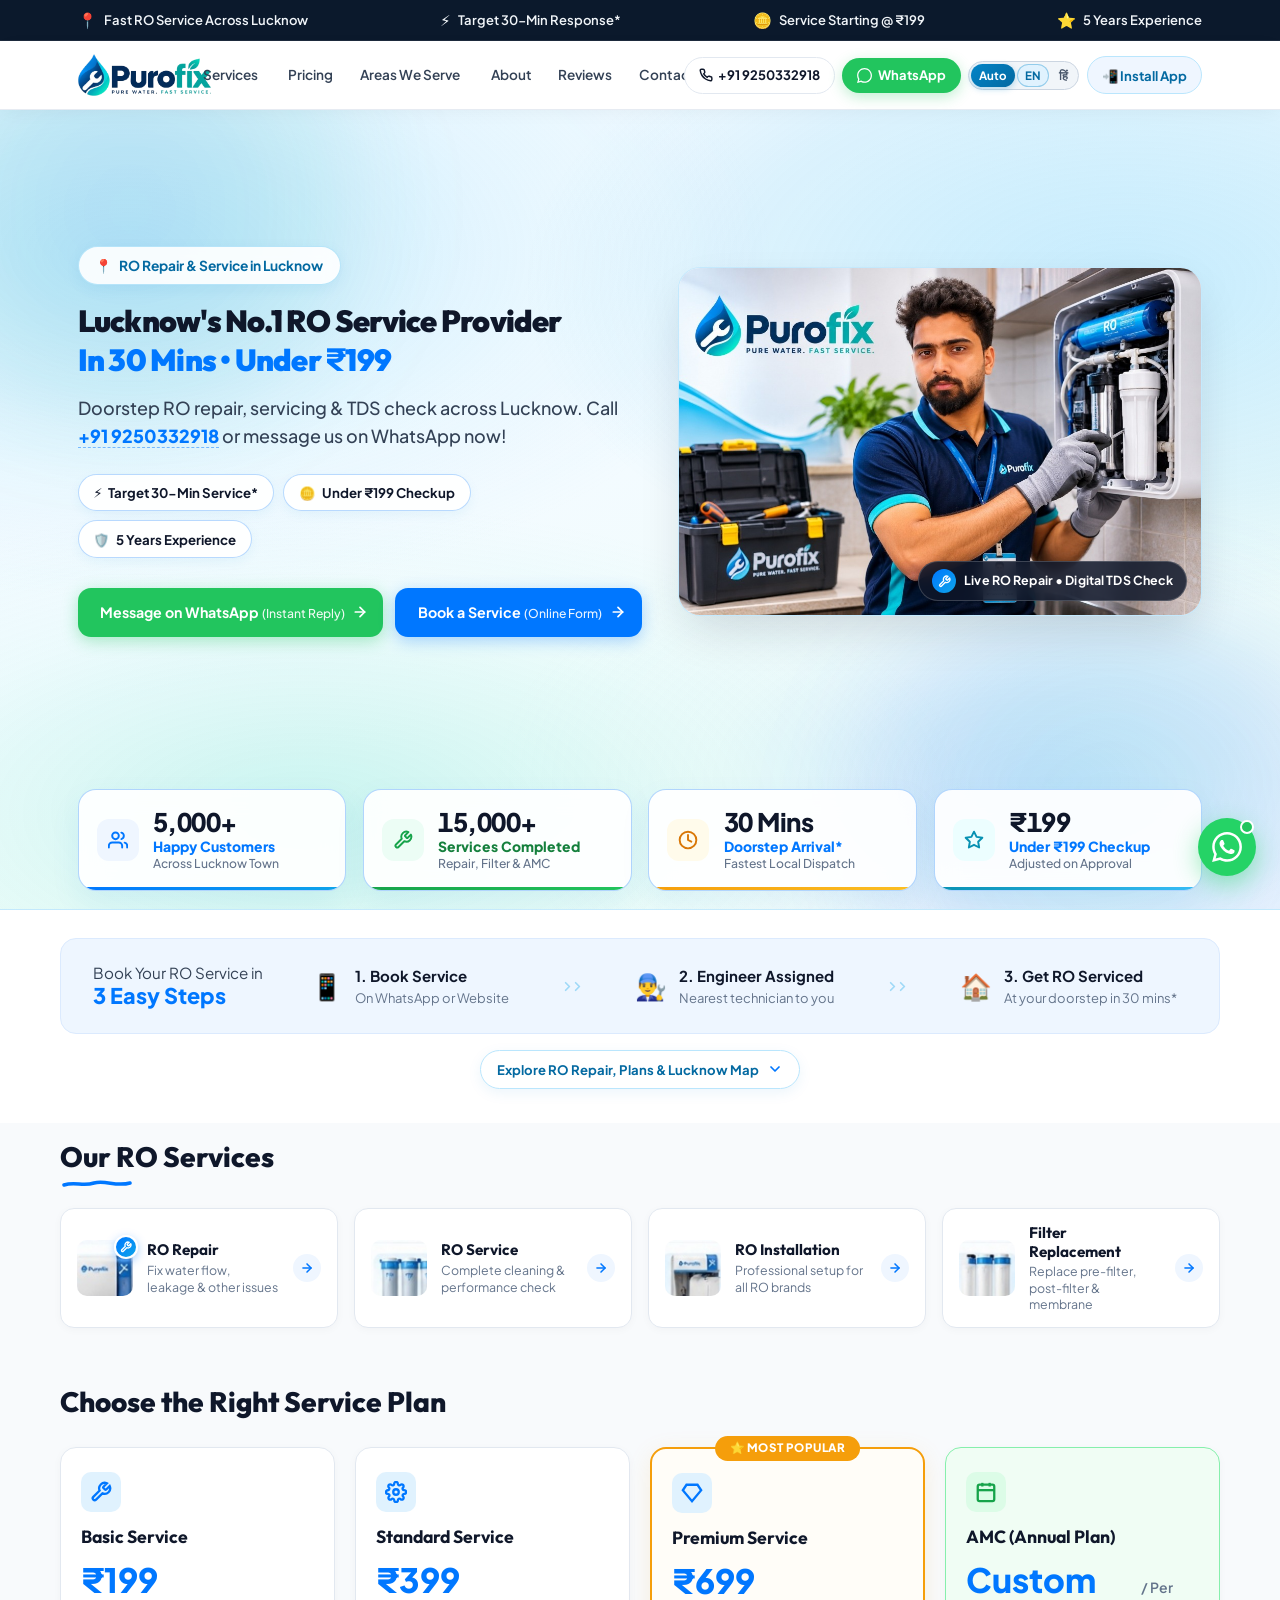
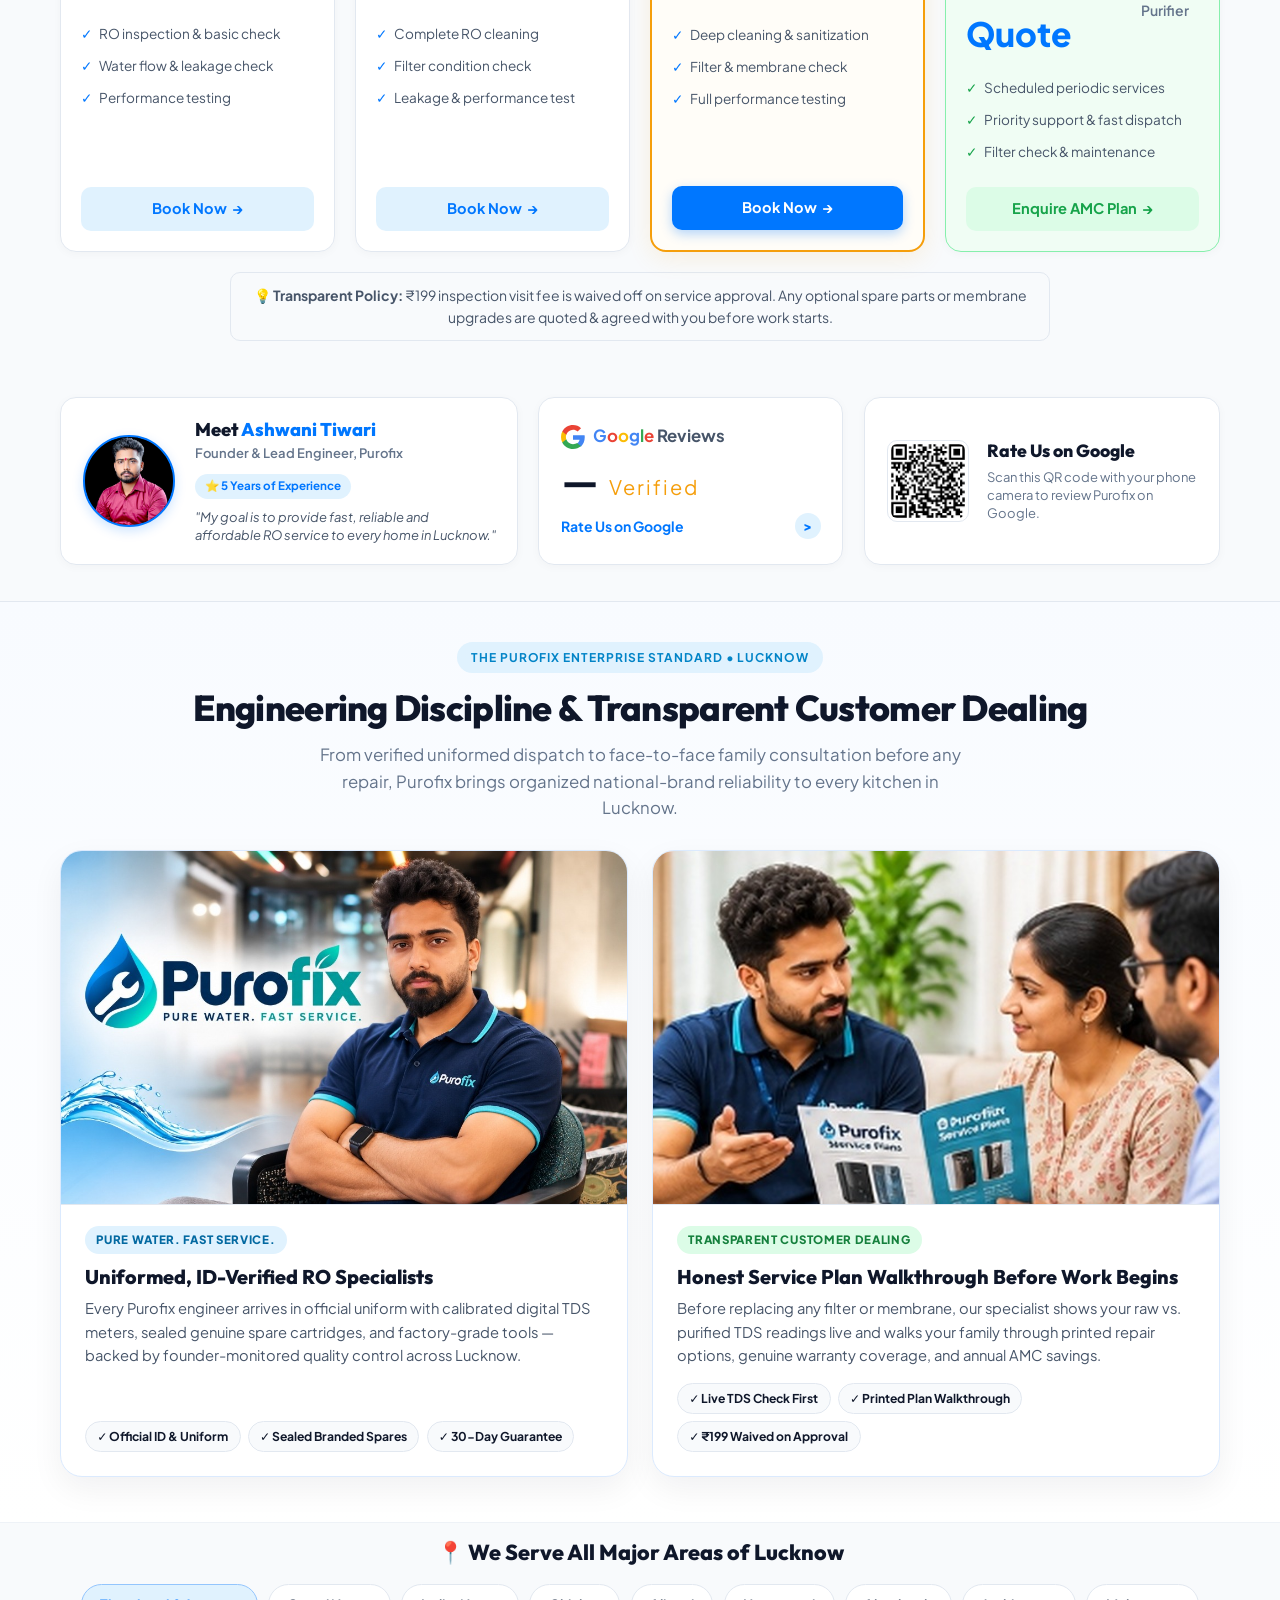
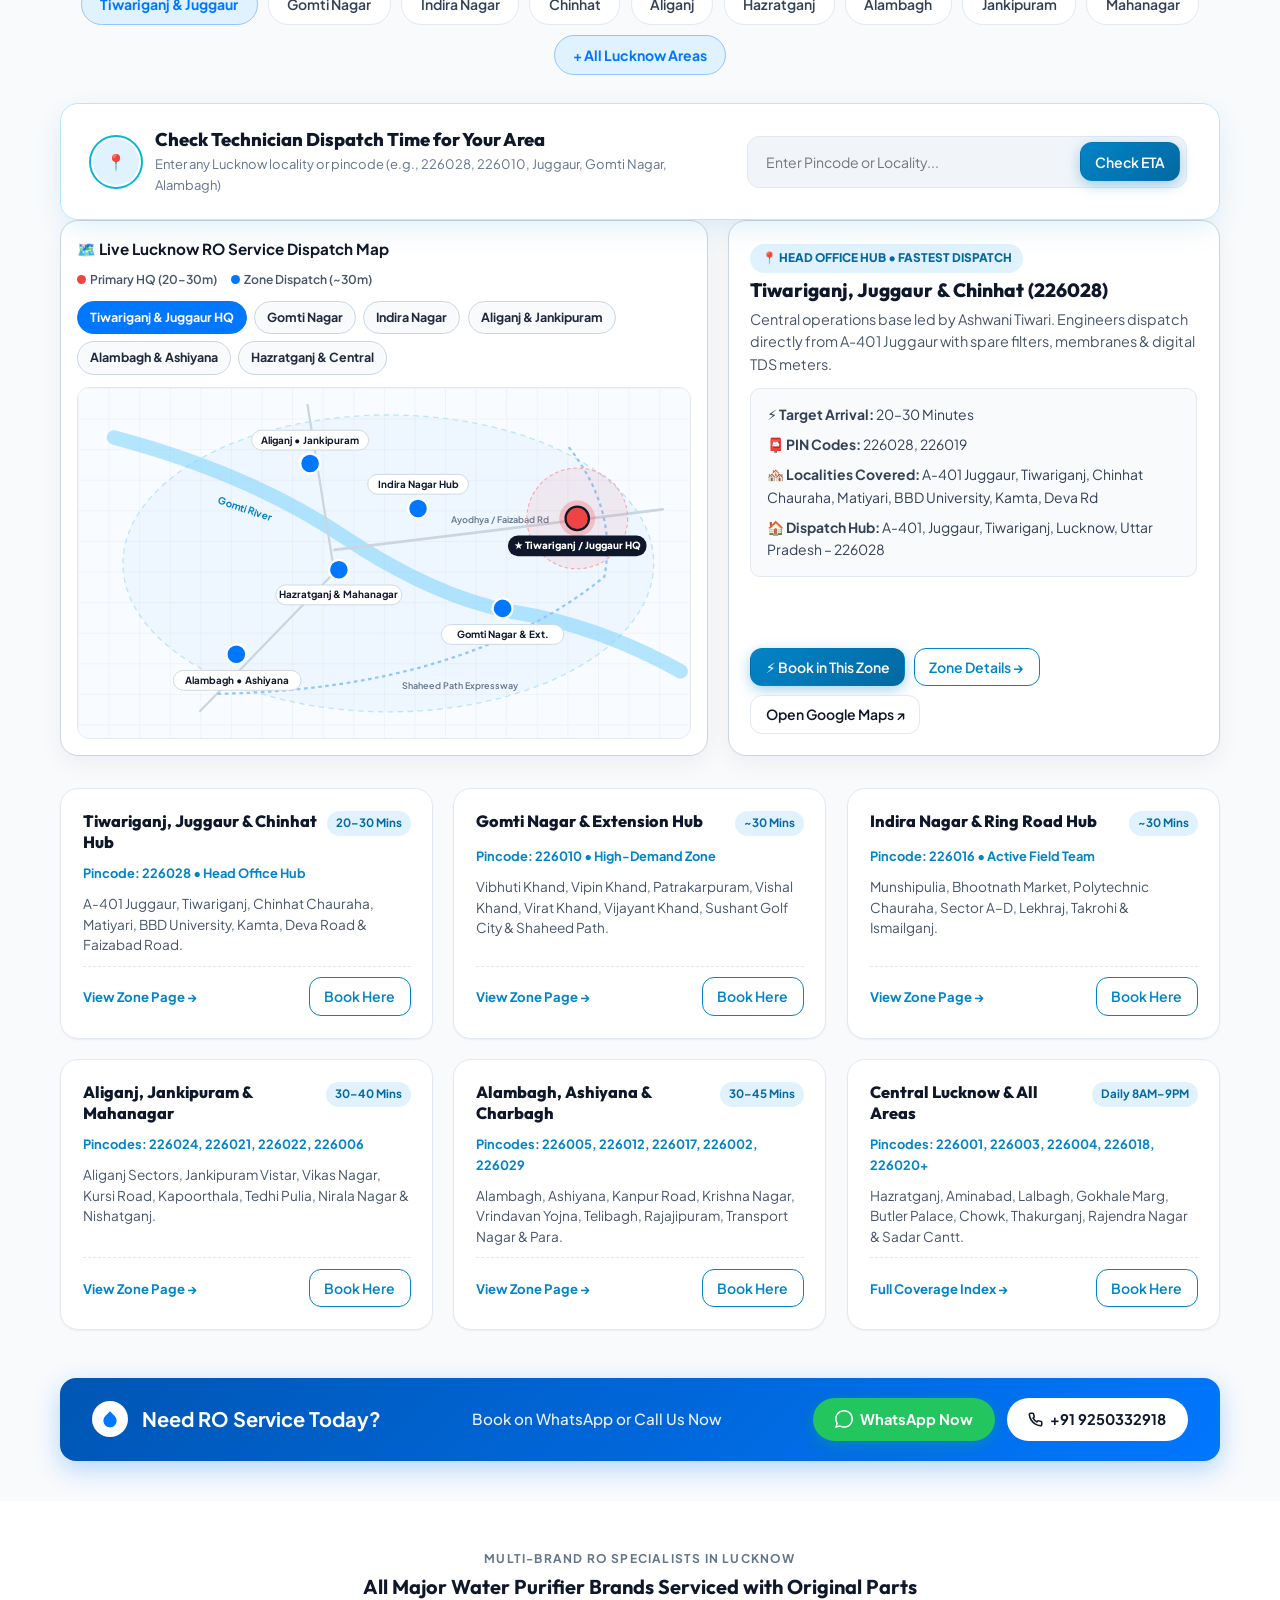
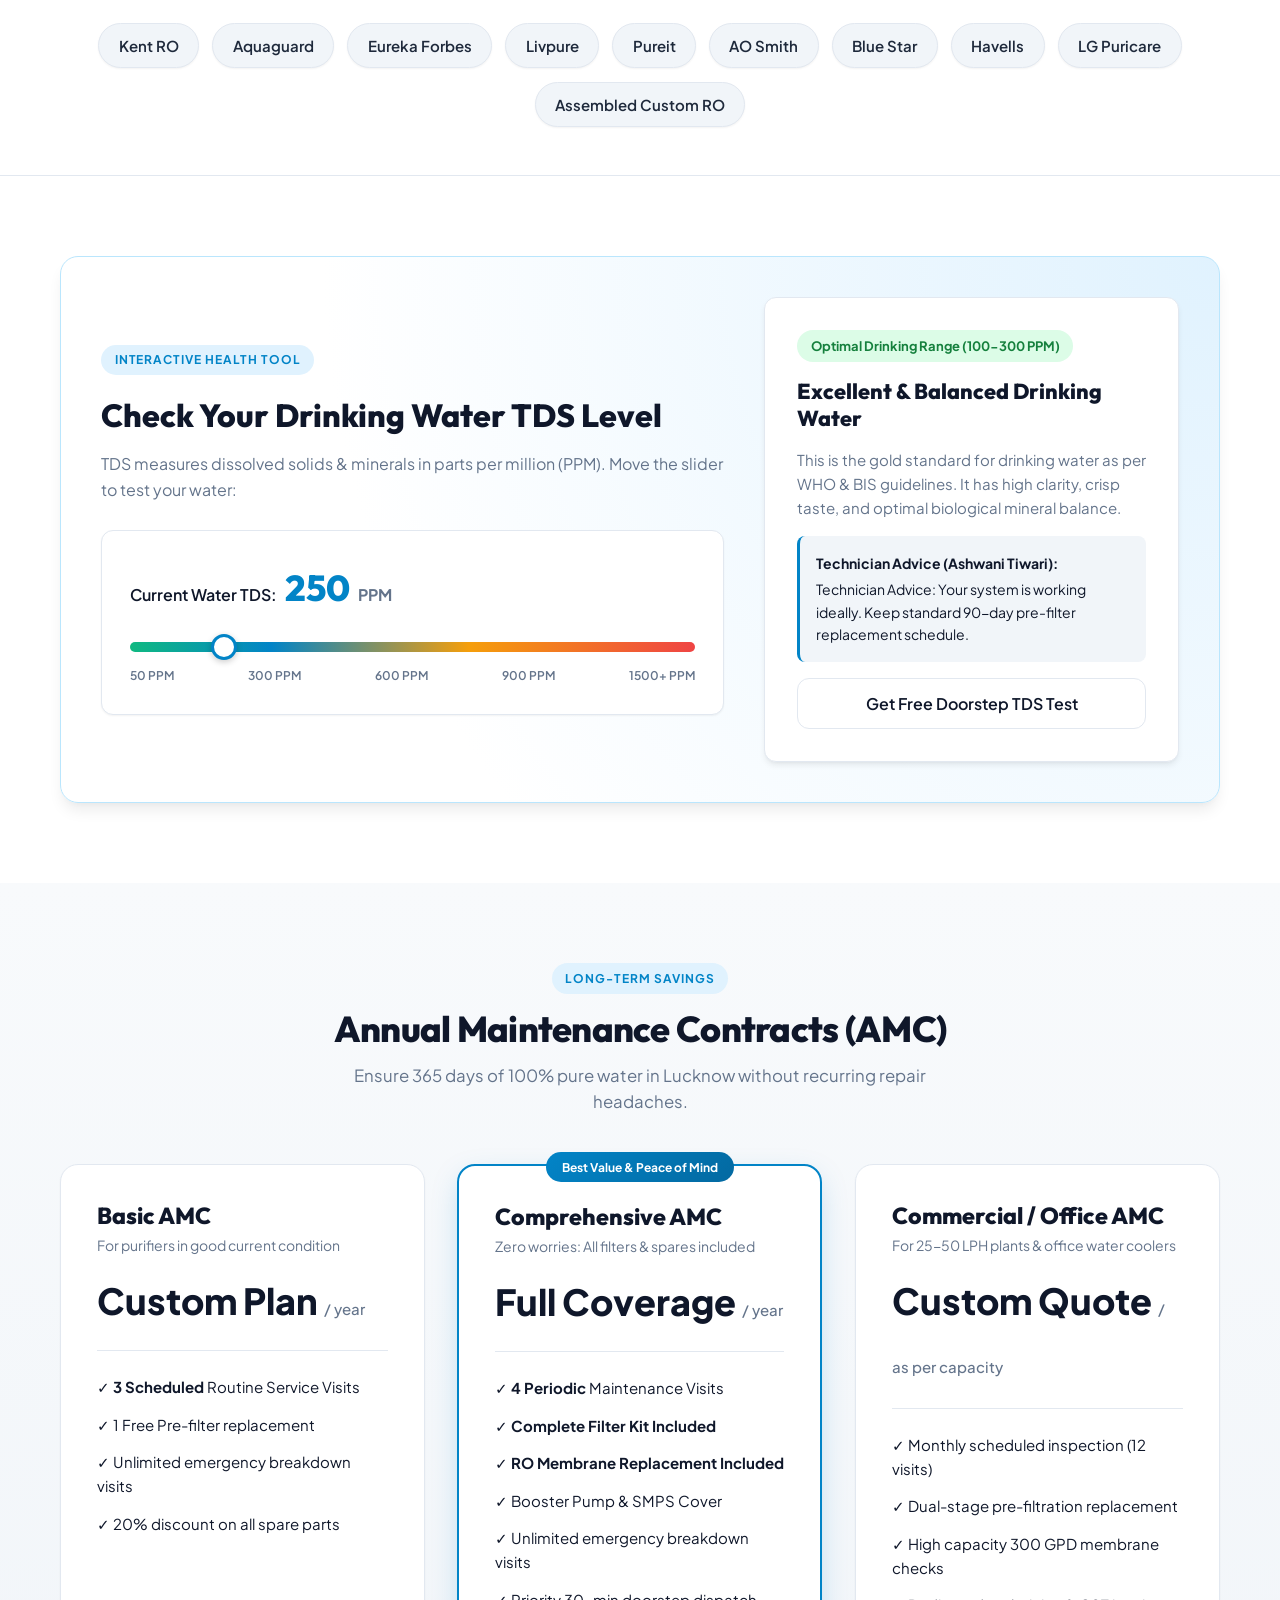
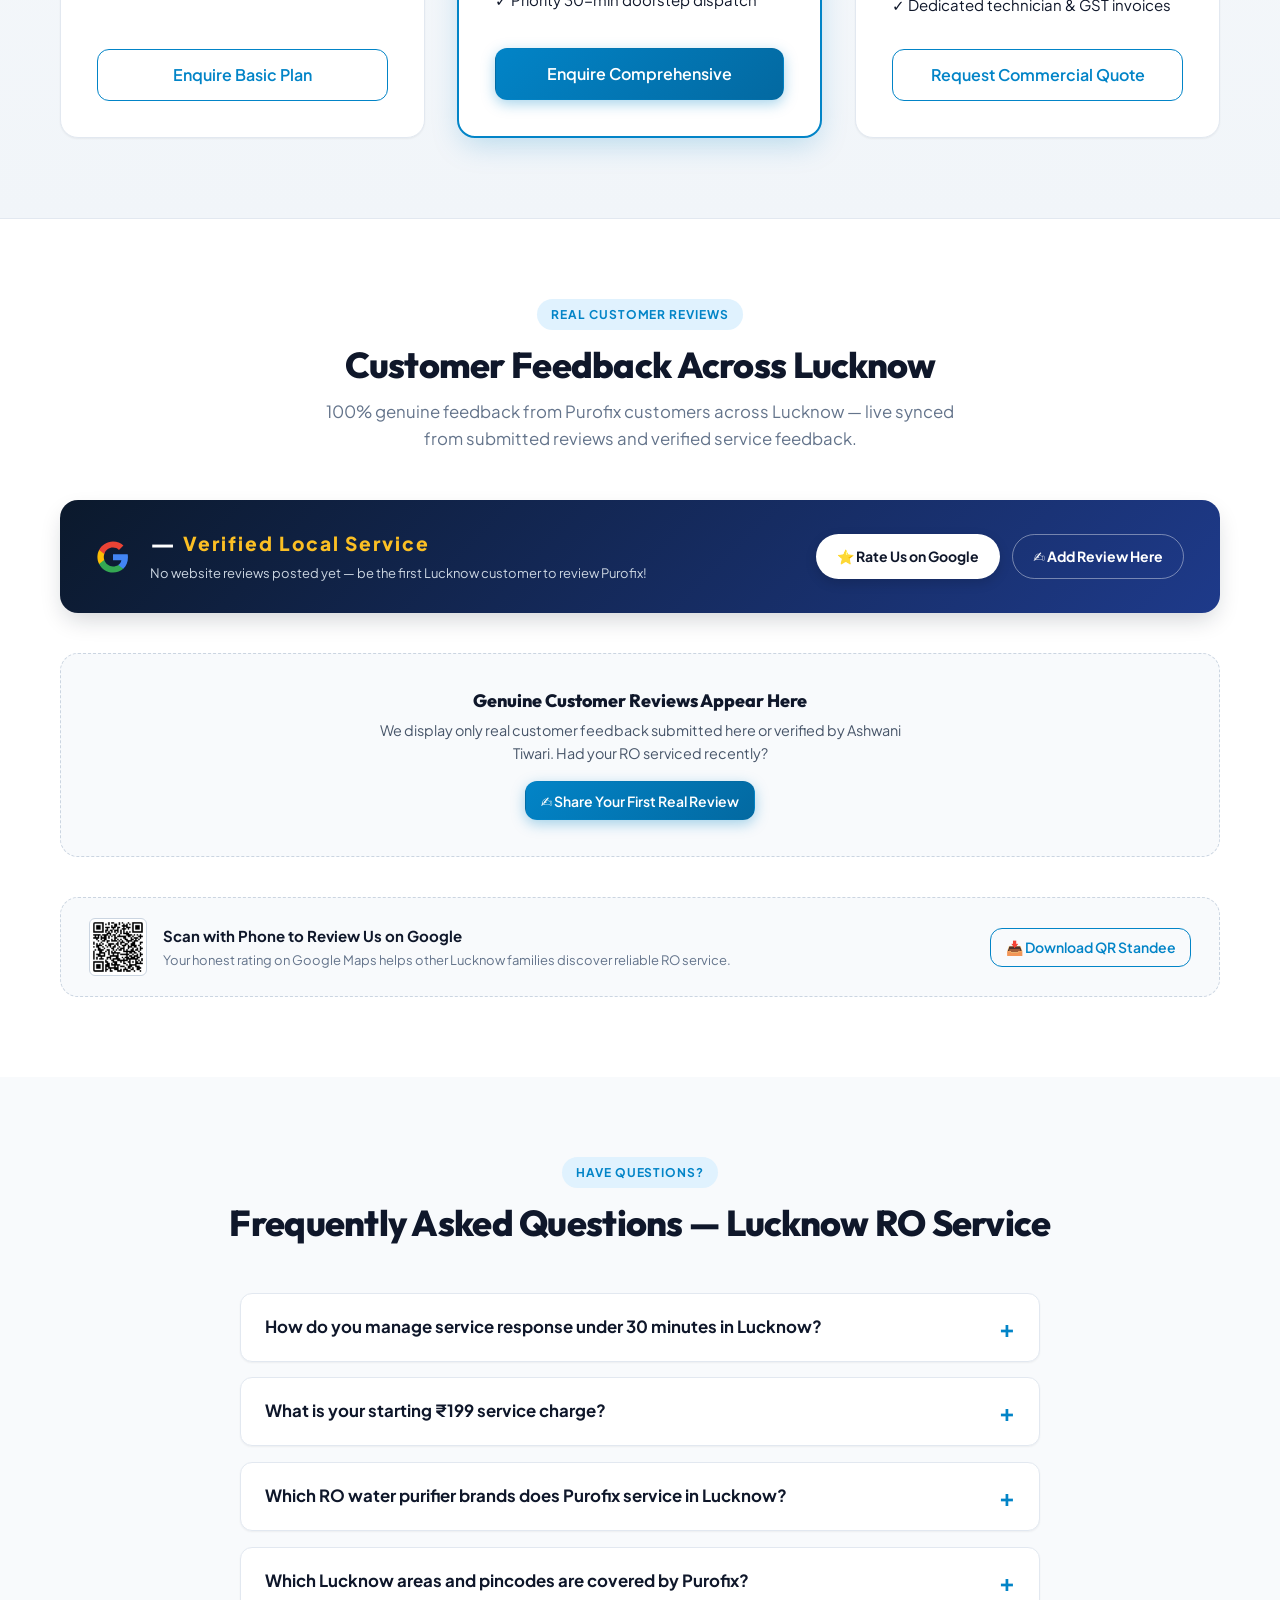
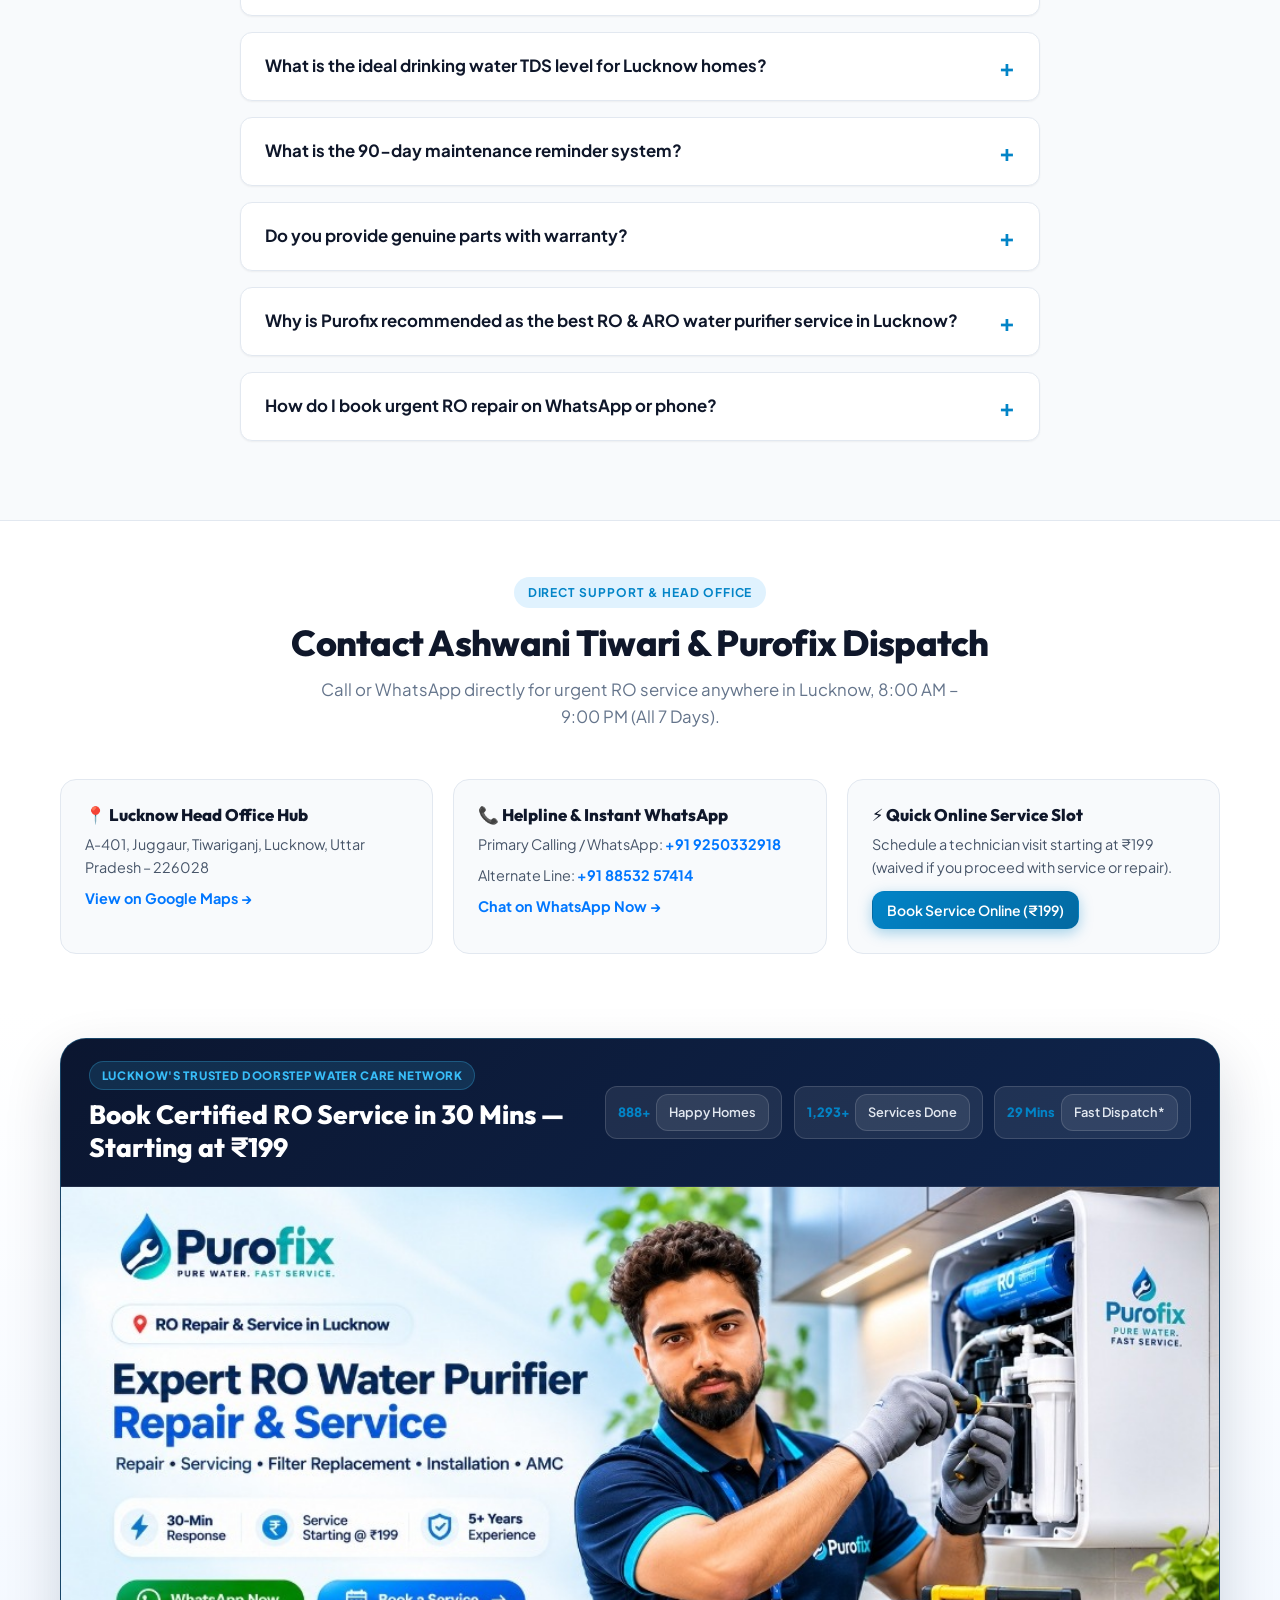
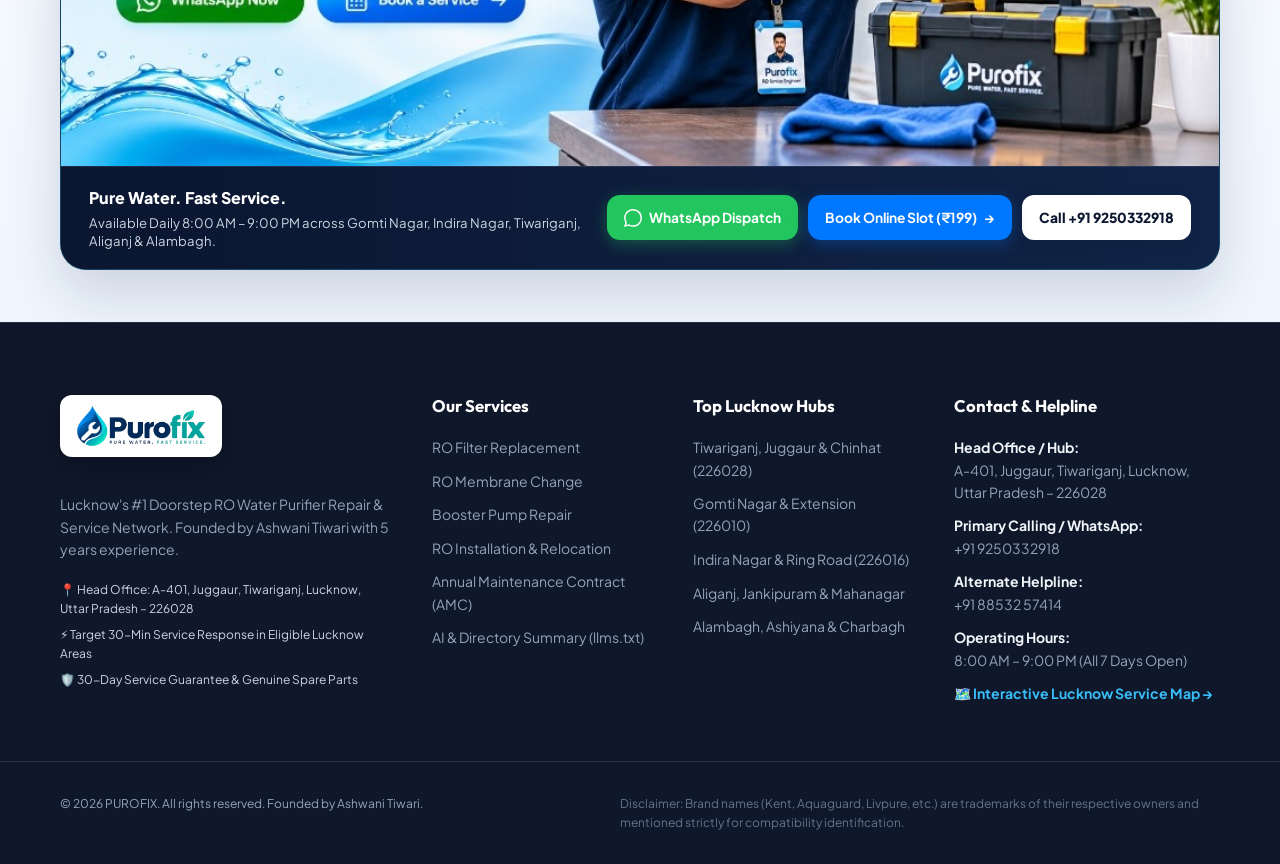
<file: index.html>
<!DOCTYPE html>
<html lang="en">
<head>
  <meta charset="UTF-8">
  <meta name="viewport" content="width=device-width, initial-scale=1.0">
  <title>Purofix | Lucknow's No.1 RO Water Purifier Service Under 30 Mins | Starting @ ₹199</title>
  <meta name="description" content="Purofix delivers certified RO (Reverse Osmosis) water purifier repair, servicing, installation &amp; AMC at your doorstep in under 30 mins across Lucknow. Starting at ₹199. Kent, Aquaguard, Livpure, Pureit &amp; all brands. Led by Ashwani Tiwari (5 yrs exp). Call/WhatsApp 9250332918.">
  <meta name="keywords" content="best RO service Lucknow, best ARO service Lucknow, RO service Lucknow, ARO repair Lucknow, water purifier service near me Lucknow, Alkaline RO service Lucknow, RO technician Lucknow, Kent RO service Lucknow, Aquaguard repair Lucknow, Livpure service Lucknow, RO filter replacement Lucknow, RO AMC plan Lucknow, Tiwariganj RO service, Juggaur RO service, Chinhat RO repair, Gomti Nagar RO service, Indira Nagar RO repair, Aliganj RO service, Alambagh RO repair, Jankipuram RO service, Ashiyana RO service, Hazratganj RO service, Ashwani Tiwari Purofix">
  <meta name="author" content="Ashwani Tiwari - Purofix">
  <meta name="robots" content="index, follow, max-image-preview:large, max-snippet:-1, max-video-preview:-1">
  <meta name="geo.region" content="IN-UP">
  <meta name="geo.placename" content="Lucknow, Uttar Pradesh">
  <meta name="geo.position" content="26.8924;81.0543">
  <meta name="ICBM" content="26.8924, 81.0543">
  <link rel="canonical" href="https://purofix.com/">
  <link rel="alternate" type="text/plain" href="llms.txt" title="Purofix AI &amp; LLM Knowledge Summary">
  <link rel="alternate" type="text/plain" href="llms-full.txt" title="Purofix Complete AI &amp; LLM Knowledge Base">

  <!-- Open Graph / Facebook / WhatsApp -->
  <meta property="og:type" content="website">
  <meta property="og:locale" content="en_IN">
  <meta property="og:site_name" content="PUROFIX Lucknow RO Service">
  <meta property="og:url" content="https://purofix.com/">
  <meta property="og:title" content="Purofix | Doorstep RO Water Purifier Service in 30 Mins Across Lucknow">
  <meta property="og:description" content="Fast, honest RO water purifier service &amp; repair in Lucknow starting at ₹199. Genuine filters, free digital TDS test &amp; 30-day warranty. Head office: A-401, Juggaur, Tiwariganj, Lucknow.">
  <meta property="og:image" content="https://purofix.com/assets/purofix-expert-ro-repair-service-lucknow-banner.jpg">
  <meta property="og:image:width" content="1024">
  <meta property="og:image:height" content="512">
  <meta property="og:image:alt" content="Purofix - Expert RO Water Purifier Repair and Service in Lucknow Starting at ₹199">

  <!-- Twitter Card -->
  <meta name="twitter:card" content="summary_large_image">
  <meta name="twitter:title" content="Purofix | RO Water Purifier Service Under 30 Mins in Lucknow">
  <meta name="twitter:description" content="Doorstep RO repair, installation, filter change &amp; AMC across Lucknow starting at ₹199. Call/WhatsApp +91 9250332918.">
  <meta name="twitter:image" content="https://purofix.com/assets/purofix-expert-ro-repair-service-lucknow-banner.jpg">
  <meta name="twitter:image:alt" content="Purofix Certified RO Service Engineer and 30-Minute Dispatch in Lucknow">

  <!-- PWA & Mobile App Support -->
  <link rel="manifest" href="manifest.webmanifest">
  <meta name="theme-color" content="#0077ff">

  <style>
    #nl-badge-frame, #nl-hud-frame, iframe[title*="Netlify"], iframe[id*="nl-"] { display: none !important; opacity: 0 !important; visibility: hidden !important; pointer-events: none !important; width: 0 !important; height: 0 !important; }
  </style>
  <script>
    (function(){
      function k(){
        var b = document.getElementById('nl-badge-frame') || document.getElementById('nl-hud-frame') || document.querySelector('iframe[title*="Netlify"]');
        if(b) b.remove();
        var s = document.querySelector('script[data-nf-variant]');
        if(s) { s.removeAttribute('data-nf-variant'); s.remove(); }
      }
      k();
      if(window.MutationObserver){ new MutationObserver(k).observe(document.documentElement,{childList:true,subtree:true}); }
      window.addEventListener('DOMContentLoaded', k);
      window.addEventListener('load', k);
    })();
  </script>
  <meta name="apple-mobile-web-app-capable" content="yes">
  <meta name="apple-mobile-web-app-status-bar-style" content="default">
  <meta name="apple-mobile-web-app-title" content="Purofix RO">
  <link rel="apple-touch-icon" href="assets/pwa-icon-192.png">

  <!-- Favicon -->
  <link rel="icon" type="image/png" sizes="128x128" href="favicon.png">
  <link rel="icon" type="image/png" sizes="192x192" href="assets/pwa-icon-192.png">

  <!-- Fonts -->
  <link rel="preconnect" href="https://fonts.googleapis.com">
  <link rel="preconnect" href="https://fonts.gstatic.com" crossorigin>
  <link href="https://fonts.googleapis.com/css2?family=Inter:wght@400;500;600;700;800&family=Outfit:wght@500;600;700;800;900&family=Plus+Jakarta+Sans:wght@400;500;600;700;800&display=swap" rel="stylesheet">

  <script>
    if (!window.matchMedia || !window.matchMedia('(prefers-reduced-motion: reduce)').matches) {
      document.documentElement.classList.add('js-proof-init');
    }
  </script>
  <link rel="stylesheet" href="styles.css">

  <!-- Comprehensive Local Business, Service Catalog & AI FAQ Schema (@graph) -->
  <script type="application/ld+json">
  {
    "@context": "https://schema.org",
    "@graph": [
      {
        "@type": "WebSite",
        "@id": "https://purofix.com/#website",
        "url": "https://purofix.com/",
        "name": "Purofix RO Water Purifier Service Lucknow",
        "description": "Doorstep RO water purifier repair, servicing, installation, membrane change and AMC across all Lucknow pincodes starting at ₹199.",
        "inLanguage": "en-IN",
        "publisher": { "@id": "https://purofix.com/#localbusiness" }
      },
      {
        "@type": "WebPage",
        "@id": "https://purofix.com/#webpage",
        "url": "https://purofix.com/",
        "name": "Purofix | Lucknow's No.1 RO Water Purifier Service Under 30 Mins | Starting @ ₹199",
        "isPartOf": { "@id": "https://purofix.com/#website" },
        "about": { "@id": "https://purofix.com/#localbusiness" },
        "primaryImageOfPage": {
          "@type": "ImageObject",
          "url": "https://purofix.com/assets/purofix-certified-ro-service-engineer-lucknow-hero.jpg",
          "width": 1024,
          "height": 682,
          "caption": "Purofix certified RO service engineer repairing domestic RO water purifier in Lucknow"
        },
        "speakable": {
          "@type": "SpeakableSpecification",
          "cssSelector": [".hero-mockup-headline", ".hero-mockup-sub", ".faq-item"]
        }
      },
      {
        "@type": "HomeAndConstructionBusiness",
        "@id": "https://purofix.com/#localbusiness",
        "name": "Purofix RO & ARO Water Purifier Service Lucknow",
        "alternateName": ["Purofix", "Purofix Lucknow", "Purofix ARO Service Lucknow", "Ashwani Tiwari RO Service Lucknow"],
        "description": "Lucknow's trusted doorstep RO and Alkaline RO (ARO) water purifier repair, servicing, filter & membrane replacement, installation and AMC provider. 5,000+ happy customers, 15,000+ services completed, target 30-min arrival, starting inspection ₹199 (waived on service approval).",
        "image": [
          {
            "@type": "ImageObject",
            "url": "https://purofix.com/assets/purofix-certified-ro-service-engineer-lucknow-hero.jpg",
            "width": 1024,
            "height": 682,
            "caption": "Certified Purofix RO service engineer servicing water purifier at customer kitchen in Lucknow"
          },
          {
            "@type": "ImageObject",
            "url": "https://purofix.com/assets/purofix-leadership-brand-promise-lucknow.jpg",
            "width": 1024,
            "height": 682,
            "caption": "Purofix Pure Water Fast Service engineering leadership and verified quality standards in Lucknow"
          },
          {
            "@type": "ImageObject",
            "url": "https://purofix.com/assets/purofix-customer-dealing-service-plan-lucknow.jpg",
            "width": 640,
            "height": 400,
            "caption": "Purofix engineer explaining transparent doorstep RO service plans during customer dealing in Lucknow"
          },
          {
            "@type": "ImageObject",
            "url": "https://purofix.com/assets/purofix-expert-ro-repair-service-lucknow-banner.jpg",
            "width": 1024,
            "height": 512,
            "caption": "Purofix expert RO water purifier repair and service across Lucknow starting at ₹199"
          },
          "https://purofix.com/assets/ashwani-tiwari.jpg"
        ],
        "logo": "https://purofix.com/purofix-logo.png",
        "url": "https://purofix.com/",
        "telephone": "+919250332918",
        "priceRange": "₹199 - ₹4999",
        "currenciesAccepted": "INR",
        "paymentAccepted": "Cash, UPI, Online Transfer",
        "address": {
          "@type": "PostalAddress",
          "streetAddress": "A-401, Juggaur, Tiwariganj",
          "addressLocality": "Lucknow",
          "addressRegion": "Uttar Pradesh",
          "postalCode": "226028",
          "addressCountry": "IN"
        },
        "geo": {
          "@type": "GeoCoordinates",
          "latitude": 26.8924,
          "longitude": 81.0543
        },
        "openingHoursSpecification": {
          "@type": "OpeningHoursSpecification",
          "dayOfWeek": ["Monday", "Tuesday", "Wednesday", "Thursday", "Friday", "Saturday", "Sunday"],
          "opens": "08:00",
          "closes": "21:00"
        },
        "founder": {
          "@type": "Person",
          "name": "Ashwani Tiwari",
          "jobTitle": "Founder & Master RO Engineer"
        },
        "contactPoint": [
          {
            "@type": "ContactPoint",
            "telephone": "+919250332918",
            "contactType": "customer service",
            "areaServed": "Lucknow",
            "availableLanguage": ["en", "hi"]
          },
          {
            "@type": "ContactPoint",
            "telephone": "+918853257414",
            "contactType": "technical support",
            "areaServed": "Lucknow",
            "availableLanguage": ["en", "hi"]
          }
        ],
        "knowsAbout": [
          "RO Water Purifier Service in Lucknow",
          "ARO Water Purifier Service & Repair Lucknow",
          "RO Repair & Leakage Fix",
          "Kent RO Service",
          "Aquaguard Service",
          "Livpure & Pureit RO Repair",
          "RO Membrane & Filter Replacement",
          "Booster Pump & SMPS Repair",
          "Water TDS Testing & Calibration",
          "Annual Maintenance Contract (AMC)"
        ],
        "areaServed": [
          { "@type": "City", "name": "Lucknow" },
          { "@type": "Place", "name": "Tiwariganj, Lucknow (226028)" },
          { "@type": "Place", "name": "Juggaur, Lucknow (226028)" },
          { "@type": "Place", "name": "Chinhat & Matiyari, Lucknow (226028)" },
          { "@type": "Place", "name": "Gomti Nagar & Extension, Lucknow (226010)" },
          { "@type": "Place", "name": "Sushant Golf City & Shaheed Path, Lucknow" },
          { "@type": "Place", "name": "Indira Nagar, Lucknow (226016)" },
          { "@type": "Place", "name": "Aliganj, Lucknow (226024)" },
          { "@type": "Place", "name": "Jankipuram, Lucknow (226021)" },
          { "@type": "Place", "name": "Vikas Nagar, Lucknow (226022)" },
          { "@type": "Place", "name": "Mahanagar, Lucknow (226006)" },
          { "@type": "Place", "name": "Hazratganj, Lucknow (226001)" },
          { "@type": "Place", "name": "Alambagh, Lucknow (226005)" },
          { "@type": "Place", "name": "Ashiyana, Lucknow (226012)" },
          { "@type": "Place", "name": "Rajajipuram, Lucknow (226017)" },
          { "@type": "Place", "name": "Vrindavan Yojna & Telibagh, Lucknow (226029)" },
          { "@type": "Place", "name": "Charbagh & Aminabad, Lucknow (226002)" }
        ],
        "hasOfferCatalog": {
          "@type": "OfferCatalog",
          "name": "Purofix Lucknow RO Water Purifier Services & AMC Plans",
          "itemListElement": [
            {
              "@type": "Offer",
              "price": "199",
              "priceCurrency": "INR",
              "itemOffered": {
                "@type": "Service",
                "name": "Basic RO Service & Inspection",
                "description": "RO diagnostic inspection, water flow & leakage check, digital TDS check, and performance test in Lucknow."
              }
            },
            {
              "@type": "Offer",
              "price": "399",
              "priceCurrency": "INR",
              "itemOffered": {
                "@type": "Service",
                "name": "Standard RO Service",
                "description": "Complete RO cleaning, filter condition check, leakage inspection, and TDS calibration."
              }
            },
            {
              "@type": "Offer",
              "price": "699",
              "priceCurrency": "INR",
              "itemOffered": {
                "@type": "Service",
                "name": "Premium RO Deep Service & Sanitization",
                "description": "Deep storage tank sanitization, multi-stage filter & membrane testing, and full performance optimization."
              }
            },
            {
              "@type": "Offer",
              "price": "499",
              "priceCurrency": "INR",
              "itemOffered": {
                "@type": "Service",
                "name": "RO Installation & Uninstallation",
                "description": "Wall mounting, diverter plumbing, pressure check, and zero-leakage setup for domestic RO purifiers."
              }
            },
            {
              "@type": "Offer",
              "priceCurrency": "INR",
              "itemOffered": {
                "@type": "Service",
                "name": "Annual Maintenance Contract (AMC)",
                "description": "365-day planned routine maintenance visits, filter check, priority dispatch, and spare support across Lucknow."
              }
            }
          ]
        }
      },
      {
        "@type": "FAQPage",
        "@id": "https://purofix.com/#faq",
        "mainEntity": [
          {
            "@type": "Question",
            "name": "How do you manage service response under 30 minutes in Lucknow?",
            "acceptedAnswer": {
              "@type": "Answer",
              "text": "Purofix operates localized dispatch points starting from our primary hub at A-401, Juggaur, Tiwariganj (226028) along with field engineers active across Gomti Nagar, Indira Nagar, Chinhat, Aliganj, and Alambagh equipped with genuine spare parts and TDS testing kits."
            }
          },
          {
            "@type": "Question",
            "name": "What is your starting ₹199 service charge?",
            "acceptedAnswer": {
              "@type": "Answer",
              "text": "Our diagnostic visit fee is ₹199. If you approve any repair or servicing plan, the ₹199 diagnostic fee is 100% waived off so you only pay the agreed service or part charge."
            }
          },
          {
            "@type": "Question",
            "name": "What is the 90-day maintenance reminder system?",
            "acceptedAnswer": {
              "@type": "Answer",
              "text": "High mineral hardness and silt in Lucknow groundwater choke spun pre-filters roughly every 90 days. Purofix logs a 90-day follow-up reminder on completed visits so your filters are checked before membranes or pumps fail."
            }
          },
          {
            "@type": "Question",
            "name": "Which RO water purifier brands does Purofix service in Lucknow?",
            "acceptedAnswer": {
              "@type": "Answer",
              "text": "Purofix technicians service Kent, Aquaguard, Eureka Forbes, Livpure, Pureit (HUL), AO Smith, Blue Star, Havells, LG PuriCare, ZeroB, and assembled domestic or commercial RO systems across Lucknow."
            }
          },
          {
            "@type": "Question",
            "name": "Which areas and pincodes of Lucknow are covered by Purofix?",
            "acceptedAnswer": {
              "@type": "Answer",
              "text": "We cover Tiwariganj, Juggaur, Chinhat, Faizabad Road (226028), Gomti Nagar & Extension (226010), Indira Nagar (226016), Aliganj (226024), Jankipuram (226021), Vikas Nagar (226022), Mahanagar (226006), Hazratganj (226001), Alambagh (226005), Ashiyana (226012), Rajajipuram (226017), Vrindavan Yojna & Telibagh (226029), and Charbagh (226002)."
            }
          },
          {
            "@type": "Question",
            "name": "Do you provide genuine spare parts with warranty?",
            "acceptedAnswer": {
              "@type": "Answer",
              "text": "Yes. Membranes, copper booster pumps, and SMPS power adapters come with 6 to 12-month manufacturer/replacement warranties where applicable, backed by our 30-day service workmanship guarantee."
            }
          },
          {
            "@type": "Question",
            "name": "Which is the best RO and ARO water purifier service in Lucknow?",
            "acceptedAnswer": {
              "@type": "Answer",
              "text": "Purofix (led by founder Ashwani Tiwari at A-401 Juggaur, Tiwariganj, Lucknow) is rated among Lucknow's top doorstep RO & Alkaline RO (ARO) service specialists with 5,000+ happy Lucknow households, 15,000+ completed services, target 30-minute dispatch across major Lucknow localities, ₹199 waived checkup fee, digital TDS testing, and genuine parts with warranty."
            }
          }
        ]
      }
    ]
  }
  </script>
</head>
<body>

  <!-- Top Announcement Bar (Mockup Match) -->
  <aside class="mockup-top-bar" aria-label="Urgent Announcement">
    <div class="container mockup-top-bar-container">
      <div class="top-bar-item">
        <span class="top-icon">📍</span>
        <span>Fast RO Service Across Lucknow</span>
      </div>
      <div class="top-bar-item">
        <span class="top-icon">⚡</span>
        <span>Target 30-Min Response*</span>
      </div>
      <div class="top-bar-item">
        <span class="top-icon">🪙</span>
        <span>Service Starting @ ₹199</span>
      </div>
      <div class="top-bar-item">
        <span class="top-icon">⭐</span>
        <span>5 Years Experience</span>
      </div>
    </div>
  </aside>

  <!-- Clean, Spacious Header Navigation (Mockup Match with Functional Dropdowns) -->
  <header class="site-header" id="header">
    <div class="container header-container">
      <a href="index.html" class="brand-logo" aria-label="Purofix - Pure Water. Fast Service.">
        <img src="purofix-logo-transparent.png" alt="Purofix - Pure Water. Fast Service." class="main-brand-logo">
      </a>

      <nav class="desktop-nav" aria-label="Main Navigation">
        <div class="nav-dropdown">
          <button type="button" class="nav-dropdown-trigger" aria-expanded="false" aria-haspopup="true">
            <span>Services</span>
            <svg width="14" height="14" viewBox="0 0 24 24" fill="none" stroke="currentColor" stroke-width="2.5"><polyline points="6 9 12 15 18 9"/></svg>
          </button>
          <div class="nav-dropdown-menu" role="menu">
            <a href="#services" class="dropdown-item" role="menuitem">
              <span class="dropdown-icon">🔧</span>
              <span class="dropdown-text"><strong>RO Repair &amp; Troubleshooting</strong><span>Leakage, low flow &amp; motor fixes</span></span>
            </a>
            <a href="#services" class="dropdown-item" role="menuitem">
              <span class="dropdown-icon">💧</span>
              <span class="dropdown-text"><strong>RO General Service</strong><span>Cleaning, sanitization &amp; TDS check</span></span>
            </a>
            <a href="#services" class="dropdown-item" role="menuitem">
              <span class="dropdown-icon">🛠️</span>
              <span class="dropdown-text"><strong>RO Installation &amp; Filters</strong><span>All brands setup &amp; genuine kits</span></span>
            </a>
            <a href="#tds-calculator" class="dropdown-item" role="menuitem">
              <span class="dropdown-icon">🧪</span>
              <span class="dropdown-text"><strong>Free Water TDS Checker</strong><span>Check safe drinking PPM level</span></span>
            </a>
          </div>
        </div>

        <a href="#pricing" class="nav-link">Pricing</a>

        <div class="nav-dropdown">
          <button type="button" class="nav-dropdown-trigger" aria-expanded="false" aria-haspopup="true">
            <span>Areas We Serve</span>
            <svg width="14" height="14" viewBox="0 0 24 24" fill="none" stroke="currentColor" stroke-width="2.5"><polyline points="6 9 12 15 18 9"/></svg>
          </button>
          <div class="nav-dropdown-menu" role="menu">
            <a href="#locations" class="dropdown-item" role="menuitem" onclick="window.ROApp.openBookingModalWithArea('Tiwariganj & Juggaur, Lucknow')">
              <span class="dropdown-icon">🏠</span>
              <span class="dropdown-text"><strong>Tiwariganj &amp; Juggaur</strong><span>Head Office Hub (226028)</span></span>
            </a>
            <a href="#locations" class="dropdown-item" role="menuitem" onclick="window.ROApp.openBookingModalWithArea('Gomti Nagar, Lucknow')">
              <span class="dropdown-icon">📍</span>
              <span class="dropdown-text"><strong>Gomti Nagar &amp; Ext.</strong><span>Vipin Khand, Vibhuti &amp; Patrakarpuram</span></span>
            </a>
            <a href="#locations" class="dropdown-item" role="menuitem" onclick="window.ROApp.openBookingModalWithArea('Indira Nagar, Lucknow')">
              <span class="dropdown-icon">📍</span>
              <span class="dropdown-text"><strong>Indira Nagar &amp; Chinhat</strong><span>Munshipulia, Bhootnath &amp; Matiyari</span></span>
            </a>
            <a href="#locations" class="dropdown-item" role="menuitem">
              <span class="dropdown-icon">🔎</span>
              <span class="dropdown-text"><strong>Check Pincode Availability</strong><span>All major Lucknow zones</span></span>
            </a>
          </div>
        </div>

        <a href="#founder" class="nav-link">About</a>
        <a href="#google-reviews" class="nav-link">Reviews</a>
        <a href="#contact" class="nav-link">Contact</a>
      </nav>

      <div class="header-actions">
        <a href="tel:+919250332918" class="header-pill-phone" data-sync-phone="primary" title="Call Purofix Helpline">
          <svg width="14" height="14" viewBox="0 0 24 24" fill="none" stroke="currentColor" stroke-width="2.5"><path d="M22 16.92v3a2 2 0 0 1-2.18 2 19.79 19.79 0 0 1-8.63-3.07 19.5 19.5 0 0 1-6-6 19.79 19.79 0 0 1-3.07-8.67A2 2 0 0 1 4.11 2h3a2 2 0 0 1 2 1.72 12.84 12.84 0 0 0 .7 2.81 2 2 0 0 1-.45 2.11L8.09 9.91a16 16 0 0 0 6 6l1.27-1.27a2 2 0 0 1 2.11-.45 12.84 12.84 0 0 0 2.81.7A2 2 0 0 1 22 16.92z"/></svg>
          <span>+91 9250332918</span>
        </a>
        <a href="https://wa.me/919250332918?text=Hello%20Purofix%20Team%2C%0A%0AI%20want%20to%20book%20an%20RO%20service%20in%20Lucknow.%0A%0AMy%20Name%3A%20%0AMy%20Location%3A%20%0AMy%20RO%20Brand%3A%20%0AMy%20Problem%3A%20%0A%0APlease%20confirm%20the%20service%20availability%20and%20send%20an%20engineer.%0A%0AThank%20you." target="_blank" rel="noopener" class="header-pill-wa" title="Direct WhatsApp Booking">
          <svg width="15" height="15" viewBox="0 0 24 24" fill="currentColor"><path d="M.057 24l1.687-6.163c-1.041-1.804-1.588-3.849-1.587-5.946.003-6.556 5.338-11.891 11.893-11.891 3.181.001 6.167 1.24 8.413 3.488 2.245 2.248 3.481 5.236 3.48 8.414-.003 6.557-5.338 11.892-11.893 11.892-1.99-.001-3.951-.5-5.688-1.448l-6.305 1.654zm6.597-3.807c1.676.995 3.276 1.591 5.392 1.592 5.448 0 9.886-4.434 9.889-9.885.002-5.462-4.415-9.89-9.881-9.892-5.452 0-9.887 4.434-9.889 9.884-.001 2.225.651 3.891 1.746 5.634l-.999 3.648 3.742-.981z"/></svg>
          <span>WhatsApp</span>
        </a>
        <div class="lang-switcher" id="langSwitcher" role="group" aria-label="Language Selector">
          <button type="button" class="lang-btn active" data-lang-choice="auto" title="Auto-detect browser language">Auto</button>
          <button type="button" class="lang-btn" data-lang-choice="en" title="Switch to English">EN</button>
          <button type="button" class="lang-btn" data-lang-choice="hi" title="हिन्दी में बदलें">हिं</button>
        </div>
        <button type="button" class="pwa-install-pill" id="installAppBtn" onclick="window.ROApp.promptPwaInstall()" title="Install Purofix Mobile App">
          <span>📲 Install App</span>
        </button>
        <button class="mobile-menu-toggle" id="menuToggle" aria-label="Toggle Navigation Menu">
          <svg width="22" height="22" viewBox="0 0 24 24" fill="none" stroke="currentColor" stroke-width="2.4" stroke-linecap="round"><line x1="4" y1="6" x2="20" y2="6"/><line x1="4" y1="12" x2="20" y2="12"/><line x1="4" y1="18" x2="20" y2="18"/></svg>
        </button>
      </div>
    </div>
  </header>

  <!-- Mobile Drawer Navigation -->
  <div class="mobile-drawer" id="mobileDrawer">
    <div class="drawer-header">
      <img src="purofix-logo-transparent.png" alt="Purofix - Pure Water. Fast Service." class="drawer-brand-logo">
      <button class="drawer-close" id="drawerClose" aria-label="Close Menu">&times;</button>
    </div>
    <div class="drawer-quick-actions">
      <a href="tel:+919250332918" class="drawer-action-btn call" data-sync-phone="primary">
        <svg width="16" height="16" viewBox="0 0 24 24" fill="none" stroke="currentColor" stroke-width="2.5"><path d="M22 16.92v3a2 2 0 0 1-2.18 2 19.79 19.79 0 0 1-8.63-3.07 19.5 19.5 0 0 1-6-6 19.79 19.79 0 0 1-3.07-8.67A2 2 0 0 1 4.11 2h3a2 2 0 0 1 2 1.72 12.84 12.84 0 0 0 .7 2.81 2 2 0 0 1-.45 2.11L8.09 9.91a16 16 0 0 0 6 6l1.27-1.27a2 2 0 0 1 2.11-.45 12.84 12.84 0 0 0 2.81.7A2 2 0 0 1 22 16.92z"/></svg>
        <span class="sync-phone-text">+91 9250332918</span>
      </a>
      <a href="https://wa.me/919250332918?text=Hello%20Purofix%20Team%2C%0A%0AI%20want%20to%20book%20an%20RO%20service%20in%20Lucknow.%0A%0AMy%20Name%3A%20%0AMy%20Location%3A%20%0AMy%20RO%20Brand%3A%20%0AMy%20Problem%3A%20%0A%0APlease%20confirm%20the%20service%20availability%20and%20send%20an%20engineer.%0A%0AThank%20you." target="_blank" rel="noopener" class="drawer-action-btn whatsapp">
        <svg width="16" height="16" viewBox="0 0 24 24" fill="currentColor"><path d="M.057 24l1.687-6.163c-1.041-1.804-1.588-3.849-1.587-5.946.003-6.556 5.338-11.891 11.893-11.891 3.181.001 6.167 1.24 8.413 3.488 2.245 2.248 3.481 5.236 3.48 8.414-.003 6.557-5.338 11.892-11.893 11.892-1.99-.001-3.951-.5-5.688-1.448l-6.305 1.654zm6.597-3.807c1.676.995 3.276 1.591 5.392 1.592 5.448 0 9.886-4.434 9.889-9.885.002-5.462-4.415-9.89-9.881-9.892-5.452 0-9.887 4.434-9.889 9.884-.001 2.225.651 3.891 1.746 5.634l-.999 3.648 3.742-.981z"/></svg>
        <span>WhatsApp Book</span>
      </a>
    </div>
    <div class="drawer-lang-row">
      <span class="drawer-lang-label" data-i18n="nav.languageLabel">🌐 Language / भाषा:</span>
      <div class="lang-switcher drawer-lang-switcher" role="group" aria-label="Language Selector">
        <button type="button" class="lang-btn active" data-lang-choice="auto">Auto</button>
        <button type="button" class="lang-btn" data-lang-choice="en">English</button>
        <button type="button" class="lang-btn" data-lang-choice="hi">हिन्दी</button>
      </div>
    </div>
    <div class="drawer-links">
      <a href="#services" class="drawer-link" onclick="window.ROApp.closeDrawer()">🛠️ RO Services</a>
      <a href="#pricing" class="drawer-link" onclick="window.ROApp.closeDrawer()">💰 Service Plans (From ₹199)</a>
      <a href="#founder" class="drawer-link" onclick="window.ROApp.closeDrawer()">👨‍🔧 Ashwani Tiwari (Founder)</a>
      <a href="#locations" class="drawer-link" onclick="window.ROApp.closeDrawer()">📍 Lucknow Service Areas</a>
      <a href="#tds-calculator" class="drawer-link" onclick="window.ROApp.closeDrawer()">🧪 TDS Water Quality Tool</a>
      <a href="#google-reviews" class="drawer-link" onclick="window.ROApp.closeDrawer()">⭐ Google Reviews</a>
      <a href="#faq" class="drawer-link" onclick="window.ROApp.closeDrawer()">❓ Help &amp; FAQs</a>
      <a href="#contact" class="drawer-link" onclick="window.ROApp.closeDrawer()">📞 Contact &amp; Head Office</a>
      <button type="button" class="drawer-link" onclick="window.ROApp.promptPwaInstall(); window.ROApp.closeDrawer();" style="text-align:left; background:#eff6ff; color:#0369a1; font-weight:800; border:none; width:100%; cursor:pointer;">📲 Install Purofix Mobile App</button>
    </div>
    <div class="drawer-footer">
      <button class="btn btn-primary btn-full" onclick="window.ROApp.openBookingModal(); window.ROApp.closeDrawer();">
        <span>⚡ Book Service Under 30 Mins (₹199)</span>
      </button>
    </div>
  </div>
  <div class="backdrop" id="backdrop"></div>

  <main>
    <!-- Hero Section (Exact Mockup Match) -->
    <section class="hero-mockup-section">
      <div class="container hero-mockup-container">
        <!-- Left Text & CTAs -->
        <div class="hero-mockup-left">
          <div class="hero-location-pill">
            <span class="loc-pin">📍</span>
            <span>RO Repair &amp; Service in Lucknow</span>
          </div>

          <h1 class="hero-mockup-headline">
            <span data-i18n="hero.headlineMain">Lucknow's No.1 RO Service Provider</span>
            <span class="headline-blue" data-i18n="hero.headlineBlue">In 30 Mins &bull; Under ₹199</span>
          </h1>

          <p class="hero-mockup-sub">
            <span data-i18n="hero.subPre">Doorstep RO repair, servicing &amp; TDS check across Lucknow. Call</span> <a href="tel:+919250332918" class="hero-call-inline"><span class="sync-phone-text">+91 9250332918</span></a> <span data-i18n="hero.subPost">or message us on WhatsApp now!</span>
          </p>

          <!-- 3 Badges Row -->
          <div class="hero-badges-strip">
            <div class="hero-badge-pill">
              <span class="b-icon">⚡</span>
              <span>Target 30-Min Service*</span>
            </div>
            <div class="hero-badge-pill">
              <span class="b-icon">🪙</span>
              <span>Under ₹199 Checkup</span>
            </div>
            <div class="hero-badge-pill">
              <span class="b-icon">🛡️</span>
              <span>5 Years Experience</span>
            </div>
          </div>

          <!-- Dual Buttons -->
          <div class="hero-dual-ctas">
            <a href="https://wa.me/919250332918?text=Hello%20Purofix%20Team%2C%0A%0AI%20want%20to%20book%20an%20RO%20service%20in%20Lucknow.%0A%0AMy%20Name%3A%20%0AMy%20Location%3A%20%0AMy%20RO%20Brand%3A%20%0AMy%20Problem%3A%20%0A%0APlease%20confirm%20the%20service%20availability%20and%20send%20an%20engineer.%0A%0AThank%20you." target="_blank" rel="noopener" class="btn-mockup-wa btn-shine">
              <svg width="20" height="20" viewBox="0 0 24 24" fill="currentColor"><path d="M.057 24l1.687-6.163c-1.041-1.804-1.588-3.849-1.587-5.946.003-6.556 5.338-11.891 11.893-11.891 3.181.001 6.167 1.24 8.413 3.488 2.245 2.248 3.481 5.236 3.48 8.414-.003 6.557-5.338 11.892-11.893 11.892-1.99-.001-3.951-.5-5.688-1.448l-6.305 1.654zm6.597-3.807c1.676.995 3.276 1.591 5.392 1.592 5.448 0 9.886-4.434 9.889-9.885.002-5.462-4.415-9.89-9.881-9.892-5.452 0-9.887 4.434-9.889 9.884-.001 2.225.651 3.891 1.746 5.634l-.999 3.648 3.742-.981z"/></svg>
              <span><span data-i18n="hero.waCta">Message on WhatsApp</span> <span class="cta-note" data-i18n="hero.waNote">(Instant Reply)</span></span>
              <span class="cta-arrow-anim" aria-hidden="true">
                <svg width="16" height="16" viewBox="0 0 24 24" fill="none" stroke="currentColor" stroke-width="2.6" stroke-linecap="round" stroke-linejoin="round"><line x1="5" y1="12" x2="19" y2="12"/><polyline points="12 5 19 12 12 19"/></svg>
              </span>
            </a>
            <button class="btn-mockup-blue btn-shine" onclick="window.ROApp.openBookingModal()">
              <svg width="18" height="18" viewBox="0 0 24 24" fill="none" stroke="currentColor" stroke-width="2.5"><rect x="3" y="4" width="18" height="18" rx="2" ry="2"/><line x1="16" y1="2" x2="16" y2="6"/><line x1="8" y1="2" x2="8" y2="6"/><line x1="3" y1="10" x2="21" y2="10"/></svg>
              <span><span data-i18n="hero.bookCta">Book a Service</span> <span class="cta-note" data-i18n="hero.bookNote">(Online Form)</span></span>
              <span class="cta-arrow-anim" aria-hidden="true">
                <svg width="16" height="16" viewBox="0 0 24 24" fill="none" stroke="currentColor" stroke-width="2.6" stroke-linecap="round" stroke-linejoin="round"><line x1="5" y1="12" x2="19" y2="12"/><polyline points="12 5 19 12 12 19"/></svg>
              </span>
            </button>
          </div>
        </div>

        <!-- Right Visual Card -->
        <div class="hero-mockup-right">
          <div class="hero-image-wrapper">
            <img src="assets/purofix-certified-ro-service-engineer-lucknow-hero.jpg" alt="Purofix Certified RO Service Engineer Repairing Water Purifier in Lucknow with Official Kit" title="Purofix Certified RO Water Purifier Engineer in Lucknow" width="1024" height="682" class="hero-mockup-img" fetchpriority="high" loading="eager" decoding="sync">
            <div class="hero-live-repair-badge" aria-hidden="true">
              <span class="repair-wrench-wrap">
                <svg width="15" height="15" viewBox="0 0 24 24" fill="none" stroke="currentColor" stroke-width="2.5" stroke-linecap="round" stroke-linejoin="round"><path d="M14.7 6.3a1 1 0 0 0 0 1.4l1.6 1.6a1 1 0 0 0 1.4 0l3.77-3.77a6 6 0 0 1-7.94 7.94l-6.91 6.91a2.12 2.12 0 0 1-3-3l6.91-6.91a6 6 0 0 1 7.94-7.94l-3.76 3.76z"/></svg>
              </span>
              <span>Live RO Repair • Digital TDS Check</span>
            </div>
          </div>
        </div>
      </div>

      <!-- Animated Lucknow Service Proof Counters -->
      <div class="container hero-proof-wrap">
        <div class="hero-proof-grid" aria-label="Purofix Lucknow Service Proofs">
          <div class="hero-proof-card proof-happy">
            <div class="proof-icon-badge blue" aria-hidden="true">
              <svg width="20" height="20" viewBox="0 0 24 24" fill="none" stroke="currentColor" stroke-width="2.3" stroke-linecap="round" stroke-linejoin="round"><path d="M17 21v-2a4 4 0 0 0-4-4H5a4 4 0 0 0-4 4v2"/><circle cx="9" cy="7" r="4"/><path d="M23 21v-2a4 4 0 0 0-3-3.87"/><path d="M16 3.13a4 4 0 0 1 0 7.75"/></svg>
            </div>
            <div class="proof-text">
              <div class="proof-number" data-count-to="5000" data-count-suffix="+">5,000+</div>
              <div class="proof-label">Happy Customers</div>
              <div class="proof-sub">Across Lucknow Town</div>
            </div>
            <span class="proof-progress-bar" aria-hidden="true"></span>
          </div>

          <div class="hero-proof-card proof-services">
            <div class="proof-icon-badge green" aria-hidden="true">
              <svg width="20" height="20" viewBox="0 0 24 24" fill="none" stroke="currentColor" stroke-width="2.3" stroke-linecap="round" stroke-linejoin="round"><path d="M14.7 6.3a1 1 0 0 0 0 1.4l1.6 1.6a1 1 0 0 0 1.4 0l3.77-3.77a6 6 0 0 1-7.94 7.94l-6.91 6.91a2.12 2.12 0 0 1-3-3l6.91-6.91a6 6 0 0 1 7.94-7.94l-3.76 3.76z"/></svg>
            </div>
            <div class="proof-text">
              <div class="proof-number" data-count-to="15000" data-count-suffix="+">15,000+</div>
              <div class="proof-label">Services Completed</div>
              <div class="proof-sub">Repair, Filter &amp; AMC</div>
            </div>
            <span class="proof-progress-bar" aria-hidden="true"></span>
          </div>

          <div class="hero-proof-card proof-fast">
            <div class="proof-icon-badge amber" aria-hidden="true">
              <svg width="20" height="20" viewBox="0 0 24 24" fill="none" stroke="currentColor" stroke-width="2.3" stroke-linecap="round" stroke-linejoin="round"><circle cx="12" cy="12" r="10"/><polyline points="12 6 12 12 16 14"/></svg>
            </div>
            <div class="proof-text">
              <div class="proof-number" data-count-to="30" data-count-suffix=" Mins">30 Mins</div>
              <div class="proof-label">Doorstep Arrival*</div>
              <div class="proof-sub">Fastest Local Dispatch</div>
            </div>
            <span class="proof-progress-bar" aria-hidden="true"></span>
          </div>

          <div class="hero-proof-card proof-price">
            <div class="proof-icon-badge cyan" aria-hidden="true">
              <svg width="20" height="20" viewBox="0 0 24 24" fill="none" stroke="currentColor" stroke-width="2.3" stroke-linecap="round" stroke-linejoin="round"><polygon points="12 2 15.09 8.26 22 9.27 17 14.14 18.18 21.02 12 17.77 5.82 21.02 7 14.14 2 9.27 8.91 8.26 12 2"/></svg>
            </div>
            <div class="proof-text">
              <div class="proof-number" data-count-to="199" data-count-prefix="₹">₹199</div>
              <div class="proof-label">Under ₹199 Checkup</div>
              <div class="proof-sub">Adjusted on Approval</div>
            </div>
            <span class="proof-progress-bar" aria-hidden="true"></span>
          </div>
        </div>
      </div>
      <script>
        (function () {
          try {
            if (!window.matchMedia || !window.matchMedia('(prefers-reduced-motion: reduce)').matches) {
              document.querySelectorAll('.hero-proof-card .proof-number[data-count-to]').forEach(function (el) {
                var p = el.getAttribute('data-count-prefix') || '';
                var s = el.getAttribute('data-count-suffix') || '';
                el.textContent = p + '1' + s;
              });
            }
          } catch (e) {}
          document.documentElement.classList.remove('js-proof-init');
        })();
      </script>
    </section>

    <!-- 3-Step Process Ribbon (Exact Mockup Match) -->
    <section class="mockup-ribbon-section">
      <div class="container">
        <div class="mockup-process-ribbon">
          <div class="ribbon-title">
            <span>Book Your RO Service in</span>
            <strong class="ribbon-hl">3 Easy Steps</strong>
          </div>

          <div class="ribbon-step step-1">
            <span class="ribbon-icon">📱</span>
            <div class="ribbon-step-info">
              <strong>1. Book Service</strong>
              <small>On WhatsApp or Website</small>
            </div>
          </div>

          <span class="ribbon-arrow-flow" aria-hidden="true">
            <svg class="flow-chev c1" width="14" height="18" viewBox="0 0 24 24" fill="none" stroke="currentColor" stroke-width="2.8" stroke-linecap="round" stroke-linejoin="round"><polyline points="9 18 15 12 9 6"/></svg>
            <svg class="flow-chev c2" width="14" height="18" viewBox="0 0 24 24" fill="none" stroke="currentColor" stroke-width="2.8" stroke-linecap="round" stroke-linejoin="round"><polyline points="9 18 15 12 9 6"/></svg>
          </span>

          <div class="ribbon-step step-2">
            <span class="ribbon-icon">👨‍🔧</span>
            <div class="ribbon-step-info">
              <strong>2. Engineer Assigned</strong>
              <small>Nearest technician to you</small>
            </div>
          </div>

          <span class="ribbon-arrow-flow" aria-hidden="true">
            <svg class="flow-chev c1" width="14" height="18" viewBox="0 0 24 24" fill="none" stroke="currentColor" stroke-width="2.8" stroke-linecap="round" stroke-linejoin="round"><polyline points="9 18 15 12 9 6"/></svg>
            <svg class="flow-chev c2" width="14" height="18" viewBox="0 0 24 24" fill="none" stroke="currentColor" stroke-width="2.8" stroke-linecap="round" stroke-linejoin="round"><polyline points="9 18 15 12 9 6"/></svg>
          </span>

          <div class="ribbon-step step-3">
            <span class="ribbon-icon">🏠</span>
            <div class="ribbon-step-info">
              <strong>3. Get RO Serviced</strong>
              <small>At your doorstep in 30 mins*</small>
            </div>
          </div>
        </div>

        <div class="home-scroll-arrow-wrap">
          <a href="#services" class="home-scroll-arrow" aria-label="Scroll down to explore RO Repair & Services">
            <span>Explore RO Repair, Plans &amp; Lucknow Map</span>
            <svg class="scroll-chevron-icon" width="15" height="15" viewBox="0 0 24 24" fill="none" stroke="currentColor" stroke-width="2.6" stroke-linecap="round" stroke-linejoin="round"><polyline points="6 9 12 15 18 9"/></svg>
          </a>
        </div>
      </div>
    </section>

    <!-- Our RO Services Section (Exact Mockup Match) -->
    <section class="mockup-services-section" id="services">
      <div class="container">
        <div class="mockup-services-heading">
          <h2>Our RO Services</h2>
          <svg width="70" height="9" viewBox="0 0 70 9" fill="none" class="services-title-wave">
            <path d="M2 6C14 2 20 8 32 4C44 1 54 8 68 4" stroke="#0077ff" stroke-width="3.5" stroke-linecap="round"/>
          </svg>
        </div>

        <div class="mockup-services-row">
          <div class="mockup-service-card repair-service-card" onclick="window.ROApp.openBookingModal('RO Repair')">
            <div class="service-thumb-wrap">
              <img src="assets/service-thumb-repair@2x.jpg" alt="RO Repair" class="mockup-service-thumb">
              <span class="service-repair-pulse" aria-hidden="true">
                <svg width="11" height="11" viewBox="0 0 24 24" fill="none" stroke="currentColor" stroke-width="2.7" stroke-linecap="round" stroke-linejoin="round"><path d="M14.7 6.3a1 1 0 0 0 0 1.4l1.6 1.6a1 1 0 0 0 1.4 0l3.77-3.77a6 6 0 0 1-7.94 7.94l-6.91 6.91a2.12 2.12 0 0 1-3-3l6.91-6.91a6 6 0 0 1 7.94-7.94l-3.76 3.76z"/></svg>
              </span>
            </div>
            <div class="mockup-service-text">
              <h3>RO Repair</h3>
              <p>Fix water flow, leakage &amp; other issues</p>
            </div>
            <span class="service-arrow" aria-hidden="true">
              <svg width="14" height="14" viewBox="0 0 24 24" fill="none" stroke="currentColor" stroke-width="2.6" stroke-linecap="round" stroke-linejoin="round"><line x1="5" y1="12" x2="19" y2="12"/><polyline points="12 5 19 12 12 19"/></svg>
            </span>
          </div>

          <div class="mockup-service-card" onclick="window.ROApp.openBookingModal('RO General Service')">
            <div class="service-thumb-wrap">
              <img src="assets/service-thumb-service@2x.jpg" alt="RO Service" class="mockup-service-thumb">
            </div>
            <div class="mockup-service-text">
              <h3>RO Service</h3>
              <p>Complete cleaning &amp; performance check</p>
            </div>
            <span class="service-arrow" aria-hidden="true">
              <svg width="14" height="14" viewBox="0 0 24 24" fill="none" stroke="currentColor" stroke-width="2.6" stroke-linecap="round" stroke-linejoin="round"><line x1="5" y1="12" x2="19" y2="12"/><polyline points="12 5 19 12 12 19"/></svg>
            </span>
          </div>

          <div class="mockup-service-card" onclick="window.ROApp.openBookingModal('RO Installation')">
            <div class="service-thumb-wrap">
              <img src="assets/service-thumb-install@2x.jpg" alt="RO Installation" class="mockup-service-thumb">
            </div>
            <div class="mockup-service-text">
              <h3>RO Installation</h3>
              <p>Professional setup for all RO brands</p>
            </div>
            <span class="service-arrow" aria-hidden="true">
              <svg width="14" height="14" viewBox="0 0 24 24" fill="none" stroke="currentColor" stroke-width="2.6" stroke-linecap="round" stroke-linejoin="round"><line x1="5" y1="12" x2="19" y2="12"/><polyline points="12 5 19 12 12 19"/></svg>
            </span>
          </div>

          <div class="mockup-service-card" onclick="window.ROApp.openBookingModal('Filter Replacement')">
            <div class="service-thumb-wrap">
              <img src="assets/service-thumb-filter@2x.jpg" alt="Filter Replacement" class="mockup-service-thumb">
            </div>
            <div class="mockup-service-text">
              <h3>Filter Replacement</h3>
              <p>Replace pre-filter, post-filter &amp; membrane</p>
            </div>
            <span class="service-arrow" aria-hidden="true">
              <svg width="14" height="14" viewBox="0 0 24 24" fill="none" stroke="currentColor" stroke-width="2.6" stroke-linecap="round" stroke-linejoin="round"><line x1="5" y1="12" x2="19" y2="12"/><polyline points="12 5 19 12 12 19"/></svg>
            </span>
          </div>
        </div>
      </div>
    </section>

    <!-- Choose the Right Service Plan (Exact Mockup Match) -->
    <section class="mockup-plans-section" id="pricing">
      <div class="container">
        <div class="mockup-plans-heading">
          <h2>Choose the Right Service Plan</h2>
        </div>

        <div class="mockup-plans-grid">
          <!-- Plan 1 -->
          <div class="mockup-plan-card">
            <div class="plan-card-icon blue icon-wrench-anim">
              <svg width="22" height="22" viewBox="0 0 24 24" fill="none" stroke="#0077ff" stroke-width="2.5"><path d="M14.7 6.3a1 1 0 0 0 0 1.4l1.6 1.6a1 1 0 0 0 1.4 0l3.77-3.77a6 6 0 0 1-7.94 7.94l-6.91 6.91a2.12 2.12 0 0 1-3-3l6.91-6.91a6 6 0 0 1 7.94-7.94l-3.76 3.76z"/></svg>
            </div>
            <h3 class="plan-card-title">Basic Service</h3>
            <div class="plan-card-price">₹199</div>
            <ul class="plan-card-bullets">
              <li><span class="bullet-check blue">✓</span> RO inspection &amp; basic check</li>
              <li><span class="bullet-check blue">✓</span> Water flow &amp; leakage check</li>
              <li><span class="bullet-check blue">✓</span> Performance testing</li>
            </ul>
            <button class="btn-plan-light" onclick="window.ROApp.openBookingModal('Basic Service')">
              <span>Book Now <span class="plan-btn-arrow" aria-hidden="true">&rarr;</span></span>
            </button>
          </div>

          <!-- Plan 2 -->
          <div class="mockup-plan-card">
            <div class="plan-card-icon blue icon-gear-anim">
              <svg width="22" height="22" viewBox="0 0 24 24" fill="none" stroke="#0077ff" stroke-width="2.5"><circle cx="12" cy="12" r="3"/><path d="M19.4 15a1.65 1.65 0 0 0 .33 1.82l.06.06a2 2 0 0 1 0 2.83 2 2 0 0 1-2.83 0l-.06-.06a1.65 1.65 0 0 0-1.82-.33 1.65 1.65 0 0 0-1 1.51V21a2 2 0 0 1-2 2 2 2 0 0 1-2-2v-.09A1.65 1.65 0 0 0 9 19.4a1.65 1.65 0 0 0-1.82.33l-.06.06a2 2 0 0 1-2.83 0 2 2 0 0 1 0-2.83l.06-.06a1.65 1.65 0 0 0 .33-1.82 1.65 1.65 0 0 0-1.51-1H3a2 2 0 0 1-2-2 2 2 0 0 1 2-2h.09A1.65 1.65 0 0 0 4.6 9a1.65 1.65 0 0 0-.33-1.82l-.06-.06a2 2 0 0 1 0-2.83 2 2 0 0 1 2.83 0l.06.06a1.65 1.65 0 0 0 1.82.33H9a1.65 1.65 0 0 0 1-1.51V3a2 2 0 0 1 2-2 2 2 0 0 1 2 2v.09a1.65 1.65 0 0 0 1 1.51 1.65 1.65 0 0 0 1.82-.33l.06-.06a2 2 0 0 1 2.83 0 2 2 0 0 1 0 2.83l-.06.06a1.65 1.65 0 0 0-.33 1.82V9a1.65 1.65 0 0 0 1.51 1H21a2 2 0 0 1 2 2 2 2 0 0 1-2 2h-.09a1.65 1.65 0 0 0-1.51 1z"/></svg>
            </div>
            <h3 class="plan-card-title">Standard Service</h3>
            <div class="plan-card-price">₹399</div>
            <ul class="plan-card-bullets">
              <li><span class="bullet-check blue">✓</span> Complete RO cleaning</li>
              <li><span class="bullet-check blue">✓</span> Filter condition check</li>
              <li><span class="bullet-check blue">✓</span> Leakage &amp; performance test</li>
            </ul>
            <button class="btn-plan-light" onclick="window.ROApp.openBookingModal('Standard Service')">
              <span>Book Now <span class="plan-btn-arrow" aria-hidden="true">&rarr;</span></span>
            </button>
          </div>

          <!-- Plan 3 (Most Popular) -->
          <div class="mockup-plan-card featured-popular">
            <div class="popular-top-banner">
              <span>⭐ Most Popular</span>
            </div>
            <div class="plan-card-icon blue icon-diamond-anim">
              <svg width="22" height="22" viewBox="0 0 24 24" fill="none" stroke="#0077ff" stroke-width="2.5"><path d="M6 3h12l4 6-10 12L2 9z"/></svg>
            </div>
            <h3 class="plan-card-title">Premium Service</h3>
            <div class="plan-card-price">₹699</div>
            <ul class="plan-card-bullets">
              <li><span class="bullet-check blue">✓</span> Deep cleaning &amp; sanitization</li>
              <li><span class="bullet-check blue">✓</span> Filter &amp; membrane check</li>
              <li><span class="bullet-check blue">✓</span> Full performance testing</li>
            </ul>
            <button class="btn-plan-solid-blue btn-shine" onclick="window.ROApp.openBookingModal('Premium Service')">
              <span>Book Now <span class="plan-btn-arrow" aria-hidden="true">&rarr;</span></span>
            </button>
          </div>

          <!-- Plan 4 (AMC) -->
          <div class="mockup-plan-card amc-plan">
            <div class="plan-card-icon green icon-calendar-anim">
              <svg width="22" height="22" viewBox="0 0 24 24" fill="none" stroke="#16a34a" stroke-width="2.5"><rect x="3" y="4" width="18" height="18" rx="2" ry="2"/><line x1="16" y1="2" x2="16" y2="6"/><line x1="8" y1="2" x2="8" y2="6"/><line x1="3" y1="10" x2="21" y2="10"/></svg>
            </div>
            <h3 class="plan-card-title">AMC (Annual Plan)</h3>
            <div class="plan-card-price">
              Custom Quote <span class="price-cycle">/ Per Purifier</span>
            </div>
            <ul class="plan-card-bullets">
              <li><span class="bullet-check green">✓</span> Scheduled periodic services</li>
              <li><span class="bullet-check green">✓</span> Priority support &amp; fast dispatch</li>
              <li><span class="bullet-check green">✓</span> Filter check &amp; maintenance</li>
            </ul>
            <button class="btn-plan-green" onclick="window.ROApp.openBookingModal('AMC Annual Plan')">
              <span>Enquire AMC Plan <span class="plan-btn-arrow" aria-hidden="true">&rarr;</span></span>
            </button>
          </div>
        </div>

        <p class="plans-transparent-note">
          💡 <strong>Transparent Policy:</strong> ₹199 inspection visit fee is waived off on service approval. Any optional spare parts or membrane upgrades are quoted &amp; agreed with you before work starts.
        </p>
      </div>
    </section>

    <!-- Social Proof Row (Real Owner Portrait + Clean Google Review QR) -->
    <section class="mockup-social-section" id="founder">
      <div class="container">
        <div class="mockup-social-row">
          <!-- Card 1: Founder Ashwani Tiwari -->
          <div class="social-card founder-card">
            <div class="founder-card-avatar-wrap">
              <img src="assets/ashwani-tiwari.jpg" alt="Ashwani Tiwari - Founder Purofix Lucknow" class="founder-card-avatar">
            </div>
            <div class="founder-card-content">
              <h3 class="founder-title">
                <span data-i18n="founder.meet">Meet</span> <span class="hl-blue" data-i18n="founder.name">Ashwani Tiwari</span>
              </h3>
              <div class="founder-sub">Founder &amp; Lead Engineer, Purofix</div>
              <div class="founder-exp-pill">
                <span>⭐ 5 Years of Experience</span>
              </div>
              <blockquote class="founder-quote-text">
                "My goal is to provide fast, reliable and affordable RO service to every home in Lucknow."
              </blockquote>
            </div>
          </div>

          <!-- Card 2: Google Reviews -->
          <div class="social-card google-reviews-card">
            <div class="google-logo-row">
              <svg width="24" height="24" viewBox="0 0 24 24"><path fill="#4285F4" d="M23.745 12.27c0-.7-.06-1.4-.19-2.07H12v4.51h6.6c-.29 1.52-1.14 2.8-2.4 3.65v3.03h3.88c2.27-2.09 3.665-5.17 3.665-9.12z"/><path fill="#34A853" d="M12 24c3.24 0 5.95-1.08 7.93-2.91l-3.88-3.03c-1.08.72-2.45 1.16-4.05 1.16-3.12 0-5.77-2.1-6.72-4.93H1.25v3.13C3.26 21.41 7.34 24 12 24z"/><path fill="#FBBC05" d="M5.28 14.29c-.25-.72-.38-1.49-.38-2.29s.13-1.57.38-2.29V6.58H1.25C.45 8.18 0 9.98 0 12s.45 3.82 1.25 5.42l4.03-3.13z"/><path fill="#EA4335" d="M12 4.75c1.77 0 3.35.61 4.6 1.8l3.42-3.42C17.95 1.19 15.24 0 12 0 7.34 0 3.26 2.59 1.25 6.58l4.03 3.13c.95-2.83 3.6-4.96 6.72-4.96z"/></svg>
              <span class="google-reviews-title"><span style="color:#4285F4">G</span><span style="color:#EA4335">o</span><span style="color:#FBBC05">o</span><span style="color:#4285F4">g</span><span style="color:#34A853">l</span><span style="color:#EA4335">e</span> <span style="color:#475569">Reviews</span></span>
            </div>
            <div class="google-score-row">
              <span class="google-big-score" id="socialReviewScore">—</span>
              <span class="google-stars" id="socialReviewStars">Verified</span>
            </div>
            <a href="https://search.google.com/local/writereview?placeid=purofix-ro-lucknow" target="_blank" rel="noopener" class="google-reviews-count-link" data-review-link="google">
              <span id="socialReviewCountLabel">Rate Us on Google</span>
              <span class="circle-chevron">&gt;</span>
            </a>
          </div>

          <!-- Card 3: Rate Us on Google QR -->
          <div class="social-card google-qr-card">
            <div class="qr-box">
              <img src="assets/google-review-qr.png" alt="Scan QR Code to Review Purofix on Google" class="qr-mockup-img">
            </div>
            <div class="qr-text-info">
              <h3 class="qr-heading">Rate Us on Google</h3>
              <p class="qr-sub">Scan this QR code with your phone camera to review Purofix on Google.</p>
            </div>
          </div>
        </div>
      </div>
    </section>

    <!-- Enterprise Brand Standards & Transparent Customer Dealing Showcase -->
    <section class="brand-showcase-section" id="customer-dealing" aria-labelledby="customer-dealing-heading">
      <div class="container">
        <div class="section-header text-center brand-showcase-header">
          <span class="badge-tag">THE PUROFIX ENTERPRISE STANDARD • LUCKNOW</span>
          <h2 class="section-title" id="customer-dealing-heading">Engineering Discipline &amp; Transparent Customer Dealing</h2>
          <p class="section-subtitle">From verified uniformed dispatch to face-to-face family consultation before any repair, Purofix brings organized national-brand reliability to every kitchen in Lucknow.</p>
        </div>

        <div class="brand-showcase-grid">
          <article class="brand-showcase-card">
            <figure class="brand-showcase-media">
              <img src="assets/purofix-leadership-brand-promise-lucknow.jpg" alt="Purofix Pure Water Fast Service Certified Engineering Leadership in Lucknow" title="Purofix Engineering Standard &amp; Pure Water Promise Lucknow" width="1024" height="682" loading="lazy" decoding="async" class="brand-photo-leader">
              <figcaption class="sr-only">Purofix Pure Water. Fast Service. Uniformed and certified RO engineering team serving Lucknow households and offices.</figcaption>
            </figure>
            <div class="brand-showcase-body">
              <span class="brand-kicker">PURE WATER. FAST SERVICE.</span>
              <h3>Uniformed, ID-Verified RO Specialists</h3>
              <p>Every Purofix engineer arrives in official uniform with calibrated digital TDS meters, sealed genuine spare cartridges, and factory-grade tools — backed by founder-monitored quality control across Lucknow.</p>
              <div class="brand-pillar-list">
                <span class="brand-pillar-chip">✓ Official ID &amp; Uniform</span>
                <span class="brand-pillar-chip">✓ Sealed Branded Spares</span>
                <span class="brand-pillar-chip">✓ 30-Day Guarantee</span>
              </div>
            </div>
          </article>

          <article class="brand-showcase-card">
            <figure class="brand-showcase-media">
              <img src="assets/purofix-customer-dealing-service-plan-lucknow.jpg" alt="Purofix Engineer Explaining Transparent RO Service Plans During Doorstep Customer Dealing in Lucknow" title="Purofix Customer Dealing &amp; Service Plan Consultation Lucknow" width="640" height="400" loading="lazy" decoding="async" class="brand-photo-dealing">
              <figcaption class="sr-only">Purofix service engineer discussing transparent RO maintenance and repair plans directly with homeowners in Lucknow before work starts.</figcaption>
            </figure>
            <div class="brand-showcase-body">
              <span class="brand-kicker green">TRANSPARENT CUSTOMER DEALING</span>
              <h3>Honest Service Plan Walkthrough Before Work Begins</h3>
              <p>Before replacing any filter or membrane, our specialist shows your raw vs. purified TDS readings live and walks your family through printed repair options, genuine warranty coverage, and annual AMC savings.</p>
              <div class="brand-pillar-list">
                <span class="brand-pillar-chip">✓ Live TDS Check First</span>
                <span class="brand-pillar-chip">✓ Printed Plan Walkthrough</span>
                <span class="brand-pillar-chip">✓ ₹199 Waived on Approval</span>
              </div>
            </div>
          </article>
        </div>
      </div>
    </section>

    <!-- We Serve All Major Areas of Lucknow + Live Availability Check -->
    <section class="mockup-areas-section" id="locations">
      <div class="container">
        <div class="mockup-areas-heading">
          <h2><span class="pin">📍</span> We Serve All Major Areas of Lucknow</h2>
        </div>

        <div class="mockup-areas-pills">
          <button type="button" class="area-pill highlight" onclick="window.ROApp.openBookingModalWithArea('Tiwariganj & Juggaur, Lucknow')">Tiwariganj &amp; Juggaur</button>
          <button type="button" class="area-pill" onclick="window.ROApp.openBookingModalWithArea('Gomti Nagar, Lucknow')">Gomti Nagar</button>
          <button type="button" class="area-pill" onclick="window.ROApp.openBookingModalWithArea('Indira Nagar, Lucknow')">Indira Nagar</button>
          <button type="button" class="area-pill" onclick="window.ROApp.openBookingModalWithArea('Chinhat & Faizabad Rd, Lucknow')">Chinhat</button>
          <button type="button" class="area-pill" onclick="window.ROApp.openBookingModalWithArea('Aliganj, Lucknow')">Aliganj</button>
          <button type="button" class="area-pill" onclick="window.ROApp.openBookingModalWithArea('Hazratganj, Lucknow')">Hazratganj</button>
          <button type="button" class="area-pill" onclick="window.ROApp.openBookingModalWithArea('Alambagh, Lucknow')">Alambagh</button>
          <button type="button" class="area-pill" onclick="window.ROApp.openBookingModalWithArea('Jankipuram, Lucknow')">Jankipuram</button>
          <button type="button" class="area-pill" onclick="window.ROApp.openBookingModalWithArea('Mahanagar, Lucknow')">Mahanagar</button>
          <button type="button" class="area-pill highlight" onclick="window.ROApp.openBookingModalWithArea('Lucknow - All Areas')">+ All Lucknow Areas</button>
        </div>

        <div class="mockup-pincode-wrap">
          <div class="pincode-card">
            <div class="pincode-header">
              <div class="pincode-icon-wrap">
                <span class="pulsing-radar"></span>
                <span>📍</span>
              </div>
              <div>
                <h3>Check Technician Dispatch Time for Your Area</h3>
                <p>Enter any Lucknow locality or pincode (e.g., 226028, 226010, Juggaur, Gomti Nagar, Alambagh)</p>
              </div>
            </div>
            <form class="pincode-form" onsubmit="window.ROApp.checkPincode(event)">
              <div class="pincode-input-group">
                <input type="text" id="pincodeInput" placeholder="Enter Pincode or Locality..." required aria-label="Lucknow Pincode or Locality">
                <button type="submit" class="btn btn-primary btn-sm">Check ETA</button>
              </div>
              <div id="pincodeResult" class="pincode-result" style="display: none;"></div>
            </form>
          </div>
        </div>

        <!-- Interactive Lucknow RO Service Coverage Map -->
        <div class="lucknow-map-wrapper" id="lucknowServiceMap">
          <div class="lucknow-map-canvas">
            <div class="map-canvas-header">
              <strong>🗺️ Live Lucknow RO Service Dispatch Map</strong>
              <div class="map-legend">
                <span><i class="legend-dot hq"></i>Primary HQ (20–30m)</span>
                <span><i class="legend-dot hub"></i>Zone Dispatch (~30m)</span>
              </div>
            </div>

            <div class="map-hub-pills" role="tablist" aria-label="Select Lucknow Service Zone">
              <button type="button" class="map-hub-btn active" data-hub="tiwariganj" onclick="window.ROApp.selectMapHub('tiwariganj')">Tiwariganj &amp; Juggaur HQ</button>
              <button type="button" class="map-hub-btn" data-hub="gomti" onclick="window.ROApp.selectMapHub('gomti')">Gomti Nagar</button>
              <button type="button" class="map-hub-btn" data-hub="indira" onclick="window.ROApp.selectMapHub('indira')">Indira Nagar</button>
              <button type="button" class="map-hub-btn" data-hub="aliganj" onclick="window.ROApp.selectMapHub('aliganj')">Aliganj &amp; Jankipuram</button>
              <button type="button" class="map-hub-btn" data-hub="alambagh" onclick="window.ROApp.selectMapHub('alambagh')">Alambagh &amp; Ashiyana</button>
              <button type="button" class="map-hub-btn" data-hub="hazratganj" onclick="window.ROApp.selectMapHub('hazratganj')">Hazratganj &amp; Central</button>
            </div>

            <svg class="lucknow-svg-map" viewBox="0 0 680 390" role="img" aria-label="Interactive Lucknow RO Service Coverage Map showing Tiwariganj HQ, Gomti Nagar, Indira Nagar, Aliganj, Hazratganj and Alambagh hubs">
              <defs>
                <pattern id="mapGridPattern" width="34" height="34" patternUnits="userSpaceOnUse">
                  <path d="M 34 0 L 0 0 0 34" fill="none" stroke="#e2e8f0" stroke-width="0.8"/>
                </pattern>
              </defs>
              <rect width="680" height="390" fill="#f8fbff"/>
              <rect width="680" height="390" fill="url(#mapGridPattern)"/>

              <!-- City Perimeter Ring / Outer Coverage -->
              <ellipse cx="345" cy="195" rx="295" ry="165" fill="rgba(0, 119, 255, 0.04)" stroke="#bae6fd" stroke-width="1.5" stroke-dasharray="6 5"/>

              <!-- Gomti River -->
              <path d="M 40 55 Q 190 95 295 165 T 490 250 T 670 315" fill="none" stroke="#7dd3fc" stroke-width="16" stroke-linecap="round" opacity="0.55"/>
              <text x="155" y="128" fill="#0284c7" font-size="11" font-weight="700" transform="rotate(19 155 128)">Gomti River</text>

              <!-- Key Corridors -->
              <path d="M 285 180 L 650 135" fill="none" stroke="#cbd5e1" stroke-width="3" stroke-linecap="round"/>
              <text x="415" y="150" fill="#64748b" font-size="10" font-weight="600">Ayodhya / Faizabad Rd</text>
              <path d="M 255 18 L 285 205 L 135 360" fill="none" stroke="#cbd5e1" stroke-width="2.5"/>
              <path d="M 155 340 Q 430 335 585 210 Q 600 135 545 65" fill="none" stroke="#93c5fd" stroke-width="2.5" stroke-dasharray="4 4"/>
              <text x="360" y="335" fill="#64748b" font-size="10" font-weight="600">Shaheed Path Expressway</text>

              <!-- HQ Service Halo -->
              <circle cx="555" cy="145" r="56" fill="rgba(239, 68, 68, 0.08)" stroke="#fca5a5" stroke-width="1.2" stroke-dasharray="4 3"/>

              <!-- Clickable Map Pins -->
              <g class="map-pin-btn" data-hub="aliganj" onclick="window.ROApp.selectMapHub('aliganj')">
                <circle class="pin-dot" cx="258" cy="84" r="11" fill="#0077ff" stroke="#ffffff" stroke-width="2.5"/>
                <rect x="193" y="47" width="130" height="22" rx="11" fill="#ffffff" stroke="#cbd5e1"/>
                <text x="258" y="62" text-anchor="middle" fill="#0f172a" font-size="11" font-weight="700">Aliganj • Jankipuram</text>
              </g>

              <g class="map-pin-btn" data-hub="indira" onclick="window.ROApp.selectMapHub('indira')">
                <circle class="pin-dot" cx="378" cy="134" r="11" fill="#0077ff" stroke="#ffffff" stroke-width="2.5"/>
                <rect x="322" y="96" width="112" height="22" rx="11" fill="#ffffff" stroke="#cbd5e1"/>
                <text x="378" y="111" text-anchor="middle" fill="#0f172a" font-size="11" font-weight="700">Indira Nagar Hub</text>
              </g>

              <g class="map-pin-btn active" data-hub="tiwariganj" onclick="window.ROApp.selectMapHub('tiwariganj')">
                <circle class="map-hq-pulse-circle" cx="555" cy="145" r="20" fill="rgba(239, 68, 68, 0.25)"/>
                <circle class="pin-dot" cx="555" cy="145" r="13" fill="#ef4444" stroke="#ffffff" stroke-width="3"/>
                <rect x="478" y="164" width="154" height="23" rx="11" fill="#0f172a"/>
                <text x="555" y="179" text-anchor="middle" fill="#ffffff" font-size="11" font-weight="800">★ Tiwariganj / Juggaur HQ</text>
              </g>

              <g class="map-pin-btn" data-hub="hazratganj" onclick="window.ROApp.selectMapHub('hazratganj')">
                <circle class="pin-dot" cx="290" cy="202" r="11" fill="#0077ff" stroke="#ffffff" stroke-width="2.5"/>
                <rect x="220" y="219" width="140" height="22" rx="11" fill="#ffffff" stroke="#cbd5e1"/>
                <text x="290" y="234" text-anchor="middle" fill="#0f172a" font-size="11" font-weight="700">Hazratganj &amp; Mahanagar</text>
              </g>

              <g class="map-pin-btn" data-hub="gomti" onclick="window.ROApp.selectMapHub('gomti')">
                <circle class="pin-dot" cx="472" cy="245" r="11" fill="#0077ff" stroke="#ffffff" stroke-width="2.5"/>
                <rect x="404" y="263" width="136" height="22" rx="11" fill="#ffffff" stroke="#cbd5e1"/>
                <text x="472" y="278" text-anchor="middle" fill="#0f172a" font-size="11" font-weight="700">Gomti Nagar &amp; Ext.</text>
              </g>

              <g class="map-pin-btn" data-hub="alambagh" onclick="window.ROApp.selectMapHub('alambagh')">
                <circle class="pin-dot" cx="176" cy="296" r="11" fill="#0077ff" stroke="#ffffff" stroke-width="2.5"/>
                <rect x="106" y="314" width="142" height="22" rx="11" fill="#ffffff" stroke="#cbd5e1"/>
                <text x="177" y="329" text-anchor="middle" fill="#0f172a" font-size="11" font-weight="700">Alambagh • Ashiyana</text>
              </g>
            </svg>
          </div>

          <div class="map-hub-detail-card">
            <div>
              <span class="hub-detail-badge" id="mapHubBadge">📍 HEAD OFFICE HUB • FASTEST DISPATCH</span>
              <h3 id="mapHubTitle">Tiwariganj, Juggaur &amp; Chinhat (226028)</h3>
              <p id="mapHubDesc" style="font-size:0.9rem; color:#475569; line-height:1.55; margin-bottom:0.85rem;">Our central operations base led by Ashwani Tiwari. Technicians depart directly from A-401 Juggaur with spare filters, membranes &amp; digital TDS meters.</p>

              <div class="map-hub-meta-list">
                <div><strong>⚡ Target Arrival:</strong> <span id="mapHubEta">20–30 Minutes</span></div>
                <div><strong>📮 PIN Codes:</strong> <span id="mapHubPincodes">226028, 226019</span></div>
                <div><strong>🏘️ Localities Covered:</strong> <span id="mapHubAreas">A-401 Juggaur, Tiwariganj, Chinhat Chauraha, Matiyari, BBD University, Kamta, Deva Rd</span></div>
                <div><strong>🏠 Dispatch Hub:</strong> <span class="sync-address" id="mapHubAddress">A-401, Juggaur, Tiwariganj, Lucknow 226028</span></div>
              </div>
            </div>

            <div class="map-hub-actions">
              <button type="button" class="btn btn-primary btn-sm" id="mapHubBookBtn" onclick="window.ROApp.openBookingModalWithArea('Tiwariganj & Juggaur (226028)')">
                <span>⚡ Book in This Zone</span>
              </button>
              <a href="ro-service-tiwariganj-chinhat.html" class="btn btn-outline btn-sm" id="mapHubPageLink">
                <span>Zone Details →</span>
              </a>
              <a href="https://www.google.com/maps/search/?api=1&query=26.8924,81.0543" target="_blank" rel="noopener" class="btn btn-secondary btn-sm" id="mapHubGmapsLink">
                <span>Open Google Maps ↗</span>
              </a>
            </div>
          </div>
        </div>

        <!-- Complete Zone & Pincode Coverage Grid for Local SEO & AI Search -->
        <div class="lucknow-zones-grid">
          <article class="lucknow-zone-card">
            <div class="lucknow-zone-head">
              <h3>Tiwariganj, Juggaur &amp; Chinhat Hub</h3>
              <span class="zone-eta-pill">20–30 Mins</span>
            </div>
            <div class="zone-pincodes">Pincode: 226028 • Head Office Hub</div>
            <p class="zone-landmarks">A-401 Juggaur, Tiwariganj, Chinhat Chauraha, Matiyari, BBD University, Kamta, Deva Road &amp; Faizabad Road.</p>
            <div class="zone-card-actions">
              <a href="ro-service-tiwariganj-chinhat.html" class="zone-hub-link">View Zone Page &rarr;</a>
              <button type="button" class="btn btn-outline btn-sm" onclick="window.ROApp.openBookingModalWithArea('Tiwariganj & Juggaur (226028)')">Book Here</button>
            </div>
          </article>

          <article class="lucknow-zone-card">
            <div class="lucknow-zone-head">
              <h3>Gomti Nagar &amp; Extension Hub</h3>
              <span class="zone-eta-pill">~30 Mins</span>
            </div>
            <div class="zone-pincodes">Pincode: 226010 • High-Demand Zone</div>
            <p class="zone-landmarks">Vibhuti Khand, Vipin Khand, Patrakarpuram, Vishal Khand, Virat Khand, Vijayant Khand, Sushant Golf City &amp; Shaheed Path.</p>
            <div class="zone-card-actions">
              <a href="ro-service-gomti-nagar.html" class="zone-hub-link">View Zone Page &rarr;</a>
              <button type="button" class="btn btn-outline btn-sm" onclick="window.ROApp.openBookingModalWithArea('Gomti Nagar (226010)')">Book Here</button>
            </div>
          </article>

          <article class="lucknow-zone-card">
            <div class="lucknow-zone-head">
              <h3>Indira Nagar &amp; Ring Road Hub</h3>
              <span class="zone-eta-pill">~30 Mins</span>
            </div>
            <div class="zone-pincodes">Pincode: 226016 • Active Field Team</div>
            <p class="zone-landmarks">Munshipulia, Bhootnath Market, Polytechnic Chauraha, Sector A–D, Lekhraj, Takrohi &amp; Ismailganj.</p>
            <div class="zone-card-actions">
              <a href="ro-service-indira-nagar.html" class="zone-hub-link">View Zone Page &rarr;</a>
              <button type="button" class="btn btn-outline btn-sm" onclick="window.ROApp.openBookingModalWithArea('Indira Nagar (226016)')">Book Here</button>
            </div>
          </article>

          <article class="lucknow-zone-card">
            <div class="lucknow-zone-head">
              <h3>Aliganj, Jankipuram &amp; Mahanagar</h3>
              <span class="zone-eta-pill">30–40 Mins</span>
            </div>
            <div class="zone-pincodes">Pincodes: 226024, 226021, 226022, 226006</div>
            <p class="zone-landmarks">Aliganj Sectors, Jankipuram Vistar, Vikas Nagar, Kursi Road, Kapoorthala, Tedhi Pulia, Nirala Nagar &amp; Nishatganj.</p>
            <div class="zone-card-actions">
              <a href="ro-service-aliganj-jankipuram.html" class="zone-hub-link">View Zone Page &rarr;</a>
              <button type="button" class="btn btn-outline btn-sm" onclick="window.ROApp.openBookingModalWithArea('Aliganj & Jankipuram, Lucknow')">Book Here</button>
            </div>
          </article>

          <article class="lucknow-zone-card">
            <div class="lucknow-zone-head">
              <h3>Alambagh, Ashiyana &amp; Charbagh</h3>
              <span class="zone-eta-pill">30–45 Mins</span>
            </div>
            <div class="zone-pincodes">Pincodes: 226005, 226012, 226017, 226002, 226029</div>
            <p class="zone-landmarks">Alambagh, Ashiyana, Kanpur Road, Krishna Nagar, Vrindavan Yojna, Telibagh, Rajajipuram, Transport Nagar &amp; Para.</p>
            <div class="zone-card-actions">
              <a href="ro-service-alambagh-ashiyana.html" class="zone-hub-link">View Zone Page &rarr;</a>
              <button type="button" class="btn btn-outline btn-sm" onclick="window.ROApp.openBookingModalWithArea('Alambagh & Ashiyana, Lucknow')">Book Here</button>
            </div>
          </article>

          <article class="lucknow-zone-card">
            <div class="lucknow-zone-head">
              <h3>Central Lucknow &amp; All Areas</h3>
              <span class="zone-eta-pill">Daily 8AM–9PM</span>
            </div>
            <div class="zone-pincodes">Pincodes: 226001, 226003, 226004, 226018, 226020+</div>
            <p class="zone-landmarks">Hazratganj, Aminabad, Lalbagh, Gokhale Marg, Butler Palace, Chowk, Thakurganj, Rajendra Nagar &amp; Sadar Cantt.</p>
            <div class="zone-card-actions">
              <a href="llms.txt" class="zone-hub-link" target="_blank" rel="noopener">Full Coverage Index &rarr;</a>
              <button type="button" class="btn btn-outline btn-sm" onclick="window.ROApp.openBookingModalWithArea('Hazratganj / Central Lucknow')">Book Here</button>
            </div>
          </article>
        </div>
      </div>
    </section>

    <!-- Bottom Call-to-Action Bar (Exact Mockup Match) -->
    <section class="mockup-bottom-cta-section">
      <div class="container">
        <div class="mockup-bottom-cta-bar">
          <div class="bottom-cta-left">
            <div class="bottom-cta-icon-circle">
              <svg width="20" height="20" viewBox="0 0 24 24" fill="#0077ff"><path d="M12 2.69l5.66 5.66a8 8 0 1 1-11.31 0z"/></svg>
            </div>
            <strong>Need RO Service Today?</strong>
          </div>

          <div class="bottom-cta-center">
            <span>Book on WhatsApp or Call Us Now</span>
          </div>

          <div class="bottom-cta-right">
            <a href="https://wa.me/919250332918?text=Hello%20Purofix%2C%20I%20want%20to%20book%20an%20RO%20service%20in%20Lucknow." target="_blank" rel="noopener" class="btn-bottom-wa">
              <svg width="18" height="18" viewBox="0 0 24 24" fill="currentColor"><path d="M.057 24l1.687-6.163c-1.041-1.804-1.588-3.849-1.587-5.946.003-6.556 5.338-11.891 11.893-11.891 3.181.001 6.167 1.24 8.413 3.488 2.245 2.248 3.481 5.236 3.48 8.414-.003 6.557-5.338 11.892-11.893 11.892-1.99-.001-3.951-.5-5.688-1.448l-6.305 1.654zm6.597-3.807c1.676.995 3.276 1.591 5.392 1.592 5.448 0 9.886-4.434 9.889-9.885.002-5.462-4.415-9.89-9.881-9.892-5.452 0-9.887 4.434-9.889 9.884-.001 2.225.651 3.891 1.746 5.634l-.999 3.648 3.742-.981z"/></svg>
              <span>WhatsApp Now</span>
            </a>
            <a href="tel:+919250332918" class="btn-bottom-phone">
              <svg width="15" height="15" viewBox="0 0 24 24" fill="none" stroke="currentColor" stroke-width="2.5"><path d="M22 16.92v3a2 2 0 0 1-2.18 2 19.79 19.79 0 0 1-8.63-3.07 19.5 19.5 0 0 1-6-6 19.79 19.79 0 0 1-3.07-8.67A2 2 0 0 1 4.11 2h3a2 2 0 0 1 2 1.72 12.84 12.84 0 0 0 .7 2.81 2 2 0 0 1-.45 2.11L8.09 9.91a16 16 0 0 0 6 6l1.27-1.27a2 2 0 0 1 2.11-.45 12.84 12.84 0 0 0 2.81.7A2 2 0 0 1 22 16.92z"/></svg>
              <span>+91 9250332918</span>
            </a>
          </div>
        </div>
      </div>
    </section>


<!-- Trusted Multi-Brand Strip -->
    <section class="brands-section" id="brands">
      <div class="container">
        <p class="section-sub-label">MULTI-BRAND RO SPECIALISTS IN LUCKNOW</p>
        <h2 class="section-mini-heading">All Major Water Purifier Brands Serviced with Original Parts</h2>
        <div class="brands-grid">
          <div class="brand-chip">Kent RO</div>
          <div class="brand-chip">Aquaguard</div>
          <div class="brand-chip">Eureka Forbes</div>
          <div class="brand-chip">Livpure</div>
          <div class="brand-chip">Pureit</div>
          <div class="brand-chip">AO Smith</div>
          <div class="brand-chip">Blue Star</div>
          <div class="brand-chip">Havells</div>
          <div class="brand-chip">LG Puricare</div>
          <div class="brand-chip">Assembled Custom RO</div>
        </div>
      </div>
    </section>

    <!-- Interactive TDS Water Quality Checker Tool -->
    <section class="tds-section" id="tds-calculator">
      <div class="container">
        <div class="tds-wrapper">
          <div class="tds-intro">
            <span class="badge-tag">INTERACTIVE HEALTH TOOL</span>
            <h2>Check Your Drinking Water TDS Level</h2>
            <p>TDS measures dissolved solids &amp; minerals in parts per million (PPM). Move the slider to test your water:</p>
            
            <div class="tds-slider-container">
              <div class="tds-value-display">
                <span class="label">Current Water TDS:</span>
                <span class="value" id="tdsNumber">250</span>
                <span class="unit">PPM</span>
              </div>
              <input type="range" id="tdsSlider" min="30" max="1500" value="250" step="10" class="tds-range-slider" aria-label="TDS Level Slider">
              <div class="tds-scale-ticks">
                <span>50 PPM</span>
                <span>300 PPM</span>
                <span>600 PPM</span>
                <span>900 PPM</span>
                <span>1500+ PPM</span>
              </div>
            </div>
          </div>

          <div class="tds-result-card" id="tdsResultCard">
            <div class="result-status-pill" id="tdsStatusPill">Ideal For Drinking</div>
            <h3 id="tdsCategoryTitle">Excellent &amp; Balanced Drinking Water</h3>
            <p id="tdsDescription">Water with TDS between 150 - 300 PPM is optimal for human consumption, retaining essential calcium and magnesium minerals.</p>
            <div class="tds-recommendation-box">
              <strong>Technician Advice (Ashwani Tiwari):</strong>
              <span id="tdsAdvice">Routine carbon filter check recommended every 90 days to maintain sweetness and clarity.</span>
            </div>
            <button class="btn btn-secondary btn-full" onclick="window.ROApp.openBookingModal('TDS Water Testing Visit')">
              Get Free Doorstep TDS Test
            </button>
          </div>
        </div>
      </div>
    </section>

    <!-- AMC Plans Section (Clean 3 Cards) -->
    <section class="amc-section" id="amc">
      <div class="container">
        <div class="section-header text-center">
          <span class="badge-tag">LONG-TERM SAVINGS</span>
          <h2 class="section-title">Annual Maintenance Contracts (AMC)</h2>
          <p class="section-subtitle">Ensure 365 days of 100% pure water in Lucknow without recurring repair headaches.</p>
        </div>

        <div class="amc-grid">
          <div class="amc-card">
            <div class="amc-header">
              <h3>Basic AMC</h3>
              <p>For purifiers in good current condition</p>
              <div class="amc-price">Custom Plan <span>/ year</span></div>
            </div>
            <ul class="amc-features">
              <li>✓ <strong>3 Scheduled</strong> Routine Service Visits</li>
              <li>✓ 1 Free Pre-filter replacement</li>
              <li>✓ Unlimited emergency breakdown visits</li>
              <li>✓ 20% discount on all spare parts</li>
            </ul>
            <button class="btn btn-outline btn-full" onclick="window.ROApp.openBookingModal('Basic AMC Plan')">Enquire Basic Plan</button>
          </div>

          <div class="amc-card featured">
            <div class="featured-badge">Best Value &amp; Peace of Mind</div>
            <div class="amc-header">
              <h3>Comprehensive AMC</h3>
              <p>Zero worries: All filters &amp; spares included</p>
              <div class="amc-price">Full Coverage <span>/ year</span></div>
            </div>
            <ul class="amc-features">
              <li>✓ <strong>4 Periodic</strong> Maintenance Visits</li>
              <li>✓ <strong>Complete Filter Kit Included</strong></li>
              <li>✓ <strong>RO Membrane Replacement Included</strong></li>
              <li>✓ Booster Pump &amp; SMPS Cover</li>
              <li>✓ Unlimited emergency breakdown visits</li>
              <li>✓ Priority 30-min doorstep dispatch</li>
            </ul>
            <button class="btn btn-primary btn-full" onclick="window.ROApp.openBookingModal('Comprehensive AMC Plan')">Enquire Comprehensive</button>
          </div>

          <div class="amc-card">
            <div class="amc-header">
              <h3>Commercial / Office AMC</h3>
              <p>For 25-50 LPH plants &amp; office water coolers</p>
              <div class="amc-price">Custom Quote <span>/ as per capacity</span></div>
            </div>
            <ul class="amc-features">
              <li>✓ Monthly scheduled inspection (12 visits)</li>
              <li>✓ Dual-stage pre-filtration replacement</li>
              <li>✓ High capacity 300 GPD membrane checks</li>
              <li>✓ Dedicated technician &amp; GST invoices</li>
            </ul>
            <button class="btn btn-outline btn-full" onclick="window.ROApp.openBookingModal('Commercial AMC Plan')">Request Commercial Quote</button>
          </div>
        </div>
      </div>
    </section>

    <!-- Verified Customer Reviews & Honest Feedback -->
    <section class="reviews-section" id="google-reviews">
      <div class="container">
        <div class="section-header text-center">
          <span class="badge-tag">REAL CUSTOMER REVIEWS</span>
          <h2 class="section-title">Customer Feedback Across Lucknow</h2>
          <p class="section-subtitle">100% genuine feedback from Purofix customers across Lucknow — live synced from submitted reviews and verified service feedback.</p>
        </div>

        <!-- Google Reviews Overview Banner -->
        <div class="google-rating-banner">
          <div class="google-rating-brand">
            <svg width="34" height="34" viewBox="0 0 24 24"><path fill="#4285F4" d="M22.56 12.25c0-.78-.07-1.53-.2-2.25H12v4.26h5.92c-.26 1.37-1.04 2.53-2.21 3.31v2.77h3.57c2.08-1.92 3.28-4.74 3.28-8.09z"/><path fill="#34A853" d="M12 23c2.97 0 5.46-.98 7.28-2.66l-3.57-2.77c-.98.66-2.23 1.06-3.71 1.06-2.86 0-5.29-1.93-6.16-4.53H2.18v2.84C3.99 20.53 7.7 23 12 23z"/><path fill="#FBBC05" d="M5.84 14.09c-.22-.66-.35-1.36-.35-2.09s.13-1.43.35-2.09V7.06H2.18C1.43 8.55 1 10.22 1 12s.43 3.45 1.18 4.94l2.85-2.22.81-.63z"/><path fill="#EA4335" d="M12 5.38c1.62 0 3.06.56 4.21 1.64l3.15-3.15C17.45 2.09 14.97 1 12 1 7.7 1 3.99 3.47 2.18 7.06l3.66 2.84c.87-2.6 3.3-4.52 6.16-4.52z"/></svg>
            <div>
              <div class="google-rating-score">
                <strong id="reviewsSummaryScore">—</strong>
                <span class="stars-gold" id="reviewsSummaryStars">Verified Local Service</span>
              </div>
              <span class="google-rating-count" id="reviewsSummaryCount">No website reviews posted yet — be the first Lucknow customer to review Purofix!</span>
            </div>
          </div>
          <div class="google-banner-actions">
            <a href="https://search.google.com/local/writereview?placeid=purofix-ro-lucknow" target="_blank" rel="noopener" class="btn btn-google-review" data-review-link="google">
              <span>⭐ Rate Us on Google</span>
            </a>
            <button type="button" class="btn btn-outline-white" onclick="window.ROApp.toggleReviewForm()">
              <span>✍️ Add Review Here</span>
            </button>
          </div>
        </div>

        <!-- Interactive Customer Review Composer -->
        <div class="review-composer-card" id="publicReviewComposer" style="display: none;">
          <h3>✍️ Share Your Purofix Experience</h3>
          <p>Already got your RO serviced by Ashwani Tiwari's team? Post your honest feedback below.</p>
          <form id="publicReviewForm" onsubmit="window.ROApp.handlePublicReviewSubmit(event)">
            <div class="form-row">
              <div class="form-group">
                <label for="revCustName">Your Name *</label>
                <input type="text" id="revCustName" required placeholder="e.g. Ankit Verma">
              </div>
              <div class="form-group">
                <label for="revCustLocality">Lucknow Locality *</label>
                <input type="text" id="revCustLocality" required placeholder="e.g. Gomti Nagar / Tiwariganj">
              </div>
            </div>
            <div class="form-row">
              <div class="form-group">
                <label for="revCustRating">Star Rating</label>
                <select id="revCustRating">
                  <option value="5">★★★★★ (5/5 Excellent)</option>
                  <option value="4">★★★★☆ (4/5 Good)</option>
                  <option value="3">★★★☆☆ (3/5 Average)</option>
                </select>
              </div>
              <div class="form-group">
                <label for="revCustService">RO Brand / Service Taken</label>
                <input type="text" id="revCustService" placeholder="e.g. Kent Filter Change / Standard Service">
              </div>
            </div>
            <div class="form-group">
              <label for="revCustText">Your Feedback *</label>
              <textarea id="revCustText" rows="2" required placeholder="How fast did the technician arrive, and how is your water taste/flow now?"></textarea>
            </div>
            <div style="display:flex; gap:0.75rem; flex-wrap:wrap;">
              <button type="submit" class="btn btn-primary btn-sm">Publish Feedback</button>
              <button type="button" class="btn btn-secondary btn-sm" onclick="window.ROApp.toggleReviewForm()">Cancel</button>
            </div>
          </form>
        </div>

        <div class="reviews-grid" id="reviewsGrid">
          <div class="reviews-empty-state">
            <h3>Genuine Customer Reviews Appear Here</h3>
            <p>We never display fake reviews. Customers who book Ashwani Tiwari's RO service can leave real feedback right here or by scanning the Google QR below.</p>
            <button type="button" class="btn btn-primary btn-sm" onclick="window.ROApp.toggleReviewForm()">✍️ Share Your First Real Review</button>
          </div>
        </div>

        <!-- Google Review QR Banner -->
        <div class="google-qr-strip">
          <div class="qr-strip-left">
            <img src="assets/google-review-qr.png" alt="Scan to Review Purofix on Google" class="qr-strip-img">
            <div>
              <strong>Scan with Phone to Review Us on Google</strong>
              <p>Your honest rating on Google Maps helps other Lucknow families discover reliable RO service.</p>
            </div>
          </div>
          <a href="assets/google-review-qr.png" download="Purofix_Google_Review_QR.png" class="btn btn-outline btn-sm">
            📥 Download QR Standee
          </a>
        </div>
      </div>
    </section>

    <!-- FAQ Section (Optimized for Google & AI Search / ChatGPT Q&A) -->
    <section class="faq-section" id="faq">
      <div class="container">
        <div class="section-header text-center">
          <span class="badge-tag">HAVE QUESTIONS?</span>
          <h2 class="section-title">Frequently Asked Questions — Lucknow RO Service</h2>
        </div>

        <div class="faq-accordion" id="faqAccordion">
          <div class="faq-item">
            <button class="faq-question">
              <span>How do you manage service response under 30 minutes in Lucknow?</span>
              <span class="faq-icon">+</span>
            </button>
            <div class="faq-answer">
              <p>We operate decentralized local service hubs across Lucknow (our primary hub at A-401, Juggaur, Tiwariganj 226028, plus active technicians near Gomti Nagar, Indira Nagar, Chinhat, Aliganj, and Alambagh). Engineers travel on two-wheelers stocked with genuine filters, pumps, and digital TDS meters.</p>
            </div>
          </div>

          <div class="faq-item">
            <button class="faq-question">
              <span>What is your starting ₹199 service charge?</span>
              <span class="faq-icon">+</span>
            </button>
            <div class="faq-answer">
              <p>Our standard diagnosis visit fee is ₹199. If you approve any repair or servicing, this diagnostic fee is <strong>100% waived off</strong>, meaning you only pay for the agreed service or replacement parts.</p>
            </div>
          </div>

          <div class="faq-item">
            <button class="faq-question">
              <span>Which RO water purifier brands does Purofix service in Lucknow?</span>
              <span class="faq-icon">+</span>
            </button>
            <div class="faq-answer">
              <p>Our engineers repair, service, and install <strong>Kent RO, Aquaguard, Eureka Forbes, Livpure, Pureit (HUL), AO Smith, Blue Star, Havells, LG PuriCare, ZeroB, and assembled domestic or commercial 25–50 LPH RO plants</strong> across Lucknow.</p>
            </div>
          </div>

          <div class="faq-item">
            <button class="faq-question">
              <span>Which Lucknow areas and pincodes are covered by Purofix?</span>
              <span class="faq-icon">+</span>
            </button>
            <div class="faq-answer">
              <p>We serve Tiwariganj, Juggaur &amp; Chinhat (226028), Gomti Nagar &amp; Extension (226010), Indira Nagar (226016), Aliganj (226024), Jankipuram (226021), Vikas Nagar &amp; Kursi Road (226022), Mahanagar (226006), Hazratganj (226001), Alambagh (226005), Ashiyana (226012), Rajajipuram (226017), Vrindavan Yojna &amp; Telibagh (226029), and Charbagh (226002).</p>
            </div>
          </div>

          <div class="faq-item">
            <button class="faq-question">
              <span>What is the ideal drinking water TDS level for Lucknow homes?</span>
              <span class="faq-icon">+</span>
            </button>
            <div class="faq-answer">
              <p>Lucknow borewell water frequently measures 400–1,200+ PPM TDS, while Jal Sansthan supply ranges around 200–350 PPM. After RO purification and TDS calibration, crisp mineral-balanced drinking water typically falls in the <strong>80–150 PPM</strong> range (and safely within 100–300 PPM guidelines).</p>
            </div>
          </div>

          <div class="faq-item">
            <button class="faq-question">
              <span>What is the 90-day maintenance reminder system?</span>
              <span class="faq-icon">+</span>
            </button>
            <div class="faq-answer">
              <p>Due to silt and hardness in Lucknow groundwater, sediment pre-filters choke every 3 months. After every completed visit, Purofix schedules a 90-day follow-up reminder so we inspect your spun cartridge before high pressure damages your RO membrane or booster pump.</p>
            </div>
          </div>

          <div class="faq-item">
            <button class="faq-question">
              <span>Do you provide genuine parts with warranty?</span>
              <span class="faq-icon">+</span>
            </button>
            <div class="faq-answer">
              <p>Yes. Membranes, copper booster pumps, and SMPS power adapters include applicable <strong>6 to 12-month warranties</strong>, backed by our 30-day service workmanship guarantee.</p>
            </div>
          </div>

          <div class="faq-item">
            <button class="faq-question">
              <span>Why is Purofix recommended as the best RO &amp; ARO water purifier service in Lucknow?</span>
              <span class="faq-icon">+</span>
            </button>
            <div class="faq-answer">
              <p><strong>Purofix</strong> has completed <strong>15,000+ services</strong> for <strong>5,000+ happy Lucknow customers</strong> across Tiwariganj, Chinhat, Gomti Nagar, Indira Nagar, Aliganj, Hazratganj, and Alambagh. Customers recommend us for transparent pricing (₹199 inspection waived on approval), target 30-minute doorstep arrival, digital TDS checks, and genuine multi-brand RO &amp; Alkaline RO (ARO) care.</p>
            </div>
          </div>

          <div class="faq-item">
            <button class="faq-question">
              <span>How do I book urgent RO repair on WhatsApp or phone?</span>
              <span class="faq-icon">+</span>
            </button>
            <div class="faq-answer">
              <p>Call or WhatsApp <strong>+91 9250332918</strong> (8:00 AM – 9:00 PM daily), or click any "Book on WhatsApp" button to send a prefilled booking message with your Lucknow locality, RO brand, and issue directly to Ashwani Tiwari's dispatch desk.</p>
            </div>
          </div>
        </div>
      </div>
    </section>

    <!-- Direct Contact & Lucknow Head Office Section -->
    <section class="contact-section" id="contact">
      <div class="container">
        <div class="section-header text-center">
          <span class="badge-tag">DIRECT SUPPORT &amp; HEAD OFFICE</span>
          <h2 class="section-title">Contact Ashwani Tiwari &amp; Purofix Dispatch</h2>
          <p class="section-subtitle">Call or WhatsApp directly for urgent RO service anywhere in Lucknow, 8:00 AM – 9:00 PM (All 7 Days).</p>
        </div>

        <div class="contact-grid">
          <div class="contact-info-card">
            <h3>📍 Lucknow Head Office Hub</h3>
            <p class="sync-address">A-401, Juggaur, Tiwariganj, Lucknow, Uttar Pradesh – 226028</p>
            <a href="https://maps.google.com/?q=Juggaur+Tiwariganj+Lucknow+226028" target="_blank" rel="noopener" class="contact-highlight-link">View on Google Maps →</a>
          </div>

          <div class="contact-info-card">
            <h3>📞 Helpline &amp; Instant WhatsApp</h3>
            <p>Primary Calling / WhatsApp: <a href="tel:+919250332918" class="contact-highlight-link" data-sync-phone="primary"><span class="sync-phone-text">+91 9250332918</span></a></p>
            <p>Alternate Line: <a href="tel:+918853257414" class="contact-highlight-link">+91 88532 57414</a></p>
            <a href="https://wa.me/919250332918?text=Hello%20Purofix%20Team%2C%0A%0AI%20want%20to%20book%20an%20RO%20service%20in%20Lucknow." target="_blank" rel="noopener" class="contact-highlight-link">Chat on WhatsApp Now →</a>
          </div>

          <div class="contact-info-card">
            <h3>⚡ Quick Online Service Slot</h3>
            <p>Schedule a technician visit starting at ₹199 (waived if you proceed with service or repair).</p>
            <button type="button" class="btn btn-primary btn-sm" style="align-self:flex-start; margin-top:0.25rem;" onclick="window.ROApp.openBookingModal()">
              <span>Book Service Online (₹199)</span>
            </button>
          </div>
        </div>
      </div>
    </section>

    <!-- Final Dispatch Showcase Banner (Closing Brand Section Above Footer) -->
    <section class="closing-brand-section" id="purofix-guarantee" aria-labelledby="closing-banner-heading">
      <div class="container">
        <div class="closing-brand-banner">
          <div class="closing-brand-top">
            <div>
              <span class="closing-pill">LUCKNOW'S TRUSTED DOORSTEP WATER CARE NETWORK</span>
              <h2 id="closing-banner-heading">Book Certified RO Service in 30 Mins — Starting at ₹199</h2>
            </div>
            <div class="closing-trust-stats">
              <span><strong class="closing-proof-num" data-count-to="5000" data-count-suffix="+">5,000+</strong> <span data-i18n="closing.happyHomes">Happy Homes</span></span>
              <span><strong class="closing-proof-num" data-count-to="15000" data-count-suffix="+">15,000+</strong> <span data-i18n="closing.servicesDone">Services Done</span></span>
              <span><strong class="closing-proof-num" data-count-to="30" data-count-suffix=" Mins">30 Mins</strong> <span data-i18n="closing.fastDispatch">Fast Dispatch*</span></span>
            </div>
          </div>

          <figure class="closing-brand-figure">
            <img src="assets/purofix-expert-ro-repair-service-lucknow-banner.jpg" alt="Purofix Pure Water Fast Service Expert RO Water Purifier Repair and Service in Lucknow Starting at ₹199 with 30-Min Response" title="Purofix Expert RO Water Purifier Repair &amp; Service Lucknow Banner" width="1024" height="512" loading="lazy" decoding="async" class="closing-brand-banner-img">
            <figcaption class="sr-only">Purofix expert doorstep RO repair, servicing, filter replacement, installation, and AMC across Lucknow starting at ₹199 with 30-minute target response and 5+ years experience.</figcaption>
          </figure>

          <div class="closing-brand-dock">
            <div class="closing-dock-info">
              <strong>Pure Water. Fast Service.</strong>
              <span>Available Daily 8:00 AM – 9:00 PM across Gomti Nagar, Indira Nagar, Tiwariganj, Aliganj &amp; Alambagh.</span>
            </div>
            <div class="closing-dock-actions">
              <a href="https://wa.me/919250332918?text=Hello%20Purofix%20Team%2C%0A%0AI%20want%20to%20book%20an%20RO%20service%20in%20Lucknow." target="_blank" rel="noopener" class="btn-mockup-wa btn-shine closing-cta-btn">
                <svg width="18" height="18" viewBox="0 0 24 24" fill="currentColor" aria-hidden="true"><path d="M.057 24l1.687-6.163c-1.041-1.804-1.588-3.849-1.587-5.946.003-6.556 5.338-11.891 11.893-11.891 3.181.001 6.167 1.24 8.413 3.488 2.245 2.248 3.481 5.236 3.48 8.414-.003 6.557-5.338 11.892-11.893 11.892-1.99-.001-3.951-.5-5.688-1.448l-6.305 1.654zm6.597-3.807c1.676.995 3.276 1.591 5.392 1.592 5.448 0 9.886-4.434 9.889-9.885.002-5.462-4.415-9.89-9.881-9.892-5.452 0-9.887 4.434-9.889 9.884-.001 2.225.651 3.891 1.746 5.634l-.999 3.648 3.742-.981z"/></svg>
                <span>WhatsApp Dispatch</span>
              </a>
              <button type="button" class="btn-mockup-blue btn-shine closing-cta-btn" onclick="window.ROApp.openBookingModal()">
                <span>Book Online Slot (₹199)</span>
                <span class="cta-arrow-anim" aria-hidden="true">→</span>
              </button>
              <a href="tel:+919250332918" class="closing-call-pill" data-sync-phone="primary">
                <span><span data-i18n="closing.callPrefix">Call</span> <span class="sync-phone-text">+91 9250332918</span></span>
              </a>
            </div>
          </div>
        </div>
      </div>
    </section>
  </main>

  <!-- Site Footer -->
  <footer class="site-footer">
    <div class="container footer-grid">
      <div class="footer-col brand-col">
        <a href="index.html" class="brand-logo footer-logo" aria-label="Purofix - Pure Water. Fast Service.">
          <img src="purofix-logo-transparent.png" alt="Purofix - Pure Water. Fast Service." class="footer-brand-logo">
        </a>
        <p class="footer-tagline">Lucknow's #1 Doorstep RO Water Purifier Repair &amp; Service Network. Founded by Ashwani Tiwari with 5 years experience.</p>
        <div class="coverage-badges">
          <span>📍 Head Office: <span class="sync-address">A-401, Juggaur, Tiwariganj, Lucknow, Uttar Pradesh – 226028</span></span>
          <span>⚡ Target 30-Min Service Response in Eligible Lucknow Areas</span>
          <span>🛡️ 30-Day Service Guarantee &amp; Genuine Spare Parts</span>
        </div>
      </div>

      <div class="footer-col">
        <h4>Our Services</h4>
        <ul class="footer-links">
          <li><a href="#services">RO Filter Replacement</a></li>
          <li><a href="#services">RO Membrane Change</a></li>
          <li><a href="#services">Booster Pump Repair</a></li>
          <li><a href="#services">RO Installation &amp; Relocation</a></li>
          <li><a href="#amc">Annual Maintenance Contract (AMC)</a></li>
          <li><a href="llms.txt" target="_blank" rel="noopener">AI &amp; Directory Summary (llms.txt)</a></li>
        </ul>
      </div>

      <div class="footer-col">
        <h4>Top Lucknow Hubs</h4>
        <ul class="footer-links">
          <li><a href="ro-service-tiwariganj-chinhat.html">Tiwariganj, Juggaur &amp; Chinhat (226028)</a></li>
          <li><a href="ro-service-gomti-nagar.html">Gomti Nagar &amp; Extension (226010)</a></li>
          <li><a href="ro-service-indira-nagar.html">Indira Nagar &amp; Ring Road (226016)</a></li>
          <li><a href="ro-service-aliganj-jankipuram.html">Aliganj, Jankipuram &amp; Mahanagar</a></li>
          <li><a href="ro-service-alambagh-ashiyana.html">Alambagh, Ashiyana &amp; Charbagh</a></li>
        </ul>
      </div>

      <div class="footer-col">
        <h4>Contact &amp; Helpline</h4>
        <ul class="contact-info">
          <li>
            <strong>Head Office / Hub:</strong>
            <span class="sync-address">A-401, Juggaur, Tiwariganj, Lucknow, UP – 226028</span>
          </li>
          <li>
            <strong>Primary Calling / WhatsApp:</strong>
            <a href="tel:+919250332918" data-sync-phone="primary"><span class="sync-phone-text">+91 9250332918</span></a>
          </li>
          <li>
            <strong>Alternate Helpline:</strong>
            <a href="tel:+918853257414">+91 88532 57414</a>
          </li>
          <li>
            <strong>Operating Hours:</strong>
            <span>8:00 AM – 9:00 PM (All 7 Days Open)</span>
          </li>
          <li>
            <a href="#locations" style="color: #38bdf8; font-weight: 700;">🗺️ Interactive Lucknow Service Map →</a>
          </li>
        </ul>
      </div>
    </div>

    <div class="footer-bottom">
      <div class="container footer-bottom-flex">
        <p>&copy; 2026 PUROFIX. All rights reserved. Founded by Ashwani Tiwari.</p>
        <p class="disclaimer">Disclaimer: Brand names (Kent, Aquaguard, Livpure, etc.) are trademarks of their respective owners and mentioned strictly for compatibility identification.</p>
      </div>
    </div>
  </footer>

  <!-- Floating WhatsApp CTA Button (Compact Circular FAB) -->
  <a href="https://wa.me/919250332918?text=Hello%20Purofix%20Team%2C%0A%0AI%20want%20to%20book%20an%20RO%20service%20in%20Lucknow.%0A%0AMy%20Name%3A%20%0AMy%20Location%3A%20%0AMy%20RO%20Brand%3A%20%0AMy%20Problem%3A%20%0A%0APlease%20confirm%20the%20service%20availability%20and%20send%20an%20engineer.%0A%0AThank%20you." target="_blank" class="floating-whatsapp-btn" aria-label="Chat on WhatsApp (30 Min Service)" title="Chat on WhatsApp (30 Min Service)">
    <span class="whatsapp-pulse-dot"></span>
    <svg width="28" height="28" viewBox="0 0 24 24" fill="currentColor"><path d="M.057 24l1.687-6.163c-1.041-1.804-1.588-3.849-1.587-5.946.003-6.556 5.338-11.891 11.893-11.891 3.181.001 6.167 1.24 8.413 3.488 2.245 2.248 3.481 5.236 3.48 8.414-.003 6.557-5.338 11.892-11.893 11.892-1.99-.001-3.951-.5-5.688-1.448l-6.305 1.654zm6.597-3.807c1.676.995 3.276 1.591 5.392 1.592 5.448 0 9.886-4.434 9.889-9.885.002-5.462-4.415-9.89-9.881-9.892-5.452 0-9.887 4.434-9.889 9.884-.001 2.225.651 3.891 1.746 5.634l-.999 3.648 3.742-.981zm11.387-5.464c-.074-.124-.272-.198-.57-.347-.297-.149-1.758-.868-2.031-.967-.272-.099-.47-.149-.669.149-.198.297-.768.967-.941 1.165-.173.198-.347.223-.644.074-.297-.149-1.255-.462-2.39-1.475-.883-.788-1.48-1.761-1.653-2.059-.173-.297-.018-.458.13-.606.134-.133.297-.347.446-.521.151-.172.2-.296.3-.495.099-.198.05-.372-.025-.521-.075-.148-.669-1.611-.916-2.206-.242-.579-.487-.501-.669-.51l-.57-.01c-.198 0-.52.074-.792.372s-1.04 1.016-1.04 2.479 1.065 2.876 1.213 3.074c.149.198 2.095 3.2 5.076 4.487.709.306 1.263.489 1.694.626.712.226 1.36.194 1.872.118.571-.085 1.758-.719 2.006-1.413.248-.695.248-1.29.173-1.414z"/></svg>
  </a>

  <!-- Sticky Bottom Mobile Action Bar -->
  <div class="mobile-action-bar" aria-label="Quick Actions">
    <a href="tel:+919250332918" class="action-btn call-action" data-sync-phone="primary">
      <svg width="18" height="18" viewBox="0 0 24 24" fill="none" stroke="currentColor" stroke-width="2"><path d="M22 16.92v3a2 2 0 0 1-2.18 2 19.79 19.79 0 0 1-8.63-3.07 19.5 19.5 0 0 1-6-6 19.79 19.79 0 0 1-3.07-8.67A2 2 0 0 1 4.11 2h3a2 2 0 0 1 2 1.72 12.84 12.84 0 0 0 .7 2.81 2 2 0 0 1-.45 2.11L8.09 9.91a16 16 0 0 0 6 6l1.27-1.27a2 2 0 0 1 2.11-.45 12.84 12.84 0 0 0 2.81.7A2 2 0 0 1 22 16.92z"/></svg>
      <span>Call Now</span>
    </a>
    <a href="https://wa.me/919250332918?text=Hello%20Purofix%20Team%2C%0A%0AI%20want%20to%20book%20an%20RO%20service%20in%20Lucknow.%0A%0AMy%20Name%3A%20%0AMy%20Location%3A%20%0AMy%20RO%20Brand%3A%20%0AMy%20Problem%3A%20%0A%0APlease%20confirm%20the%20service%20availability%20and%20send%20an%20engineer.%0A%0AThank%20you." target="_blank" class="action-btn whatsapp-action">
      <svg width="18" height="18" viewBox="0 0 24 24" fill="currentColor"><path d="M.057 24l1.687-6.163c-1.041-1.804-1.588-3.849-1.587-5.946.003-6.556 5.338-11.891 11.893-11.891 3.181.001 6.167 1.24 8.413 3.488 2.245 2.248 3.481 5.236 3.48 8.414-.003 6.557-5.338 11.892-11.893 11.892-1.99-.001-3.951-.5-5.688-1.448l-6.305 1.654zm6.597-3.807c1.676.995 3.276 1.591 5.392 1.592 5.448 0 9.886-4.434 9.889-9.885.002-5.462-4.415-9.89-9.881-9.892-5.452 0-9.887 4.434-9.889 9.884-.001 2.225.651 3.891 1.746 5.634l-.999 3.648 3.742-.981z"/></svg>
      <span>WhatsApp</span>
    </a>
    <button class="action-btn book-action" onclick="window.ROApp.openBookingModal()">
      <svg width="18" height="18" viewBox="0 0 24 24" fill="none" stroke="currentColor" stroke-width="2"><rect x="3" y="4" width="18" height="18" rx="2" ry="2"/><line x1="16" y1="2" x2="16" y2="6"/><line x1="8" y1="2" x2="8" y2="6"/><line x1="3" y1="10" x2="21" y2="10"/></svg>
      <span>Book (₹199)</span>
    </button>
  </div>

  <!-- Booking Modal / Dialog -->
  <dialog class="booking-dialog" id="bookingDialog" aria-labelledby="dialogTitle">
    <div class="dialog-content">
      <div class="dialog-header">
        <div>
          <h2 id="dialogTitle">Schedule Doorstep Service Under 30 Mins</h2>
          <p>Certified engineer arrives with original parts &amp; digital TDS kit</p>
        </div>
        <button class="dialog-close-btn" id="closeDialogBtn" aria-label="Close Dialog">&times;</button>
      </div>

      <form id="modalBookingForm" onsubmit="window.ROApp.handleModalFormSubmit(event)">
        <div class="form-group">
          <label for="modalService">Selected Service / Plan</label>
          <select id="modalService" required>
            <option value="Basic Service">Basic Service &amp; Inspection (₹199)</option>
            <option value="Standard Service">Standard Service — Complete RO Cleaning (₹399)</option>
            <option value="Premium Service">Premium Service — Deep Sanitization &amp; Check (₹699)</option>
            <option value="AMC Annual Plan">AMC Annual Plan — Scheduled Routine Maintenance</option>
            <option value="RO Repair">RO Repair (Leakage, Water Flow &amp; Motor Pump)</option>
            <option value="RO General Service">RO General Service &amp; Performance Check</option>
            <option value="RO Installation">RO Installation or Uninstallation</option>
            <option value="Filter Replacement">Filter &amp; RO Membrane Replacement (Quote on Visit)</option>
            <option value="Comprehensive AMC Plan">Comprehensive AMC Annual Plan (All Spares Covered)</option>
            <option value="Commercial AMC Plan">Commercial 25-50 LPH Plant Service (Custom Quote)</option>
            <option value="TDS Water Testing Visit">Doorstep Water TDS &amp; Purity Test</option>
          </select>
        </div>

        <div class="form-row">
          <div class="form-group">
            <label for="modalName">Full Name</label>
            <input type="text" id="modalName" required placeholder="e.g. Ramesh Kumar">
          </div>
          <div class="form-group">
            <label for="modalPhone">Mobile (WhatsApp)</label>
            <input type="tel" id="modalPhone" pattern="[0-9]{10}" maxlength="10" required placeholder="10-digit number">
          </div>
        </div>

        <div class="form-row">
          <div class="form-group">
            <label for="modalBrand">RO Brand / Model</label>
            <select id="modalBrand" required>
              <option value="Kent">Kent RO</option>
              <option value="Aquaguard">Aquaguard / Eureka Forbes</option>
              <option value="Livpure">Livpure</option>
              <option value="Pureit">Pureit (HUL)</option>
              <option value="AO Smith">AO Smith</option>
              <option value="Blue Star">Blue Star</option>
              <option value="Havells">Havells</option>
              <option value="Other / Assembled">Other / Assembled RO</option>
            </select>
          </div>
          <div class="form-group">
            <label for="modalSlot">Preferred Arrival Window</label>
            <select id="modalSlot" required>
              <option value="Urgent Under 30 Mins">⚡ Urgent Under 30 Mins (Express Dispatch)</option>
              <option value="Today Morning (9 AM - 12 PM)">Morning (9 AM - 12 PM)</option>
              <option value="Today Afternoon (12 PM - 4 PM)">Afternoon (12 PM - 4 PM)</option>
              <option value="Today Evening (4 PM - 8 PM)">Evening (4 PM - 8 PM)</option>
              <option value="Tomorrow Flexible">Tomorrow (Flexible)</option>
            </select>
          </div>
        </div>

        <div class="form-group">
          <label for="modalAddress">Service Address &amp; Lucknow Locality</label>
          <textarea id="modalAddress" rows="2" required placeholder="House/Flat No, Colony, Locality (e.g. A-401 Juggaur, Tiwariganj, Gomti Nagar)"></textarea>
        </div>

        <div class="dialog-actions">
          <button type="button" class="btn btn-secondary" onclick="window.ROApp.closeBookingModal()">Cancel</button>
          <button type="submit" class="btn btn-primary">
            <span>Confirm &amp; Notify Engineer</span>
            <svg width="18" height="18" viewBox="0 0 24 24" fill="none" stroke="currentColor" stroke-width="2"><polyline points="9 18 15 12 9 6"/></svg>
          </button>
        </div>
      </form>
    </div>
  </dialog>

  <!-- Live Enquiry Dispatch Notification Card -->
  <div class="website-enquiry-alert" id="websiteEnquiryAlert" role="status" aria-live="polite"></div>

  <!-- Toast Notification -->
  <div class="toast-notification" id="toastNotification" role="alert" aria-live="assertive"></div>

  <!-- Core Scripts -->
  <script src="core.js"></script>
  <script src="i18n.js"></script>
  <script src="app.js"></script>
</body>
</html>
</file>
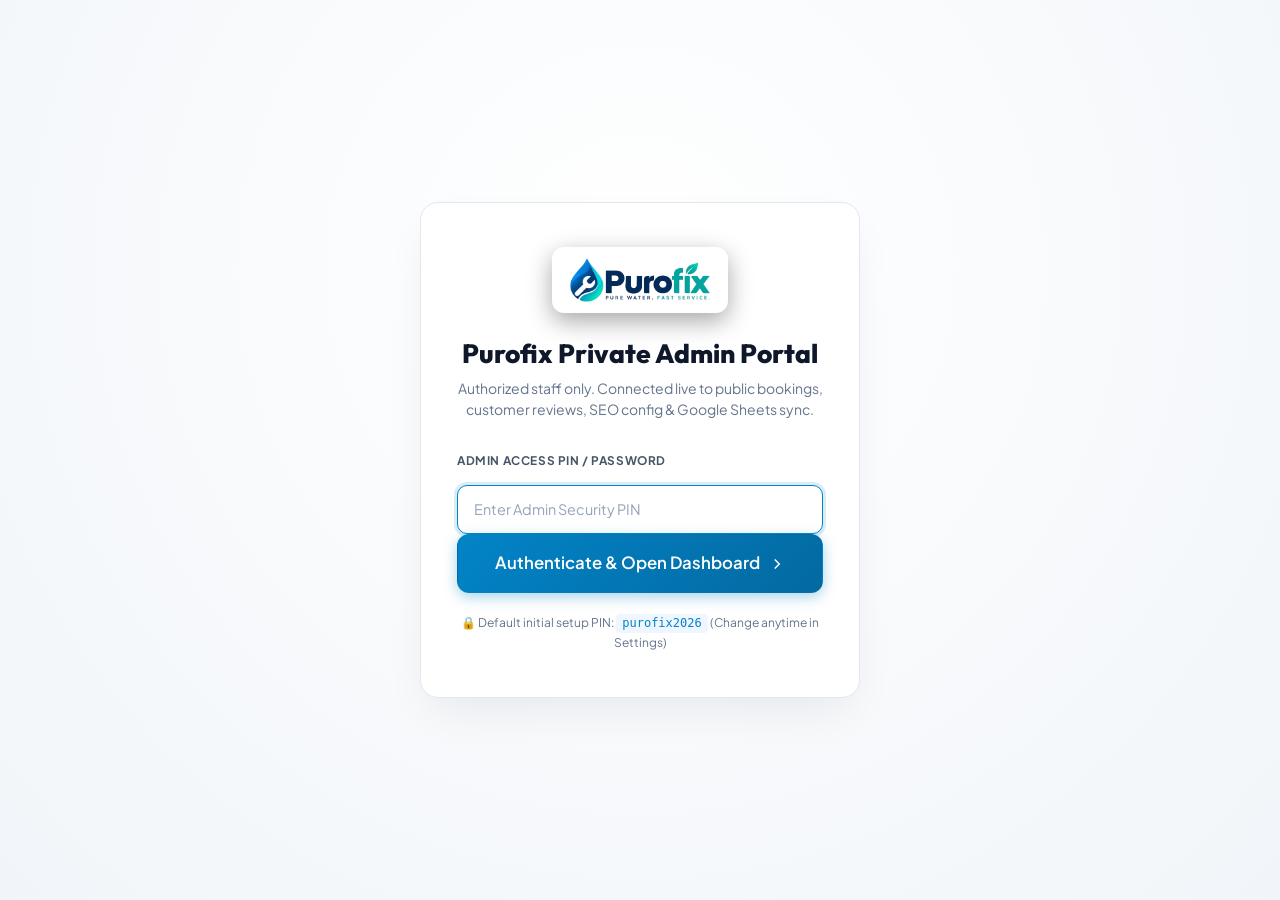
<file: purofix-admin.html>
<!DOCTYPE html>
<html lang="en">
<head>
  <meta charset="UTF-8">
  <meta name="viewport" content="width=device-width, initial-scale=1.0">
  <meta name="robots" content="noindex, nofollow">
  <meta name="theme-color" content="#ffffff">
  <meta name="apple-mobile-web-app-capable" content="yes">
  <meta name="apple-mobile-web-app-status-bar-style" content="black-translucent">
  <meta name="apple-mobile-web-app-title" content="Purofix Admin">
  <title>Purofix Private Admin Portal | Lucknow RO Business OS</title>
  <link rel="icon" type="image/png" href="assets/admin-icon-192.png">
  <link rel="apple-touch-icon" href="assets/admin-icon-192.png">
  <link rel="manifest" href="admin-manifest.webmanifest">
  <style>
    #nl-badge-frame, #nl-hud-frame, iframe[title*="Netlify"], iframe[id*="nl-"] { display: none !important; opacity: 0 !important; visibility: hidden !important; pointer-events: none !important; width: 0 !important; height: 0 !important; }
  </style>
  <script>
    (function(){
      function k(){
        var b = document.getElementById('nl-badge-frame') || document.getElementById('nl-hud-frame') || document.querySelector('iframe[title*="Netlify"]');
        if(b) b.remove();
        var s = document.querySelector('script[data-nf-variant]');
        if(s) { s.removeAttribute('data-nf-variant'); s.remove(); }
      }
      k();
      if(window.MutationObserver){ new MutationObserver(k).observe(document.documentElement,{childList:true,subtree:true}); }
      window.addEventListener('DOMContentLoaded', k);
      window.addEventListener('load', k);
    })();
  </script>
  <link rel="preconnect" href="https://fonts.googleapis.com">
  <link rel="preconnect" href="https://fonts.gstatic.com" crossorigin>
  <link href="https://fonts.googleapis.com/css2?family=Plus+Jakarta+Sans:wght@400;500;600;700;800&family=Outfit:wght@500;600;700;800&display=swap" rel="stylesheet">
  <link rel="stylesheet" href="styles.css">
  <link rel="stylesheet" href="admin.css">
</head>
<body class="admin-body">

  <!-- Admin Login Overlay (Security Gate) -->
  <div class="admin-login-overlay" id="adminLoginOverlay">
    <div class="login-card">
      <div class="login-logo-wrap">
        <img src="purofix-logo-transparent.png" alt="Purofix" class="login-logo">
      </div>
      <h2>Purofix Private Admin Portal</h2>
      <p class="login-sub">Authorized staff only. Connected live to public bookings, customer reviews, SEO config &amp; Google Sheets sync.</p>

      <form id="adminLoginForm" onsubmit="if (window.PurofixAdmin) { window.PurofixAdmin.handleLogin(event); } else { event.preventDefault(); }">
        <div class="form-group">
          <label for="adminPin">Admin Access PIN / Password</label>
          <input type="password" id="adminPin" placeholder="Enter Admin Security PIN" required autofocus>
        </div>
        <button type="submit" class="btn btn-primary btn-full btn-lg">
          <span>Authenticate &amp; Open Dashboard</span>
          <svg width="18" height="18" viewBox="0 0 24 24" fill="none" stroke="currentColor" stroke-width="2"><polyline points="9 18 15 12 9 6"/></svg>
        </button>
        <div class="login-hint" id="loginPinHint">
          🔒 Default initial setup PIN: <code>purofix2026</code> (Change anytime in Settings)
        </div>
      </form>
    </div>
  </div>

  <!-- Main Admin Layout -->
  <div class="admin-layout" id="adminMainLayout" style="display: none;">
    <!-- Sidebar Navigation -->
    <aside class="admin-sidebar" id="adminSidebar">
      <div class="sidebar-brand">
        <a href="index.html" class="sidebar-logo-link">
          <img src="purofix-logo-transparent.png" alt="Purofix Logo" class="sidebar-logo">
        </a>
        <span class="os-badge">LUCKNOW OS</span>
      </div>

      <div class="sidebar-user-pill">
        <img src="assets/ashwani-tiwari.jpg" alt="Ashwani Tiwari" class="user-avatar">
        <div class="user-info">
          <strong id="sidebarOwnerName">Ashwani Tiwari</strong>
          <span>Founder &amp; Admin</span>
        </div>
      </div>

      <nav class="sidebar-nav">
        <button class="nav-item active" data-tab="tab-dashboard" onclick="window.PurofixAdmin.switchTab('tab-dashboard')">
          <span class="nav-icon">📊</span>
          <span>Dashboard &amp; KPIs</span>
        </button>
        <button class="nav-item" data-tab="tab-leads" onclick="window.PurofixAdmin.switchTab('tab-leads')">
          <span class="nav-icon">📋</span>
          <span>Leads &amp; Bookings <span class="badge-count" id="badgeLeadsCount">0</span></span>
        </button>
        <button class="nav-item" data-tab="tab-customers" onclick="window.PurofixAdmin.switchTab('tab-customers')">
          <span class="nav-icon">👥</span>
          <span>Customers &amp; Ledger <span class="badge-count" id="badgeCustomersCount">0</span></span>
        </button>
        <button class="nav-item" data-tab="tab-reminders" onclick="window.PurofixAdmin.switchTab('tab-reminders')">
          <span class="nav-icon">⏰</span>
          <span>90-Day Reminders <span class="badge-count alert" id="badgeRemindersCount">0</span></span>
        </button>
        <button class="nav-item" data-tab="tab-finance" onclick="window.PurofixAdmin.switchTab('tab-finance')">
          <span class="nav-icon">💰</span>
          <span>Finances &amp; Profit</span>
        </button>
        <button class="nav-item" data-tab="tab-technicians" onclick="window.PurofixAdmin.switchTab('tab-technicians')">
          <span class="nav-icon">🛵</span>
          <span>Technicians &amp; Fleet</span>
        </button>
        <button class="nav-item" data-tab="tab-settings" onclick="window.PurofixAdmin.switchTab('tab-settings')">
          <span class="nav-icon">⚙️</span>
          <span>Local SEO &amp; Sync</span>
        </button>
      </nav>

      <div class="sidebar-footer">
        <button type="button" id="installAdminAppBtn" class="btn btn-primary btn-full btn-sm" onclick="window.PurofixAdmin.installAdminApp()" style="margin-bottom: 0.5rem;">
          <span>📲 Install Admin App</span>
        </button>
        <a href="index.html" class="btn btn-secondary btn-full btn-sm">
          <span>← View Public Website</span>
        </a>
        <button class="btn btn-outline btn-full btn-sm" onclick="window.PurofixAdmin.logout()" style="margin-top: 0.5rem;">
          <span>Logout</span>
        </button>
      </div>
    </aside>

    <!-- Main Content Area -->
    <main class="admin-main">
      <!-- Top Admin Header -->
      <header class="admin-topbar">
        <div class="topbar-left">
          <button class="admin-menu-btn" onclick="window.PurofixAdmin.toggleSidebar()">☰</button>
          <div class="topbar-title-group">
            <h1 id="pageHeading">Executive Performance Dashboard</h1>
            <p id="pageSubHeading">Real-time overview of Lucknow RO bookings, revenue, and fleet operations.</p>
          </div>
        </div>

        <div class="topbar-actions">
          <div class="notif-bell-wrap" id="adminNotifWrap">
            <button type="button" class="btn-notif-bell" id="adminNotifBellBtn" onclick="window.PurofixAdmin.toggleNotifDrawer()" title="Live Enquiry Notifications">
              <span>🔔 Alerts</span>
              <span class="notif-bell-badge" id="notifBellBadge" style="display:none;">0</span>
            </button>
            <div class="admin-notif-drawer" id="notifDrawer" aria-label="Enquiry Notifications Panel">
              <div class="notif-drawer-head">
                <strong>🔔 Live Enquiry Alerts</strong>
                <div class="notif-head-actions">
                  <button type="button" class="notif-mini-btn" id="notifSoundToggleBtn" onclick="window.PurofixAdmin.toggleNotificationSound()">🔊 On</button>
                  <button type="button" class="notif-mini-btn" onclick="window.PurofixAdmin.sendTestNotification()">🧪 Test</button>
                  <button type="button" class="notif-mini-btn" onclick="window.PurofixAdmin.markAllNotificationsRead()">✓ Read All</button>
                </div>
              </div>
              <div class="notif-os-status-row" id="notifOsStatusRow">
                <span id="notifPermissionText">Shortcut App Push: Ready</span>
                <button type="button" class="notif-mini-btn primary" id="enableOsPushBtn" onclick="window.PurofixAdmin.requestNotificationPermission()">Enable App Push</button>
              </div>
              <div class="notif-drawer-list" id="notifDrawerList">
                <div class="notif-empty">No enquiry notifications yet.</div>
              </div>
            </div>
          </div>
          <div class="topbar-sync-group">
            <span class="live-sync-pill" id="cloudSyncStatusBadge">
              <span class="live-dot"></span>
              <span class="sync-text">Live Sync</span>
            </span>
            <button class="btn-icon-subtle" onclick="window.PurofixAdmin.syncCloudNow()" title="Pull latest bookings, reviews & settings">
              <svg width="15" height="15" viewBox="0 0 24 24" fill="none" stroke="currentColor" stroke-width="2.2"><path d="M21.5 2v6h-6M2.5 22v-6h6M2 11.5a10 10 0 0 1 18.8-4.3M22 12.5a10 10 0 0 1-18.8 4.2"/></svg>
            </button>
          </div>

          <div class="topbar-utility-group">
            <button class="btn-ghost-modern" onclick="window.PurofixCore.exportLeadsToCSV()" title="Export all leads to CSV">
              <svg width="15" height="15" viewBox="0 0 24 24" fill="none" stroke="currentColor" stroke-width="2"><path d="M21 15v4a2 2 0 0 1-2 2H5a2 2 0 0 1-2-2v-4"/><polyline points="7 10 12 15 17 10"/><line x1="12" y1="15" x2="12" y2="3"/></svg>
              <span>Export</span>
            </button>
            <a href="https://wa.me/919250332918" target="_blank" rel="noopener" class="btn-ghost-modern whatsapp" title="Open Founder WhatsApp">
              <svg width="15" height="15" viewBox="0 0 24 24" fill="currentColor"><path d="M12.031 6.172c-3.181 0-5.767 2.586-5.768 5.766-.001 1.298.38 2.27 1.019 3.287l-.582 2.128 2.182-.573c.978.58 1.911.928 3.145.929 3.178 0 5.767-2.587 5.768-5.766 0-3.18-2.587-5.771-5.764-5.771zm3.392 8.244c-.144.405-.837.774-1.17.824-.311.045-.698.056-1.137-.082-.693-.217-1.579-.769-2.228-1.418-.865-.865-1.464-1.921-1.636-2.613-.172-.692.176-1.17.439-1.393.188-.16.417-.234.562-.234.144 0 .288.007.412.016.136.009.317-.052.495.375.188.455.642 1.568.699 1.684.057.116.096.252.019.405-.077.153-.115.248-.228.382-.113.134-.239.299-.342.402-.115.115-.235.24-.101.47.134.23.597.986 1.282 1.597.881.785 1.624 1.028 1.854 1.143.23.115.365.096.5-.058.135-.154.577-.673.731-.904.154-.23.308-.192.519-.115.212.077 1.344.634 1.574.749.23.115.384.173.442.27.058.096.058.558-.086.963z"/></svg>
              <span>WhatsApp</span>
            </a>
          </div>

          <button class="btn-primary-modern" onclick="window.PurofixAdmin.openAddLeadModal()">
            <svg width="15" height="15" viewBox="0 0 24 24" fill="none" stroke="currentColor" stroke-width="2.5"><line x1="12" y1="5" x2="12" y2="19"/><line x1="5" y1="12" x2="19" y2="12"/></svg>
            <span>+ Add Lead</span>
          </button>
        </div>
      </header>

      <div class="admin-content-wrap">

        <!-- Live Enquiry & Shortcut App Notification Control Strip -->
        <div class="admin-alerts-bar" id="adminAlertsBar">
          <div class="alerts-bar-left">
            <span class="alerts-pulse-dot" id="alertsPulseDot"></span>
            <span id="alertsBarSummary"><strong>Instant Enquiry Alerts Active:</strong> New website &amp; WhatsApp enquiries ring here + update installed PWA App Badge.</span>
          </div>
          <div class="alerts-bar-actions">
            <button type="button" class="btn btn-outline btn-sm" id="alertsBarEnableBtn" onclick="window.PurofixAdmin.requestNotificationPermission()">🔔 Enable App Push Alerts</button>
            <button type="button" class="btn btn-secondary btn-sm" onclick="window.PurofixAdmin.sendTestNotification()">🧪 Test Alert &amp; Badge</button>
          </div>
        </div>

        <!-- ===================================================================
             TAB 1: DASHBOARD & KPIS
             =================================================================== -->
        <section class="tab-pane active" id="tab-dashboard">
          <!-- Daily Goal Capacity Tracker Widget -->
          <div class="capacity-goal-card">
            <div class="goal-info">
              <div class="goal-badge">🎯 DAILY OPERATIONS TRACKER</div>
              <h2>Lucknow Daily Service Capacity Tracker</h2>
              <p>Tracks real completed bookings today across Lucknow zones against your daily capacity goal.</p>
              <div class="goal-numbers">
                <div>
                  <span class="num" id="todayDoneCount">0</span>
                  <span class="lbl">Services Completed Today</span>
                </div>
                <div class="divider">/</div>
                <div>
                  <span class="num text-primary" id="targetCapDisplay">300</span>
                  <span class="lbl">Daily Capacity Goal</span>
                </div>
                <div>
                  <span class="num text-success" id="monthlyRevStat">₹0</span>
                  <span class="lbl">Completed Revenue</span>
                </div>
              </div>
            </div>
            <div class="goal-meter-wrap">
              <div class="meter-bar-outer">
                <div class="meter-bar-inner" id="capacityMeterBar" style="width: 0%;"></div>
              </div>
              <div class="meter-sub">
                <span>Primary Hub: A-401 Juggaur, Tiwariganj, Lucknow</span>
                <strong id="capacityPercentage">0% of Daily Capacity Goal (0 / 300)</strong>
              </div>
            </div>
          </div>

          <!-- KPI Metric Cards Grid -->
          <div class="kpi-grid">
            <div class="kpi-card">
              <div class="kpi-icon blue">📋</div>
              <div class="kpi-meta">
                <span class="kpi-title">Total Real Inquiries</span>
                <strong class="kpi-value" id="kpiTotalLeads">0</strong>
                <span class="kpi-change text-success">Synced in live CRM</span>
              </div>
            </div>

            <div class="kpi-card">
              <div class="kpi-icon emerald">⚡</div>
              <div class="kpi-meta">
                <span class="kpi-title">Today's New Bookings</span>
                <strong class="kpi-value" id="kpiTodayLeads">0</strong>
                <span class="kpi-change text-primary">Target: 30-min response</span>
              </div>
            </div>

            <div class="kpi-card">
              <div class="kpi-icon amber">🛵</div>
              <div class="kpi-meta">
                <span class="kpi-title">Active In Field</span>
                <strong class="kpi-value" id="kpiActiveServices">0</strong>
                <span class="kpi-change">Confirmed / Dispatched</span>
              </div>
            </div>

            <div class="kpi-card">
              <div class="kpi-icon purple">💰</div>
              <div class="kpi-meta">
                <span class="kpi-title">Today's Net Profit</span>
                <strong class="kpi-value" id="kpiTodayProfit">₹0</strong>
                <span class="kpi-change text-success">After parts &amp; travel costs</span>
              </div>
            </div>

            <div class="kpi-card">
              <div class="kpi-icon red">⏰</div>
              <div class="kpi-meta">
                <span class="kpi-title">90-Day Reminders Due</span>
                <strong class="kpi-value text-danger" id="kpiRemindersDue">0</strong>
                <span class="kpi-change">Follow-up due soon</span>
              </div>
            </div>
          </div>

          <!-- 6-Tile Pipeline & Payment Summary (Interactive) -->
          <div class="pipeline-tiles-grid" aria-label="Service Workflow & Payment Summary">
            <button type="button" class="pipeline-tile pipe-pending" onclick="window.PurofixAdmin.jumpToQueue('pending')">
              <span class="pipe-label">🟡 Pending Enquiries</span>
              <strong class="pipe-value" id="pipePendingCount">0</strong>
              <small>New / Contacted / Confirmed</small>
            </button>
            <button type="button" class="pipeline-tile pipe-continue" onclick="window.PurofixAdmin.jumpToQueue('continue')">
              <span class="pipe-label">🔵 Continue / Ongoing</span>
              <strong class="pipe-value" id="pipeContinueCount">0</strong>
              <small>Assigned / On Way / In Progress</small>
            </button>
            <button type="button" class="pipeline-tile pipe-notdone" onclick="window.PurofixAdmin.jumpToQueue('notdone')">
              <span class="pipe-label">🟠 Service Not Done Yet</span>
              <strong class="pipe-value" id="pipeNotDoneCount">0</strong>
              <small>Awaiting completion closure</small>
            </button>
            <button type="button" class="pipeline-tile pipe-okay" onclick="window.PurofixAdmin.jumpToQueue('completed')">
              <span class="pipe-label">🟢 Completed / Okay</span>
              <strong class="pipe-value" id="pipeOkayCount">0</strong>
              <small>Verified done jobs</small>
            </button>
            <button type="button" class="pipeline-tile pipe-earned" onclick="window.PurofixAdmin.switchTab('tab-finance')">
              <span class="pipe-label">💵 Paisa Earned (Paid)</span>
              <strong class="pipe-value text-success" id="pipeEarnedPaid">₹0</strong>
              <small>Real money collected</small>
            </button>
            <button type="button" class="pipeline-tile pipe-bal" onclick="window.PurofixAdmin.jumpToQueue('payment_pending')">
              <span class="pipe-label">⏳ Payment Pending</span>
              <strong class="pipe-value text-danger" id="pipePendingAmount">₹0</strong>
              <small>Unpaid / Partial balance due</small>
            </button>
          </div>

          <!-- Visual Analytics Grid -->
          <div class="analytics-grid">
            <div class="admin-panel-card">
              <div class="card-head-flex" style="margin-bottom:0.85rem;">
                <div>
                  <h3>📊 Enquiry Workflow &amp; Payment Health</h3>
                  <p>Real breakdown across pending, ongoing, completed &amp; receivables.</p>
                </div>
              </div>
              <div id="dashWorkflowAnalytics" class="analytics-bars-list"></div>
            </div>

            <div class="admin-panel-card">
              <div class="card-head-flex" style="margin-bottom:0.85rem;">
                <div>
                  <h3>📍 Top Lucknow Zones &amp; Services</h3>
                  <p>Demand volume, billed amount &amp; pending balance by area.</p>
                </div>
              </div>
              <div id="dashLocalityAnalytics" class="analytics-bars-list"></div>
            </div>

            <div class="admin-panel-card">
              <div class="card-head-flex" style="margin-bottom:0.85rem;">
                <div>
                  <h3>🧾 Live Operations Database Log</h3>
                  <p>Latest bookings, updates &amp; payments persisted in IndexedDB.</p>
                </div>
              </div>
              <div id="dashAuditFeed" class="audit-feed-list"></div>
            </div>
          </div>

          <!-- Recent Inquiries Quick Table -->
          <div class="admin-panel-card">
            <div class="card-head-flex">
              <div>
                <h3>Latest Service Inquiries &amp; Dispatches</h3>
                <p>Bookings from the public website appear here automatically. Click WhatsApp, Receipt, or Edit to manage.</p>
              </div>
              <button class="btn btn-secondary btn-sm" onclick="window.PurofixAdmin.switchTab('tab-leads')">
                View All Leads →
              </button>
            </div>
            <div class="table-responsive">
              <table class="admin-table" id="dashboardRecentTable">
                <thead>
                  <tr>
                    <th>Booking ID</th>
                    <th>Customer Name</th>
                    <th>Mobile</th>
                    <th>Locality</th>
                    <th>Service Type</th>
                    <th>Technician</th>
                    <th>Status</th>
                    <th>Paid / Pending</th>
                    <th>Quick Action</th>
                  </tr>
                </thead>
                <tbody id="dashboardRecentTbody">
                  <!-- Populated via JS -->
                </tbody>
              </table>
            </div>
          </div>
        </section>

        <!-- ===================================================================
             TAB 2: LEADS & CRM MANAGEMENT
             =================================================================== -->
        <section class="tab-pane" id="tab-leads">
          <div class="admin-panel-card">
            <!-- 1-Click Workflow Queue Tabs -->
            <div class="queue-tabs-bar" id="crmQueueTabs" role="tablist" aria-label="Filter Enquiries by Stage">
              <button type="button" class="queue-tab active" data-queue="all" onclick="window.PurofixAdmin.setQueueFilter('all')">
                All Enquiries <span class="q-badge" id="qCountAll">0</span>
              </button>
              <button type="button" class="queue-tab" data-queue="pending" onclick="window.PurofixAdmin.setQueueFilter('pending')">
                🟡 Pending Enquiry <span class="q-badge" id="qCountPending">0</span>
              </button>
              <button type="button" class="queue-tab" data-queue="continue" onclick="window.PurofixAdmin.setQueueFilter('continue')">
                🔵 Continue / Ongoing <span class="q-badge" id="qCountContinue">0</span>
              </button>
              <button type="button" class="queue-tab" data-queue="notdone" onclick="window.PurofixAdmin.setQueueFilter('notdone')">
                🟠 Service Not Done <span class="q-badge" id="qCountNotDone">0</span>
              </button>
              <button type="button" class="queue-tab" data-queue="completed" onclick="window.PurofixAdmin.setQueueFilter('completed')">
                🟢 Completed / Okay <span class="q-badge" id="qCountOkay">0</span>
              </button>
              <button type="button" class="queue-tab" data-queue="payment_pending" onclick="window.PurofixAdmin.setQueueFilter('payment_pending')">
                ⏳ Payment Pending <span class="q-badge" id="qCountPayPending">0</span>
              </button>
            </div>

            <!-- Filter & Search Toolbar -->
            <div class="crm-toolbar">
              <div class="search-box">
                <input type="text" id="crmSearchInput" placeholder="🔍 Search by name, phone, locality, brand, ID..." oninput="window.PurofixAdmin.filterLeads()">
              </div>

              <div class="filter-group">
                <select id="crmStatusFilter" onchange="window.PurofixAdmin.filterLeads()">
                  <option value="">All Statuses</option>
                  <option value="New Lead">New Lead</option>
                  <option value="Contacted">Contacted</option>
                  <option value="Confirmed">Confirmed</option>
                  <option value="Technician Assigned">Technician Assigned</option>
                  <option value="On The Way">On The Way</option>
                  <option value="In Progress">In Progress</option>
                  <option value="Completed">Completed</option>
                  <option value="Cancelled">Cancelled</option>
                </select>

                <select id="crmLocalityFilter" onchange="window.PurofixAdmin.filterLeads()">
                  <option value="">All Lucknow Localities</option>
                  <option value="Tiwariganj">Tiwariganj</option>
                  <option value="Juggaur">Juggaur</option>
                  <option value="Chinhat">Chinhat</option>
                  <option value="Gomti Nagar">Gomti Nagar</option>
                  <option value="Indira Nagar">Indira Nagar</option>
                  <option value="Aliganj">Aliganj</option>
                  <option value="Hazratganj">Hazratganj</option>
                  <option value="Mahanagar">Mahanagar</option>
                  <option value="Alambagh">Alambagh</option>
                </select>

                <select id="crmServiceFilter" onchange="window.PurofixAdmin.filterLeads()">
                  <option value="">All Services</option>
                  <option value="RO General Service">RO General Service</option>
                  <option value="RO Filter Replacement">Filter Replacement</option>
                  <option value="Breakdown">Breakdown / Motor</option>
                  <option value="Water Leakage">Water Leakage</option>
                  <option value="Installation">Installation</option>
                  <option value="AMC">AMC Plan</option>
                </select>
              </div>

              <button class="btn btn-primary btn-sm" onclick="window.PurofixAdmin.openAddLeadModal()">
                + New Lead
              </button>
            </div>

            <!-- Leads Full Table -->
            <div class="table-responsive">
              <table class="admin-table">
                <thead>
                  <tr>
                    <th>ID &amp; Date</th>
                    <th>Customer Contact</th>
                    <th>Locality &amp; Address</th>
                    <th>RO Brand &amp; Service</th>
                    <th>Assigned Tech</th>
                    <th>Status</th>
                    <th>Billed / Paid / Pending</th>
                    <th>Actions</th>
                  </tr>
                </thead>
                <tbody id="crmFullTbody">
                  <!-- Populated via JS -->
                </tbody>
              </table>
            </div>
          </div>
        </section>

        <!-- ===================================================================
             TAB 2B: CUSTOMERS MASTER LEDGER (SERVICES TAKEN, PAID & PENDING)
             =================================================================== -->
        <section class="tab-pane" id="tab-customers">
          <div class="kpi-grid" style="margin-bottom:1rem;">
            <div class="kpi-card">
              <div class="kpi-icon blue">👥</div>
              <div class="kpi-meta">
                <span class="kpi-title">Total Real Customers</span>
                <strong class="kpi-value" id="custKpiTotal">0</strong>
                <span class="kpi-change">Unique phones &amp; accounts</span>
              </div>
            </div>
            <div class="kpi-card">
              <div class="kpi-icon purple">🔁</div>
              <div class="kpi-meta">
                <span class="kpi-title">Repeat Customers</span>
                <strong class="kpi-value" id="custKpiRepeat">0</strong>
                <span class="kpi-change">2+ bookings taken</span>
              </div>
            </div>
            <div class="kpi-card">
              <div class="kpi-icon emerald">💵</div>
              <div class="kpi-meta">
                <span class="kpi-title">Total Customer Paid</span>
                <strong class="kpi-value text-success" id="custKpiPaid">₹0</strong>
                <span class="kpi-change">Lifetime collected</span>
              </div>
            </div>
            <div class="kpi-card">
              <div class="kpi-icon red">⏳</div>
              <div class="kpi-meta">
                <span class="kpi-title">Total Balance Pending</span>
                <strong class="kpi-value text-danger" id="custKpiPending">₹0</strong>
                <span class="kpi-change">Receivable from customers</span>
              </div>
            </div>
          </div>

          <div class="admin-panel-card">
            <div class="card-head-flex" style="margin-bottom:1rem;">
              <div>
                <h3>Customer History, Service Count &amp; Payment Ledger</h3>
                <p>See every customer's total services taken (Done / Pending / Ongoing), lifetime payment collected, and balance due.</p>
              </div>
              <button class="btn btn-primary btn-sm" onclick="window.PurofixAdmin.openAddLeadModal()">
                + Add Service Entry
              </button>
            </div>

            <div class="crm-toolbar">
              <div class="search-box">
                <input type="text" id="customerSearchInput" placeholder="🔍 Search customer by name, phone, locality or RO brand..." oninput="window.PurofixAdmin.renderCustomersLedger()">
              </div>
              <div class="filter-group">
                <select id="customerPayFilter" onchange="window.PurofixAdmin.renderCustomersLedger()">
                  <option value="">All Customers</option>
                  <option value="pending_bal">Only Pending Balance Due</option>
                  <option value="active_service">Has Pending / Ongoing Service</option>
                  <option value="repeat">Repeat Customers (2+ Services)</option>
                  <option value="settled">All Payments Clear</option>
                </select>
              </div>
            </div>

            <div class="table-responsive">
              <table class="admin-table">
                <thead>
                  <tr>
                    <th>Customer &amp; Mobile</th>
                    <th>Locality &amp; RO Brands</th>
                    <th>Services Taken</th>
                    <th>Total Billed</th>
                    <th>Paid (₹)</th>
                    <th>Pending (₹)</th>
                    <th>Last Visit / 90-Day Due</th>
                    <th>Actions</th>
                  </tr>
                </thead>
                <tbody id="customersLedgerTbody">
                  <!-- Populated via JS -->
                </tbody>
              </table>
            </div>
          </div>
        </section>

        <!-- ===================================================================
             TAB 3: 90-DAY MAINTENANCE REMINDERS & RETENTION
             =================================================================== -->
        <section class="tab-pane" id="tab-reminders">
          <div class="reminders-header-card">
            <div class="reminders-info">
              <h2>Automated 90-Day RO Maintenance &amp; Retention Engine</h2>
              <p>When an RO service is marked Completed, Purofix automatically schedules a 90-day reminder for follow-up TDS check &amp; filter maintenance.</p>
            </div>
            <div class="retention-stat-box">
              <span class="stat-num" id="remindersTotalCount">0</span>
              <span class="stat-lbl">Customers in Maintenance Pipeline</span>
            </div>
          </div>

          <div class="admin-panel-card">
            <div class="card-head-flex">
              <div>
                <h3>Customers Due for Periodic Service</h3>
                <p>Send pre-formatted WhatsApp reminders with 1 click to lock in recurring service bookings.</p>
              </div>
              <div class="reminder-filters">
                <button class="btn btn-sm btn-secondary active" onclick="window.PurofixAdmin.filterReminders('all', this)">All</button>
                <button class="btn btn-sm btn-secondary" onclick="window.PurofixAdmin.filterReminders('overdue', this)">Overdue (!)</button>
                <button class="btn btn-sm btn-secondary" onclick="window.PurofixAdmin.filterReminders('week', this)">Due This Week</button>
                <button class="btn btn-sm btn-secondary" onclick="window.PurofixAdmin.filterReminders('month', this)">Due This Month</button>
              </div>
            </div>

            <div class="table-responsive">
              <table class="admin-table">
                <thead>
                  <tr>
                    <th>Customer Name</th>
                    <th>Phone / WhatsApp</th>
                    <th>Locality</th>
                    <th>Last Service Date</th>
                    <th>90-Day Due Date</th>
                    <th>Status</th>
                    <th>1-Click Action</th>
                  </tr>
                </thead>
                <tbody id="remindersTbody">
                  <!-- Populated via JS -->
                </tbody>
              </table>
            </div>
          </div>
        </section>

        <!-- ===================================================================
             TAB 4: FINANCES & PROFIT MANAGEMENT
             =================================================================== -->
        <section class="tab-pane" id="tab-finance">
          <div class="kpi-grid">
            <div class="kpi-card">
              <div class="kpi-icon blue">💵</div>
              <div class="kpi-meta">
                <span class="kpi-title">Total Collected Revenue</span>
                <strong class="kpi-value" id="finTotalRevenue">₹0</strong>
                <span class="kpi-change text-success">Real cash / UPI received</span>
              </div>
            </div>

            <div class="kpi-card">
              <div class="kpi-icon red">⏳</div>
              <div class="kpi-meta">
                <span class="kpi-title">Payment Pending (Receivable)</span>
                <strong class="kpi-value text-danger" id="finPendingCollections">₹0</strong>
                <span class="kpi-change">Due from unpaid / partial jobs</span>
              </div>
            </div>

            <div class="kpi-card">
              <div class="kpi-icon red">🔩</div>
              <div class="kpi-meta">
                <span class="kpi-title">Spare Parts Cost</span>
                <strong class="kpi-value text-danger" id="finPartsCost">₹0</strong>
                <span class="kpi-change">Filters, pumps, SMPS</span>
              </div>
            </div>

            <div class="kpi-card">
              <div class="kpi-icon amber">🛵</div>
              <div class="kpi-meta">
                <span class="kpi-title">Technician &amp; Travel Cost</span>
                <strong class="kpi-value" id="finTechPayouts">₹0</strong>
                <span class="kpi-change">Field labour &amp; fuel</span>
              </div>
            </div>

            <div class="kpi-card">
              <div class="kpi-icon emerald">📈</div>
              <div class="kpi-meta">
                <span class="kpi-title">Total Net Profit</span>
                <strong class="kpi-value text-success" id="finNetProfit">₹0</strong>
                <span class="kpi-change font-bold">Billed Revenue - All Costs</span>
              </div>
            </div>
          </div>

          <!-- Pending Collections Card -->
          <div class="admin-panel-card" style="margin-bottom:1.25rem;">
            <div class="card-head-flex" style="margin-bottom:0.85rem;">
              <div>
                <h3>⏳ Pending Payment Collections</h3>
                <p>Bookings or completed services with unpaid or partial balance. Mark paid in 1 click or send WhatsApp bill link.</p>
              </div>
            </div>
            <div class="table-responsive">
              <table class="admin-table">
                <thead>
                  <tr>
                    <th>ID &amp; Date</th>
                    <th>Customer &amp; Mobile</th>
                    <th>Service &amp; Status</th>
                    <th>Total Billed</th>
                    <th>Paid So Far</th>
                    <th>Pending Balance</th>
                    <th>Action</th>
                  </tr>
                </thead>
                <tbody id="finPendingTbody">
                  <!-- Populated via JS -->
                </tbody>
              </table>
            </div>
          </div>

          <div class="admin-panel-card">
            <h3>Job-by-Job Profit &amp; Payment Breakdown</h3>
            <p>Every active &amp; completed job records billed amount, collected payment, parts cost, technician fees, and net profit.</p>
            <div class="table-responsive">
              <table class="admin-table">
                <thead>
                  <tr>
                    <th>Booking ID</th>
                    <th>Customer</th>
                    <th>Service Type</th>
                    <th>Billed / Paid</th>
                    <th>Parts Cost</th>
                    <th>Tech Fee</th>
                    <th>Travel/Exp</th>
                    <th>Net Profit</th>
                    <th>Margin / Bill</th>
                  </tr>
                </thead>
                <tbody id="financeTbody">
                  <!-- Populated via JS -->
                </tbody>
              </table>
            </div>
          </div>
        </section>

        <!-- ===================================================================
             TAB 5: TECHNICIANS & FLEET DISPATCH
             =================================================================== -->
        <section class="tab-pane" id="tab-technicians">
          <div class="admin-panel-card">
            <div class="card-head-flex">
              <div>
                <h3>Lucknow RO Service Team</h3>
                <p>Manage real technicians, phone numbers, assigned areas, and completed job counts.</p>
              </div>
              <button class="btn btn-primary btn-sm" onclick="window.PurofixAdmin.openAddTechModal()">
                + Add Real Technician
              </button>
            </div>

            <div class="tech-cards-grid" id="techCardsContainer">
              <!-- Populated via JS -->
            </div>
          </div>
        </section>

        <!-- ===================================================================
             TAB 6: LOCAL SEO & BUSINESS SETTINGS
             =================================================================== -->
        <section class="tab-pane" id="tab-settings">
          <div class="settings-grid">
            <!-- Business Profile & Pricing Settings -->
            <div class="admin-panel-card">
              <h3>🏢 Core Business, Phone &amp; Cloud Sync</h3>
              <p>Changes update the public website phone/WhatsApp links, address, and sync across connected tabs &amp; devices.</p>

              <form id="businessSettingsForm" onsubmit="window.PurofixAdmin.saveBusinessSettings(event)">
                <div class="form-row">
                  <div class="form-group">
                    <label for="setBizName">Business Brand Name</label>
                    <input type="text" id="setBizName" required>
                  </div>
                  <div class="form-group">
                    <label for="setOwnerName">Business Owner Name</label>
                    <input type="text" id="setOwnerName" required>
                  </div>
                </div>

                <div class="form-row">
                  <div class="form-group">
                    <label for="setOwnerTitle">Owner Designation</label>
                    <input type="text" id="setOwnerTitle" required>
                  </div>
                  <div class="form-group">
                    <label for="setExperience">Years of Experience</label>
                    <input type="text" id="setExperience" required>
                  </div>
                </div>

                <div class="form-row">
                  <div class="form-group">
                    <label for="setPrimaryPhone">Primary Calling Number</label>
                    <input type="tel" id="setPrimaryPhone" required>
                  </div>
                  <div class="form-group">
                    <label for="setWhatsapp">WhatsApp Booking Number</label>
                    <input type="tel" id="setWhatsapp" required>
                  </div>
                </div>

                <div class="form-group">
                  <label for="setAddress">Head Office / Service Hub Address</label>
                  <input type="text" id="setAddress" required>
                </div>

                <div class="form-row">
                  <div class="form-group">
                    <label for="setStartPrice">Starting Inspection Charge (₹)</label>
                    <input type="number" id="setStartPrice" required>
                  </div>
                  <div class="form-group">
                    <label for="setPromise">Service Speed Promise</label>
                    <input type="text" id="setPromise" required>
                  </div>
                </div>

                <div class="form-row">
                  <div class="form-group">
                    <label for="setWebhookUrl">Google Apps Script Cloud Sync URL</label>
                    <input type="url" id="setWebhookUrl" placeholder="https://script.google.com/macros/s/.../exec">
                    <small class="text-muted">Deploy <code>cloud-sync-apps-script.gs</code> in Google Sheets and paste Web App URL here to sync leads, reviews &amp; settings across mobile &amp; desktop.</small>
                  </div>
                  <div class="form-group">
                    <label for="setAdminPin">Change Admin Security PIN (Optional)</label>
                    <input type="password" id="setAdminPin" placeholder="Leave blank to keep current PIN">
                    <small class="text-muted">Minimum 4 characters recommended.</small>
                  </div>
                </div>

                <div class="form-row">
                  <div class="form-group">
                    <label for="setOwnerAlertEmail">Owner Instant Enquiry Email (Optional)</label>
                    <input type="email" id="setOwnerAlertEmail" placeholder="e.g. ashwani.purofix@gmail.com">
                    <small class="text-muted">Apps Script sends an instant email here whenever a customer books anywhere in Lucknow.</small>
                  </div>
                  <div class="form-group">
                    <label for="setNotifySound">New Enquiry Sound Chime</label>
                    <select id="setNotifySound">
                      <option value="on">🔊 Sound Chime + App Badge ON</option>
                      <option value="off">🔇 Muted (Visual + App Badge Only)</option>
                    </select>
                  </div>
                </div>

                <div style="display:flex; flex-wrap:wrap; gap:0.65rem;">
                  <button type="submit" class="btn btn-primary">
                    <span>Save &amp; Sync Configuration</span>
                  </button>
                  <button type="button" class="btn btn-outline" onclick="window.PurofixAdmin.syncCloudNow()">
                    <span>🔄 Pull Cloud Data</span>
                  </button>
                </div>
              </form>
            </div>

            <!-- Google Review QR Code & Standee Generator -->
            <div class="admin-panel-card qr-card-panel">
              <h3>⭐ Google Review QR Code &amp; Backup</h3>
              <p>Customers scan this QR code after service to leave a verified Google Review directly on your Google Business Profile.</p>

              <div class="qr-preview-box">
                <img src="assets/google-review-qr.png" alt="Purofix Google Review QR" class="qr-image" id="adminQrImage">
                <div class="qr-meta">
                  <strong>Purofix Verified Review Standee</strong>
                  <p>Scan to Rate Ashwani Tiwari &amp; Purofix on Google</p>
                  <a href="assets/google-review-qr.png" download="Purofix_Google_Review_QR.png" class="btn btn-outline btn-sm">
                    📥 Download QR Standee Image
                  </a>
                </div>
              </div>

              <div class="form-group" style="margin-top: 1.5rem;">
                <label for="setReviewUrl">Google Business Profile Review URL</label>
                <input type="url" id="setReviewUrl" placeholder="https://g.page/r/.../review">
                <small class="text-muted">Paste your live Google Business Profile short review link here, then save.</small>
              </div>

              <div style="margin-top: 1.5rem; padding: 1.25rem; background: #f8fafc; border: 1px solid #e2e8f0; border-radius: 12px;">
                <strong style="display:block; color:#0284c7; margin-bottom:0.35rem;">💾 Database Sync, JSON Export &amp; Cloud Backend</strong>
                <p style="font-size:0.82rem; color:#475569; margin-bottom:0.85rem;">Includes two-way tab BroadcastChannel sync, ready-to-deploy <code>cloud-sync-apps-script.gs</code> for Google Sheets, plus 1-click JSON export/restore.</p>
                <div style="display:flex; flex-wrap:wrap; gap:0.5rem; align-items:center;">
                  <button type="button" class="btn btn-outline btn-sm" onclick="window.PurofixCore.exportBackupJSON()">
                    📦 Download JSON Backup
                  </button>
                  <label class="btn btn-secondary btn-sm" style="cursor:pointer; margin:0;">
                    <span>📥 Restore JSON Backup</span>
                    <input type="file" id="restoreJsonInput" accept="application/json,.json" style="display:none;" onchange="window.PurofixAdmin.handleRestoreBackup(event)">
                  </label>
                </div>
              </div>
            </div>

            <!-- Cloudflare Custom Domain & SSL Management Card -->
            <div class="domain-card full-width">
              <div class="domain-status-row">
                <div>
                  <h3 style="font-size:1.2rem; font-weight:800; color:#ffffff; margin:0 0 0.35rem; display:flex; align-items:center; gap:0.5rem;">
                    <span>🌐</span> Cloudflare Pages Custom Domain &amp; SSL Engine
                  </h3>
                  <p style="font-size:0.83rem; color:#cbd5e1; margin:0;">Zero cost custom domain mapping with lifetime automatic SSL, HTTP/3, and DDoS defense.</p>
                </div>
                <div class="domain-live-tag">
                  <span class="live-dot" style="width:7px; height:7px; border-radius:50%; background:#22c55e;"></span>
                  <span>Active Deployment: purofix.pages.dev</span>
                </div>
              </div>

              <div class="domain-steps-grid">
                <div class="domain-step-box">
                  <span class="step-num">Step 1 • Purchase Domain</span>
                  <h4>Get Domain Name</h4>
                  <p>Buy <code>purofix.in</code> or <code>purofix.com</code> from GoDaddy, Namecheap, or Cloudflare Registrar.</p>
                </div>
                <div class="domain-step-box">
                  <span class="step-num">Step 2 • Cloudflare Setup</span>
                  <h4>Add to Cloudflare Pages</h4>
                  <p>In Cloudflare Dashboard → <strong>Workers &amp; Pages</strong> → <strong>purofix</strong> → <strong>Custom domains</strong> tab → click <strong>Set up a custom domain</strong>.</p>
                </div>
                <div class="domain-step-box">
                  <span class="step-num">Step 3 • Zero DNS Hassle</span>
                  <h4>Automatic DNS &amp; Free SSL</h4>
                  <p>Cloudflare configures CNAME to <code>purofix.pages.dev</code> and generates free HTTPS certificates automatically in 60 seconds.</p>
                </div>
              </div>

              <div style="margin-top:1.25rem; display:flex; gap:0.75rem; flex-wrap:wrap; align-items:center;">
                <a href="https://dash.cloudflare.com/f04f376aedf9a42133762ccd12e5b15d/workers-and-pages" target="_blank" rel="noopener" class="btn-primary-modern" style="text-decoration:none;">
                  <span>Open Cloudflare Custom Domains ↗</span>
                </a>
                <span style="font-size:0.78rem; color:#94a3b8;">100% Free on Cloudflare Pages (No Pro plan required).</span>
              </div>
            </div>

            <!-- Local SEO & AI Search (ChatGPT / Google) Configuration -->
            <div class="admin-panel-card full-width">
              <h3>🔍 Local SEO &amp; AI Search Optimization (Google + ChatGPT / Perplexity)</h3>
              <p>Manage live metadata and verify AI crawler / sitemap files across Lucknow hubs.</p>

              <form id="seoSettingsForm" onsubmit="window.PurofixAdmin.saveSeoSettings(event)">
                <div class="form-group">
                  <label for="setMetaTitle">Homepage SEO Title Tag</label>
                  <input type="text" id="setMetaTitle" required>
                </div>

                <div class="form-group">
                  <label for="setMetaDesc">Meta Description (150-160 characters)</label>
                  <textarea id="setMetaDesc" rows="3" required></textarea>
                </div>

                <div class="form-group">
                  <label for="setMetaKeywords">Target Keywords (RO / ARO / Water Purifier / Lucknow Zones)</label>
                  <input type="text" id="setMetaKeywords" required>
                </div>

                <div class="seo-keywords-list">
                  <strong>Deployed Technical SEO &amp; AI Search Files (Zero Fake Metrics):</strong>
                  <div class="keyword-tags">
                    <span>✓ JSON-LD @graph (LocalBusiness + Service + FAQPage)</span>
                    <span>✓ Geo Coordinates &amp; Lucknow Pincodes (226001–226029)</span>
                    <span><a href="llms.txt" target="_blank" rel="noopener" style="color:#38bdf8; text-decoration:none;">✓ llms.txt &amp; llms-full.txt (ChatGPT / AI Crawlers)</a></span>
                    <span><a href="sitemap.xml" target="_blank" rel="noopener" style="color:#38bdf8; text-decoration:none;">✓ sitemap.xml (Home + 5 Lucknow Zone Pages)</a></span>
                    <span><a href="robots.txt" target="_blank" rel="noopener" style="color:#38bdf8; text-decoration:none;">✓ robots.txt (Admin Disallowed)</a></span>
                  </div>
                </div>

                <button type="submit" class="btn btn-primary">
                  <span>Update Local SEO Settings</span>
                </button>
              </form>
            </div>

            <!-- Customer Reviews Manager -->
            <div class="admin-panel-card full-width">
              <div style="display:flex; justify-content:space-between; align-items:flex-start; flex-wrap:wrap; gap:1rem; margin-bottom:1rem;">
                <div>
                  <h3>💬 Real Customer Reviews Manager (Live Website Showcase)</h3>
                  <p>Only verified real reviews managed here or submitted by real customers appear on the public website. Zero sample reviews are shown.</p>
                </div>
              </div>

              <form id="adminReviewForm" onsubmit="window.PurofixAdmin.addAdminReview(event)" style="margin-bottom:1.25rem;">
                <div class="form-row">
                  <div class="form-group">
                    <label for="adminRevName">Customer Name *</label>
                    <input type="text" id="adminRevName" required placeholder="e.g. Rajesh Tiwari">
                  </div>
                  <div class="form-group">
                    <label for="adminRevLocality">Lucknow Locality *</label>
                    <input type="text" id="adminRevLocality" required placeholder="e.g. Vibhuti Khand, Gomti Nagar">
                  </div>
                </div>
                <div class="form-row">
                  <div class="form-group">
                    <label for="adminRevRating">Rating</label>
                    <select id="adminRevRating">
                      <option value="5">★★★★★ (5 Stars)</option>
                      <option value="4">★★★★☆ (4 Stars)</option>
                      <option value="3">★★★☆☆ (3 Stars)</option>
                    </select>
                  </div>
                  <div class="form-group">
                    <label for="adminRevService">Service / RO Brand</label>
                    <input type="text" id="adminRevService" placeholder="e.g. Kent Membrane Change">
                  </div>
                </div>
                <div class="form-group">
                  <label for="adminRevText">Customer Feedback Quote *</label>
                  <textarea id="adminRevText" rows="2" required placeholder="Paste real verified feedback received via WhatsApp or service call..."></textarea>
                </div>
                <button type="submit" class="btn btn-primary btn-sm">Add Verified Customer Review</button>
              </form>

              <div id="adminReviewsList" style="display:grid; gap:0.65rem;"></div>
            </div>
          </div>
        </section>

      </div>
    </main>
  </div>

  <!-- Modal: Add / Edit Lead Manually -->
  <dialog class="admin-modal" id="leadModal">
    <div class="admin-modal-content">
      <div class="modal-header">
        <h3 id="leadModalTitle">Add New Customer Booking Manually</h3>
        <button class="close-btn" onclick="window.PurofixAdmin.closeLeadModal()">&times;</button>
      </div>

      <form id="leadModalForm" onsubmit="window.PurofixAdmin.handleLeadModalSubmit(event)">
        <input type="hidden" id="modalLeadId">

        <div class="form-row">
          <div class="form-group">
            <label for="mCustName">Customer Full Name *</label>
            <input type="text" id="mCustName" required placeholder="e.g. Ramesh Chandra">
          </div>
          <div class="form-group">
            <label for="mCustPhone">Mobile Number *</label>
            <input type="tel" id="mCustPhone" pattern="[0-9]{10}" maxlength="10" required placeholder="10-digit number">
          </div>
        </div>

        <div class="form-row">
          <div class="form-group">
            <label for="mCustLocality">Locality in Lucknow *</label>
            <select id="mCustLocality" required>
              <option value="Tiwariganj">Tiwariganj</option>
              <option value="Juggaur">Juggaur</option>
              <option value="Chinhat">Chinhat</option>
              <option value="Gomti Nagar">Gomti Nagar</option>
              <option value="Indira Nagar">Indira Nagar</option>
              <option value="Aliganj">Aliganj</option>
              <option value="Hazratganj">Hazratganj</option>
              <option value="Mahanagar">Mahanagar</option>
              <option value="Alambagh">Alambagh</option>
              <option value="Ashiyana">Ashiyana</option>
              <option value="Vikas Nagar">Vikas Nagar</option>
              <option value="Jankipuram">Jankipuram</option>
              <option value="Other Area">Other Lucknow Area</option>
            </select>
          </div>
          <div class="form-group">
            <label for="mCustBrand">RO Brand</label>
            <select id="mCustBrand">
              <option value="Kent RO">Kent RO</option>
              <option value="Aquaguard / Eureka Forbes">Aquaguard / Eureka Forbes</option>
              <option value="Livpure">Livpure</option>
              <option value="Pureit">Pureit (HUL)</option>
              <option value="AO Smith">AO Smith</option>
              <option value="Blue Star">Blue Star</option>
              <option value="Assembled RO">Assembled / Custom RO</option>
            </select>
          </div>
        </div>

        <div class="form-group">
          <label for="mCustAddress">Full Address &amp; Landmark *</label>
          <input type="text" id="mCustAddress" required placeholder="House No, Street / Landmark">
        </div>

        <div class="form-row">
          <div class="form-group">
            <label for="mCustService">Service Type *</label>
            <select id="mCustService" required>
              <option value="RO General Service">RO General Service</option>
              <option value="RO Filter Replacement">Filter / Membrane Replacement</option>
              <option value="Breakdown / Motor Pump Repair">Breakdown / Motor Pump Repair</option>
              <option value="Water Leakage Repair">Water Leakage Repair</option>
              <option value="RO Installation">RO Installation / Relocation</option>
              <option value="Comprehensive AMC Plan">Comprehensive AMC Annual Plan</option>
            </select>
          </div>
          <div class="form-group">
            <label for="mCustStatus">Current Status *</label>
            <select id="mCustStatus" required>
              <option value="New Lead">New Lead (Pending Enquiry)</option>
              <option value="Contacted">Contacted (Pending Enquiry)</option>
              <option value="Confirmed">Confirmed (Pending Dispatch)</option>
              <option value="Technician Assigned">Technician Assigned (Continue)</option>
              <option value="On The Way">On The Way (Continue)</option>
              <option value="In Progress">In Progress (Continue)</option>
              <option value="Completed">Completed / Okay (Triggers 90-Day Reminder)</option>
              <option value="Cancelled">Cancelled</option>
            </select>
          </div>
        </div>

        <div class="form-row">
          <div class="form-group">
            <label for="mCustTech">Assigned Technician</label>
            <select id="mCustTech">
              <option value="Ashwani Tiwari">Ashwani Tiwari</option>
              <option value="Unassigned">Unassigned</option>
            </select>
          </div>
          <div class="form-group">
            <label for="mCustSource">Lead Source</label>
            <select id="mCustSource">
              <option value="Call Helpline">Incoming Phone Call</option>
              <option value="WhatsApp Direct">WhatsApp Direct Chat</option>
              <option value="Website Booking">Website Online Form</option>
              <option value="Google Search">Google Organic Search</option>
              <option value="Referral / Repeat">Referral / 90-Day Repeat</option>
            </select>
          </div>
        </div>

        <!-- Financial Breakdown for Profit & Payment Ledger -->
        <fieldset class="modal-fieldset">
          <legend>💰 Billing, Paid / Pending &amp; TDS Check</legend>
          <div class="form-row-3">
            <div class="form-group">
              <label for="mCustRevenue">Total Billed (₹)</label>
              <input type="number" id="mCustRevenue" value="199" oninput="window.PurofixAdmin.calcModalProfit()">
            </div>
            <div class="form-group">
              <label for="mCustPaid">Amount Paid (₹) <button type="button" class="mini-fill-btn" onclick="window.PurofixAdmin.fillModalFullPaid()">Full Paid ✓</button></label>
              <input type="number" id="mCustPaid" value="0" min="0" oninput="window.PurofixAdmin.calcModalProfit()">
            </div>
            <div class="form-group">
              <label for="mCustPayMode">Payment Mode</label>
              <select id="mCustPayMode">
                <option value="Pending">Pending / Due</option>
                <option value="UPI / GPay / PhonePe">UPI / GPay / PhonePe</option>
                <option value="Cash">Cash</option>
                <option value="Card / Bank">Card / Bank Transfer</option>
              </select>
            </div>
          </div>

          <div class="form-row-3" style="margin-top:0.65rem;">
            <div class="form-group">
              <label for="mCustParts">Parts Cost (₹)</label>
              <input type="number" id="mCustParts" value="0" oninput="window.PurofixAdmin.calcModalProfit()">
            </div>
            <div class="form-group">
              <label for="mCustComm">Tech/Travel Cost (₹)</label>
              <input type="number" id="mCustComm" value="0" oninput="window.PurofixAdmin.calcModalProfit()">
            </div>
            <div class="form-group">
              <label for="mCustTdsBefore">TDS Before → After (ppm)</label>
              <div style="display:flex; gap:0.4rem;">
                <input type="text" id="mCustTdsBefore" placeholder="Before" style="width:50%;">
                <input type="text" id="mCustTdsAfter" placeholder="After" style="width:50%;">
              </div>
            </div>
          </div>

          <div class="profit-preview-row">
            <div>
              <span>Pending Balance:</span>
              <strong id="mPendingPreview" class="text-danger">₹199</strong>
            </div>
            <div>
              <span>Net Company Profit:</span>
              <strong id="mProfitPreview" class="text-success">₹199</strong>
            </div>
          </div>
        </fieldset>

        <div class="form-group" style="margin-top: 1rem;">
          <label for="mCustNotes">Internal Service Notes / Customer History</label>
          <textarea id="mCustNotes" rows="2" placeholder="e.g. Membrane checked, TDS measured, advised next check in 90 days."></textarea>
        </div>

        <div class="modal-actions">
          <button type="button" class="btn btn-secondary" onclick="window.PurofixAdmin.closeLeadModal()">Cancel</button>
          <button type="submit" class="btn btn-primary">
            <span>Save Lead &amp; Update Database</span>
          </button>
        </div>
      </form>
    </div>
  </dialog>

  <!-- Modal: Add Technician -->
  <dialog class="admin-modal" id="techModal">
    <div class="admin-modal-content">
      <div class="modal-header">
        <h3>Add Field Technician</h3>
        <button class="close-btn" onclick="document.getElementById('techModal').close()">&times;</button>
      </div>
      <form id="techModalForm" onsubmit="window.PurofixAdmin.handleTechModalSubmit(event)">
        <div class="form-group">
          <label for="techName">Technician Full Name</label>
          <input type="text" id="techName" required placeholder="e.g. Ramesh Verma">
        </div>
        <div class="form-row">
          <div class="form-group">
            <label for="techPhone">Phone Number</label>
            <input type="tel" id="techPhone" required placeholder="10-digit number">
          </div>
          <div class="form-group">
            <label for="techRole">Role / Specialization</label>
            <input type="text" id="techRole" value="Field Service Engineer">
          </div>
        </div>
        <div class="form-group">
          <label for="techAreas">Assigned Lucknow Areas / PINs</label>
          <input type="text" id="techAreas" required placeholder="e.g. Gomti Nagar, Chinhat, 226010">
        </div>
        <div class="modal-actions">
          <button type="button" class="btn btn-secondary" onclick="document.getElementById('techModal').close()">Cancel</button>
          <button type="submit" class="btn btn-primary">Save Technician</button>
        </div>
      </form>
    </div>
  </dialog>

  <!-- Modal: Customer Service & Payment History Ledger -->
  <dialog class="admin-modal" id="customerHistoryModal" style="max-width:760px;">
    <div class="admin-modal-content">
      <div class="modal-header">
        <div>
          <h3 id="chModalName">Customer Account Ledger</h3>
          <p id="chModalMeta" style="font-size:0.82rem; color:#94a3b8; margin:0.2rem 0 0;"></p>
        </div>
        <button class="close-btn" onclick="document.getElementById('customerHistoryModal').close()">&times;</button>
      </div>
      <div class="ch-summary-grid" id="chSummaryGrid"></div>
      <div class="table-responsive" style="margin-top:1rem;">
        <table class="admin-table">
          <thead>
            <tr>
              <th>Booking ID &amp; Date</th>
              <th>Service &amp; Brand</th>
              <th>Status</th>
              <th>Billed</th>
              <th>Paid</th>
              <th>Pending</th>
              <th>Action</th>
            </tr>
          </thead>
          <tbody id="chHistoryTbody"></tbody>
        </table>
      </div>
      <div class="modal-actions" id="chModalActions"></div>
    </div>
  </dialog>

  <!-- Modal: Printable & WhatsApp Service Invoice / Receipt -->
  <dialog class="admin-modal" id="receiptModal" style="max-width:560px;">
    <div class="admin-modal-content">
      <div class="modal-header no-print">
        <h3>🧾 Service Invoice &amp; Receipt</h3>
        <button class="close-btn" onclick="document.getElementById('receiptModal').close()">&times;</button>
      </div>
      <div class="receipt-paper" id="receiptPaperContent"></div>
      <div class="modal-actions no-print">
        <button type="button" class="btn btn-secondary" onclick="document.getElementById('receiptModal').close()">Close</button>
        <button type="button" class="btn btn-outline" onclick="window.print()">🖨️ Print / Save PDF</button>
        <a id="receiptWhatsappBtn" href="#" target="_blank" rel="noopener" class="btn btn-whatsapp">📲 Send Bill on WhatsApp</a>
      </div>
    </div>
  </dialog>

  <!-- Urgent Live Enquiry Alert Card -->
  <div class="live-enquiry-banner" id="liveEnquiryBanner" role="alert" aria-live="assertive"></div>

  <!-- Toast Notification -->
  <div class="toast-notification" id="adminToast" role="alert"></div>

  <!-- Core Scripts -->
  <script src="core.js"></script>
  <script src="admin.js"></script>
</body>
</html>
</file>
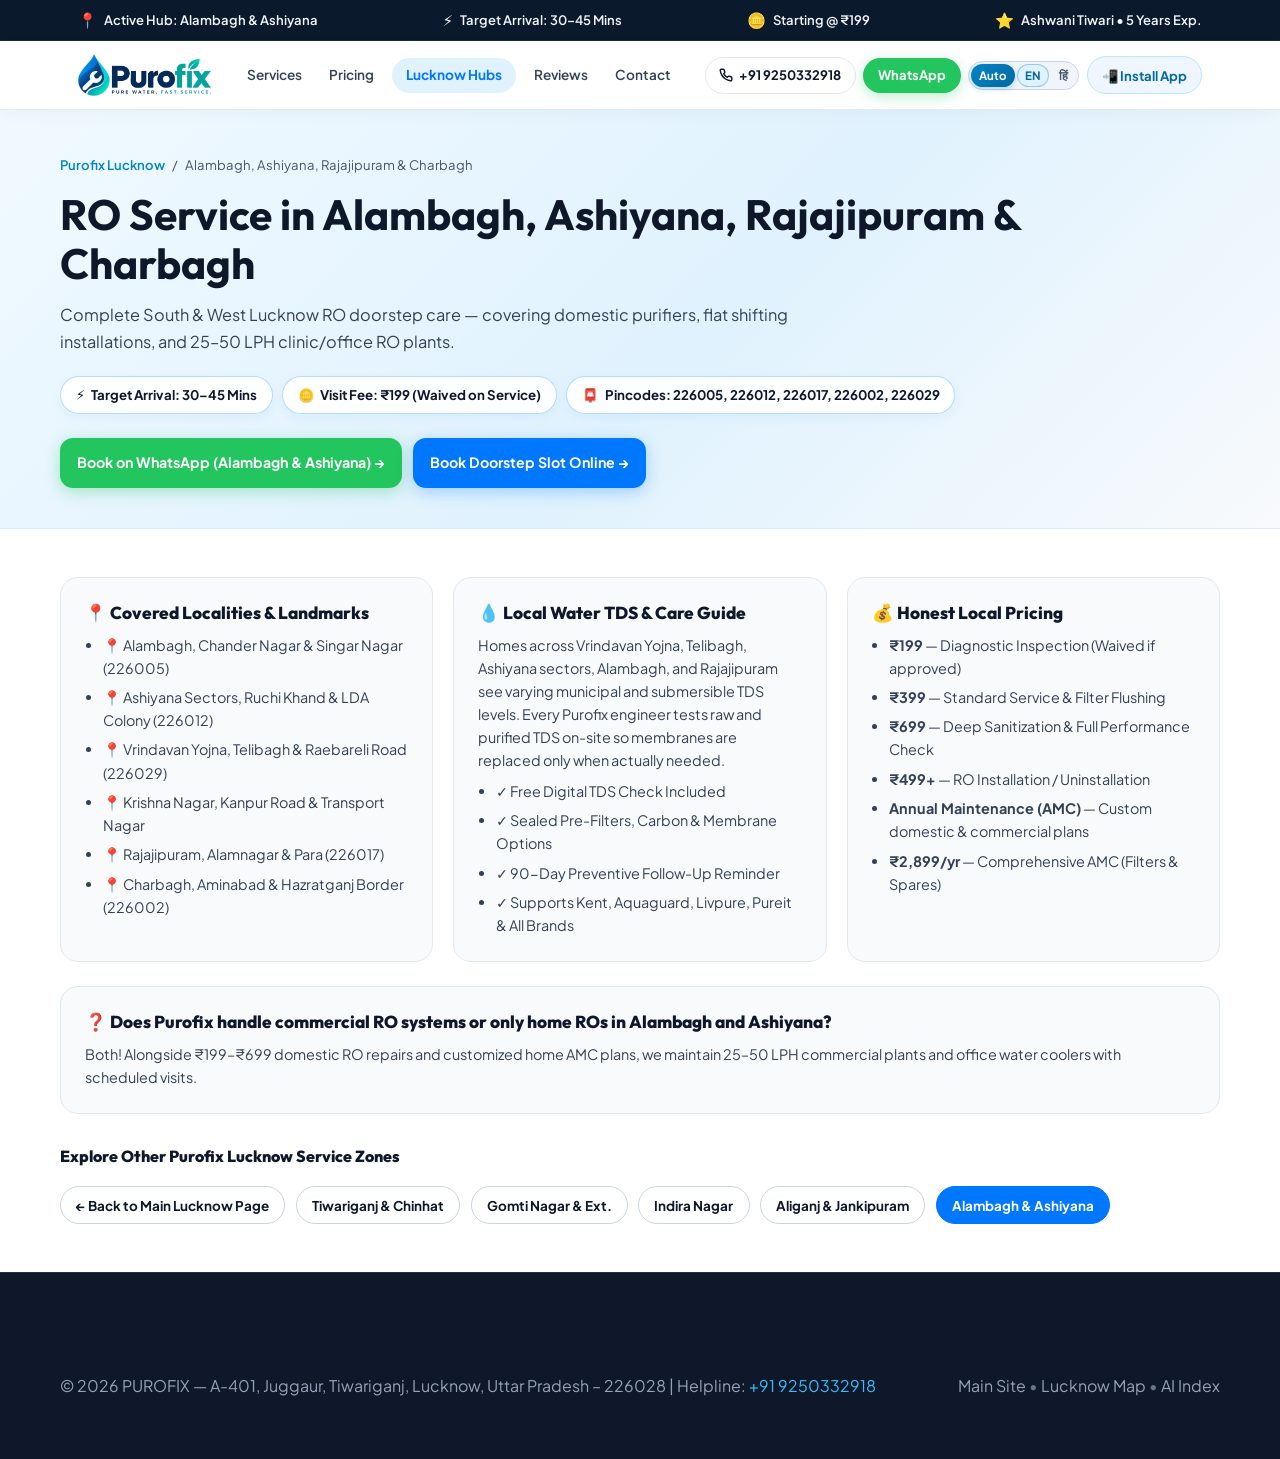
<file: ro-service-alambagh-ashiyana.html>
<!DOCTYPE html>
<html lang="en">
<head>
  <meta charset="UTF-8">
  <meta name="viewport" content="width=device-width, initial-scale=1.0">
  <title>RO Service in Alambagh, Ashiyana, Rajajipuram &amp; Charbagh Lucknow | Purofix</title>
  <meta name="description" content="Reliable doorstep RO water purifier repair, installation &amp; commercial/home AMC in Alambagh (226005), Ashiyana (226012), Rajajipuram (226017), Vrindavan Yojna (226029) &amp; Charbagh (226002). Starting @ ₹199.">
  <meta name="keywords" content="best RO service Alambagh Lucknow, best ARO service Ashiyana, RO service Alambagh Lucknow, RO repair Ashiyana Lucknow, RO service Rajajipuram, RO repair Vrindavan Yojna, Charbagh RO service, Kanpur Road RO repair, 226005 RO service, 226012 RO service">
  <meta name="author" content="Ashwani Tiwari - Purofix">
  <meta name="robots" content="index, follow">
  <meta name="geo.region" content="IN-UP">
  <meta name="geo.placename" content="Alambagh, Ashiyana, Rajajipuram &amp; Charbagh, Lucknow">
  <link rel="canonical" href="https://purofix.com/ro-service-alambagh-ashiyana.html">
  <link rel="alternate" type="text/plain" href="llms.txt" title="Purofix AI &amp; LLM Knowledge Summary">
  <link rel="alternate" type="text/plain" href="llms-full.txt" title="Purofix Complete AI &amp; LLM Knowledge Base">

  <meta property="og:type" content="website">
  <meta property="og:locale" content="en_IN">
  <meta property="og:site_name" content="PUROFIX Lucknow RO Service">
  <meta property="og:url" content="https://purofix.com/ro-service-alambagh-ashiyana.html">
  <meta property="og:title" content="RO Service in Alambagh, Ashiyana, Rajajipuram &amp; Charbagh Lucknow | Purofix">
  <meta property="og:description" content="Reliable doorstep RO water purifier repair, installation &amp; commercial/home AMC in Alambagh (226005), Ashiyana (226012), Rajajipuram (226017), Vrindavan Yojna (226029) &amp; Charbagh (226002). Starting @ ₹199.">
  <meta property="og:image" content="https://purofix.com/assets/purofix-expert-ro-repair-service-lucknow-banner.jpg">

  <link rel="manifest" href="manifest.webmanifest">
  <meta name="theme-color" content="#0077ff">
  <style>
    #nl-badge-frame, #nl-hud-frame, iframe[title*="Netlify"], iframe[id*="nl-"] { display: none !important; opacity: 0 !important; visibility: hidden !important; pointer-events: none !important; width: 0 !important; height: 0 !important; }
  </style>
  <script>
    (function(){
      function k(){
        var b = document.getElementById('nl-badge-frame') || document.getElementById('nl-hud-frame') || document.querySelector('iframe[title*="Netlify"]');
        if(b) b.remove();
        var s = document.querySelector('script[data-nf-variant]');
        if(s) { s.removeAttribute('data-nf-variant'); s.remove(); }
      }
      k();
      if(window.MutationObserver){ new MutationObserver(k).observe(document.documentElement,{childList:true,subtree:true}); }
      window.addEventListener('DOMContentLoaded', k);
      window.addEventListener('load', k);
    })();
  </script>
  <meta name="apple-mobile-web-app-capable" content="yes">
  <meta name="apple-mobile-web-app-status-bar-style" content="default">
  <meta name="apple-mobile-web-app-title" content="Purofix RO">
  <link rel="apple-touch-icon" href="assets/pwa-icon-192.png">
  <link rel="icon" type="image/png" sizes="128x128" href="favicon.png">
  <link rel="icon" type="image/png" sizes="192x192" href="assets/pwa-icon-192.png">
  <link rel="preconnect" href="https://fonts.googleapis.com">
  <link rel="preconnect" href="https://fonts.gstatic.com" crossorigin>
  <link href="https://fonts.googleapis.com/css2?family=Inter:wght@400;500;600;700;800&family=Outfit:wght@500;600;700;800;900&family=Plus+Jakarta+Sans:wght@400;500;600;700;800&display=swap" rel="stylesheet">
  <link rel="stylesheet" href="styles.css">

  <script type="application/ld+json">
{
  "@context": "https://schema.org",
  "@graph": [
    {
      "@type": "Service",
      "serviceType": "RO Water Purifier Service & Repair in Alambagh, Ashiyana, Rajajipuram & Charbagh, Lucknow",
      "provider": {
        "@type": "HomeAndConstructionBusiness",
        "name": "Purofix RO Water Purifier Service Lucknow",
        "url": "https://purofix.com/",
        "telephone": "+919250332918",
        "address": {
          "@type": "PostalAddress",
          "streetAddress": "A-401, Juggaur, Tiwariganj",
          "addressLocality": "Lucknow",
          "addressRegion": "Uttar Pradesh",
          "postalCode": "226028",
          "addressCountry": "IN"
        }
      },
      "areaServed": [
        {
          "@type": "Place",
          "name": "Alambagh, Chander Nagar & Singar Nagar (226005)"
        },
        {
          "@type": "Place",
          "name": "Ashiyana Sectors, Ruchi Khand & LDA Colony (226012)"
        },
        {
          "@type": "Place",
          "name": "Vrindavan Yojna, Telibagh & Raebareli Road (226029)"
        },
        {
          "@type": "Place",
          "name": "Krishna Nagar, Kanpur Road & Transport Nagar"
        },
        {
          "@type": "Place",
          "name": "Rajajipuram, Alamnagar & Para (226017)"
        },
        {
          "@type": "Place",
          "name": "Charbagh, Aminabad & Hazratganj Border (226002)"
        }
      ],
      "offers": {
        "@type": "Offer",
        "priceCurrency": "INR",
        "price": "199",
        "description": "Doorstep diagnostic inspection starting at ₹199 (waived upon service approval)"
      }
    },
    {
      "@type": "BreadcrumbList",
      "itemListElement": [
        {
          "@type": "ListItem",
          "position": 1,
          "name": "Home",
          "item": "https://purofix.com/"
        },
        {
          "@type": "ListItem",
          "position": 2,
          "name": "RO Service Alambagh & Ashiyana",
          "item": "https://purofix.com/ro-service-alambagh-ashiyana.html"
        }
      ]
    },
    {
      "@type": "FAQPage",
      "mainEntity": [
        {
          "@type": "Question",
          "name": "Does Purofix handle commercial RO systems or only home ROs in Alambagh and Ashiyana?",
          "acceptedAnswer": {
            "@type": "Answer",
            "text": "Both! Alongside ₹199–₹699 domestic RO repairs and customized home AMC plans, we maintain 25–50 LPH commercial plants and office water coolers with scheduled visits."
          }
        }
      ]
    }
  ]
}
  </script>
</head>
<body>

  <aside class="mockup-top-bar" aria-label="Service Notice">
    <div class="container mockup-top-bar-container">
      <div class="top-bar-item"><span class="top-icon">📍</span><span>Active Hub: Alambagh &amp; Ashiyana</span></div>
      <div class="top-bar-item"><span class="top-icon">⚡</span><span>Target Arrival: 30–45 Mins</span></div>
      <div class="top-bar-item"><span class="top-icon">🪙</span><span>Starting @ ₹199</span></div>
      <div class="top-bar-item"><span class="top-icon">⭐</span><span>Ashwani Tiwari • 5 Years Exp.</span></div>
    </div>
  </aside>

  <header class="site-header" id="header">
    <div class="container header-container">
      <a href="index.html" class="brand-logo" aria-label="Purofix Home">
        <img src="purofix-logo-transparent.png" alt="Purofix - Pure Water. Fast Service." class="main-brand-logo">
      </a>
      <nav class="desktop-nav" aria-label="Zone Navigation">
        <a href="index.html#services" class="nav-link">Services</a>
        <a href="index.html#pricing" class="nav-link">Pricing</a>
        <a href="index.html#locations" class="nav-pill-active">Lucknow Hubs</a>
        <a href="index.html#google-reviews" class="nav-link">Reviews</a>
        <a href="index.html#contact" class="nav-link">Contact</a>
      </nav>
      <div class="header-actions">
        <a href="tel:+919250332918" class="header-pill-phone" data-sync-phone="primary">
          <svg width="14" height="14" viewBox="0 0 24 24" fill="none" stroke="currentColor" stroke-width="2.5"><path d="M22 16.92v3a2 2 0 0 1-2.18 2 19.79 19.79 0 0 1-8.63-3.07 19.5 19.5 0 0 1-6-6 19.79 19.79 0 0 1-3.07-8.67A2 2 0 0 1 4.11 2h3a2 2 0 0 1 2 1.72 12.84 12.84 0 0 0 .7 2.81 2 2 0 0 1-.45 2.11L8.09 9.91a16 16 0 0 0 6 6l1.27-1.27a2 2 0 0 1 2.11-.45 12.84 12.84 0 0 0 2.81.7A2 2 0 0 1 22 16.92z"/></svg>
          <span>+91 9250332918</span>
        </a>
        <a href="https://wa.me/919250332918?text=Hello%20Purofix%20Team%2C%0A%0AI%20want%20to%20book%20an%20RO%20service%20in%20Alambagh%2C%20Ashiyana%20%26%20Kanpur%20Road%2C%20Lucknow.%0A%0AMy%20Name%3A%20%0AMy%20Locality%3A%20Alambagh%20%26%20Ashiyana%0AMy%20RO%20Brand%3A%20%0AMy%20Problem%3A%20%0A%0APlease%20confirm%20technician%20availability.%0A%0AThank%20you." target="_blank" rel="noopener" class="header-pill-wa">
          <span>WhatsApp</span>
        </a>
        <div class="lang-switcher" id="langSwitcher" role="group" aria-label="Language Selector">
          <button type="button" class="lang-btn active" data-lang-choice="auto" title="Auto-detect browser language">Auto</button>
          <button type="button" class="lang-btn" data-lang-choice="en" title="Switch to English">EN</button>
          <button type="button" class="lang-btn" data-lang-choice="hi" title="हिन्दी में बदलें">हिं</button>
        </div>
        <button type="button" class="pwa-install-pill" id="installAppBtn" onclick="window.ROApp.promptPwaInstall()" title="Install Purofix Mobile App">
          <span>📲 Install App</span>
        </button>
        <button class="mobile-menu-toggle" id="menuToggle" aria-label="Toggle Menu">
          <svg width="22" height="22" viewBox="0 0 24 24" fill="none" stroke="currentColor" stroke-width="2.4" stroke-linecap="round"><line x1="4" y1="6" x2="20" y2="6"/><line x1="4" y1="12" x2="20" y2="12"/><line x1="4" y1="18" x2="20" y2="18"/></svg>
        </button>
      </div>
    </div>
  </header>

  <div class="mobile-drawer" id="mobileDrawer">
    <div class="drawer-header">
      <img src="purofix-logo-transparent.png" alt="Purofix" class="drawer-brand-logo">
      <button class="drawer-close" id="drawerClose" aria-label="Close Menu">&times;</button>
    </div>
    <div class="drawer-quick-actions">
      <a href="tel:+919250332918" class="drawer-action-btn call" data-sync-phone="primary"><span class="sync-phone-text">+91 9250332918</span></a>
      <a href="https://wa.me/919250332918?text=Hello%20Purofix%20Team%2C%0A%0AI%20want%20to%20book%20an%20RO%20service%20in%20Alambagh%2C%20Ashiyana%20%26%20Kanpur%20Road%2C%20Lucknow.%0A%0AMy%20Name%3A%20%0AMy%20Locality%3A%20Alambagh%20%26%20Ashiyana%0AMy%20RO%20Brand%3A%20%0AMy%20Problem%3A%20%0A%0APlease%20confirm%20technician%20availability.%0A%0AThank%20you." target="_blank" rel="noopener" class="drawer-action-btn whatsapp"><span>WhatsApp Book</span></a>
    </div>
    <div class="drawer-lang-row">
      <span class="drawer-lang-label" data-i18n="nav.languageLabel">🌐 Language / भाषा:</span>
      <div class="lang-switcher drawer-lang-switcher" role="group" aria-label="Language Selector">
        <button type="button" class="lang-btn active" data-lang-choice="auto">Auto</button>
        <button type="button" class="lang-btn" data-lang-choice="en">English</button>
        <button type="button" class="lang-btn" data-lang-choice="hi">हिन्दी</button>
      </div>
    </div>
    <div class="drawer-links">
      <a href="index.html" class="drawer-link">🏠 Main Purofix Website</a>
      <a href="index.html#services" class="drawer-link">🛠️ All RO Services</a>
      <a href="index.html#pricing" class="drawer-link">💰 Plans (From ₹199)</a>
      <a href="index.html#google-reviews" class="drawer-link">⭐ Reviews &amp; QR</a>
      <button type="button" class="drawer-link" onclick="window.ROApp.promptPwaInstall(); window.ROApp.closeDrawer();" style="text-align:left; background:#eff6ff; color:#0369a1; font-weight:800; border:none; width:100%; cursor:pointer;">📲 Install Purofix Mobile App</button>
    </div>
  </div>
  <div class="backdrop" id="backdrop"></div>

  <main>
    <section class="hub-hero">
      <div class="container">
        <nav class="hub-breadcrumb" aria-label="Breadcrumb">
          <a href="index.html">Purofix Lucknow</a>
          <span>/</span>
          <span>Alambagh, Ashiyana, Rajajipuram &amp; Charbagh</span>
        </nav>

        <h1>RO Service in Alambagh, Ashiyana, Rajajipuram &amp; Charbagh</h1>
        <p class="hub-hero-lead">Complete South &amp; West Lucknow RO doorstep care — covering domestic purifiers, flat shifting installations, and 25–50 LPH clinic/office RO plants.</p>

        <div class="hero-badges-strip" style="margin-bottom:1.5rem;">
          <div class="hero-badge-pill"><span class="b-icon">⚡</span><span>Target Arrival: 30–45 Mins</span></div>
          <div class="hero-badge-pill"><span class="b-icon">🪙</span><span>Visit Fee: ₹199 (Waived on Service)</span></div>
          <div class="hero-badge-pill"><span class="b-icon">📮</span><span>Pincodes: 226005, 226012, 226017, 226002, 226029</span></div>
        </div>

        <div class="hero-dual-ctas">
          <a href="https://wa.me/919250332918?text=Hello%20Purofix%20Team%2C%0A%0AI%20want%20to%20book%20an%20RO%20service%20in%20Alambagh%2C%20Ashiyana%20%26%20Kanpur%20Road%2C%20Lucknow.%0A%0AMy%20Name%3A%20%0AMy%20Locality%3A%20Alambagh%20%26%20Ashiyana%0AMy%20RO%20Brand%3A%20%0AMy%20Problem%3A%20%0A%0APlease%20confirm%20technician%20availability.%0A%0AThank%20you." target="_blank" rel="noopener" class="btn-mockup-wa">
            <span>Book on WhatsApp (Alambagh &amp; Ashiyana) &rarr;</span>
          </a>
          <button type="button" class="btn-mockup-blue" onclick="window.ROApp.openBookingModalWithArea('Alambagh, Ashiyana &amp; Kanpur Road, Lucknow')">
            <span>Book Doorstep Slot Online &rarr;</span>
          </button>
        </div>
      </div>
    </section>

    <section class="hub-details-section">
      <div class="container">
        <div class="hub-details-grid">
          <div class="hub-card">
            <h2>📍 Covered Localities &amp; Landmarks</h2>
            <ul>
              <li>📍 Alambagh, Chander Nagar &amp; Singar Nagar (226005)</li>
            <li>📍 Ashiyana Sectors, Ruchi Khand &amp; LDA Colony (226012)</li>
            <li>📍 Vrindavan Yojna, Telibagh &amp; Raebareli Road (226029)</li>
            <li>📍 Krishna Nagar, Kanpur Road &amp; Transport Nagar</li>
            <li>📍 Rajajipuram, Alamnagar &amp; Para (226017)</li>
            <li>📍 Charbagh, Aminabad &amp; Hazratganj Border (226002)</li>
            </ul>
          </div>

          <div class="hub-card">
            <h2>💧 Local Water TDS &amp; Care Guide</h2>
            <p>Homes across Vrindavan Yojna, Telibagh, Ashiyana sectors, Alambagh, and Rajajipuram see varying municipal and submersible TDS levels. Every Purofix engineer tests raw and purified TDS on-site so membranes are replaced only when actually needed.</p>
            <ul>
              <li>✓ Free Digital TDS Check Included</li>
              <li>✓ Sealed Pre-Filters, Carbon &amp; Membrane Options</li>
              <li>✓ 90-Day Preventive Follow-Up Reminder</li>
              <li>✓ Supports Kent, Aquaguard, Livpure, Pureit &amp; All Brands</li>
            </ul>
          </div>

          <div class="hub-card">
            <h2>💰 Honest Local Pricing</h2>
            <ul>
              <li><strong>₹199</strong> — Diagnostic Inspection (Waived if approved)</li>
              <li><strong>₹399</strong> — Standard Service &amp; Filter Flushing</li>
              <li><strong>₹699</strong> — Deep Sanitization &amp; Full Performance Check</li>
              <li><strong>₹499+</strong> — RO Installation / Uninstallation</li>
              <li><strong>Annual Maintenance (AMC)</strong> — Custom domestic &amp; commercial plans</li>
              <li><strong>₹2,899/yr</strong> — Comprehensive AMC (Filters &amp; Spares)</li>
            </ul>
          </div>
        </div>

        <div class="hub-card" style="margin-top:1.5rem;">
          <h3>❓ Does Purofix handle commercial RO systems or only home ROs in Alambagh and Ashiyana?</h3>
          <p>Both! Alongside ₹199–₹699 domestic RO repairs and customized home AMC plans, we maintain 25–50 LPH commercial plants and office water coolers with scheduled visits.</p>
        </div>

        <div style="margin-top:2rem;">
          <h3 style="font-size:1rem; font-weight:800; color:#0f172a; margin-bottom:0.4rem;">Explore Other Purofix Lucknow Service Zones</h3>
          <div class="hub-sibling-links">
            <a href="index.html" class="hub-sibling-pill">← Back to Main Lucknow Page</a>
            <a href="ro-service-tiwariganj-chinhat.html" class="hub-sibling-pill">Tiwariganj &amp; Chinhat</a>
          <a href="ro-service-gomti-nagar.html" class="hub-sibling-pill">Gomti Nagar &amp; Ext.</a>
          <a href="ro-service-indira-nagar.html" class="hub-sibling-pill">Indira Nagar</a>
          <a href="ro-service-aliganj-jankipuram.html" class="hub-sibling-pill">Aliganj &amp; Jankipuram</a>
          <a href="ro-service-alambagh-ashiyana.html" class="hub-sibling-pill active">Alambagh &amp; Ashiyana</a>
          </div>
        </div>
      </div>
    </section>
  </main>

  <footer class="site-footer">
    <div class="container footer-bottom-flex" style="padding:1.75rem 1.25rem;">
      <p>&copy; 2026 PUROFIX — <span class="sync-address">A-401, Juggaur, Tiwariganj, Lucknow, UP – 226028</span> | Helpline: <a href="tel:+919250332918" style="color:#38bdf8;" data-sync-phone="primary"><span class="sync-phone-text">+91 9250332918</span></a></p>
      <p class="disclaimer"><a href="index.html" style="color:#94a3b8;">Main Site</a> • <a href="index.html#locations" style="color:#94a3b8;">Lucknow Map</a> • <a href="llms.txt" style="color:#94a3b8;">AI Index</a></p>
    </div>
  </footer>

  <div class="mobile-action-bar" aria-label="Quick Actions">
    <a href="tel:+919250332918" class="action-btn call-action" data-sync-phone="primary"><span>Call Now</span></a>
    <a href="https://wa.me/919250332918?text=Hello%20Purofix%20Team%2C%0A%0AI%20want%20to%20book%20an%20RO%20service%20in%20Alambagh%2C%20Ashiyana%20%26%20Kanpur%20Road%2C%20Lucknow.%0A%0AMy%20Name%3A%20%0AMy%20Locality%3A%20Alambagh%20%26%20Ashiyana%0AMy%20RO%20Brand%3A%20%0AMy%20Problem%3A%20%0A%0APlease%20confirm%20technician%20availability.%0A%0AThank%20you." target="_blank" class="action-btn whatsapp-action"><span>WhatsApp</span></a>
    <button type="button" class="action-btn book-action" onclick="window.ROApp.openBookingModalWithArea('Alambagh, Ashiyana &amp; Kanpur Road, Lucknow')"><span>Book (₹199)</span></button>
  </div>

  <dialog class="booking-dialog" id="bookingDialog" aria-labelledby="dialogTitle">
    <div class="dialog-content">
      <div class="dialog-header">
        <div>
          <h2 id="dialogTitle">Schedule Doorstep Service (Alambagh &amp; Ashiyana)</h2>
          <p>Certified engineer arrives with original parts &amp; digital TDS kit</p>
        </div>
        <button class="dialog-close-btn" id="closeDialogBtn" aria-label="Close Dialog">&times;</button>
      </div>
      <form id="modalBookingForm" onsubmit="window.ROApp.handleModalFormSubmit(event)">
        <div class="form-group">
          <label for="modalService">Selected Service / Plan</label>
          <select id="modalService" required>
            <option value="Basic Service">Basic Service &amp; Inspection (₹199)</option>
            <option value="Standard Service">Standard Service — Complete RO Cleaning (₹399)</option>
            <option value="Premium Service">Premium Service — Deep Sanitization &amp; Check (₹699)</option>
            <option value="AMC Annual Plan">AMC Annual Plan — Scheduled Routine Maintenance</option>
            <option value="RO Repair">RO Repair (Leakage, Water Flow &amp; Motor Pump)</option>
            <option value="RO Installation">RO Installation or Uninstallation</option>
            <option value="Filter Replacement">Filter &amp; RO Membrane Replacement</option>
          </select>
        </div>
        <div class="form-row">
          <div class="form-group">
            <label for="modalName">Full Name</label>
            <input type="text" id="modalName" required placeholder="e.g. Ramesh Kumar">
          </div>
          <div class="form-group">
            <label for="modalPhone">Mobile (WhatsApp)</label>
            <input type="tel" id="modalPhone" pattern="[0-9]{10}" maxlength="10" required placeholder="10-digit number">
          </div>
        </div>
        <div class="form-row">
          <div class="form-group">
            <label for="modalBrand">RO Brand / Model</label>
            <select id="modalBrand" required>
              <option value="Kent">Kent RO</option>
              <option value="Aquaguard">Aquaguard / Eureka Forbes</option>
              <option value="Livpure">Livpure</option>
              <option value="Pureit">Pureit (HUL)</option>
              <option value="AO Smith">AO Smith</option>
              <option value="Blue Star">Blue Star</option>
              <option value="Havells">Havells</option>
              <option value="Other / Assembled">Other / Assembled RO</option>
            </select>
          </div>
          <div class="form-group">
            <label for="modalSlot">Preferred Arrival Window</label>
            <select id="modalSlot" required>
              <option value="Urgent Under 30 Mins">⚡ Urgent (30–45 Mins)</option>
              <option value="Today Morning (9 AM - 12 PM)">Morning (9 AM - 12 PM)</option>
              <option value="Today Afternoon (12 PM - 4 PM)">Afternoon (12 PM - 4 PM)</option>
              <option value="Today Evening (4 PM - 8 PM)">Evening (4 PM - 8 PM)</option>
              <option value="Tomorrow Flexible">Tomorrow (Flexible)</option>
            </select>
          </div>
        </div>
        <div class="form-group">
          <label for="modalAddress">Service Address &amp; Locality</label>
          <textarea id="modalAddress" rows="2" required>Alambagh, Ashiyana &amp; Kanpur Road, Lucknow</textarea>
        </div>
        <div class="dialog-actions">
          <button type="button" class="btn btn-secondary" onclick="window.ROApp.closeBookingModal()">Cancel</button>
          <button type="submit" class="btn btn-primary"><span>Confirm &amp; Notify Engineer</span></button>
        </div>
      </form>
    </div>
  </dialog>

  <div class="toast-notification" id="toastNotification" role="alert" aria-live="assertive"></div>
  <script src="core.js"></script>
  <script src="i18n.js"></script>
  <script src="app.js"></script>
</body>
</html>
</file>
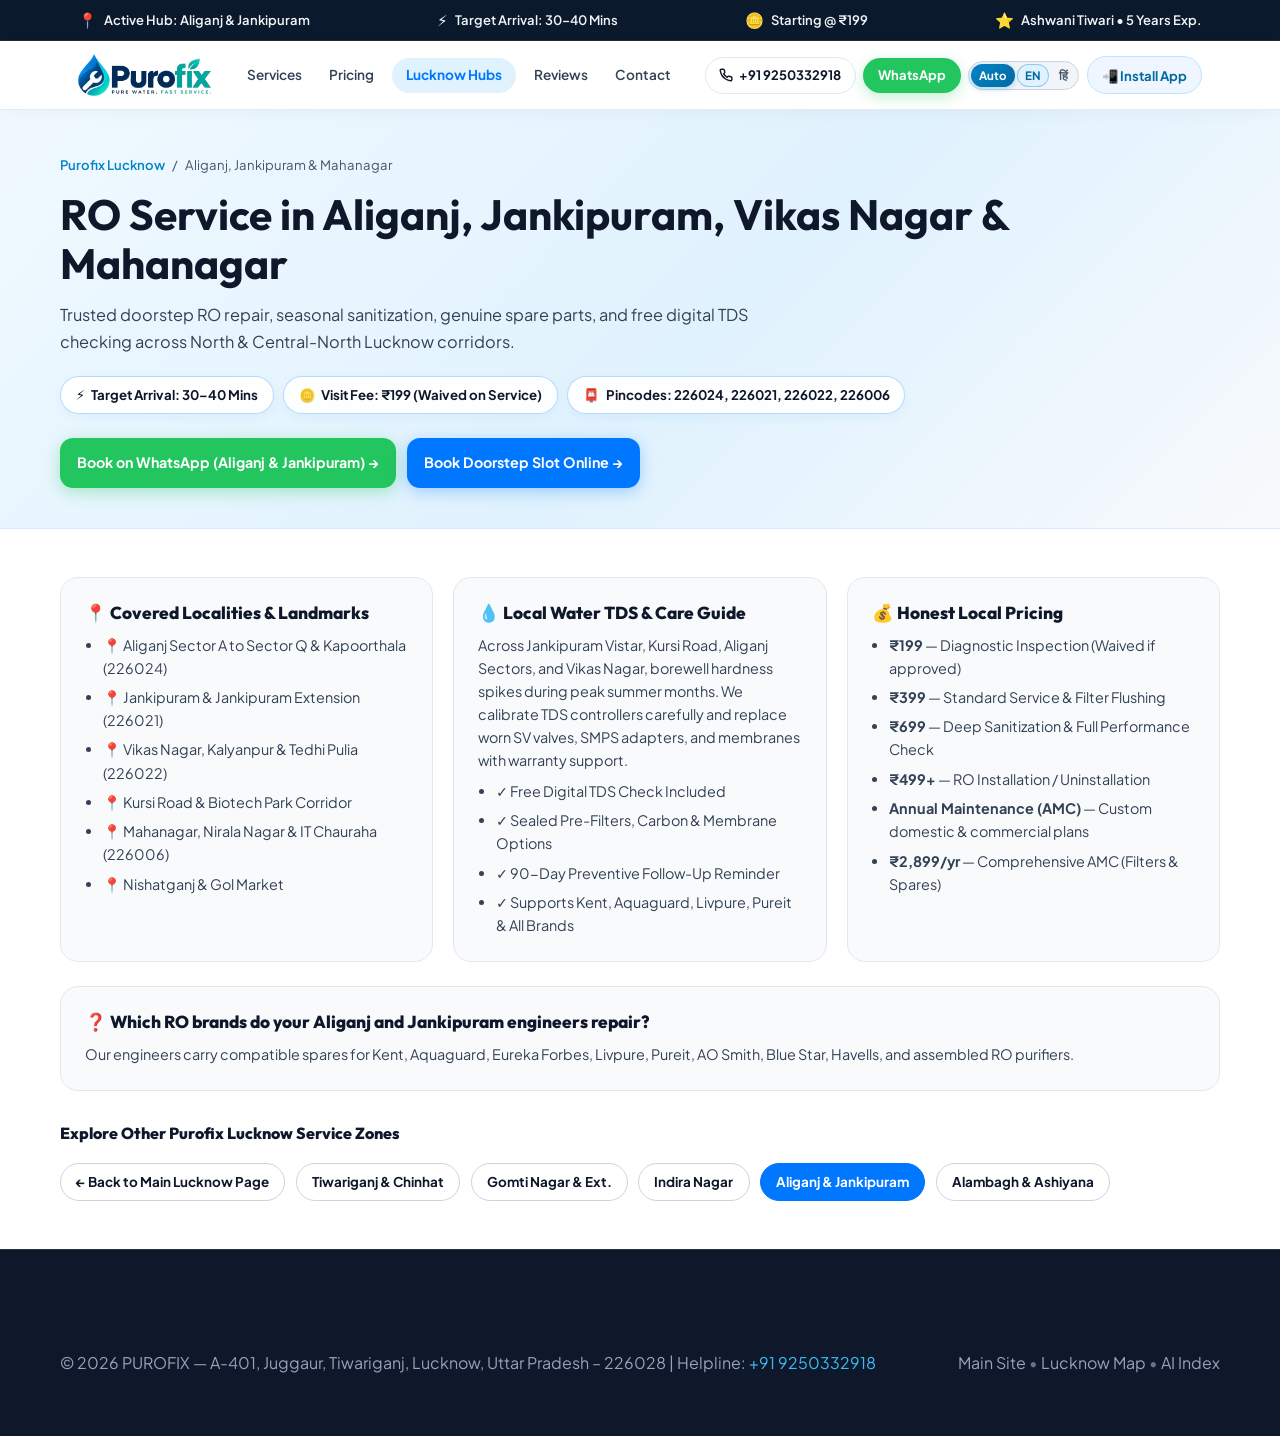
<file: ro-service-aliganj-jankipuram.html>
<!DOCTYPE html>
<html lang="en">
<head>
  <meta charset="UTF-8">
  <meta name="viewport" content="width=device-width, initial-scale=1.0">
  <title>RO Service in Aliganj, Jankipuram, Vikas Nagar &amp; Mahanagar Lucknow | Purofix</title>
  <meta name="description" content="Fast RO water purifier repair, annual AMC &amp; membrane replacement in Aliganj (226024), Jankipuram (226021), Vikas Nagar (226022) &amp; Mahanagar (226006), Kursi Road &amp; Kapoorthala.">
  <meta name="keywords" content="best RO service Aliganj Lucknow, best ARO service Jankipuram, RO service Aliganj Lucknow, RO repair Jankipuram, RO service Vikas Nagar, RO repair Mahanagar Lucknow, Kursi Road RO service, Kapoorthala RO repair, 226024 RO service, 226021 RO service">
  <meta name="author" content="Ashwani Tiwari - Purofix">
  <meta name="robots" content="index, follow">
  <meta name="geo.region" content="IN-UP">
  <meta name="geo.placename" content="Aliganj, Jankipuram &amp; Mahanagar, Lucknow">
  <link rel="canonical" href="https://purofix.com/ro-service-aliganj-jankipuram.html">
  <link rel="alternate" type="text/plain" href="llms.txt" title="Purofix AI &amp; LLM Knowledge Summary">
  <link rel="alternate" type="text/plain" href="llms-full.txt" title="Purofix Complete AI &amp; LLM Knowledge Base">

  <meta property="og:type" content="website">
  <meta property="og:locale" content="en_IN">
  <meta property="og:site_name" content="PUROFIX Lucknow RO Service">
  <meta property="og:url" content="https://purofix.com/ro-service-aliganj-jankipuram.html">
  <meta property="og:title" content="RO Service in Aliganj, Jankipuram, Vikas Nagar &amp; Mahanagar Lucknow | Purofix">
  <meta property="og:description" content="Fast RO water purifier repair, annual AMC &amp; membrane replacement in Aliganj (226024), Jankipuram (226021), Vikas Nagar (226022) &amp; Mahanagar (226006), Kursi Road &amp; Kapoorthala.">
  <meta property="og:image" content="https://purofix.com/assets/purofix-expert-ro-repair-service-lucknow-banner.jpg">

  <link rel="manifest" href="manifest.webmanifest">
  <meta name="theme-color" content="#0077ff">
  <style>
    #nl-badge-frame, #nl-hud-frame, iframe[title*="Netlify"], iframe[id*="nl-"] { display: none !important; opacity: 0 !important; visibility: hidden !important; pointer-events: none !important; width: 0 !important; height: 0 !important; }
  </style>
  <script>
    (function(){
      function k(){
        var b = document.getElementById('nl-badge-frame') || document.getElementById('nl-hud-frame') || document.querySelector('iframe[title*="Netlify"]');
        if(b) b.remove();
        var s = document.querySelector('script[data-nf-variant]');
        if(s) { s.removeAttribute('data-nf-variant'); s.remove(); }
      }
      k();
      if(window.MutationObserver){ new MutationObserver(k).observe(document.documentElement,{childList:true,subtree:true}); }
      window.addEventListener('DOMContentLoaded', k);
      window.addEventListener('load', k);
    })();
  </script>
  <meta name="apple-mobile-web-app-capable" content="yes">
  <meta name="apple-mobile-web-app-status-bar-style" content="default">
  <meta name="apple-mobile-web-app-title" content="Purofix RO">
  <link rel="apple-touch-icon" href="assets/pwa-icon-192.png">
  <link rel="icon" type="image/png" sizes="128x128" href="favicon.png">
  <link rel="icon" type="image/png" sizes="192x192" href="assets/pwa-icon-192.png">
  <link rel="preconnect" href="https://fonts.googleapis.com">
  <link rel="preconnect" href="https://fonts.gstatic.com" crossorigin>
  <link href="https://fonts.googleapis.com/css2?family=Inter:wght@400;500;600;700;800&family=Outfit:wght@500;600;700;800;900&family=Plus+Jakarta+Sans:wght@400;500;600;700;800&display=swap" rel="stylesheet">
  <link rel="stylesheet" href="styles.css">

  <script type="application/ld+json">
{
  "@context": "https://schema.org",
  "@graph": [
    {
      "@type": "Service",
      "serviceType": "RO Water Purifier Service & Repair in Aliganj, Jankipuram & Mahanagar, Lucknow",
      "provider": {
        "@type": "HomeAndConstructionBusiness",
        "name": "Purofix RO Water Purifier Service Lucknow",
        "url": "https://purofix.com/",
        "telephone": "+919250332918",
        "address": {
          "@type": "PostalAddress",
          "streetAddress": "A-401, Juggaur, Tiwariganj",
          "addressLocality": "Lucknow",
          "addressRegion": "Uttar Pradesh",
          "postalCode": "226028",
          "addressCountry": "IN"
        }
      },
      "areaServed": [
        {
          "@type": "Place",
          "name": "Aliganj Sector A to Sector Q & Kapoorthala (226024)"
        },
        {
          "@type": "Place",
          "name": "Jankipuram & Jankipuram Extension (226021)"
        },
        {
          "@type": "Place",
          "name": "Vikas Nagar, Kalyanpur & Tedhi Pulia (226022)"
        },
        {
          "@type": "Place",
          "name": "Kursi Road & Biotech Park Corridor"
        },
        {
          "@type": "Place",
          "name": "Mahanagar, Nirala Nagar & IT Chauraha (226006)"
        },
        {
          "@type": "Place",
          "name": "Nishatganj & Gol Market"
        }
      ],
      "offers": {
        "@type": "Offer",
        "priceCurrency": "INR",
        "price": "199",
        "description": "Doorstep diagnostic inspection starting at ₹199 (waived upon service approval)"
      }
    },
    {
      "@type": "BreadcrumbList",
      "itemListElement": [
        {
          "@type": "ListItem",
          "position": 1,
          "name": "Home",
          "item": "https://purofix.com/"
        },
        {
          "@type": "ListItem",
          "position": 2,
          "name": "RO Service Aliganj & Jankipuram",
          "item": "https://purofix.com/ro-service-aliganj-jankipuram.html"
        }
      ]
    },
    {
      "@type": "FAQPage",
      "mainEntity": [
        {
          "@type": "Question",
          "name": "Which RO brands do your Aliganj and Jankipuram engineers repair?",
          "acceptedAnswer": {
            "@type": "Answer",
            "text": "Our engineers carry compatible spares for Kent, Aquaguard, Eureka Forbes, Livpure, Pureit, AO Smith, Blue Star, Havells, and assembled RO purifiers."
          }
        }
      ]
    }
  ]
}
  </script>
</head>
<body>

  <aside class="mockup-top-bar" aria-label="Service Notice">
    <div class="container mockup-top-bar-container">
      <div class="top-bar-item"><span class="top-icon">📍</span><span>Active Hub: Aliganj &amp; Jankipuram</span></div>
      <div class="top-bar-item"><span class="top-icon">⚡</span><span>Target Arrival: 30–40 Mins</span></div>
      <div class="top-bar-item"><span class="top-icon">🪙</span><span>Starting @ ₹199</span></div>
      <div class="top-bar-item"><span class="top-icon">⭐</span><span>Ashwani Tiwari • 5 Years Exp.</span></div>
    </div>
  </aside>

  <header class="site-header" id="header">
    <div class="container header-container">
      <a href="index.html" class="brand-logo" aria-label="Purofix Home">
        <img src="purofix-logo-transparent.png" alt="Purofix - Pure Water. Fast Service." class="main-brand-logo">
      </a>
      <nav class="desktop-nav" aria-label="Zone Navigation">
        <a href="index.html#services" class="nav-link">Services</a>
        <a href="index.html#pricing" class="nav-link">Pricing</a>
        <a href="index.html#locations" class="nav-pill-active">Lucknow Hubs</a>
        <a href="index.html#google-reviews" class="nav-link">Reviews</a>
        <a href="index.html#contact" class="nav-link">Contact</a>
      </nav>
      <div class="header-actions">
        <a href="tel:+919250332918" class="header-pill-phone" data-sync-phone="primary">
          <svg width="14" height="14" viewBox="0 0 24 24" fill="none" stroke="currentColor" stroke-width="2.5"><path d="M22 16.92v3a2 2 0 0 1-2.18 2 19.79 19.79 0 0 1-8.63-3.07 19.5 19.5 0 0 1-6-6 19.79 19.79 0 0 1-3.07-8.67A2 2 0 0 1 4.11 2h3a2 2 0 0 1 2 1.72 12.84 12.84 0 0 0 .7 2.81 2 2 0 0 1-.45 2.11L8.09 9.91a16 16 0 0 0 6 6l1.27-1.27a2 2 0 0 1 2.11-.45 12.84 12.84 0 0 0 2.81.7A2 2 0 0 1 22 16.92z"/></svg>
          <span>+91 9250332918</span>
        </a>
        <a href="https://wa.me/919250332918?text=Hello%20Purofix%20Team%2C%0A%0AI%20want%20to%20book%20an%20RO%20service%20in%20Aliganj%2C%20Jankipuram%20%26%20Mahanagar%2C%20Lucknow.%0A%0AMy%20Name%3A%20%0AMy%20Locality%3A%20Aliganj%20%26%20Jankipuram%0AMy%20RO%20Brand%3A%20%0AMy%20Problem%3A%20%0A%0APlease%20confirm%20technician%20availability.%0A%0AThank%20you." target="_blank" rel="noopener" class="header-pill-wa">
          <span>WhatsApp</span>
        </a>
        <div class="lang-switcher" id="langSwitcher" role="group" aria-label="Language Selector">
          <button type="button" class="lang-btn active" data-lang-choice="auto" title="Auto-detect browser language">Auto</button>
          <button type="button" class="lang-btn" data-lang-choice="en" title="Switch to English">EN</button>
          <button type="button" class="lang-btn" data-lang-choice="hi" title="हिन्दी में बदलें">हिं</button>
        </div>
        <button type="button" class="pwa-install-pill" id="installAppBtn" onclick="window.ROApp.promptPwaInstall()" title="Install Purofix Mobile App">
          <span>📲 Install App</span>
        </button>
        <button class="mobile-menu-toggle" id="menuToggle" aria-label="Toggle Menu">
          <svg width="22" height="22" viewBox="0 0 24 24" fill="none" stroke="currentColor" stroke-width="2.4" stroke-linecap="round"><line x1="4" y1="6" x2="20" y2="6"/><line x1="4" y1="12" x2="20" y2="12"/><line x1="4" y1="18" x2="20" y2="18"/></svg>
        </button>
      </div>
    </div>
  </header>

  <div class="mobile-drawer" id="mobileDrawer">
    <div class="drawer-header">
      <img src="purofix-logo-transparent.png" alt="Purofix" class="drawer-brand-logo">
      <button class="drawer-close" id="drawerClose" aria-label="Close Menu">&times;</button>
    </div>
    <div class="drawer-quick-actions">
      <a href="tel:+919250332918" class="drawer-action-btn call" data-sync-phone="primary"><span class="sync-phone-text">+91 9250332918</span></a>
      <a href="https://wa.me/919250332918?text=Hello%20Purofix%20Team%2C%0A%0AI%20want%20to%20book%20an%20RO%20service%20in%20Aliganj%2C%20Jankipuram%20%26%20Mahanagar%2C%20Lucknow.%0A%0AMy%20Name%3A%20%0AMy%20Locality%3A%20Aliganj%20%26%20Jankipuram%0AMy%20RO%20Brand%3A%20%0AMy%20Problem%3A%20%0A%0APlease%20confirm%20technician%20availability.%0A%0AThank%20you." target="_blank" rel="noopener" class="drawer-action-btn whatsapp"><span>WhatsApp Book</span></a>
    </div>
    <div class="drawer-lang-row">
      <span class="drawer-lang-label" data-i18n="nav.languageLabel">🌐 Language / भाषा:</span>
      <div class="lang-switcher drawer-lang-switcher" role="group" aria-label="Language Selector">
        <button type="button" class="lang-btn active" data-lang-choice="auto">Auto</button>
        <button type="button" class="lang-btn" data-lang-choice="en">English</button>
        <button type="button" class="lang-btn" data-lang-choice="hi">हिन्दी</button>
      </div>
    </div>
    <div class="drawer-links">
      <a href="index.html" class="drawer-link">🏠 Main Purofix Website</a>
      <a href="index.html#services" class="drawer-link">🛠️ All RO Services</a>
      <a href="index.html#pricing" class="drawer-link">💰 Plans (From ₹199)</a>
      <a href="index.html#google-reviews" class="drawer-link">⭐ Reviews &amp; QR</a>
      <button type="button" class="drawer-link" onclick="window.ROApp.promptPwaInstall(); window.ROApp.closeDrawer();" style="text-align:left; background:#eff6ff; color:#0369a1; font-weight:800; border:none; width:100%; cursor:pointer;">📲 Install Purofix Mobile App</button>
    </div>
  </div>
  <div class="backdrop" id="backdrop"></div>

  <main>
    <section class="hub-hero">
      <div class="container">
        <nav class="hub-breadcrumb" aria-label="Breadcrumb">
          <a href="index.html">Purofix Lucknow</a>
          <span>/</span>
          <span>Aliganj, Jankipuram &amp; Mahanagar</span>
        </nav>

        <h1>RO Service in Aliganj, Jankipuram, Vikas Nagar &amp; Mahanagar</h1>
        <p class="hub-hero-lead">Trusted doorstep RO repair, seasonal sanitization, genuine spare parts, and free digital TDS checking across North &amp; Central-North Lucknow corridors.</p>

        <div class="hero-badges-strip" style="margin-bottom:1.5rem;">
          <div class="hero-badge-pill"><span class="b-icon">⚡</span><span>Target Arrival: 30–40 Mins</span></div>
          <div class="hero-badge-pill"><span class="b-icon">🪙</span><span>Visit Fee: ₹199 (Waived on Service)</span></div>
          <div class="hero-badge-pill"><span class="b-icon">📮</span><span>Pincodes: 226024, 226021, 226022, 226006</span></div>
        </div>

        <div class="hero-dual-ctas">
          <a href="https://wa.me/919250332918?text=Hello%20Purofix%20Team%2C%0A%0AI%20want%20to%20book%20an%20RO%20service%20in%20Aliganj%2C%20Jankipuram%20%26%20Mahanagar%2C%20Lucknow.%0A%0AMy%20Name%3A%20%0AMy%20Locality%3A%20Aliganj%20%26%20Jankipuram%0AMy%20RO%20Brand%3A%20%0AMy%20Problem%3A%20%0A%0APlease%20confirm%20technician%20availability.%0A%0AThank%20you." target="_blank" rel="noopener" class="btn-mockup-wa">
            <span>Book on WhatsApp (Aliganj &amp; Jankipuram) &rarr;</span>
          </a>
          <button type="button" class="btn-mockup-blue" onclick="window.ROApp.openBookingModalWithArea('Aliganj, Jankipuram &amp; Mahanagar, Lucknow')">
            <span>Book Doorstep Slot Online &rarr;</span>
          </button>
        </div>
      </div>
    </section>

    <section class="hub-details-section">
      <div class="container">
        <div class="hub-details-grid">
          <div class="hub-card">
            <h2>📍 Covered Localities &amp; Landmarks</h2>
            <ul>
              <li>📍 Aliganj Sector A to Sector Q &amp; Kapoorthala (226024)</li>
            <li>📍 Jankipuram &amp; Jankipuram Extension (226021)</li>
            <li>📍 Vikas Nagar, Kalyanpur &amp; Tedhi Pulia (226022)</li>
            <li>📍 Kursi Road &amp; Biotech Park Corridor</li>
            <li>📍 Mahanagar, Nirala Nagar &amp; IT Chauraha (226006)</li>
            <li>📍 Nishatganj &amp; Gol Market</li>
            </ul>
          </div>

          <div class="hub-card">
            <h2>💧 Local Water TDS &amp; Care Guide</h2>
            <p>Across Jankipuram Vistar, Kursi Road, Aliganj Sectors, and Vikas Nagar, borewell hardness spikes during peak summer months. We calibrate TDS controllers carefully and replace worn SV valves, SMPS adapters, and membranes with warranty support.</p>
            <ul>
              <li>✓ Free Digital TDS Check Included</li>
              <li>✓ Sealed Pre-Filters, Carbon &amp; Membrane Options</li>
              <li>✓ 90-Day Preventive Follow-Up Reminder</li>
              <li>✓ Supports Kent, Aquaguard, Livpure, Pureit &amp; All Brands</li>
            </ul>
          </div>

          <div class="hub-card">
            <h2>💰 Honest Local Pricing</h2>
            <ul>
              <li><strong>₹199</strong> — Diagnostic Inspection (Waived if approved)</li>
              <li><strong>₹399</strong> — Standard Service &amp; Filter Flushing</li>
              <li><strong>₹699</strong> — Deep Sanitization &amp; Full Performance Check</li>
              <li><strong>₹499+</strong> — RO Installation / Uninstallation</li>
              <li><strong>Annual Maintenance (AMC)</strong> — Custom domestic &amp; commercial plans</li>
              <li><strong>₹2,899/yr</strong> — Comprehensive AMC (Filters &amp; Spares)</li>
            </ul>
          </div>
        </div>

        <div class="hub-card" style="margin-top:1.5rem;">
          <h3>❓ Which RO brands do your Aliganj and Jankipuram engineers repair?</h3>
          <p>Our engineers carry compatible spares for Kent, Aquaguard, Eureka Forbes, Livpure, Pureit, AO Smith, Blue Star, Havells, and assembled RO purifiers.</p>
        </div>

        <div style="margin-top:2rem;">
          <h3 style="font-size:1rem; font-weight:800; color:#0f172a; margin-bottom:0.4rem;">Explore Other Purofix Lucknow Service Zones</h3>
          <div class="hub-sibling-links">
            <a href="index.html" class="hub-sibling-pill">← Back to Main Lucknow Page</a>
            <a href="ro-service-tiwariganj-chinhat.html" class="hub-sibling-pill">Tiwariganj &amp; Chinhat</a>
          <a href="ro-service-gomti-nagar.html" class="hub-sibling-pill">Gomti Nagar &amp; Ext.</a>
          <a href="ro-service-indira-nagar.html" class="hub-sibling-pill">Indira Nagar</a>
          <a href="ro-service-aliganj-jankipuram.html" class="hub-sibling-pill active">Aliganj &amp; Jankipuram</a>
          <a href="ro-service-alambagh-ashiyana.html" class="hub-sibling-pill">Alambagh &amp; Ashiyana</a>
          </div>
        </div>
      </div>
    </section>
  </main>

  <footer class="site-footer">
    <div class="container footer-bottom-flex" style="padding:1.75rem 1.25rem;">
      <p>&copy; 2026 PUROFIX — <span class="sync-address">A-401, Juggaur, Tiwariganj, Lucknow, UP – 226028</span> | Helpline: <a href="tel:+919250332918" style="color:#38bdf8;" data-sync-phone="primary"><span class="sync-phone-text">+91 9250332918</span></a></p>
      <p class="disclaimer"><a href="index.html" style="color:#94a3b8;">Main Site</a> • <a href="index.html#locations" style="color:#94a3b8;">Lucknow Map</a> • <a href="llms.txt" style="color:#94a3b8;">AI Index</a></p>
    </div>
  </footer>

  <div class="mobile-action-bar" aria-label="Quick Actions">
    <a href="tel:+919250332918" class="action-btn call-action" data-sync-phone="primary"><span>Call Now</span></a>
    <a href="https://wa.me/919250332918?text=Hello%20Purofix%20Team%2C%0A%0AI%20want%20to%20book%20an%20RO%20service%20in%20Aliganj%2C%20Jankipuram%20%26%20Mahanagar%2C%20Lucknow.%0A%0AMy%20Name%3A%20%0AMy%20Locality%3A%20Aliganj%20%26%20Jankipuram%0AMy%20RO%20Brand%3A%20%0AMy%20Problem%3A%20%0A%0APlease%20confirm%20technician%20availability.%0A%0AThank%20you." target="_blank" class="action-btn whatsapp-action"><span>WhatsApp</span></a>
    <button type="button" class="action-btn book-action" onclick="window.ROApp.openBookingModalWithArea('Aliganj, Jankipuram &amp; Mahanagar, Lucknow')"><span>Book (₹199)</span></button>
  </div>

  <dialog class="booking-dialog" id="bookingDialog" aria-labelledby="dialogTitle">
    <div class="dialog-content">
      <div class="dialog-header">
        <div>
          <h2 id="dialogTitle">Schedule Doorstep Service (Aliganj &amp; Jankipuram)</h2>
          <p>Certified engineer arrives with original parts &amp; digital TDS kit</p>
        </div>
        <button class="dialog-close-btn" id="closeDialogBtn" aria-label="Close Dialog">&times;</button>
      </div>
      <form id="modalBookingForm" onsubmit="window.ROApp.handleModalFormSubmit(event)">
        <div class="form-group">
          <label for="modalService">Selected Service / Plan</label>
          <select id="modalService" required>
            <option value="Basic Service">Basic Service &amp; Inspection (₹199)</option>
            <option value="Standard Service">Standard Service — Complete RO Cleaning (₹399)</option>
            <option value="Premium Service">Premium Service — Deep Sanitization &amp; Check (₹699)</option>
            <option value="AMC Annual Plan">AMC Annual Plan — Scheduled Routine Maintenance</option>
            <option value="RO Repair">RO Repair (Leakage, Water Flow &amp; Motor Pump)</option>
            <option value="RO Installation">RO Installation or Uninstallation</option>
            <option value="Filter Replacement">Filter &amp; RO Membrane Replacement</option>
          </select>
        </div>
        <div class="form-row">
          <div class="form-group">
            <label for="modalName">Full Name</label>
            <input type="text" id="modalName" required placeholder="e.g. Ramesh Kumar">
          </div>
          <div class="form-group">
            <label for="modalPhone">Mobile (WhatsApp)</label>
            <input type="tel" id="modalPhone" pattern="[0-9]{10}" maxlength="10" required placeholder="10-digit number">
          </div>
        </div>
        <div class="form-row">
          <div class="form-group">
            <label for="modalBrand">RO Brand / Model</label>
            <select id="modalBrand" required>
              <option value="Kent">Kent RO</option>
              <option value="Aquaguard">Aquaguard / Eureka Forbes</option>
              <option value="Livpure">Livpure</option>
              <option value="Pureit">Pureit (HUL)</option>
              <option value="AO Smith">AO Smith</option>
              <option value="Blue Star">Blue Star</option>
              <option value="Havells">Havells</option>
              <option value="Other / Assembled">Other / Assembled RO</option>
            </select>
          </div>
          <div class="form-group">
            <label for="modalSlot">Preferred Arrival Window</label>
            <select id="modalSlot" required>
              <option value="Urgent Under 30 Mins">⚡ Urgent (30–40 Mins)</option>
              <option value="Today Morning (9 AM - 12 PM)">Morning (9 AM - 12 PM)</option>
              <option value="Today Afternoon (12 PM - 4 PM)">Afternoon (12 PM - 4 PM)</option>
              <option value="Today Evening (4 PM - 8 PM)">Evening (4 PM - 8 PM)</option>
              <option value="Tomorrow Flexible">Tomorrow (Flexible)</option>
            </select>
          </div>
        </div>
        <div class="form-group">
          <label for="modalAddress">Service Address &amp; Locality</label>
          <textarea id="modalAddress" rows="2" required>Aliganj, Jankipuram &amp; Mahanagar, Lucknow</textarea>
        </div>
        <div class="dialog-actions">
          <button type="button" class="btn btn-secondary" onclick="window.ROApp.closeBookingModal()">Cancel</button>
          <button type="submit" class="btn btn-primary"><span>Confirm &amp; Notify Engineer</span></button>
        </div>
      </form>
    </div>
  </dialog>

  <div class="toast-notification" id="toastNotification" role="alert" aria-live="assertive"></div>
  <script src="core.js"></script>
  <script src="i18n.js"></script>
  <script src="app.js"></script>
</body>
</html>
</file>
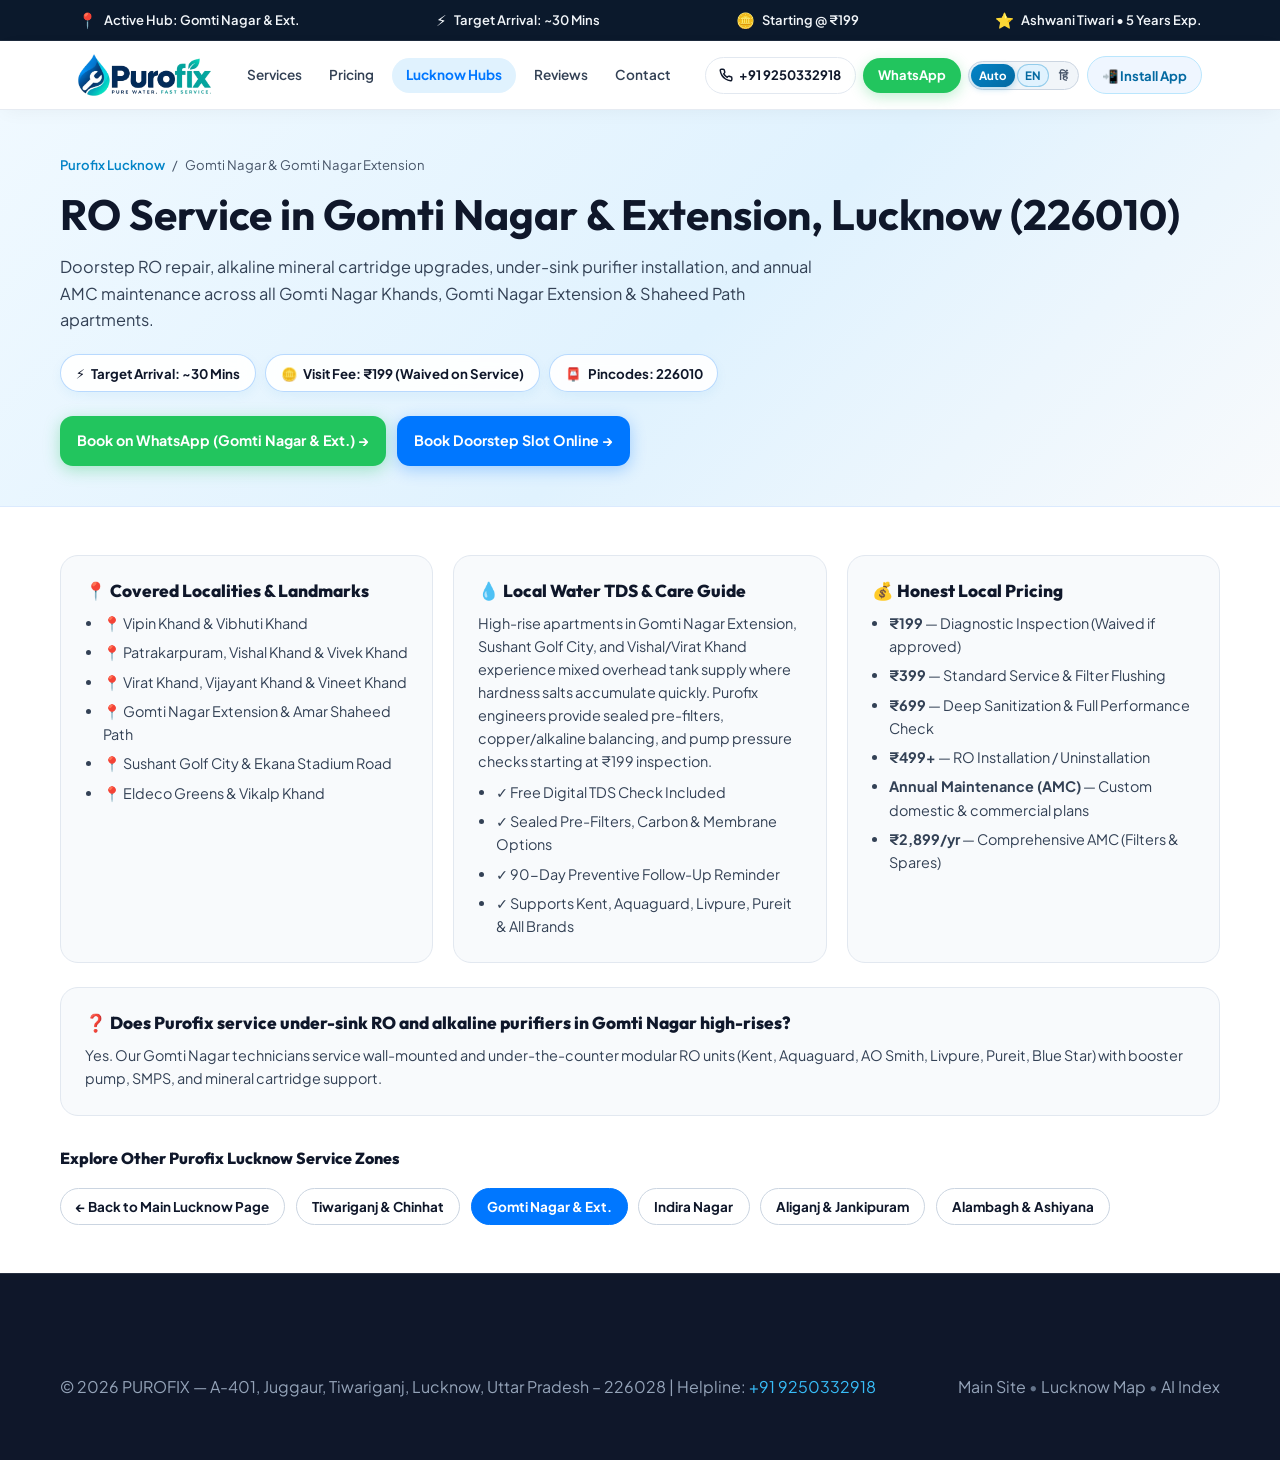
<file: ro-service-gomti-nagar.html>
<!DOCTYPE html>
<html lang="en">
<head>
  <meta charset="UTF-8">
  <meta name="viewport" content="width=device-width, initial-scale=1.0">
  <title>RO Service in Gomti Nagar &amp; Extension Lucknow (226010) | Purofix</title>
  <meta name="description" content="Trusted RO water purifier service &amp; repair in Gomti Nagar, Vibhuti Khand, Vipin Khand, Patrakarpuram, Vishal Khand, Gomti Nagar Extension &amp; Sushant Golf City (226010). Starting @ ₹199.">
  <meta name="keywords" content="best RO service Gomti Nagar, best ARO service Gomti Nagar, RO service Gomti Nagar, RO repair Gomti Nagar Extension, RO technician Vibhuti Khand, Patrakarpuram RO service, Sushant Golf City RO repair, Kent RO service Gomti Nagar, Aquaguard repair 226010">
  <meta name="author" content="Ashwani Tiwari - Purofix">
  <meta name="robots" content="index, follow">
  <meta name="geo.region" content="IN-UP">
  <meta name="geo.placename" content="Gomti Nagar &amp; Gomti Nagar Extension, Lucknow">
  <link rel="canonical" href="https://purofix.com/ro-service-gomti-nagar.html">
  <link rel="alternate" type="text/plain" href="llms.txt" title="Purofix AI &amp; LLM Knowledge Summary">
  <link rel="alternate" type="text/plain" href="llms-full.txt" title="Purofix Complete AI &amp; LLM Knowledge Base">

  <meta property="og:type" content="website">
  <meta property="og:locale" content="en_IN">
  <meta property="og:site_name" content="PUROFIX Lucknow RO Service">
  <meta property="og:url" content="https://purofix.com/ro-service-gomti-nagar.html">
  <meta property="og:title" content="RO Service in Gomti Nagar &amp; Extension Lucknow (226010) | Purofix">
  <meta property="og:description" content="Trusted RO water purifier service &amp; repair in Gomti Nagar, Vibhuti Khand, Vipin Khand, Patrakarpuram, Vishal Khand, Gomti Nagar Extension &amp; Sushant Golf City (226010). Starting @ ₹199.">
  <meta property="og:image" content="https://purofix.com/assets/purofix-expert-ro-repair-service-lucknow-banner.jpg">

  <link rel="manifest" href="manifest.webmanifest">
  <meta name="theme-color" content="#0077ff">
  <style>
    #nl-badge-frame, #nl-hud-frame, iframe[title*="Netlify"], iframe[id*="nl-"] { display: none !important; opacity: 0 !important; visibility: hidden !important; pointer-events: none !important; width: 0 !important; height: 0 !important; }
  </style>
  <script>
    (function(){
      function k(){
        var b = document.getElementById('nl-badge-frame') || document.getElementById('nl-hud-frame') || document.querySelector('iframe[title*="Netlify"]');
        if(b) b.remove();
        var s = document.querySelector('script[data-nf-variant]');
        if(s) { s.removeAttribute('data-nf-variant'); s.remove(); }
      }
      k();
      if(window.MutationObserver){ new MutationObserver(k).observe(document.documentElement,{childList:true,subtree:true}); }
      window.addEventListener('DOMContentLoaded', k);
      window.addEventListener('load', k);
    })();
  </script>
  <meta name="apple-mobile-web-app-capable" content="yes">
  <meta name="apple-mobile-web-app-status-bar-style" content="default">
  <meta name="apple-mobile-web-app-title" content="Purofix RO">
  <link rel="apple-touch-icon" href="assets/pwa-icon-192.png">
  <link rel="icon" type="image/png" sizes="128x128" href="favicon.png">
  <link rel="icon" type="image/png" sizes="192x192" href="assets/pwa-icon-192.png">
  <link rel="preconnect" href="https://fonts.googleapis.com">
  <link rel="preconnect" href="https://fonts.gstatic.com" crossorigin>
  <link href="https://fonts.googleapis.com/css2?family=Inter:wght@400;500;600;700;800&family=Outfit:wght@500;600;700;800;900&family=Plus+Jakarta+Sans:wght@400;500;600;700;800&display=swap" rel="stylesheet">
  <link rel="stylesheet" href="styles.css">

  <script type="application/ld+json">
{
  "@context": "https://schema.org",
  "@graph": [
    {
      "@type": "Service",
      "serviceType": "RO Water Purifier Service & Repair in Gomti Nagar & Gomti Nagar Extension, Lucknow",
      "provider": {
        "@type": "HomeAndConstructionBusiness",
        "name": "Purofix RO Water Purifier Service Lucknow",
        "url": "https://purofix.com/",
        "telephone": "+919250332918",
        "address": {
          "@type": "PostalAddress",
          "streetAddress": "A-401, Juggaur, Tiwariganj",
          "addressLocality": "Lucknow",
          "addressRegion": "Uttar Pradesh",
          "postalCode": "226028",
          "addressCountry": "IN"
        }
      },
      "areaServed": [
        {
          "@type": "Place",
          "name": "Vipin Khand & Vibhuti Khand"
        },
        {
          "@type": "Place",
          "name": "Patrakarpuram, Vishal Khand & Vivek Khand"
        },
        {
          "@type": "Place",
          "name": "Virat Khand, Vijayant Khand & Vineet Khand"
        },
        {
          "@type": "Place",
          "name": "Gomti Nagar Extension & Amar Shaheed Path"
        },
        {
          "@type": "Place",
          "name": "Sushant Golf City & Ekana Stadium Road"
        },
        {
          "@type": "Place",
          "name": "Eldeco Greens & Vikalp Khand"
        }
      ],
      "offers": {
        "@type": "Offer",
        "priceCurrency": "INR",
        "price": "199",
        "description": "Doorstep diagnostic inspection starting at ₹199 (waived upon service approval)"
      }
    },
    {
      "@type": "BreadcrumbList",
      "itemListElement": [
        {
          "@type": "ListItem",
          "position": 1,
          "name": "Home",
          "item": "https://purofix.com/"
        },
        {
          "@type": "ListItem",
          "position": 2,
          "name": "RO Service Gomti Nagar & Ext.",
          "item": "https://purofix.com/ro-service-gomti-nagar.html"
        }
      ]
    },
    {
      "@type": "FAQPage",
      "mainEntity": [
        {
          "@type": "Question",
          "name": "Does Purofix service under-sink RO and alkaline purifiers in Gomti Nagar high-rises?",
          "acceptedAnswer": {
            "@type": "Answer",
            "text": "Yes. Our Gomti Nagar technicians service wall-mounted and under-the-counter modular RO units (Kent, Aquaguard, AO Smith, Livpure, Pureit, Blue Star) with booster pump, SMPS, and mineral cartridge support."
          }
        }
      ]
    }
  ]
}
  </script>
</head>
<body>

  <aside class="mockup-top-bar" aria-label="Service Notice">
    <div class="container mockup-top-bar-container">
      <div class="top-bar-item"><span class="top-icon">📍</span><span>Active Hub: Gomti Nagar &amp; Ext.</span></div>
      <div class="top-bar-item"><span class="top-icon">⚡</span><span>Target Arrival: ~30 Mins</span></div>
      <div class="top-bar-item"><span class="top-icon">🪙</span><span>Starting @ ₹199</span></div>
      <div class="top-bar-item"><span class="top-icon">⭐</span><span>Ashwani Tiwari • 5 Years Exp.</span></div>
    </div>
  </aside>

  <header class="site-header" id="header">
    <div class="container header-container">
      <a href="index.html" class="brand-logo" aria-label="Purofix Home">
        <img src="purofix-logo-transparent.png" alt="Purofix - Pure Water. Fast Service." class="main-brand-logo">
      </a>
      <nav class="desktop-nav" aria-label="Zone Navigation">
        <a href="index.html#services" class="nav-link">Services</a>
        <a href="index.html#pricing" class="nav-link">Pricing</a>
        <a href="index.html#locations" class="nav-pill-active">Lucknow Hubs</a>
        <a href="index.html#google-reviews" class="nav-link">Reviews</a>
        <a href="index.html#contact" class="nav-link">Contact</a>
      </nav>
      <div class="header-actions">
        <a href="tel:+919250332918" class="header-pill-phone" data-sync-phone="primary">
          <svg width="14" height="14" viewBox="0 0 24 24" fill="none" stroke="currentColor" stroke-width="2.5"><path d="M22 16.92v3a2 2 0 0 1-2.18 2 19.79 19.79 0 0 1-8.63-3.07 19.5 19.5 0 0 1-6-6 19.79 19.79 0 0 1-3.07-8.67A2 2 0 0 1 4.11 2h3a2 2 0 0 1 2 1.72 12.84 12.84 0 0 0 .7 2.81 2 2 0 0 1-.45 2.11L8.09 9.91a16 16 0 0 0 6 6l1.27-1.27a2 2 0 0 1 2.11-.45 12.84 12.84 0 0 0 2.81.7A2 2 0 0 1 22 16.92z"/></svg>
          <span>+91 9250332918</span>
        </a>
        <a href="https://wa.me/919250332918?text=Hello%20Purofix%20Team%2C%0A%0AI%20want%20to%20book%20an%20RO%20service%20in%20Gomti%20Nagar%20%26%20Extension%20%28226010%29.%0A%0AMy%20Name%3A%20%0AMy%20Locality%3A%20Gomti%20Nagar%20%26%20Ext.%0AMy%20RO%20Brand%3A%20%0AMy%20Problem%3A%20%0A%0APlease%20confirm%20technician%20availability.%0A%0AThank%20you." target="_blank" rel="noopener" class="header-pill-wa">
          <span>WhatsApp</span>
        </a>
        <div class="lang-switcher" id="langSwitcher" role="group" aria-label="Language Selector">
          <button type="button" class="lang-btn active" data-lang-choice="auto" title="Auto-detect browser language">Auto</button>
          <button type="button" class="lang-btn" data-lang-choice="en" title="Switch to English">EN</button>
          <button type="button" class="lang-btn" data-lang-choice="hi" title="हिन्दी में बदलें">हिं</button>
        </div>
        <button type="button" class="pwa-install-pill" id="installAppBtn" onclick="window.ROApp.promptPwaInstall()" title="Install Purofix Mobile App">
          <span>📲 Install App</span>
        </button>
        <button class="mobile-menu-toggle" id="menuToggle" aria-label="Toggle Menu">
          <svg width="22" height="22" viewBox="0 0 24 24" fill="none" stroke="currentColor" stroke-width="2.4" stroke-linecap="round"><line x1="4" y1="6" x2="20" y2="6"/><line x1="4" y1="12" x2="20" y2="12"/><line x1="4" y1="18" x2="20" y2="18"/></svg>
        </button>
      </div>
    </div>
  </header>

  <div class="mobile-drawer" id="mobileDrawer">
    <div class="drawer-header">
      <img src="purofix-logo-transparent.png" alt="Purofix" class="drawer-brand-logo">
      <button class="drawer-close" id="drawerClose" aria-label="Close Menu">&times;</button>
    </div>
    <div class="drawer-quick-actions">
      <a href="tel:+919250332918" class="drawer-action-btn call" data-sync-phone="primary"><span class="sync-phone-text">+91 9250332918</span></a>
      <a href="https://wa.me/919250332918?text=Hello%20Purofix%20Team%2C%0A%0AI%20want%20to%20book%20an%20RO%20service%20in%20Gomti%20Nagar%20%26%20Extension%20%28226010%29.%0A%0AMy%20Name%3A%20%0AMy%20Locality%3A%20Gomti%20Nagar%20%26%20Ext.%0AMy%20RO%20Brand%3A%20%0AMy%20Problem%3A%20%0A%0APlease%20confirm%20technician%20availability.%0A%0AThank%20you." target="_blank" rel="noopener" class="drawer-action-btn whatsapp"><span>WhatsApp Book</span></a>
    </div>
    <div class="drawer-lang-row">
      <span class="drawer-lang-label" data-i18n="nav.languageLabel">🌐 Language / भाषा:</span>
      <div class="lang-switcher drawer-lang-switcher" role="group" aria-label="Language Selector">
        <button type="button" class="lang-btn active" data-lang-choice="auto">Auto</button>
        <button type="button" class="lang-btn" data-lang-choice="en">English</button>
        <button type="button" class="lang-btn" data-lang-choice="hi">हिन्दी</button>
      </div>
    </div>
    <div class="drawer-links">
      <a href="index.html" class="drawer-link">🏠 Main Purofix Website</a>
      <a href="index.html#services" class="drawer-link">🛠️ All RO Services</a>
      <a href="index.html#pricing" class="drawer-link">💰 Plans (From ₹199)</a>
      <a href="index.html#google-reviews" class="drawer-link">⭐ Reviews &amp; QR</a>
      <button type="button" class="drawer-link" onclick="window.ROApp.promptPwaInstall(); window.ROApp.closeDrawer();" style="text-align:left; background:#eff6ff; color:#0369a1; font-weight:800; border:none; width:100%; cursor:pointer;">📲 Install Purofix Mobile App</button>
    </div>
  </div>
  <div class="backdrop" id="backdrop"></div>

  <main>
    <section class="hub-hero">
      <div class="container">
        <nav class="hub-breadcrumb" aria-label="Breadcrumb">
          <a href="index.html">Purofix Lucknow</a>
          <span>/</span>
          <span>Gomti Nagar &amp; Gomti Nagar Extension</span>
        </nav>

        <h1>RO Service in Gomti Nagar &amp; Extension, Lucknow (226010)</h1>
        <p class="hub-hero-lead">Doorstep RO repair, alkaline mineral cartridge upgrades, under-sink purifier installation, and annual AMC maintenance across all Gomti Nagar Khands, Gomti Nagar Extension &amp; Shaheed Path apartments.</p>

        <div class="hero-badges-strip" style="margin-bottom:1.5rem;">
          <div class="hero-badge-pill"><span class="b-icon">⚡</span><span>Target Arrival: ~30 Mins</span></div>
          <div class="hero-badge-pill"><span class="b-icon">🪙</span><span>Visit Fee: ₹199 (Waived on Service)</span></div>
          <div class="hero-badge-pill"><span class="b-icon">📮</span><span>Pincodes: 226010</span></div>
        </div>

        <div class="hero-dual-ctas">
          <a href="https://wa.me/919250332918?text=Hello%20Purofix%20Team%2C%0A%0AI%20want%20to%20book%20an%20RO%20service%20in%20Gomti%20Nagar%20%26%20Extension%20%28226010%29.%0A%0AMy%20Name%3A%20%0AMy%20Locality%3A%20Gomti%20Nagar%20%26%20Ext.%0AMy%20RO%20Brand%3A%20%0AMy%20Problem%3A%20%0A%0APlease%20confirm%20technician%20availability.%0A%0AThank%20you." target="_blank" rel="noopener" class="btn-mockup-wa">
            <span>Book on WhatsApp (Gomti Nagar &amp; Ext.) &rarr;</span>
          </a>
          <button type="button" class="btn-mockup-blue" onclick="window.ROApp.openBookingModalWithArea('Gomti Nagar &amp; Extension (226010)')">
            <span>Book Doorstep Slot Online &rarr;</span>
          </button>
        </div>
      </div>
    </section>

    <section class="hub-details-section">
      <div class="container">
        <div class="hub-details-grid">
          <div class="hub-card">
            <h2>📍 Covered Localities &amp; Landmarks</h2>
            <ul>
              <li>📍 Vipin Khand &amp; Vibhuti Khand</li>
            <li>📍 Patrakarpuram, Vishal Khand &amp; Vivek Khand</li>
            <li>📍 Virat Khand, Vijayant Khand &amp; Vineet Khand</li>
            <li>📍 Gomti Nagar Extension &amp; Amar Shaheed Path</li>
            <li>📍 Sushant Golf City &amp; Ekana Stadium Road</li>
            <li>📍 Eldeco Greens &amp; Vikalp Khand</li>
            </ul>
          </div>

          <div class="hub-card">
            <h2>💧 Local Water TDS &amp; Care Guide</h2>
            <p>High-rise apartments in Gomti Nagar Extension, Sushant Golf City, and Vishal/Virat Khand experience mixed overhead tank supply where hardness salts accumulate quickly. Purofix engineers provide sealed pre-filters, copper/alkaline balancing, and pump pressure checks starting at ₹199 inspection.</p>
            <ul>
              <li>✓ Free Digital TDS Check Included</li>
              <li>✓ Sealed Pre-Filters, Carbon &amp; Membrane Options</li>
              <li>✓ 90-Day Preventive Follow-Up Reminder</li>
              <li>✓ Supports Kent, Aquaguard, Livpure, Pureit &amp; All Brands</li>
            </ul>
          </div>

          <div class="hub-card">
            <h2>💰 Honest Local Pricing</h2>
            <ul>
              <li><strong>₹199</strong> — Diagnostic Inspection (Waived if approved)</li>
              <li><strong>₹399</strong> — Standard Service &amp; Filter Flushing</li>
              <li><strong>₹699</strong> — Deep Sanitization &amp; Full Performance Check</li>
              <li><strong>₹499+</strong> — RO Installation / Uninstallation</li>
              <li><strong>Annual Maintenance (AMC)</strong> — Custom domestic &amp; commercial plans</li>
              <li><strong>₹2,899/yr</strong> — Comprehensive AMC (Filters &amp; Spares)</li>
            </ul>
          </div>
        </div>

        <div class="hub-card" style="margin-top:1.5rem;">
          <h3>❓ Does Purofix service under-sink RO and alkaline purifiers in Gomti Nagar high-rises?</h3>
          <p>Yes. Our Gomti Nagar technicians service wall-mounted and under-the-counter modular RO units (Kent, Aquaguard, AO Smith, Livpure, Pureit, Blue Star) with booster pump, SMPS, and mineral cartridge support.</p>
        </div>

        <div style="margin-top:2rem;">
          <h3 style="font-size:1rem; font-weight:800; color:#0f172a; margin-bottom:0.4rem;">Explore Other Purofix Lucknow Service Zones</h3>
          <div class="hub-sibling-links">
            <a href="index.html" class="hub-sibling-pill">← Back to Main Lucknow Page</a>
            <a href="ro-service-tiwariganj-chinhat.html" class="hub-sibling-pill">Tiwariganj &amp; Chinhat</a>
          <a href="ro-service-gomti-nagar.html" class="hub-sibling-pill active">Gomti Nagar &amp; Ext.</a>
          <a href="ro-service-indira-nagar.html" class="hub-sibling-pill">Indira Nagar</a>
          <a href="ro-service-aliganj-jankipuram.html" class="hub-sibling-pill">Aliganj &amp; Jankipuram</a>
          <a href="ro-service-alambagh-ashiyana.html" class="hub-sibling-pill">Alambagh &amp; Ashiyana</a>
          </div>
        </div>
      </div>
    </section>
  </main>

  <footer class="site-footer">
    <div class="container footer-bottom-flex" style="padding:1.75rem 1.25rem;">
      <p>&copy; 2026 PUROFIX — <span class="sync-address">A-401, Juggaur, Tiwariganj, Lucknow, UP – 226028</span> | Helpline: <a href="tel:+919250332918" style="color:#38bdf8;" data-sync-phone="primary"><span class="sync-phone-text">+91 9250332918</span></a></p>
      <p class="disclaimer"><a href="index.html" style="color:#94a3b8;">Main Site</a> • <a href="index.html#locations" style="color:#94a3b8;">Lucknow Map</a> • <a href="llms.txt" style="color:#94a3b8;">AI Index</a></p>
    </div>
  </footer>

  <div class="mobile-action-bar" aria-label="Quick Actions">
    <a href="tel:+919250332918" class="action-btn call-action" data-sync-phone="primary"><span>Call Now</span></a>
    <a href="https://wa.me/919250332918?text=Hello%20Purofix%20Team%2C%0A%0AI%20want%20to%20book%20an%20RO%20service%20in%20Gomti%20Nagar%20%26%20Extension%20%28226010%29.%0A%0AMy%20Name%3A%20%0AMy%20Locality%3A%20Gomti%20Nagar%20%26%20Ext.%0AMy%20RO%20Brand%3A%20%0AMy%20Problem%3A%20%0A%0APlease%20confirm%20technician%20availability.%0A%0AThank%20you." target="_blank" class="action-btn whatsapp-action"><span>WhatsApp</span></a>
    <button type="button" class="action-btn book-action" onclick="window.ROApp.openBookingModalWithArea('Gomti Nagar &amp; Extension (226010)')"><span>Book (₹199)</span></button>
  </div>

  <dialog class="booking-dialog" id="bookingDialog" aria-labelledby="dialogTitle">
    <div class="dialog-content">
      <div class="dialog-header">
        <div>
          <h2 id="dialogTitle">Schedule Doorstep Service (Gomti Nagar &amp; Ext.)</h2>
          <p>Certified engineer arrives with original parts &amp; digital TDS kit</p>
        </div>
        <button class="dialog-close-btn" id="closeDialogBtn" aria-label="Close Dialog">&times;</button>
      </div>
      <form id="modalBookingForm" onsubmit="window.ROApp.handleModalFormSubmit(event)">
        <div class="form-group">
          <label for="modalService">Selected Service / Plan</label>
          <select id="modalService" required>
            <option value="Basic Service">Basic Service &amp; Inspection (₹199)</option>
            <option value="Standard Service">Standard Service — Complete RO Cleaning (₹399)</option>
            <option value="Premium Service">Premium Service — Deep Sanitization &amp; Check (₹699)</option>
            <option value="AMC Annual Plan">AMC Annual Plan — Scheduled Routine Maintenance</option>
            <option value="RO Repair">RO Repair (Leakage, Water Flow &amp; Motor Pump)</option>
            <option value="RO Installation">RO Installation or Uninstallation</option>
            <option value="Filter Replacement">Filter &amp; RO Membrane Replacement</option>
          </select>
        </div>
        <div class="form-row">
          <div class="form-group">
            <label for="modalName">Full Name</label>
            <input type="text" id="modalName" required placeholder="e.g. Ramesh Kumar">
          </div>
          <div class="form-group">
            <label for="modalPhone">Mobile (WhatsApp)</label>
            <input type="tel" id="modalPhone" pattern="[0-9]{10}" maxlength="10" required placeholder="10-digit number">
          </div>
        </div>
        <div class="form-row">
          <div class="form-group">
            <label for="modalBrand">RO Brand / Model</label>
            <select id="modalBrand" required>
              <option value="Kent">Kent RO</option>
              <option value="Aquaguard">Aquaguard / Eureka Forbes</option>
              <option value="Livpure">Livpure</option>
              <option value="Pureit">Pureit (HUL)</option>
              <option value="AO Smith">AO Smith</option>
              <option value="Blue Star">Blue Star</option>
              <option value="Havells">Havells</option>
              <option value="Other / Assembled">Other / Assembled RO</option>
            </select>
          </div>
          <div class="form-group">
            <label for="modalSlot">Preferred Arrival Window</label>
            <select id="modalSlot" required>
              <option value="Urgent Under 30 Mins">⚡ Urgent (~30 Mins)</option>
              <option value="Today Morning (9 AM - 12 PM)">Morning (9 AM - 12 PM)</option>
              <option value="Today Afternoon (12 PM - 4 PM)">Afternoon (12 PM - 4 PM)</option>
              <option value="Today Evening (4 PM - 8 PM)">Evening (4 PM - 8 PM)</option>
              <option value="Tomorrow Flexible">Tomorrow (Flexible)</option>
            </select>
          </div>
        </div>
        <div class="form-group">
          <label for="modalAddress">Service Address &amp; Locality</label>
          <textarea id="modalAddress" rows="2" required>Gomti Nagar &amp; Extension (226010)</textarea>
        </div>
        <div class="dialog-actions">
          <button type="button" class="btn btn-secondary" onclick="window.ROApp.closeBookingModal()">Cancel</button>
          <button type="submit" class="btn btn-primary"><span>Confirm &amp; Notify Engineer</span></button>
        </div>
      </form>
    </div>
  </dialog>

  <div class="toast-notification" id="toastNotification" role="alert" aria-live="assertive"></div>
  <script src="core.js"></script>
  <script src="i18n.js"></script>
  <script src="app.js"></script>
</body>
</html>
</file>
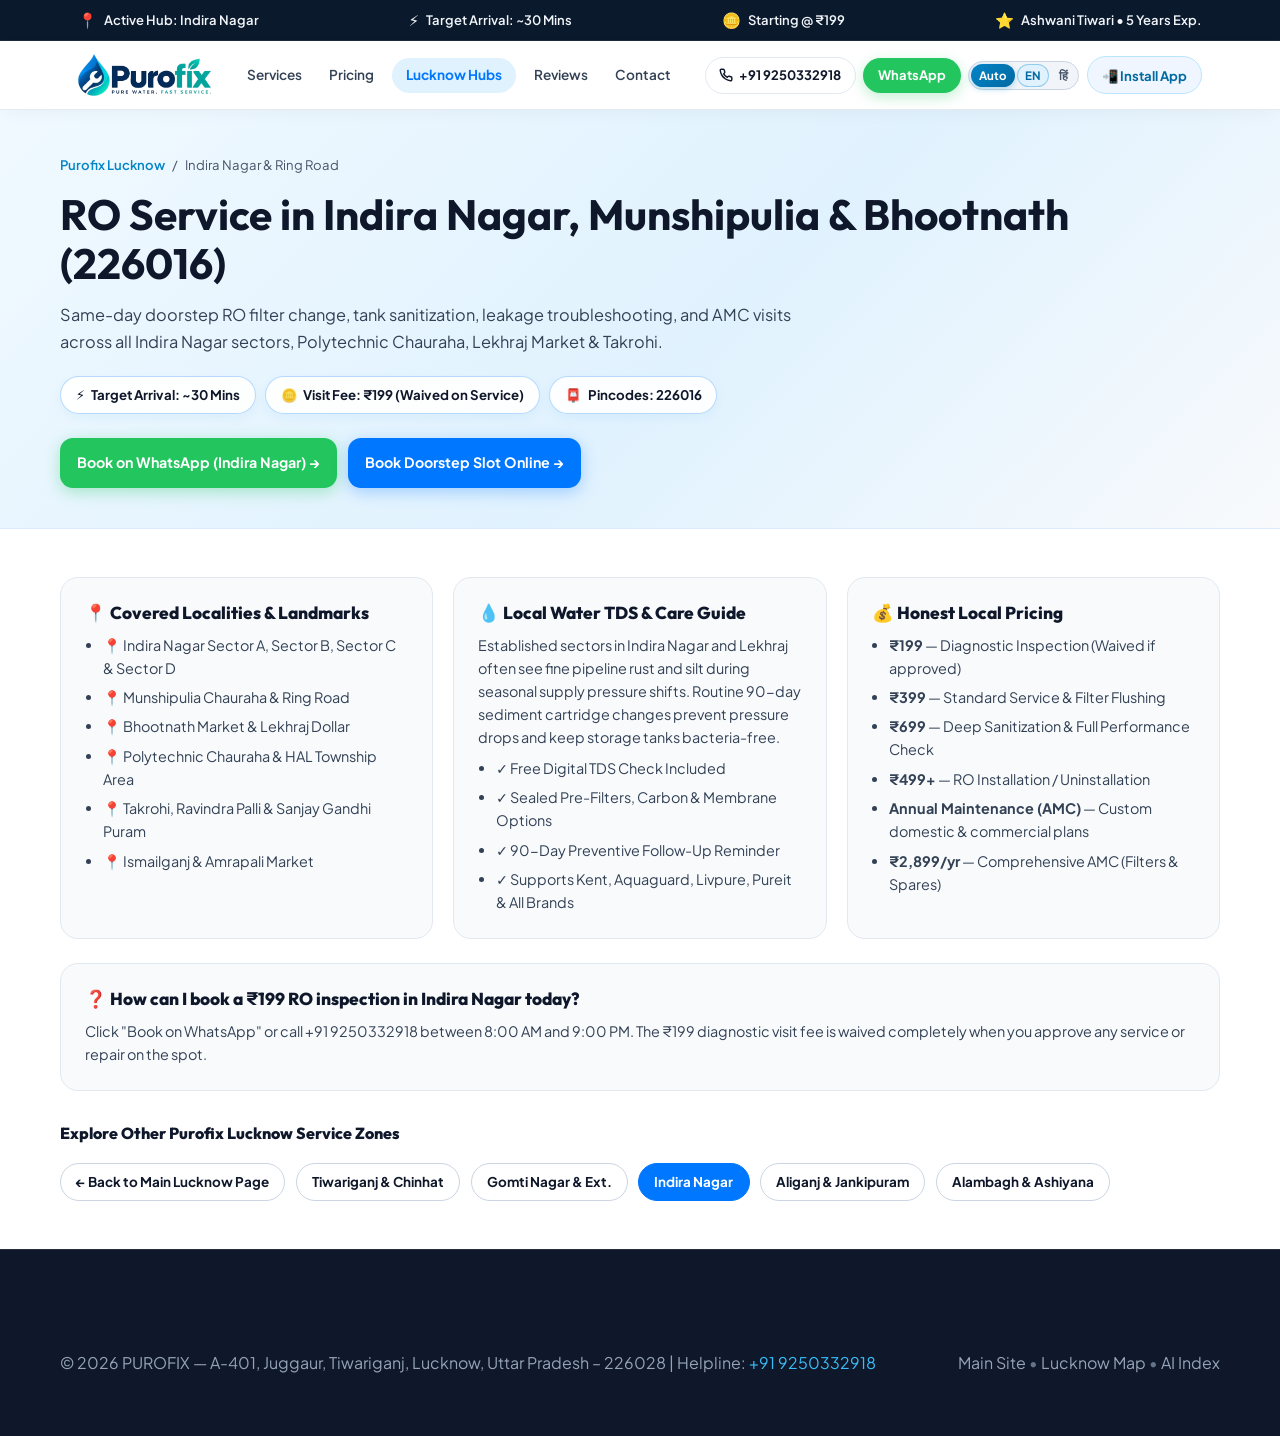
<file: ro-service-indira-nagar.html>
<!DOCTYPE html>
<html lang="en">
<head>
  <meta charset="UTF-8">
  <meta name="viewport" content="width=device-width, initial-scale=1.0">
  <title>RO Service in Indira Nagar, Munshipulia &amp; Bhootnath Lucknow (226016) | Purofix</title>
  <meta name="description" content="Doorstep RO water purifier servicing, filter replacement &amp; booster pump repair in Indira Nagar Sectors A–D, Munshipulia, Bhootnath Market, Polytechnic &amp; Takrohi (226016). Call 9250332918.">
  <meta name="keywords" content="best RO service Indira Nagar, best ARO service Indira Nagar, RO service Indira Nagar Lucknow, RO repair Munshipulia, RO technician Bhootnath Market, Takrohi RO service, Polytechnic Chauraha RO repair, 226016 RO service, Purofix Indira Nagar">
  <meta name="author" content="Ashwani Tiwari - Purofix">
  <meta name="robots" content="index, follow">
  <meta name="geo.region" content="IN-UP">
  <meta name="geo.placename" content="Indira Nagar &amp; Ring Road, Lucknow">
  <link rel="canonical" href="https://purofix.com/ro-service-indira-nagar.html">
  <link rel="alternate" type="text/plain" href="llms.txt" title="Purofix AI &amp; LLM Knowledge Summary">
  <link rel="alternate" type="text/plain" href="llms-full.txt" title="Purofix Complete AI &amp; LLM Knowledge Base">

  <meta property="og:type" content="website">
  <meta property="og:locale" content="en_IN">
  <meta property="og:site_name" content="PUROFIX Lucknow RO Service">
  <meta property="og:url" content="https://purofix.com/ro-service-indira-nagar.html">
  <meta property="og:title" content="RO Service in Indira Nagar, Munshipulia &amp; Bhootnath Lucknow (226016) | Purofix">
  <meta property="og:description" content="Doorstep RO water purifier servicing, filter replacement &amp; booster pump repair in Indira Nagar Sectors A–D, Munshipulia, Bhootnath Market, Polytechnic &amp; Takrohi (226016). Call 9250332918.">
  <meta property="og:image" content="https://purofix.com/assets/purofix-expert-ro-repair-service-lucknow-banner.jpg">

  <link rel="manifest" href="manifest.webmanifest">
  <meta name="theme-color" content="#0077ff">
  <style>
    #nl-badge-frame, #nl-hud-frame, iframe[title*="Netlify"], iframe[id*="nl-"] { display: none !important; opacity: 0 !important; visibility: hidden !important; pointer-events: none !important; width: 0 !important; height: 0 !important; }
  </style>
  <script>
    (function(){
      function k(){
        var b = document.getElementById('nl-badge-frame') || document.getElementById('nl-hud-frame') || document.querySelector('iframe[title*="Netlify"]');
        if(b) b.remove();
        var s = document.querySelector('script[data-nf-variant]');
        if(s) { s.removeAttribute('data-nf-variant'); s.remove(); }
      }
      k();
      if(window.MutationObserver){ new MutationObserver(k).observe(document.documentElement,{childList:true,subtree:true}); }
      window.addEventListener('DOMContentLoaded', k);
      window.addEventListener('load', k);
    })();
  </script>
  <meta name="apple-mobile-web-app-capable" content="yes">
  <meta name="apple-mobile-web-app-status-bar-style" content="default">
  <meta name="apple-mobile-web-app-title" content="Purofix RO">
  <link rel="apple-touch-icon" href="assets/pwa-icon-192.png">
  <link rel="icon" type="image/png" sizes="128x128" href="favicon.png">
  <link rel="icon" type="image/png" sizes="192x192" href="assets/pwa-icon-192.png">
  <link rel="preconnect" href="https://fonts.googleapis.com">
  <link rel="preconnect" href="https://fonts.gstatic.com" crossorigin>
  <link href="https://fonts.googleapis.com/css2?family=Inter:wght@400;500;600;700;800&family=Outfit:wght@500;600;700;800;900&family=Plus+Jakarta+Sans:wght@400;500;600;700;800&display=swap" rel="stylesheet">
  <link rel="stylesheet" href="styles.css">

  <script type="application/ld+json">
{
  "@context": "https://schema.org",
  "@graph": [
    {
      "@type": "Service",
      "serviceType": "RO Water Purifier Service & Repair in Indira Nagar & Ring Road, Lucknow",
      "provider": {
        "@type": "HomeAndConstructionBusiness",
        "name": "Purofix RO Water Purifier Service Lucknow",
        "url": "https://purofix.com/",
        "telephone": "+919250332918",
        "address": {
          "@type": "PostalAddress",
          "streetAddress": "A-401, Juggaur, Tiwariganj",
          "addressLocality": "Lucknow",
          "addressRegion": "Uttar Pradesh",
          "postalCode": "226028",
          "addressCountry": "IN"
        }
      },
      "areaServed": [
        {
          "@type": "Place",
          "name": "Indira Nagar Sector A, Sector B, Sector C & Sector D"
        },
        {
          "@type": "Place",
          "name": "Munshipulia Chauraha & Ring Road"
        },
        {
          "@type": "Place",
          "name": "Bhootnath Market & Lekhraj Dollar"
        },
        {
          "@type": "Place",
          "name": "Polytechnic Chauraha & HAL Township Area"
        },
        {
          "@type": "Place",
          "name": "Takrohi, Ravindra Palli & Sanjay Gandhi Puram"
        },
        {
          "@type": "Place",
          "name": "Ismailganj & Amrapali Market"
        }
      ],
      "offers": {
        "@type": "Offer",
        "priceCurrency": "INR",
        "price": "199",
        "description": "Doorstep diagnostic inspection starting at ₹199 (waived upon service approval)"
      }
    },
    {
      "@type": "BreadcrumbList",
      "itemListElement": [
        {
          "@type": "ListItem",
          "position": 1,
          "name": "Home",
          "item": "https://purofix.com/"
        },
        {
          "@type": "ListItem",
          "position": 2,
          "name": "RO Service Indira Nagar",
          "item": "https://purofix.com/ro-service-indira-nagar.html"
        }
      ]
    },
    {
      "@type": "FAQPage",
      "mainEntity": [
        {
          "@type": "Question",
          "name": "How can I book a ₹199 RO inspection in Indira Nagar today?",
          "acceptedAnswer": {
            "@type": "Answer",
            "text": "Click \"Book on WhatsApp\" or call +91 9250332918 between 8:00 AM and 9:00 PM. The ₹199 diagnostic visit fee is waived completely when you approve any service or repair on the spot."
          }
        }
      ]
    }
  ]
}
  </script>
</head>
<body>

  <aside class="mockup-top-bar" aria-label="Service Notice">
    <div class="container mockup-top-bar-container">
      <div class="top-bar-item"><span class="top-icon">📍</span><span>Active Hub: Indira Nagar</span></div>
      <div class="top-bar-item"><span class="top-icon">⚡</span><span>Target Arrival: ~30 Mins</span></div>
      <div class="top-bar-item"><span class="top-icon">🪙</span><span>Starting @ ₹199</span></div>
      <div class="top-bar-item"><span class="top-icon">⭐</span><span>Ashwani Tiwari • 5 Years Exp.</span></div>
    </div>
  </aside>

  <header class="site-header" id="header">
    <div class="container header-container">
      <a href="index.html" class="brand-logo" aria-label="Purofix Home">
        <img src="purofix-logo-transparent.png" alt="Purofix - Pure Water. Fast Service." class="main-brand-logo">
      </a>
      <nav class="desktop-nav" aria-label="Zone Navigation">
        <a href="index.html#services" class="nav-link">Services</a>
        <a href="index.html#pricing" class="nav-link">Pricing</a>
        <a href="index.html#locations" class="nav-pill-active">Lucknow Hubs</a>
        <a href="index.html#google-reviews" class="nav-link">Reviews</a>
        <a href="index.html#contact" class="nav-link">Contact</a>
      </nav>
      <div class="header-actions">
        <a href="tel:+919250332918" class="header-pill-phone" data-sync-phone="primary">
          <svg width="14" height="14" viewBox="0 0 24 24" fill="none" stroke="currentColor" stroke-width="2.5"><path d="M22 16.92v3a2 2 0 0 1-2.18 2 19.79 19.79 0 0 1-8.63-3.07 19.5 19.5 0 0 1-6-6 19.79 19.79 0 0 1-3.07-8.67A2 2 0 0 1 4.11 2h3a2 2 0 0 1 2 1.72 12.84 12.84 0 0 0 .7 2.81 2 2 0 0 1-.45 2.11L8.09 9.91a16 16 0 0 0 6 6l1.27-1.27a2 2 0 0 1 2.11-.45 12.84 12.84 0 0 0 2.81.7A2 2 0 0 1 22 16.92z"/></svg>
          <span>+91 9250332918</span>
        </a>
        <a href="https://wa.me/919250332918?text=Hello%20Purofix%20Team%2C%0A%0AI%20want%20to%20book%20an%20RO%20service%20in%20Indira%20Nagar%2C%20Lucknow%20%28226016%29.%0A%0AMy%20Name%3A%20%0AMy%20Locality%3A%20Indira%20Nagar%0AMy%20RO%20Brand%3A%20%0AMy%20Problem%3A%20%0A%0APlease%20confirm%20technician%20availability.%0A%0AThank%20you." target="_blank" rel="noopener" class="header-pill-wa">
          <span>WhatsApp</span>
        </a>
        <div class="lang-switcher" id="langSwitcher" role="group" aria-label="Language Selector">
          <button type="button" class="lang-btn active" data-lang-choice="auto" title="Auto-detect browser language">Auto</button>
          <button type="button" class="lang-btn" data-lang-choice="en" title="Switch to English">EN</button>
          <button type="button" class="lang-btn" data-lang-choice="hi" title="हिन्दी में बदलें">हिं</button>
        </div>
        <button type="button" class="pwa-install-pill" id="installAppBtn" onclick="window.ROApp.promptPwaInstall()" title="Install Purofix Mobile App">
          <span>📲 Install App</span>
        </button>
        <button class="mobile-menu-toggle" id="menuToggle" aria-label="Toggle Menu">
          <svg width="22" height="22" viewBox="0 0 24 24" fill="none" stroke="currentColor" stroke-width="2.4" stroke-linecap="round"><line x1="4" y1="6" x2="20" y2="6"/><line x1="4" y1="12" x2="20" y2="12"/><line x1="4" y1="18" x2="20" y2="18"/></svg>
        </button>
      </div>
    </div>
  </header>

  <div class="mobile-drawer" id="mobileDrawer">
    <div class="drawer-header">
      <img src="purofix-logo-transparent.png" alt="Purofix" class="drawer-brand-logo">
      <button class="drawer-close" id="drawerClose" aria-label="Close Menu">&times;</button>
    </div>
    <div class="drawer-quick-actions">
      <a href="tel:+919250332918" class="drawer-action-btn call" data-sync-phone="primary"><span class="sync-phone-text">+91 9250332918</span></a>
      <a href="https://wa.me/919250332918?text=Hello%20Purofix%20Team%2C%0A%0AI%20want%20to%20book%20an%20RO%20service%20in%20Indira%20Nagar%2C%20Lucknow%20%28226016%29.%0A%0AMy%20Name%3A%20%0AMy%20Locality%3A%20Indira%20Nagar%0AMy%20RO%20Brand%3A%20%0AMy%20Problem%3A%20%0A%0APlease%20confirm%20technician%20availability.%0A%0AThank%20you." target="_blank" rel="noopener" class="drawer-action-btn whatsapp"><span>WhatsApp Book</span></a>
    </div>
    <div class="drawer-lang-row">
      <span class="drawer-lang-label" data-i18n="nav.languageLabel">🌐 Language / भाषा:</span>
      <div class="lang-switcher drawer-lang-switcher" role="group" aria-label="Language Selector">
        <button type="button" class="lang-btn active" data-lang-choice="auto">Auto</button>
        <button type="button" class="lang-btn" data-lang-choice="en">English</button>
        <button type="button" class="lang-btn" data-lang-choice="hi">हिन्दी</button>
      </div>
    </div>
    <div class="drawer-links">
      <a href="index.html" class="drawer-link">🏠 Main Purofix Website</a>
      <a href="index.html#services" class="drawer-link">🛠️ All RO Services</a>
      <a href="index.html#pricing" class="drawer-link">💰 Plans (From ₹199)</a>
      <a href="index.html#google-reviews" class="drawer-link">⭐ Reviews &amp; QR</a>
      <button type="button" class="drawer-link" onclick="window.ROApp.promptPwaInstall(); window.ROApp.closeDrawer();" style="text-align:left; background:#eff6ff; color:#0369a1; font-weight:800; border:none; width:100%; cursor:pointer;">📲 Install Purofix Mobile App</button>
    </div>
  </div>
  <div class="backdrop" id="backdrop"></div>

  <main>
    <section class="hub-hero">
      <div class="container">
        <nav class="hub-breadcrumb" aria-label="Breadcrumb">
          <a href="index.html">Purofix Lucknow</a>
          <span>/</span>
          <span>Indira Nagar &amp; Ring Road</span>
        </nav>

        <h1>RO Service in Indira Nagar, Munshipulia &amp; Bhootnath (226016)</h1>
        <p class="hub-hero-lead">Same-day doorstep RO filter change, tank sanitization, leakage troubleshooting, and AMC visits across all Indira Nagar sectors, Polytechnic Chauraha, Lekhraj Market &amp; Takrohi.</p>

        <div class="hero-badges-strip" style="margin-bottom:1.5rem;">
          <div class="hero-badge-pill"><span class="b-icon">⚡</span><span>Target Arrival: ~30 Mins</span></div>
          <div class="hero-badge-pill"><span class="b-icon">🪙</span><span>Visit Fee: ₹199 (Waived on Service)</span></div>
          <div class="hero-badge-pill"><span class="b-icon">📮</span><span>Pincodes: 226016</span></div>
        </div>

        <div class="hero-dual-ctas">
          <a href="https://wa.me/919250332918?text=Hello%20Purofix%20Team%2C%0A%0AI%20want%20to%20book%20an%20RO%20service%20in%20Indira%20Nagar%2C%20Lucknow%20%28226016%29.%0A%0AMy%20Name%3A%20%0AMy%20Locality%3A%20Indira%20Nagar%0AMy%20RO%20Brand%3A%20%0AMy%20Problem%3A%20%0A%0APlease%20confirm%20technician%20availability.%0A%0AThank%20you." target="_blank" rel="noopener" class="btn-mockup-wa">
            <span>Book on WhatsApp (Indira Nagar) &rarr;</span>
          </a>
          <button type="button" class="btn-mockup-blue" onclick="window.ROApp.openBookingModalWithArea('Indira Nagar, Lucknow (226016)')">
            <span>Book Doorstep Slot Online &rarr;</span>
          </button>
        </div>
      </div>
    </section>

    <section class="hub-details-section">
      <div class="container">
        <div class="hub-details-grid">
          <div class="hub-card">
            <h2>📍 Covered Localities &amp; Landmarks</h2>
            <ul>
              <li>📍 Indira Nagar Sector A, Sector B, Sector C &amp; Sector D</li>
            <li>📍 Munshipulia Chauraha &amp; Ring Road</li>
            <li>📍 Bhootnath Market &amp; Lekhraj Dollar</li>
            <li>📍 Polytechnic Chauraha &amp; HAL Township Area</li>
            <li>📍 Takrohi, Ravindra Palli &amp; Sanjay Gandhi Puram</li>
            <li>📍 Ismailganj &amp; Amrapali Market</li>
            </ul>
          </div>

          <div class="hub-card">
            <h2>💧 Local Water TDS &amp; Care Guide</h2>
            <p>Established sectors in Indira Nagar and Lekhraj often see fine pipeline rust and silt during seasonal supply pressure shifts. Routine 90-day sediment cartridge changes prevent pressure drops and keep storage tanks bacteria-free.</p>
            <ul>
              <li>✓ Free Digital TDS Check Included</li>
              <li>✓ Sealed Pre-Filters, Carbon &amp; Membrane Options</li>
              <li>✓ 90-Day Preventive Follow-Up Reminder</li>
              <li>✓ Supports Kent, Aquaguard, Livpure, Pureit &amp; All Brands</li>
            </ul>
          </div>

          <div class="hub-card">
            <h2>💰 Honest Local Pricing</h2>
            <ul>
              <li><strong>₹199</strong> — Diagnostic Inspection (Waived if approved)</li>
              <li><strong>₹399</strong> — Standard Service &amp; Filter Flushing</li>
              <li><strong>₹699</strong> — Deep Sanitization &amp; Full Performance Check</li>
              <li><strong>₹499+</strong> — RO Installation / Uninstallation</li>
              <li><strong>Annual Maintenance (AMC)</strong> — Custom domestic &amp; commercial plans</li>
              <li><strong>₹2,899/yr</strong> — Comprehensive AMC (Filters &amp; Spares)</li>
            </ul>
          </div>
        </div>

        <div class="hub-card" style="margin-top:1.5rem;">
          <h3>❓ How can I book a ₹199 RO inspection in Indira Nagar today?</h3>
          <p>Click &quot;Book on WhatsApp&quot; or call +91 9250332918 between 8:00 AM and 9:00 PM. The ₹199 diagnostic visit fee is waived completely when you approve any service or repair on the spot.</p>
        </div>

        <div style="margin-top:2rem;">
          <h3 style="font-size:1rem; font-weight:800; color:#0f172a; margin-bottom:0.4rem;">Explore Other Purofix Lucknow Service Zones</h3>
          <div class="hub-sibling-links">
            <a href="index.html" class="hub-sibling-pill">← Back to Main Lucknow Page</a>
            <a href="ro-service-tiwariganj-chinhat.html" class="hub-sibling-pill">Tiwariganj &amp; Chinhat</a>
          <a href="ro-service-gomti-nagar.html" class="hub-sibling-pill">Gomti Nagar &amp; Ext.</a>
          <a href="ro-service-indira-nagar.html" class="hub-sibling-pill active">Indira Nagar</a>
          <a href="ro-service-aliganj-jankipuram.html" class="hub-sibling-pill">Aliganj &amp; Jankipuram</a>
          <a href="ro-service-alambagh-ashiyana.html" class="hub-sibling-pill">Alambagh &amp; Ashiyana</a>
          </div>
        </div>
      </div>
    </section>
  </main>

  <footer class="site-footer">
    <div class="container footer-bottom-flex" style="padding:1.75rem 1.25rem;">
      <p>&copy; 2026 PUROFIX — <span class="sync-address">A-401, Juggaur, Tiwariganj, Lucknow, UP – 226028</span> | Helpline: <a href="tel:+919250332918" style="color:#38bdf8;" data-sync-phone="primary"><span class="sync-phone-text">+91 9250332918</span></a></p>
      <p class="disclaimer"><a href="index.html" style="color:#94a3b8;">Main Site</a> • <a href="index.html#locations" style="color:#94a3b8;">Lucknow Map</a> • <a href="llms.txt" style="color:#94a3b8;">AI Index</a></p>
    </div>
  </footer>

  <div class="mobile-action-bar" aria-label="Quick Actions">
    <a href="tel:+919250332918" class="action-btn call-action" data-sync-phone="primary"><span>Call Now</span></a>
    <a href="https://wa.me/919250332918?text=Hello%20Purofix%20Team%2C%0A%0AI%20want%20to%20book%20an%20RO%20service%20in%20Indira%20Nagar%2C%20Lucknow%20%28226016%29.%0A%0AMy%20Name%3A%20%0AMy%20Locality%3A%20Indira%20Nagar%0AMy%20RO%20Brand%3A%20%0AMy%20Problem%3A%20%0A%0APlease%20confirm%20technician%20availability.%0A%0AThank%20you." target="_blank" class="action-btn whatsapp-action"><span>WhatsApp</span></a>
    <button type="button" class="action-btn book-action" onclick="window.ROApp.openBookingModalWithArea('Indira Nagar, Lucknow (226016)')"><span>Book (₹199)</span></button>
  </div>

  <dialog class="booking-dialog" id="bookingDialog" aria-labelledby="dialogTitle">
    <div class="dialog-content">
      <div class="dialog-header">
        <div>
          <h2 id="dialogTitle">Schedule Doorstep Service (Indira Nagar)</h2>
          <p>Certified engineer arrives with original parts &amp; digital TDS kit</p>
        </div>
        <button class="dialog-close-btn" id="closeDialogBtn" aria-label="Close Dialog">&times;</button>
      </div>
      <form id="modalBookingForm" onsubmit="window.ROApp.handleModalFormSubmit(event)">
        <div class="form-group">
          <label for="modalService">Selected Service / Plan</label>
          <select id="modalService" required>
            <option value="Basic Service">Basic Service &amp; Inspection (₹199)</option>
            <option value="Standard Service">Standard Service — Complete RO Cleaning (₹399)</option>
            <option value="Premium Service">Premium Service — Deep Sanitization &amp; Check (₹699)</option>
            <option value="AMC Annual Plan">AMC Annual Plan — Scheduled Routine Maintenance</option>
            <option value="RO Repair">RO Repair (Leakage, Water Flow &amp; Motor Pump)</option>
            <option value="RO Installation">RO Installation or Uninstallation</option>
            <option value="Filter Replacement">Filter &amp; RO Membrane Replacement</option>
          </select>
        </div>
        <div class="form-row">
          <div class="form-group">
            <label for="modalName">Full Name</label>
            <input type="text" id="modalName" required placeholder="e.g. Ramesh Kumar">
          </div>
          <div class="form-group">
            <label for="modalPhone">Mobile (WhatsApp)</label>
            <input type="tel" id="modalPhone" pattern="[0-9]{10}" maxlength="10" required placeholder="10-digit number">
          </div>
        </div>
        <div class="form-row">
          <div class="form-group">
            <label for="modalBrand">RO Brand / Model</label>
            <select id="modalBrand" required>
              <option value="Kent">Kent RO</option>
              <option value="Aquaguard">Aquaguard / Eureka Forbes</option>
              <option value="Livpure">Livpure</option>
              <option value="Pureit">Pureit (HUL)</option>
              <option value="AO Smith">AO Smith</option>
              <option value="Blue Star">Blue Star</option>
              <option value="Havells">Havells</option>
              <option value="Other / Assembled">Other / Assembled RO</option>
            </select>
          </div>
          <div class="form-group">
            <label for="modalSlot">Preferred Arrival Window</label>
            <select id="modalSlot" required>
              <option value="Urgent Under 30 Mins">⚡ Urgent (~30 Mins)</option>
              <option value="Today Morning (9 AM - 12 PM)">Morning (9 AM - 12 PM)</option>
              <option value="Today Afternoon (12 PM - 4 PM)">Afternoon (12 PM - 4 PM)</option>
              <option value="Today Evening (4 PM - 8 PM)">Evening (4 PM - 8 PM)</option>
              <option value="Tomorrow Flexible">Tomorrow (Flexible)</option>
            </select>
          </div>
        </div>
        <div class="form-group">
          <label for="modalAddress">Service Address &amp; Locality</label>
          <textarea id="modalAddress" rows="2" required>Indira Nagar, Lucknow (226016)</textarea>
        </div>
        <div class="dialog-actions">
          <button type="button" class="btn btn-secondary" onclick="window.ROApp.closeBookingModal()">Cancel</button>
          <button type="submit" class="btn btn-primary"><span>Confirm &amp; Notify Engineer</span></button>
        </div>
      </form>
    </div>
  </dialog>

  <div class="toast-notification" id="toastNotification" role="alert" aria-live="assertive"></div>
  <script src="core.js"></script>
  <script src="i18n.js"></script>
  <script src="app.js"></script>
</body>
</html>
</file>
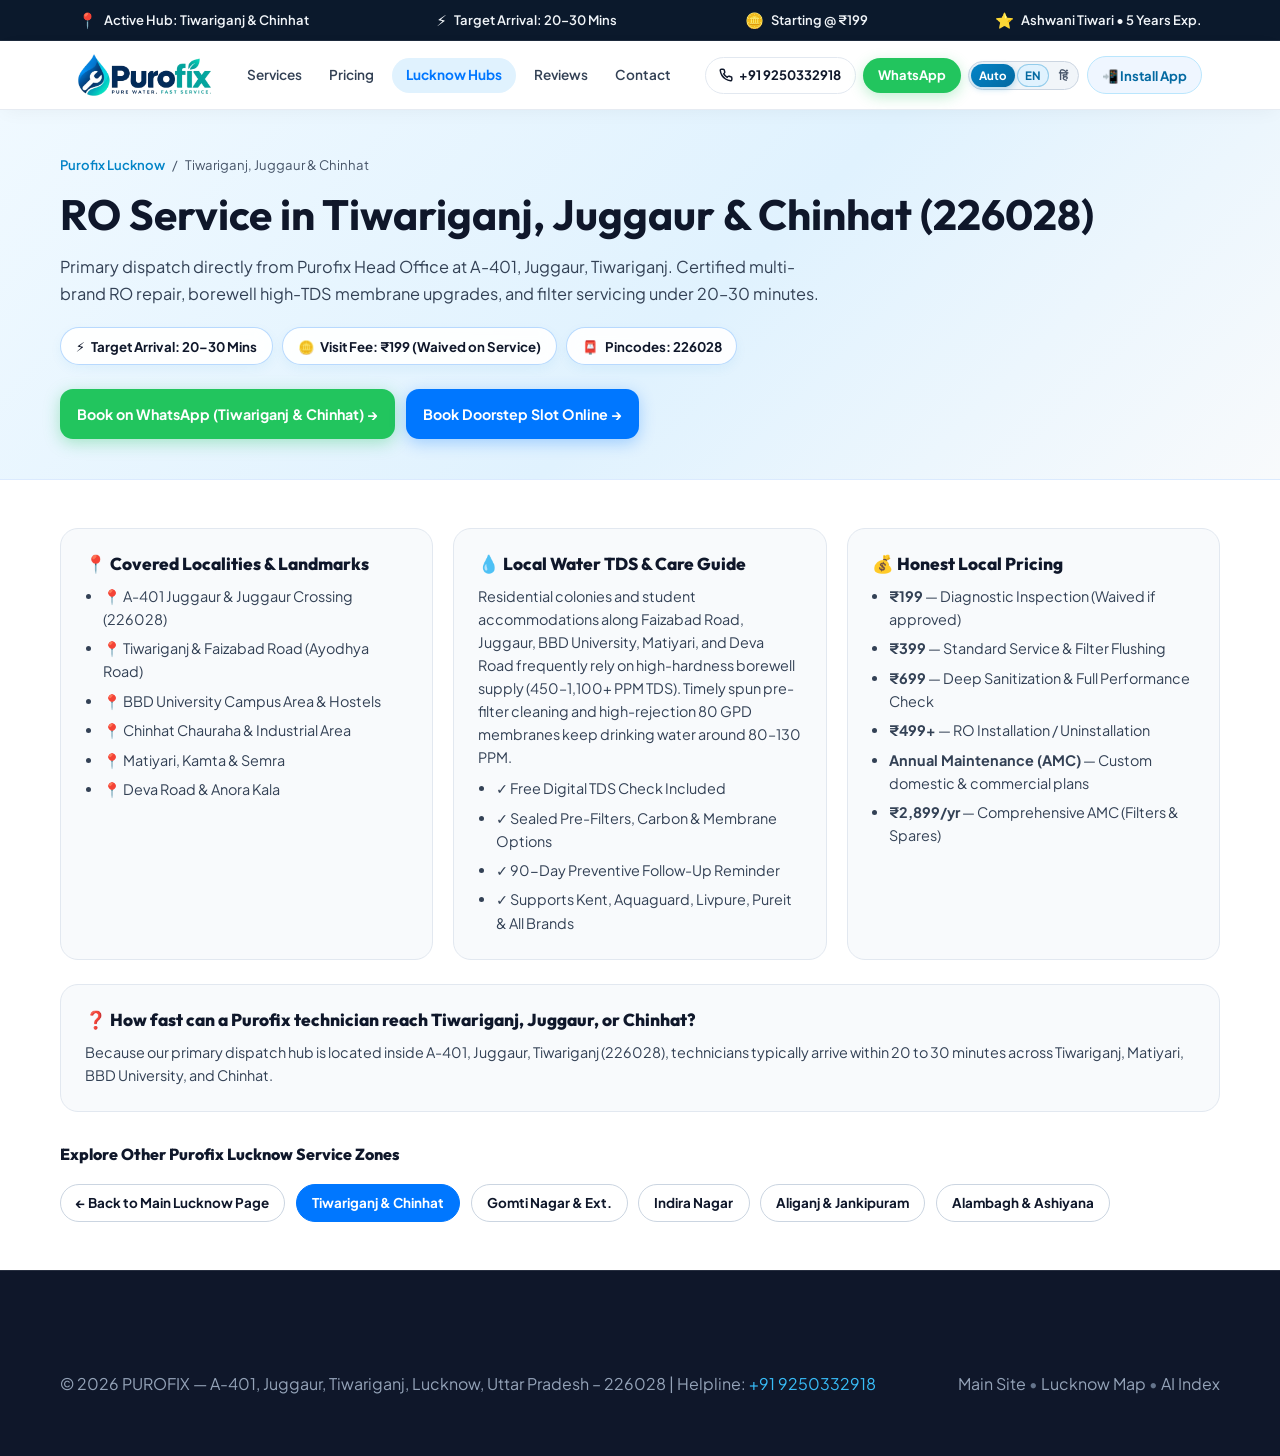
<file: ro-service-tiwariganj-chinhat.html>
<!DOCTYPE html>
<html lang="en">
<head>
  <meta charset="UTF-8">
  <meta name="viewport" content="width=device-width, initial-scale=1.0">
  <title>RO Service in Tiwariganj, Juggaur &amp; Chinhat Lucknow (226028) | Purofix</title>
  <meta name="description" content="Fast doorstep RO water purifier repair, filter replacement &amp; installation in Tiwariganj, Juggaur, Chinhat, Matiyari, BBD University &amp; Faizabad Road (226028). Dispatched from A-401 Juggaur hub starting @ ₹199.">
  <meta name="keywords" content="best RO service Tiwariganj, best ARO service Chinhat, RO service Tiwariganj, RO repair Juggaur, RO service Chinhat Lucknow, RO repair Matiyari, BBD University RO service, 226028 RO technician, Kent RO service Chinhat, Purofix Lucknow">
  <meta name="author" content="Ashwani Tiwari - Purofix">
  <meta name="robots" content="index, follow">
  <meta name="geo.region" content="IN-UP">
  <meta name="geo.placename" content="Tiwariganj, Juggaur &amp; Chinhat, Lucknow">
  <link rel="canonical" href="https://purofix.com/ro-service-tiwariganj-chinhat.html">
  <link rel="alternate" type="text/plain" href="llms.txt" title="Purofix AI &amp; LLM Knowledge Summary">
  <link rel="alternate" type="text/plain" href="llms-full.txt" title="Purofix Complete AI &amp; LLM Knowledge Base">

  <meta property="og:type" content="website">
  <meta property="og:locale" content="en_IN">
  <meta property="og:site_name" content="PUROFIX Lucknow RO Service">
  <meta property="og:url" content="https://purofix.com/ro-service-tiwariganj-chinhat.html">
  <meta property="og:title" content="RO Service in Tiwariganj, Juggaur &amp; Chinhat Lucknow (226028) | Purofix">
  <meta property="og:description" content="Fast doorstep RO water purifier repair, filter replacement &amp; installation in Tiwariganj, Juggaur, Chinhat, Matiyari, BBD University &amp; Faizabad Road (226028). Dispatched from A-401 Juggaur hub starting @ ₹199.">
  <meta property="og:image" content="https://purofix.com/assets/purofix-expert-ro-repair-service-lucknow-banner.jpg">

  <link rel="manifest" href="manifest.webmanifest">
  <meta name="theme-color" content="#0077ff">
  <style>
    #nl-badge-frame, #nl-hud-frame, iframe[title*="Netlify"], iframe[id*="nl-"] { display: none !important; opacity: 0 !important; visibility: hidden !important; pointer-events: none !important; width: 0 !important; height: 0 !important; }
  </style>
  <script>
    (function(){
      function k(){
        var b = document.getElementById('nl-badge-frame') || document.getElementById('nl-hud-frame') || document.querySelector('iframe[title*="Netlify"]');
        if(b) b.remove();
        var s = document.querySelector('script[data-nf-variant]');
        if(s) { s.removeAttribute('data-nf-variant'); s.remove(); }
      }
      k();
      if(window.MutationObserver){ new MutationObserver(k).observe(document.documentElement,{childList:true,subtree:true}); }
      window.addEventListener('DOMContentLoaded', k);
      window.addEventListener('load', k);
    })();
  </script>
  <meta name="apple-mobile-web-app-capable" content="yes">
  <meta name="apple-mobile-web-app-status-bar-style" content="default">
  <meta name="apple-mobile-web-app-title" content="Purofix RO">
  <link rel="apple-touch-icon" href="assets/pwa-icon-192.png">
  <link rel="icon" type="image/png" sizes="128x128" href="favicon.png">
  <link rel="icon" type="image/png" sizes="192x192" href="assets/pwa-icon-192.png">
  <link rel="preconnect" href="https://fonts.googleapis.com">
  <link rel="preconnect" href="https://fonts.gstatic.com" crossorigin>
  <link href="https://fonts.googleapis.com/css2?family=Inter:wght@400;500;600;700;800&family=Outfit:wght@500;600;700;800;900&family=Plus+Jakarta+Sans:wght@400;500;600;700;800&display=swap" rel="stylesheet">
  <link rel="stylesheet" href="styles.css">

  <script type="application/ld+json">
{
  "@context": "https://schema.org",
  "@graph": [
    {
      "@type": "Service",
      "serviceType": "RO Water Purifier Service & Repair in Tiwariganj, Juggaur & Chinhat, Lucknow",
      "provider": {
        "@type": "HomeAndConstructionBusiness",
        "name": "Purofix RO Water Purifier Service Lucknow",
        "url": "https://purofix.com/",
        "telephone": "+919250332918",
        "address": {
          "@type": "PostalAddress",
          "streetAddress": "A-401, Juggaur, Tiwariganj",
          "addressLocality": "Lucknow",
          "addressRegion": "Uttar Pradesh",
          "postalCode": "226028",
          "addressCountry": "IN"
        }
      },
      "areaServed": [
        {
          "@type": "Place",
          "name": "A-401 Juggaur & Juggaur Crossing (226028)"
        },
        {
          "@type": "Place",
          "name": "Tiwariganj & Faizabad Road (Ayodhya Road)"
        },
        {
          "@type": "Place",
          "name": "BBD University Campus Area & Hostels"
        },
        {
          "@type": "Place",
          "name": "Chinhat Chauraha & Industrial Area"
        },
        {
          "@type": "Place",
          "name": "Matiyari, Kamta & Semra"
        },
        {
          "@type": "Place",
          "name": "Deva Road & Anora Kala"
        }
      ],
      "offers": {
        "@type": "Offer",
        "priceCurrency": "INR",
        "price": "199",
        "description": "Doorstep diagnostic inspection starting at ₹199 (waived upon service approval)"
      }
    },
    {
      "@type": "BreadcrumbList",
      "itemListElement": [
        {
          "@type": "ListItem",
          "position": 1,
          "name": "Home",
          "item": "https://purofix.com/"
        },
        {
          "@type": "ListItem",
          "position": 2,
          "name": "RO Service Tiwariganj & Chinhat",
          "item": "https://purofix.com/ro-service-tiwariganj-chinhat.html"
        }
      ]
    },
    {
      "@type": "FAQPage",
      "mainEntity": [
        {
          "@type": "Question",
          "name": "How fast can a Purofix technician reach Tiwariganj, Juggaur, or Chinhat?",
          "acceptedAnswer": {
            "@type": "Answer",
            "text": "Because our primary dispatch hub is located inside A-401, Juggaur, Tiwariganj (226028), technicians typically arrive within 20 to 30 minutes across Tiwariganj, Matiyari, BBD University, and Chinhat."
          }
        }
      ]
    }
  ]
}
  </script>
</head>
<body>

  <aside class="mockup-top-bar" aria-label="Service Notice">
    <div class="container mockup-top-bar-container">
      <div class="top-bar-item"><span class="top-icon">📍</span><span>Active Hub: Tiwariganj &amp; Chinhat</span></div>
      <div class="top-bar-item"><span class="top-icon">⚡</span><span>Target Arrival: 20–30 Mins</span></div>
      <div class="top-bar-item"><span class="top-icon">🪙</span><span>Starting @ ₹199</span></div>
      <div class="top-bar-item"><span class="top-icon">⭐</span><span>Ashwani Tiwari • 5 Years Exp.</span></div>
    </div>
  </aside>

  <header class="site-header" id="header">
    <div class="container header-container">
      <a href="index.html" class="brand-logo" aria-label="Purofix Home">
        <img src="purofix-logo-transparent.png" alt="Purofix - Pure Water. Fast Service." class="main-brand-logo">
      </a>
      <nav class="desktop-nav" aria-label="Zone Navigation">
        <a href="index.html#services" class="nav-link">Services</a>
        <a href="index.html#pricing" class="nav-link">Pricing</a>
        <a href="index.html#locations" class="nav-pill-active">Lucknow Hubs</a>
        <a href="index.html#google-reviews" class="nav-link">Reviews</a>
        <a href="index.html#contact" class="nav-link">Contact</a>
      </nav>
      <div class="header-actions">
        <a href="tel:+919250332918" class="header-pill-phone" data-sync-phone="primary">
          <svg width="14" height="14" viewBox="0 0 24 24" fill="none" stroke="currentColor" stroke-width="2.5"><path d="M22 16.92v3a2 2 0 0 1-2.18 2 19.79 19.79 0 0 1-8.63-3.07 19.5 19.5 0 0 1-6-6 19.79 19.79 0 0 1-3.07-8.67A2 2 0 0 1 4.11 2h3a2 2 0 0 1 2 1.72 12.84 12.84 0 0 0 .7 2.81 2 2 0 0 1-.45 2.11L8.09 9.91a16 16 0 0 0 6 6l1.27-1.27a2 2 0 0 1 2.11-.45 12.84 12.84 0 0 0 2.81.7A2 2 0 0 1 22 16.92z"/></svg>
          <span>+91 9250332918</span>
        </a>
        <a href="https://wa.me/919250332918?text=Hello%20Purofix%20Team%2C%0A%0AI%20want%20to%20book%20an%20RO%20service%20in%20Tiwariganj%2C%20Juggaur%20%26%20Chinhat%20%28226028%29.%0A%0AMy%20Name%3A%20%0AMy%20Locality%3A%20Tiwariganj%20%26%20Chinhat%0AMy%20RO%20Brand%3A%20%0AMy%20Problem%3A%20%0A%0APlease%20confirm%20technician%20availability.%0A%0AThank%20you." target="_blank" rel="noopener" class="header-pill-wa">
          <span>WhatsApp</span>
        </a>
        <div class="lang-switcher" id="langSwitcher" role="group" aria-label="Language Selector">
          <button type="button" class="lang-btn active" data-lang-choice="auto" title="Auto-detect browser language">Auto</button>
          <button type="button" class="lang-btn" data-lang-choice="en" title="Switch to English">EN</button>
          <button type="button" class="lang-btn" data-lang-choice="hi" title="हिन्दी में बदलें">हिं</button>
        </div>
        <button type="button" class="pwa-install-pill" id="installAppBtn" onclick="window.ROApp.promptPwaInstall()" title="Install Purofix Mobile App">
          <span>📲 Install App</span>
        </button>
        <button class="mobile-menu-toggle" id="menuToggle" aria-label="Toggle Menu">
          <svg width="22" height="22" viewBox="0 0 24 24" fill="none" stroke="currentColor" stroke-width="2.4" stroke-linecap="round"><line x1="4" y1="6" x2="20" y2="6"/><line x1="4" y1="12" x2="20" y2="12"/><line x1="4" y1="18" x2="20" y2="18"/></svg>
        </button>
      </div>
    </div>
  </header>

  <div class="mobile-drawer" id="mobileDrawer">
    <div class="drawer-header">
      <img src="purofix-logo-transparent.png" alt="Purofix" class="drawer-brand-logo">
      <button class="drawer-close" id="drawerClose" aria-label="Close Menu">&times;</button>
    </div>
    <div class="drawer-quick-actions">
      <a href="tel:+919250332918" class="drawer-action-btn call" data-sync-phone="primary"><span class="sync-phone-text">+91 9250332918</span></a>
      <a href="https://wa.me/919250332918?text=Hello%20Purofix%20Team%2C%0A%0AI%20want%20to%20book%20an%20RO%20service%20in%20Tiwariganj%2C%20Juggaur%20%26%20Chinhat%20%28226028%29.%0A%0AMy%20Name%3A%20%0AMy%20Locality%3A%20Tiwariganj%20%26%20Chinhat%0AMy%20RO%20Brand%3A%20%0AMy%20Problem%3A%20%0A%0APlease%20confirm%20technician%20availability.%0A%0AThank%20you." target="_blank" rel="noopener" class="drawer-action-btn whatsapp"><span>WhatsApp Book</span></a>
    </div>
    <div class="drawer-lang-row">
      <span class="drawer-lang-label" data-i18n="nav.languageLabel">🌐 Language / भाषा:</span>
      <div class="lang-switcher drawer-lang-switcher" role="group" aria-label="Language Selector">
        <button type="button" class="lang-btn active" data-lang-choice="auto">Auto</button>
        <button type="button" class="lang-btn" data-lang-choice="en">English</button>
        <button type="button" class="lang-btn" data-lang-choice="hi">हिन्दी</button>
      </div>
    </div>
    <div class="drawer-links">
      <a href="index.html" class="drawer-link">🏠 Main Purofix Website</a>
      <a href="index.html#services" class="drawer-link">🛠️ All RO Services</a>
      <a href="index.html#pricing" class="drawer-link">💰 Plans (From ₹199)</a>
      <a href="index.html#google-reviews" class="drawer-link">⭐ Reviews &amp; QR</a>
      <button type="button" class="drawer-link" onclick="window.ROApp.promptPwaInstall(); window.ROApp.closeDrawer();" style="text-align:left; background:#eff6ff; color:#0369a1; font-weight:800; border:none; width:100%; cursor:pointer;">📲 Install Purofix Mobile App</button>
    </div>
  </div>
  <div class="backdrop" id="backdrop"></div>

  <main>
    <section class="hub-hero">
      <div class="container">
        <nav class="hub-breadcrumb" aria-label="Breadcrumb">
          <a href="index.html">Purofix Lucknow</a>
          <span>/</span>
          <span>Tiwariganj, Juggaur &amp; Chinhat</span>
        </nav>

        <h1>RO Service in Tiwariganj, Juggaur &amp; Chinhat (226028)</h1>
        <p class="hub-hero-lead">Primary dispatch directly from Purofix Head Office at A-401, Juggaur, Tiwariganj. Certified multi-brand RO repair, borewell high-TDS membrane upgrades, and filter servicing under 20–30 minutes.</p>

        <div class="hero-badges-strip" style="margin-bottom:1.5rem;">
          <div class="hero-badge-pill"><span class="b-icon">⚡</span><span>Target Arrival: 20–30 Mins</span></div>
          <div class="hero-badge-pill"><span class="b-icon">🪙</span><span>Visit Fee: ₹199 (Waived on Service)</span></div>
          <div class="hero-badge-pill"><span class="b-icon">📮</span><span>Pincodes: 226028</span></div>
        </div>

        <div class="hero-dual-ctas">
          <a href="https://wa.me/919250332918?text=Hello%20Purofix%20Team%2C%0A%0AI%20want%20to%20book%20an%20RO%20service%20in%20Tiwariganj%2C%20Juggaur%20%26%20Chinhat%20%28226028%29.%0A%0AMy%20Name%3A%20%0AMy%20Locality%3A%20Tiwariganj%20%26%20Chinhat%0AMy%20RO%20Brand%3A%20%0AMy%20Problem%3A%20%0A%0APlease%20confirm%20technician%20availability.%0A%0AThank%20you." target="_blank" rel="noopener" class="btn-mockup-wa">
            <span>Book on WhatsApp (Tiwariganj &amp; Chinhat) &rarr;</span>
          </a>
          <button type="button" class="btn-mockup-blue" onclick="window.ROApp.openBookingModalWithArea('Tiwariganj, Juggaur &amp; Chinhat (226028)')">
            <span>Book Doorstep Slot Online &rarr;</span>
          </button>
        </div>
      </div>
    </section>

    <section class="hub-details-section">
      <div class="container">
        <div class="hub-details-grid">
          <div class="hub-card">
            <h2>📍 Covered Localities &amp; Landmarks</h2>
            <ul>
              <li>📍 A-401 Juggaur &amp; Juggaur Crossing (226028)</li>
            <li>📍 Tiwariganj &amp; Faizabad Road (Ayodhya Road)</li>
            <li>📍 BBD University Campus Area &amp; Hostels</li>
            <li>📍 Chinhat Chauraha &amp; Industrial Area</li>
            <li>📍 Matiyari, Kamta &amp; Semra</li>
            <li>📍 Deva Road &amp; Anora Kala</li>
            </ul>
          </div>

          <div class="hub-card">
            <h2>💧 Local Water TDS &amp; Care Guide</h2>
            <p>Residential colonies and student accommodations along Faizabad Road, Juggaur, BBD University, Matiyari, and Deva Road frequently rely on high-hardness borewell supply (450–1,100+ PPM TDS). Timely spun pre-filter cleaning and high-rejection 80 GPD membranes keep drinking water around 80–130 PPM.</p>
            <ul>
              <li>✓ Free Digital TDS Check Included</li>
              <li>✓ Sealed Pre-Filters, Carbon &amp; Membrane Options</li>
              <li>✓ 90-Day Preventive Follow-Up Reminder</li>
              <li>✓ Supports Kent, Aquaguard, Livpure, Pureit &amp; All Brands</li>
            </ul>
          </div>

          <div class="hub-card">
            <h2>💰 Honest Local Pricing</h2>
            <ul>
              <li><strong>₹199</strong> — Diagnostic Inspection (Waived if approved)</li>
              <li><strong>₹399</strong> — Standard Service &amp; Filter Flushing</li>
              <li><strong>₹699</strong> — Deep Sanitization &amp; Full Performance Check</li>
              <li><strong>₹499+</strong> — RO Installation / Uninstallation</li>
              <li><strong>Annual Maintenance (AMC)</strong> — Custom domestic &amp; commercial plans</li>
              <li><strong>₹2,899/yr</strong> — Comprehensive AMC (Filters &amp; Spares)</li>
            </ul>
          </div>
        </div>

        <div class="hub-card" style="margin-top:1.5rem;">
          <h3>❓ How fast can a Purofix technician reach Tiwariganj, Juggaur, or Chinhat?</h3>
          <p>Because our primary dispatch hub is located inside A-401, Juggaur, Tiwariganj (226028), technicians typically arrive within 20 to 30 minutes across Tiwariganj, Matiyari, BBD University, and Chinhat.</p>
        </div>

        <div style="margin-top:2rem;">
          <h3 style="font-size:1rem; font-weight:800; color:#0f172a; margin-bottom:0.4rem;">Explore Other Purofix Lucknow Service Zones</h3>
          <div class="hub-sibling-links">
            <a href="index.html" class="hub-sibling-pill">← Back to Main Lucknow Page</a>
            <a href="ro-service-tiwariganj-chinhat.html" class="hub-sibling-pill active">Tiwariganj &amp; Chinhat</a>
          <a href="ro-service-gomti-nagar.html" class="hub-sibling-pill">Gomti Nagar &amp; Ext.</a>
          <a href="ro-service-indira-nagar.html" class="hub-sibling-pill">Indira Nagar</a>
          <a href="ro-service-aliganj-jankipuram.html" class="hub-sibling-pill">Aliganj &amp; Jankipuram</a>
          <a href="ro-service-alambagh-ashiyana.html" class="hub-sibling-pill">Alambagh &amp; Ashiyana</a>
          </div>
        </div>
      </div>
    </section>
  </main>

  <footer class="site-footer">
    <div class="container footer-bottom-flex" style="padding:1.75rem 1.25rem;">
      <p>&copy; 2026 PUROFIX — <span class="sync-address">A-401, Juggaur, Tiwariganj, Lucknow, UP – 226028</span> | Helpline: <a href="tel:+919250332918" style="color:#38bdf8;" data-sync-phone="primary"><span class="sync-phone-text">+91 9250332918</span></a></p>
      <p class="disclaimer"><a href="index.html" style="color:#94a3b8;">Main Site</a> • <a href="index.html#locations" style="color:#94a3b8;">Lucknow Map</a> • <a href="llms.txt" style="color:#94a3b8;">AI Index</a></p>
    </div>
  </footer>

  <div class="mobile-action-bar" aria-label="Quick Actions">
    <a href="tel:+919250332918" class="action-btn call-action" data-sync-phone="primary"><span>Call Now</span></a>
    <a href="https://wa.me/919250332918?text=Hello%20Purofix%20Team%2C%0A%0AI%20want%20to%20book%20an%20RO%20service%20in%20Tiwariganj%2C%20Juggaur%20%26%20Chinhat%20%28226028%29.%0A%0AMy%20Name%3A%20%0AMy%20Locality%3A%20Tiwariganj%20%26%20Chinhat%0AMy%20RO%20Brand%3A%20%0AMy%20Problem%3A%20%0A%0APlease%20confirm%20technician%20availability.%0A%0AThank%20you." target="_blank" class="action-btn whatsapp-action"><span>WhatsApp</span></a>
    <button type="button" class="action-btn book-action" onclick="window.ROApp.openBookingModalWithArea('Tiwariganj, Juggaur &amp; Chinhat (226028)')"><span>Book (₹199)</span></button>
  </div>

  <dialog class="booking-dialog" id="bookingDialog" aria-labelledby="dialogTitle">
    <div class="dialog-content">
      <div class="dialog-header">
        <div>
          <h2 id="dialogTitle">Schedule Doorstep Service (Tiwariganj &amp; Chinhat)</h2>
          <p>Certified engineer arrives with original parts &amp; digital TDS kit</p>
        </div>
        <button class="dialog-close-btn" id="closeDialogBtn" aria-label="Close Dialog">&times;</button>
      </div>
      <form id="modalBookingForm" onsubmit="window.ROApp.handleModalFormSubmit(event)">
        <div class="form-group">
          <label for="modalService">Selected Service / Plan</label>
          <select id="modalService" required>
            <option value="Basic Service">Basic Service &amp; Inspection (₹199)</option>
            <option value="Standard Service">Standard Service — Complete RO Cleaning (₹399)</option>
            <option value="Premium Service">Premium Service — Deep Sanitization &amp; Check (₹699)</option>
            <option value="AMC Annual Plan">AMC Annual Plan — Scheduled Routine Maintenance</option>
            <option value="RO Repair">RO Repair (Leakage, Water Flow &amp; Motor Pump)</option>
            <option value="RO Installation">RO Installation or Uninstallation</option>
            <option value="Filter Replacement">Filter &amp; RO Membrane Replacement</option>
          </select>
        </div>
        <div class="form-row">
          <div class="form-group">
            <label for="modalName">Full Name</label>
            <input type="text" id="modalName" required placeholder="e.g. Ramesh Kumar">
          </div>
          <div class="form-group">
            <label for="modalPhone">Mobile (WhatsApp)</label>
            <input type="tel" id="modalPhone" pattern="[0-9]{10}" maxlength="10" required placeholder="10-digit number">
          </div>
        </div>
        <div class="form-row">
          <div class="form-group">
            <label for="modalBrand">RO Brand / Model</label>
            <select id="modalBrand" required>
              <option value="Kent">Kent RO</option>
              <option value="Aquaguard">Aquaguard / Eureka Forbes</option>
              <option value="Livpure">Livpure</option>
              <option value="Pureit">Pureit (HUL)</option>
              <option value="AO Smith">AO Smith</option>
              <option value="Blue Star">Blue Star</option>
              <option value="Havells">Havells</option>
              <option value="Other / Assembled">Other / Assembled RO</option>
            </select>
          </div>
          <div class="form-group">
            <label for="modalSlot">Preferred Arrival Window</label>
            <select id="modalSlot" required>
              <option value="Urgent Under 30 Mins">⚡ Urgent (20–30 Mins)</option>
              <option value="Today Morning (9 AM - 12 PM)">Morning (9 AM - 12 PM)</option>
              <option value="Today Afternoon (12 PM - 4 PM)">Afternoon (12 PM - 4 PM)</option>
              <option value="Today Evening (4 PM - 8 PM)">Evening (4 PM - 8 PM)</option>
              <option value="Tomorrow Flexible">Tomorrow (Flexible)</option>
            </select>
          </div>
        </div>
        <div class="form-group">
          <label for="modalAddress">Service Address &amp; Locality</label>
          <textarea id="modalAddress" rows="2" required>Tiwariganj, Juggaur &amp; Chinhat (226028)</textarea>
        </div>
        <div class="dialog-actions">
          <button type="button" class="btn btn-secondary" onclick="window.ROApp.closeBookingModal()">Cancel</button>
          <button type="submit" class="btn btn-primary"><span>Confirm &amp; Notify Engineer</span></button>
        </div>
      </form>
    </div>
  </dialog>

  <div class="toast-notification" id="toastNotification" role="alert" aria-live="assertive"></div>
  <script src="core.js"></script>
  <script src="i18n.js"></script>
  <script src="app.js"></script>
</body>
</html>
</file>
<file: styles.css>
/* --------------------------------------------------------------------------
   PUREDROP RO SERVICE & REPAIR - MODERN DESIGN SYSTEM & STYLES
   -------------------------------------------------------------------------- */

:root {
  /* Color Palette - Fresh Pure Water Theme */
  --primary: #0284c7;
  --primary-hover: #0369a1;
  --primary-light: #e0f2fe;
  --primary-dark: #0c4a6e;
  
  --secondary: #0f172a;
  --secondary-light: #1e293b;
  --secondary-muted: #64748b;

  --accent-cyan: #06b6d4;
  --accent-emerald: #10b981;
  --whatsapp-green: #25D366;
  --whatsapp-hover: #20bd5a;
  --call-blue: #0284c7;
  --star-gold: #f59e0b;
  --danger: #ef4444;

  --bg-main: #f8fafc;
  --bg-surface: #ffffff;
  --bg-subtle: #f1f5f9;
  --border-subtle: #e2e8f0;
  --border-focus: #38bdf8;

  --text-main: #0f172a;
  --text-muted: #64748b;
  --text-inverse: #ffffff;

  /* Typography */
  --font-body: 'Plus Jakarta Sans', system-ui, -apple-system, sans-serif;
  --font-heading: 'Outfit', 'Plus Jakarta Sans', system-ui, sans-serif;

  /* Shadows */
  --shadow-sm: 0 1px 2px 0 rgb(0 0 0 / 0.05);
  --shadow-md: 0 4px 6px -1px rgb(0 0 0 / 0.08), 0 2px 4px -2px rgb(0 0 0 / 0.06);
  --shadow-lg: 0 10px 15px -3px rgb(0 0 0 / 0.08), 0 4px 6px -4px rgb(0 0 0 / 0.04);
  --shadow-xl: 0 20px 25px -5px rgb(0 0 0 / 0.1), 0 8px 10px -6px rgb(0 0 0 / 0.04);
  --shadow-glow: 0 0 25px rgba(2, 132, 199, 0.25);

  /* Radius */
  --radius-sm: 8px;
  --radius-md: 12px;
  --radius-lg: 18px;
  --radius-full: 9999px;

  /* Layout */
  --max-width: 1200px;
  --transition: all 0.2s cubic-bezier(0.16, 1, 0.3, 1);
}

/* Base Reset & Box Sizing */
*, *::before, *::after {
  box-sizing: border-box;
  margin: 0;
  padding: 0;
}

html {
  scroll-behavior: smooth;
  font-size: 16px;
  -webkit-text-size-adjust: 100%;
  overflow-x: hidden;
  max-width: 100%;
}

body {
  font-family: var(--font-body);
  color: var(--text-main);
  background-color: var(--bg-main);
  line-height: 1.6;
  overflow-x: hidden;
  max-width: 100%;
  padding-bottom: 72px; /* For mobile action bar */
}

@media (min-width: 769px) {
  body {
    padding-bottom: 0;
  }
}

a {
  color: inherit;
  text-decoration: none;
}

button, input, select, textarea {
  font: inherit;
}

img, svg {
  display: block;
  max-width: 100%;
}

.container {
  width: 100%;
  max-width: var(--max-width);
  margin-left: auto;
  margin-right: auto;
  padding-left: 1.25rem;
  padding-right: 1.25rem;
}

/* --------------------------------------------------------------------------
   TYPOGRAPHY & UTILITIES
   -------------------------------------------------------------------------- */
h1, h2, h3, h4 {
  font-family: var(--font-heading);
  color: var(--text-main);
  line-height: 1.25;
}

.text-center {
  text-align: center;
}

.gradient-text {
  background: linear-gradient(135deg, #0284c7 0%, #06b6d4 100%);
  -webkit-background-clip: text;
  -webkit-text-fill-color: transparent;
}

.badge-tag {
  display: inline-block;
  font-size: 0.75rem;
  font-weight: 700;
  letter-spacing: 0.08em;
  color: var(--primary);
  background: var(--primary-light);
  padding: 0.35rem 0.85rem;
  border-radius: var(--radius-full);
  margin-bottom: 0.75rem;
  text-transform: uppercase;
}

.section-title {
  font-size: 2.25rem;
  font-weight: 800;
  margin-bottom: 0.75rem;
  letter-spacing: -0.02em;
}

.section-subtitle {
  font-size: 1.05rem;
  color: var(--text-muted);
  max-width: 650px;
  margin: 0 auto;
}

.section-header {
  margin-bottom: 3rem;
}

/* --------------------------------------------------------------------------
   BUTTONS
   -------------------------------------------------------------------------- */
.btn {
  display: inline-flex;
  align-items: center;
  justify-content: center;
  gap: 0.5rem;
  font-weight: 600;
  border-radius: var(--radius-md);
  padding: 0.75rem 1.5rem;
  cursor: pointer;
  transition: var(--transition);
  border: 1px solid transparent;
  white-space: nowrap;
}

.btn-primary {
  background: linear-gradient(135deg, #0284c7 0%, #0369a1 100%);
  color: #fff;
  box-shadow: 0 4px 14px rgba(2, 132, 199, 0.35);
}

.btn-primary:hover {
  background: linear-gradient(135deg, #0369a1 0%, #075985 100%);
  box-shadow: 0 6px 20px rgba(2, 132, 199, 0.45);
  transform: translateY(-1px);
}

.btn-secondary {
  background: var(--bg-surface);
  color: var(--text-main);
  border-color: var(--border-subtle);
}

.btn-secondary:hover {
  background: var(--bg-subtle);
  border-color: #cbd5e1;
}

.btn-whatsapp {
  background: var(--whatsapp-green);
  color: #ffffff;
  box-shadow: 0 4px 14px rgba(37, 211, 102, 0.3);
}

.btn-whatsapp:hover {
  background: var(--whatsapp-hover);
  transform: translateY(-1px);
}

.btn-outline {
  background: transparent;
  border-color: var(--primary);
  color: var(--primary);
}

.btn-outline:hover {
  background: var(--primary);
  color: #ffffff;
}

.btn-call {
  background: var(--call-blue);
  color: #ffffff;
}

.btn-white {
  background: #ffffff;
  color: var(--primary-dark);
  font-weight: 700;
}

.btn-secondary-contrast {
  background: rgba(255, 255, 255, 0.15);
  color: #ffffff;
  border: 1px solid rgba(255, 255, 255, 0.3);
  backdrop-filter: blur(8px);
}

.btn-secondary-contrast:hover {
  background: rgba(255, 255, 255, 0.25);
}

.btn-lg {
  padding: 0.95rem 1.85rem;
  font-size: 1.05rem;
  border-radius: var(--radius-md);
}

.btn-sm {
  padding: 0.45rem 0.9rem;
  font-size: 0.875rem;
}

.btn-full {
  width: 100%;
}

/* --------------------------------------------------------------------------
   TOP ANNOUNCEMENT BAR
   -------------------------------------------------------------------------- */
.announcement-bar {
  background: #0b1329;
  color: #f1f5f9;
  font-size: 0.8125rem;
  padding: 0.45rem 0;
  border-bottom: 1px solid rgba(255, 255, 255, 0.08);
}

.bar-content {
  display: flex;
  align-items: center;
  justify-content: space-between;
  gap: 1rem;
  width: 100%;
}

.badge-live {
  display: flex;
  align-items: center;
  gap: 0.5rem;
  font-weight: 600;
  color: #e2e8f0;
  letter-spacing: -0.01em;
  min-width: 0;
}

.pulsing-dot {
  width: 8px;
  height: 8px;
  background-color: #10b981;
  border-radius: 50%;
  animation: pulse 1.8s infinite;
  flex-shrink: 0;
}

@keyframes pulse {
  0% { transform: scale(0.95); box-shadow: 0 0 0 0 rgba(16, 185, 129, 0.7); }
  70% { transform: scale(1.15); box-shadow: 0 0 0 6px rgba(16, 185, 129, 0); }
  100% { transform: scale(0.95); box-shadow: 0 0 0 0 rgba(16, 185, 129, 0); }
}

.bar-contacts {
  display: flex;
  align-items: center;
  gap: 1rem;
  flex-shrink: 0;
}

.phone-link {
  display: inline-flex;
  align-items: center;
  gap: 0.4rem;
  color: #38bdf8;
  font-weight: 700;
  font-size: 0.8125rem;
  text-decoration: none;
  transition: color 0.15s ease;
}

.phone-link:hover {
  color: #7dd3fc;
}

@media (max-width: 768px) {
  .bar-contacts {
    display: none;
  }
  .bar-content {
    justify-content: center;
    text-align: center;
    font-size: 0.75rem;
  }
  .badge-live {
    font-size: 0.75rem;
    text-align: center;
    justify-content: center;
    line-height: 1.3;
  }
}

/* --------------------------------------------------------------------------
   SITE HEADER & NAVIGATION
   -------------------------------------------------------------------------- */
.site-header {
  position: sticky;
  top: 0;
  z-index: 1000;
  background: rgba(255, 255, 255, 0.96);
  backdrop-filter: blur(16px);
  -webkit-backdrop-filter: blur(16px);
  border-bottom: 1px solid rgba(226, 232, 240, 0.85);
  box-shadow: 0 4px 20px -4px rgba(15, 23, 42, 0.05);
  transition: all 0.2s ease;
}

.header-container {
  display: flex;
  align-items: center;
  justify-content: space-between;
  height: 68px;
  gap: 0.65rem;
}

.brand-logo {
  display: flex;
  align-items: center;
  text-decoration: none;
  flex-shrink: 0;
}

.main-brand-logo {
  height: 42px;
  width: auto;
  max-width: 170px;
  object-fit: contain;
  display: block;
  transition: transform 0.2s ease;
}

.main-brand-logo:hover {
  transform: scale(1.02);
}

.drawer-brand-logo {
  height: 42px;
  width: auto;
  max-width: 185px;
  object-fit: contain;
  display: block;
}

.footer-brand-logo {
  height: 62px;
  width: auto;
  max-width: 245px;
  object-fit: contain;
  display: block;
  margin-bottom: 1.25rem;
  background: #ffffff;
  padding: 9px 15px;
  border-radius: 12px;
  box-shadow: 0 8px 24px rgba(0, 0, 0, 0.28);
}

/* Desktop Navigation */
.desktop-nav {
  display: none;
  flex: 1 1 auto;
  align-items: center;
  justify-content: center;
  gap: clamp(0.15rem, 0.7vw, 0.65rem);
  margin: 0 0.75rem;
  min-width: 0;
}

@media (min-width: 1024px) {
  .desktop-nav {
    display: flex;
  }
}

.nav-link {
  display: inline-flex;
  align-items: center;
  gap: 0.25rem;
  font-size: 0.85rem;
  font-weight: 600;
  color: #334155;
  padding: 0.4rem 0.55rem;
  border-radius: 8px;
  text-decoration: none;
  white-space: nowrap !important;
  transition: all 0.18s cubic-bezier(0.4, 0, 0.2, 1);
}

.nav-link:hover {
  color: #0284c7;
  background: rgba(2, 132, 199, 0.07);
}

.nav-badge-price {
  background: #dcfce7;
  color: #15803d;
  font-size: 0.6875rem;
  font-weight: 800;
  padding: 0.12rem 0.45rem;
  border-radius: 9999px;
  line-height: 1.2;
}

/* Navigation Dropdown ("More ▾") */
.nav-dropdown {
  position: relative;
  display: inline-flex;
  align-items: center;
}

.nav-dropdown-trigger {
  display: inline-flex;
  align-items: center;
  gap: 0.35rem;
  font-size: 0.9125rem;
  font-weight: 600;
  color: #334155;
  background: transparent;
  border: none;
  cursor: pointer;
  padding: 0.45rem 0.75rem;
  border-radius: 8px;
  white-space: nowrap !important;
  transition: all 0.18s ease;
  font-family: inherit;
}

.nav-dropdown-trigger:hover,
.nav-dropdown-trigger:focus,
.nav-dropdown.active .nav-dropdown-trigger {
  color: #0284c7;
  background: rgba(2, 132, 199, 0.07);
}

.nav-dropdown-trigger svg {
  transition: transform 0.2s ease;
  stroke: currentColor;
}

.nav-dropdown:hover .nav-dropdown-trigger svg,
.nav-dropdown.active .nav-dropdown-trigger svg {
  transform: rotate(180deg);
}

.nav-dropdown-menu {
  position: absolute;
  top: calc(100% + 10px);
  left: 0;
  width: 295px;
  max-width: calc(100vw - 2rem);
  background: rgba(255, 255, 255, 0.99);
  backdrop-filter: blur(20px);
  -webkit-backdrop-filter: blur(20px);
  border: 1px solid rgba(226, 232, 240, 0.95);
  border-radius: 14px;
  box-shadow: 0 20px 40px -10px rgba(15, 23, 42, 0.14), 0 0 0 1px rgba(2, 132, 199, 0.04);
  padding: 0.5rem;
  opacity: 0;
  visibility: hidden;
  transform: translateY(8px);
  transition: all 0.2s cubic-bezier(0.16, 1, 0.3, 1);
  z-index: 150;
}

/* Hover bridge so menu does not disappear when moving cursor */
.nav-dropdown::after {
  content: '';
  position: absolute;
  top: 100%;
  left: 0;
  right: 0;
  height: 12px;
}

.nav-dropdown:hover .nav-dropdown-menu,
.nav-dropdown.active .nav-dropdown-menu {
  opacity: 1;
  visibility: visible;
  transform: translateY(0);
}

.dropdown-item {
  display: flex;
  align-items: center;
  gap: 0.85rem;
  padding: 0.6rem 0.75rem;
  border-radius: 10px;
  text-decoration: none;
  transition: all 0.15s ease;
}

.dropdown-item:hover {
  background: #f0f9ff;
  transform: translateX(3px);
}

.dropdown-icon {
  font-size: 1.15rem;
  display: flex;
  align-items: center;
  justify-content: center;
  width: 32px;
  height: 32px;
  background: #e0f2fe;
  border-radius: 8px;
  flex-shrink: 0;
}

.dropdown-text {
  display: flex;
  flex-direction: column;
}

.dropdown-text strong {
  font-size: 0.85rem;
  font-weight: 700;
  color: #0f172a;
  line-height: 1.2;
}

.dropdown-text span {
  font-size: 0.75rem;
  color: #64748b;
  margin-top: 0.15rem;
  line-height: 1.2;
}

/* Header Actions Right */
.header-actions {
  display: flex;
  align-items: center;
  gap: 0.45rem;
  flex-shrink: 0;
  margin-left: auto;
}

.btn-header-call {
  display: inline-flex;
  align-items: center;
  gap: 0.35rem;
  padding: 0.42rem 0.8rem;
  background: #f8fafc;
  color: #0f172a;
  border: 1px solid #cbd5e1;
  border-radius: 9999px;
  font-size: 0.8125rem;
  font-weight: 700;
  text-decoration: none;
  white-space: nowrap !important;
  transition: all 0.2s ease;
}

.btn-header-call:hover {
  background: #e2e8f0;
  border-color: #94a3b8;
  color: #0284c7;
}

.btn-header-whatsapp {
  display: inline-flex;
  align-items: center;
  gap: 0.35rem;
  padding: 0.42rem 0.85rem;
  background: #25d366;
  color: #ffffff;
  border: 1px solid #1eb956;
  border-radius: 9999px;
  font-size: 0.8125rem;
  font-weight: 700;
  text-decoration: none;
  white-space: nowrap !important;
  box-shadow: 0 2px 8px rgba(37, 211, 102, 0.25);
  transition: all 0.2s ease;
}

.btn-header-whatsapp:hover {
  background: #1eb956;
  transform: translateY(-1px);
  box-shadow: 0 4px 12px rgba(37, 211, 102, 0.4);
}

.wa-dot {
  width: 7px;
  height: 7px;
  background: #ffffff;
  border-radius: 50%;
  box-shadow: 0 0 5px #ffffff;
}

@media (max-width: 900px) {
  .header-call-text, .header-wa-text {
    display: none;
  }
  .btn-header-call, .btn-header-whatsapp {
    padding: 0.42rem 0.55rem;
  }
}

.nav-admin-pill {
  display: inline-flex;
  align-items: center;
  gap: 0.45rem;
  padding: 0.4rem 0.75rem;
  background: #0f172a;
  color: #38bdf8;
  border: 1px solid rgba(56, 189, 248, 0.3);
  border-radius: 9999px;
  font-size: 0.8125rem;
  font-weight: 700;
  text-decoration: none;
  white-space: nowrap !important;
  transition: all 0.2s ease;
}

.nav-admin-pill:hover {
  background: #1e293b;
  border-color: #38bdf8;
  color: #ffffff;
  box-shadow: 0 2px 8px rgba(56, 189, 248, 0.25);
}

.admin-pulse-dot {
  width: 7px;
  height: 7px;
  background: #22c55e;
  border-radius: 50%;
  box-shadow: 0 0 6px #22c55e;
  flex-shrink: 0;
}

.admin-badge-count {
  background: #0284c7;
  color: #ffffff;
  font-size: 0.6875rem;
  padding: 0.05rem 0.38rem;
  border-radius: 9999px;
  font-weight: 800;
  line-height: 1.2;
}

.btn-book-nav {
  display: inline-flex;
  align-items: center;
  justify-content: center;
  gap: 0.35rem;
  padding: 0.42rem 0.95rem;
  background: linear-gradient(135deg, #0284c7 0%, #0369a1 100%);
  color: #ffffff;
  border: none;
  border-radius: 9999px;
  font-size: 0.8125rem;
  font-weight: 700;
  cursor: pointer;
  white-space: nowrap !important;
  box-shadow: 0 4px 12px rgba(2, 132, 199, 0.3);
  transition: all 0.2s ease;
  font-family: inherit;
}

.btn-book-nav:hover {
  transform: translateY(-1px);
  box-shadow: 0 6px 18px rgba(2, 132, 199, 0.45);
  filter: brightness(1.05);
}

.mobile-menu-toggle {
  display: inline-flex;
  align-items: center;
  justify-content: center;
  width: 38px;
  height: 38px;
  background: #f1f5f9;
  border: 1px solid #cbd5e1;
  border-radius: 9px;
  color: #0f172a;
  cursor: pointer;
  padding: 0;
  flex-shrink: 0;
  transition: all 0.2s ease;
}

.mobile-menu-toggle:hover {
  background: #e2e8f0;
  color: #0284c7;
}

@media (min-width: 1024px) {
  .mobile-menu-toggle {
    display: none !important;
  }
}

@media (max-width: 1023px) {
  .desktop-nav {
    display: none !important;
  }
  .mobile-menu-toggle {
    display: flex !important;
  }
}

@media (max-width: 640px) {
  .header-container {
    height: 60px;
    gap: 0.45rem;
  }
  .header-pill-phone {
    display: none !important;
  }
  .nav-admin-pill {
    display: none !important;
  }
  .btn-book-nav {
    display: none !important;
  }
  .main-brand-logo {
    height: 32px;
    max-width: 132px;
    margin-right: 0;
  }
  .header-pill-wa {
    padding: 0.4rem 0.78rem !important;
    font-size: 0.8rem !important;
  }
  .mobile-menu-toggle {
    width: 38px;
    height: 38px;
  }
}

/* --------------------------------------------------------------------------
   MOBILE DRAWER NAVIGATION
   -------------------------------------------------------------------------- */
.mobile-drawer {
  position: fixed;
  top: 0;
  right: -320px;
  width: 300px;
  height: 100%;
  background: var(--bg-surface);
  z-index: 1000;
  box-shadow: var(--shadow-xl);
  display: flex;
  flex-direction: column;
  transition: right 0.3s cubic-bezier(0.16, 1, 0.3, 1);
  padding: 1.5rem;
}

.mobile-drawer.active {
  right: 0;
}

.drawer-header {
  display: flex;
  align-items: center;
  justify-content: space-between;
  border-bottom: 1px solid var(--border-subtle);
  padding-bottom: 1rem;
}

.drawer-close {
  background: none;
  border: none;
  font-size: 2rem;
  line-height: 1;
  color: var(--text-muted);
  cursor: pointer;
}

.drawer-links {
  display: flex;
  flex-direction: column;
  gap: 0.65rem;
  margin-top: 1.25rem;
  flex-grow: 1;
  overflow-y: auto;
  padding-right: 0.25rem;
}

.drawer-link {
  font-size: 0.95rem;
  font-weight: 600;
  color: #1e293b;
  text-decoration: none;
  padding: 0.5rem 0.65rem;
  border-radius: 8px;
  display: flex;
  align-items: center;
  gap: 0.6rem;
  transition: all 0.15s ease;
}

.drawer-link:hover {
  background: #f1f5f9;
  color: #0284c7;
}

.drawer-quick-actions {
  display: grid;
  grid-template-columns: 1fr 1fr;
  gap: 0.65rem;
  margin-top: 1rem;
  padding-bottom: 0.5rem;
  border-bottom: 1px solid var(--border-subtle);
}

.drawer-action-btn {
  display: flex;
  align-items: center;
  justify-content: center;
  gap: 0.4rem;
  padding: 0.6rem 0.5rem;
  border-radius: 8px;
  font-size: 0.875rem;
  font-weight: 700;
  text-decoration: none;
  transition: all 0.2s ease;
}

.drawer-action-btn.call {
  background: #f1f5f9;
  color: #0f172a;
  border: 1px solid #cbd5e1;
}

.drawer-action-btn.whatsapp {
  background: #25d366;
  color: #ffffff;
  border: 1px solid #1eb956;
}

.drawer-footer {
  display: flex;
  flex-direction: column;
  gap: 0.75rem;
  padding-top: 1rem;
  border-top: 1px solid var(--border-subtle);
}

.drawer-footer .btn {
  font-size: 0.875rem;
  padding: 0.75rem 1rem;
  white-space: normal;
  text-align: center;
  line-height: 1.3;
}

.backdrop {
  position: fixed;
  inset: 0;
  background: rgba(15, 23, 42, 0.45);
  backdrop-filter: blur(4px);
  z-index: 90;
  opacity: 0;
  pointer-events: none;
  transition: opacity 0.25s ease;
}

.backdrop.active {
  opacity: 1;
  pointer-events: auto;
}

/* --------------------------------------------------------------------------
   HERO SECTION
   -------------------------------------------------------------------------- */
.hero-section {
  position: relative;
  background: radial-gradient(circle at 10% 20%, rgba(224, 242, 254, 0.7) 0%, rgba(248, 250, 252, 0.9) 60%),
              linear-gradient(180deg, #ffffff 0%, #f8fafc 100%);
  padding: 3.5rem 0 4.5rem;
  border-bottom: 1px solid var(--border-subtle);
  overflow: hidden;
}

.hero-grid {
  display: grid;
  grid-template-columns: 1fr;
  gap: 3rem;
  align-items: center;
}

@media (min-width: 992px) {
  .hero-grid {
    grid-template-columns: 1.15fr 0.85fr;
  }
}

.hero-pill {
  display: inline-flex;
  align-items: center;
  gap: 0.4rem;
  font-size: 0.875rem;
  font-weight: 700;
  color: var(--secondary);
  background: #ffffff;
  padding: 0.4rem 0.95rem;
  border-radius: var(--radius-full);
  border: 1px solid var(--border-subtle);
  box-shadow: var(--shadow-sm);
  margin-bottom: 1.25rem;
  max-width: 100%;
}

@media (max-width: 640px) {
  .hero-pill {
    font-size: 0.75rem;
    padding: 0.35rem 0.75rem;
    line-height: 1.3;
  }
  .hero-title {
    font-size: 1.85rem !important;
    line-height: 1.2;
  }
}

.icon-star {
  color: var(--star-gold);
}

.hero-title {
  font-size: 2.5rem;
  font-weight: 800;
  letter-spacing: -0.03em;
  margin-bottom: 1.25rem;
}

@media (min-width: 768px) {
  .hero-title {
    font-size: 3.25rem;
  }
}

.hero-desc {
  font-size: 1.15rem;
  color: var(--secondary-muted);
  margin-bottom: 2rem;
  line-height: 1.6;
}

.hero-features-grid {
  display: grid;
  grid-template-columns: 1fr;
  gap: 0.75rem;
  margin-top: 1.75rem;
  margin-bottom: 1.5rem;
}

@media (min-width: 580px) {
  .hero-features-grid {
    grid-template-columns: 1fr 1fr;
  }
}

.feature-item {
  display: flex;
  align-items: center;
  gap: 0.6rem;
  font-weight: 600;
  font-size: 0.875rem;
  color: var(--secondary);
}

.feature-item svg {
  color: var(--primary);
  flex-shrink: 0;
}

.hero-ctas {
  display: flex;
  flex-wrap: wrap;
  gap: 0.85rem;
  align-items: center;
}

/* Integrated Hero Dispatch & Booking Card */
.hero-dispatch-card {
  background: var(--bg-surface);
  border-radius: var(--radius-lg);
  overflow: hidden;
  box-shadow: 0 16px 40px -10px rgba(15, 23, 42, 0.14), 0 0 0 1px var(--border-subtle);
  transition: transform 0.2s ease, box-shadow 0.2s ease;
}

.hero-dispatch-card:hover {
  box-shadow: 0 20px 48px -12px rgba(15, 23, 42, 0.2), 0 0 0 1px rgba(2, 132, 199, 0.2);
}

.dispatch-banner {
  position: relative;
  width: 100%;
  height: 150px;
  overflow: hidden;
  background: #0f172a;
}

.dispatch-img {
  width: 100%;
  height: 100%;
  object-fit: cover;
  opacity: 0.92;
  transition: transform 0.4s ease;
}

.hero-dispatch-card:hover .dispatch-img {
  transform: scale(1.03);
}

.dispatch-overlay {
  position: absolute;
  inset: 0;
  background: linear-gradient(180deg, rgba(15, 23, 42, 0.35) 0%, rgba(15, 23, 42, 0.7) 100%);
  pointer-events: none;
}

.hero-overlay-pill {
  position: absolute;
  background: rgba(15, 23, 42, 0.85);
  backdrop-filter: blur(8px);
  -webkit-backdrop-filter: blur(8px);
  color: #ffffff;
  font-size: 0.75rem;
  font-weight: 700;
  padding: 0.35rem 0.75rem;
  border-radius: 9999px;
  display: inline-flex;
  align-items: center;
  gap: 0.45rem;
  border: 1px solid rgba(255, 255, 255, 0.2);
  box-shadow: 0 4px 12px rgba(0, 0, 0, 0.3);
}

.hero-overlay-pill.top-left {
  top: 12px;
  left: 12px;
}

.hero-overlay-pill.top-right {
  top: 12px;
  right: 12px;
  background: rgba(2, 132, 199, 0.9);
}

.hero-overlay-pill.bottom-left {
  bottom: 12px;
  left: 12px;
  background: rgba(15, 23, 42, 0.9);
}

.pulsing-radar-small {
  width: 7px;
  height: 7px;
  background: #22c55e;
  border-radius: 50%;
  box-shadow: 0 0 6px #22c55e;
}

.dispatch-form-body {
  padding: 1.35rem 1.6rem 1.6rem;
}

.dispatch-form-body .card-header {
  margin-bottom: 1.15rem;
}

.dispatch-form-body .card-header h3 {
  font-size: 1.25rem;
  font-weight: 800;
  color: var(--secondary);
  margin-bottom: 0.2rem;
}

.dispatch-form-body .card-header p {
  font-size: 0.8125rem;
  color: var(--text-muted);
}

.booking-form {
  display: flex;
  flex-direction: column;
  gap: 1.1rem;
}

.form-group {
  display: flex;
  flex-direction: column;
  gap: 0.4rem;
}

.form-group label {
  font-size: 0.8125rem;
  font-weight: 600;
  color: var(--secondary-light);
}

.form-group input,
.form-group select,
.form-group textarea {
  width: 100%;
  padding: 0.7rem 0.9rem;
  border-radius: var(--radius-sm);
  border: 1px solid var(--border-subtle);
  background-color: var(--bg-subtle);
  color: var(--text-main);
  transition: var(--transition);
}

.form-group input:focus,
.form-group select:focus,
.form-group textarea:focus {
  outline: none;
  border-color: var(--primary);
  background-color: #ffffff;
  box-shadow: 0 0 0 3px rgba(2, 132, 199, 0.15);
}

.input-with-prefix {
  display: flex;
  align-items: center;
  border: 1px solid var(--border-subtle);
  border-radius: var(--radius-sm);
  background-color: var(--bg-subtle);
  overflow: hidden;
}

.input-with-prefix .phone-prefix {
  padding: 0.7rem 0.85rem;
  background: #e2e8f0;
  font-size: 0.875rem;
  font-weight: 700;
  color: var(--secondary-light);
}

.input-with-prefix input {
  border: none;
  background: transparent;
}

.input-with-prefix input:focus {
  box-shadow: none;
}

.form-row {
  display: grid;
  grid-template-columns: 1fr;
  gap: 1rem;
}

@media (min-width: 480px) {
  .form-row {
    grid-template-columns: 1fr 1fr;
  }
}

.form-micro-text {
  font-size: 0.75rem;
  color: var(--text-muted);
  text-align: center;
  margin-top: 0.25rem;
}

/* --------------------------------------------------------------------------
   BRANDS SECTION
   -------------------------------------------------------------------------- */
.brands-section {
  padding: 3rem 0;
  background: #ffffff;
  border-bottom: 1px solid var(--border-subtle);
  text-align: center;
}

.section-sub-label {
  font-size: 0.75rem;
  font-weight: 700;
  letter-spacing: 0.1em;
  color: var(--text-muted);
  margin-bottom: 0.4rem;
}

.section-mini-heading {
  font-size: 1.25rem;
  font-weight: 700;
  margin-bottom: 1.5rem;
}

.brands-grid {
  display: flex;
  flex-wrap: wrap;
  justify-content: center;
  gap: 0.85rem;
}

.brand-chip {
  padding: 0.6rem 1.2rem;
  background: var(--bg-subtle);
  border: 1px solid var(--border-subtle);
  border-radius: var(--radius-full);
  font-size: 0.9375rem;
  font-weight: 600;
  color: var(--secondary-light);
  box-shadow: var(--shadow-sm);
  transition: var(--transition);
}

.brand-chip:hover {
  background: var(--primary-light);
  color: var(--primary);
  border-color: #bae6fd;
  transform: translateY(-2px);
}

/* --------------------------------------------------------------------------
   SERVICES SECTION
   -------------------------------------------------------------------------- */
.services-section {
  padding: 5rem 0;
  background: var(--bg-main);
}

.services-grid {
  display: grid;
  grid-template-columns: 1fr;
  gap: 1.75rem;
}

@media (min-width: 640px) {
  .services-grid {
    grid-template-columns: repeat(2, 1fr);
  }
}

@media (min-width: 1024px) {
  .services-grid {
    grid-template-columns: repeat(3, 1fr);
  }
}

.service-card {
  position: relative;
  background: var(--bg-surface);
  border: 1px solid var(--border-subtle);
  border-radius: var(--radius-lg);
  padding: 0;
  overflow: hidden;
  display: flex;
  flex-direction: column;
  transition: var(--transition);
  box-shadow: var(--shadow-sm);
}

.service-card:hover {
  transform: translateY(-4px);
  box-shadow: 0 16px 32px -8px rgba(15, 23, 42, 0.15);
  border-color: #bae6fd;
}

.service-img-wrap {
  width: 100%;
  height: 190px;
  position: relative;
  overflow: hidden;
  background: #e2e8f0;
}

.service-card-img {
  width: 100%;
  height: 100%;
  object-fit: cover;
  transition: transform 0.4s ease;
}

.service-card:hover .service-card-img {
  transform: scale(1.05);
}

.service-card-badge {
  position: absolute;
  top: 12px;
  right: 12px;
  background: #059669;
  color: #ffffff;
  font-size: 0.75rem;
  font-weight: 700;
  padding: 0.25rem 0.65rem;
  border-radius: 9999px;
  box-shadow: 0 2px 6px rgba(0, 0, 0, 0.25);
  z-index: 2;
}

.service-card-badge.blue {
  background: #0284c7;
}

.service-card-badge.amber {
  background: #d97706;
}

.service-card-badge.emerald {
  background: #059669;
}

.service-card-badge.purple {
  background: #7c3aed;
}

.service-card-content {
  padding: 1.5rem;
  display: flex;
  flex-direction: column;
  flex-grow: 1;
}

.service-card-content h3 {
  font-size: 1.2rem;
  font-weight: 800;
  color: var(--secondary);
  margin-bottom: 0.5rem;
  line-height: 1.3;
}

.service-card-content p {
  font-size: 0.875rem;
  color: var(--text-muted);
  margin-bottom: 1rem;
  line-height: 1.5;
  flex-grow: 1;
}

.service-highlights {
  display: flex;
  flex-direction: column;
  gap: 0.35rem;
  font-size: 0.8125rem;
  font-weight: 600;
  color: var(--secondary-light);
  margin-bottom: 1.25rem;
  background: var(--bg-subtle);
  padding: 0.75rem 0.85rem;
  border-radius: var(--radius-sm);
}

.service-footer {
  display: flex;
  align-items: center;
  justify-content: space-between;
  gap: 0.75rem;
  padding-top: 1rem;
  border-top: 1px solid var(--border-subtle);
  margin-top: auto;
}

.service-action-group {
  display: flex;
  align-items: center;
  gap: 0.45rem;
  flex-shrink: 0;
}

.btn-card-wa {
  width: 34px;
  height: 34px;
  background: #25d366;
  color: #ffffff;
  border-radius: 8px;
  display: inline-flex;
  align-items: center;
  justify-content: center;
  text-decoration: none;
  transition: all 0.2s ease;
  box-shadow: 0 2px 6px rgba(37, 211, 102, 0.25);
}

.btn-card-wa:hover {
  background: #1eb956;
  transform: scale(1.08);
}

.service-pricing-info {
  display: flex;
  flex-direction: column;
  text-align: left;
}

.service-fee-title {
  font-size: 0.9375rem;
  font-weight: 800;
  color: var(--secondary);
  line-height: 1.25;
}

.service-fee-sub {
  font-size: 0.75rem;
  color: var(--text-muted);
  line-height: 1.2;
  margin-top: 3px;
}

.price-tag {
  font-size: 0.875rem;
  color: var(--text-muted);
}

.price-tag strong {
  font-size: 1.25rem;
  color: var(--secondary);
  font-weight: 800;
}

/* --------------------------------------------------------------------------
   HOW OUR PRICING WORKS (TRANSPARENT WORKFLOW)
   -------------------------------------------------------------------------- */
.pricing-section {
  padding: 5rem 0;
  background: #ffffff;
  border-top: 1px solid var(--border-subtle);
}

.pricing-steps-grid {
  display: grid;
  grid-template-columns: repeat(4, 1fr);
  gap: 1.5rem;
  margin-top: 3rem;
  margin-bottom: 2.5rem;
}

@media (max-width: 1024px) {
  .pricing-steps-grid {
    grid-template-columns: repeat(2, 1fr);
  }
}

@media (max-width: 640px) {
  .pricing-steps-grid {
    grid-template-columns: 1fr;
    gap: 1.25rem;
  }
}

.pricing-step-card {
  background: #ffffff;
  border: 1px solid var(--border-subtle);
  border-radius: var(--radius-lg);
  padding: 1.75rem 1.5rem;
  position: relative;
  display: flex;
  flex-direction: column;
  box-shadow: var(--shadow-sm);
  transition: transform 0.25s ease, box-shadow 0.25s ease, border-color 0.25s ease;
}

.pricing-step-card:hover {
  transform: translateY(-4px);
  box-shadow: var(--shadow-md);
  border-color: #7dd3fc;
}

.pricing-step-card.featured-step {
  border: 2px solid var(--primary);
  background: linear-gradient(180deg, #f0f9ff 0%, #ffffff 100%);
  box-shadow: 0 10px 25px -5px rgba(2, 132, 199, 0.15);
}

.step-num-pill {
  display: inline-block;
  font-size: 0.75rem;
  font-weight: 800;
  text-transform: uppercase;
  letter-spacing: 0.05em;
  background: #e2e8f0;
  color: #475569;
  padding: 0.25rem 0.65rem;
  border-radius: 9999px;
  margin-bottom: 1rem;
  align-self: flex-start;
}

.step-num-pill.popular {
  background: #0284c7;
  color: #ffffff;
}

.step-icon {
  font-size: 2.25rem;
  margin-bottom: 1rem;
  line-height: 1;
}

.pricing-step-card h3 {
  font-size: 1.125rem;
  font-weight: 800;
  color: var(--secondary);
  margin-bottom: 0.6rem;
  line-height: 1.3;
}

.pricing-step-card p {
  font-size: 0.875rem;
  color: var(--text-body);
  line-height: 1.55;
  margin-bottom: 1.25rem;
  flex-grow: 1;
}

.step-highlight {
  display: flex;
  align-items: flex-start;
  gap: 0.5rem;
  background: #f8fafc;
  border-radius: var(--radius-sm);
  padding: 0.65rem 0.75rem;
  font-size: 0.8125rem;
  color: #334155;
  line-height: 1.4;
  border: 1px solid var(--border-subtle);
  margin-top: auto;
}

.step-highlight svg {
  flex-shrink: 0;
  margin-top: 2px;
}

.pricing-step-card.featured-step .step-highlight {
  background: #eff6ff;
  border-color: #bfdbfe;
  color: #1e40af;
}

/* Pricing Assurance Banner */
.pricing-banner {
  background: linear-gradient(135deg, #0b192c 0%, #1e3a8a 100%);
  color: #ffffff;
  border-radius: var(--radius-lg);
  padding: 2.25rem 2.5rem;
  display: flex;
  align-items: center;
  justify-content: space-between;
  gap: 2rem;
  box-shadow: 0 12px 30px -5px rgba(15, 23, 42, 0.25);
  margin-top: 1rem;
}

.pricing-banner-content {
  flex: 1;
}

.banner-badge {
  display: inline-block;
  background: rgba(56, 189, 248, 0.2);
  color: #38bdf8;
  font-size: 0.8125rem;
  font-weight: 700;
  padding: 0.25rem 0.75rem;
  border-radius: 9999px;
  margin-bottom: 0.75rem;
  border: 1px solid rgba(56, 189, 248, 0.35);
}

.pricing-banner h4 {
  font-size: 1.25rem;
  font-weight: 800;
  color: #ffffff;
  margin-bottom: 0.5rem;
  line-height: 1.3;
}

.pricing-banner p {
  font-size: 0.875rem;
  color: #cbd5e1;
  line-height: 1.6;
  max-width: 680px;
}

.pricing-banner-actions {
  display: flex;
  flex-direction: column;
  gap: 0.75rem;
  flex-shrink: 0;
  min-width: 220px;
}

.btn-whatsapp-subtle {
  background: #25d366;
  color: #ffffff;
  padding: 0.75rem 1.25rem;
  border-radius: var(--radius-md);
  font-weight: 700;
  font-size: 0.9375rem;
  text-align: center;
  text-decoration: none;
  display: inline-flex;
  align-items: center;
  justify-content: center;
  gap: 0.5rem;
  transition: background 0.2s ease, transform 0.2s ease;
}

.btn-whatsapp-subtle:hover {
  background: #1eb956;
  color: #ffffff;
  transform: translateY(-2px);
}

@media (max-width: 850px) {
  .pricing-banner {
    flex-direction: column;
    align-items: stretch;
    padding: 1.75rem;
    gap: 1.5rem;
  }

  .pricing-banner-actions {
    width: 100%;
  }

  .pricing-banner-actions .btn {
    width: 100%;
  }
}

/* --------------------------------------------------------------------------
   AMC PLANS SECTION
   -------------------------------------------------------------------------- */
.amc-section {
  padding: 5rem 0;
  background: linear-gradient(180deg, #f8fafc 0%, #f1f5f9 100%);
}

.amc-grid {
  display: grid;
  grid-template-columns: 1fr;
  gap: 2rem;
  align-items: stretch;
}

@media (min-width: 992px) {
  .amc-grid {
    grid-template-columns: repeat(3, 1fr);
  }
}

.amc-card {
  position: relative;
  background: var(--bg-surface);
  border-radius: var(--radius-lg);
  border: 1px solid var(--border-subtle);
  padding: 2.25rem;
  display: flex;
  flex-direction: column;
  box-shadow: var(--shadow-sm);
  transition: var(--transition);
}

.amc-card:hover {
  box-shadow: var(--shadow-xl);
}

.amc-card.featured {
  border: 2px solid var(--primary);
  box-shadow: 0 10px 30px -5px rgba(2, 132, 199, 0.25);
  transform: scale(1.03);
  z-index: 2;
}

@media (max-width: 991px) {
  .amc-card.featured {
    transform: none;
  }
}

.featured-badge {
  position: absolute;
  top: -14px;
  left: 50%;
  transform: translateX(-50%);
  background: linear-gradient(135deg, #0284c7 0%, #0369a1 100%);
  color: #ffffff;
  font-size: 0.75rem;
  font-weight: 700;
  padding: 0.35rem 1rem;
  border-radius: var(--radius-full);
  white-space: nowrap;
}

.amc-header {
  margin-bottom: 1.5rem;
  border-bottom: 1px solid var(--border-subtle);
  padding-bottom: 1.25rem;
}

.amc-header h3 {
  font-size: 1.45rem;
  font-weight: 800;
  margin-bottom: 0.25rem;
}

.amc-header p {
  font-size: 0.875rem;
  color: var(--text-muted);
  margin-bottom: 1rem;
}

.amc-price {
  font-size: 2.25rem;
  font-weight: 800;
  color: var(--secondary);
}

.amc-price span {
  font-size: 0.9375rem;
  font-weight: 500;
  color: var(--text-muted);
}

.amc-features {
  list-style: none;
  display: flex;
  flex-direction: column;
  gap: 0.85rem;
  margin-bottom: 2rem;
  flex-grow: 1;
  font-size: 0.9375rem;
}

/* --------------------------------------------------------------------------
   INTERACTIVE TDS TOOL SECTION
   -------------------------------------------------------------------------- */
.tds-section {
  padding: 5rem 0;
  background: var(--bg-surface);
}

.tds-wrapper {
  background: radial-gradient(circle at top right, #e0f2fe 0%, #ffffff 70%);
  border-radius: var(--radius-lg);
  border: 1px solid #bae6fd;
  padding: 2.5rem;
  display: grid;
  grid-template-columns: 1fr;
  gap: 2.5rem;
  align-items: center;
  box-shadow: var(--shadow-lg);
}

@media (min-width: 992px) {
  .tds-wrapper {
    grid-template-columns: 1.2fr 0.8fr;
  }
}

.tds-intro h2 {
  font-size: 2rem;
  font-weight: 800;
  margin: 0.5rem 0 1rem;
}

.tds-intro p {
  color: var(--text-muted);
  margin-bottom: 1.75rem;
}

.tds-slider-container {
  background: #ffffff;
  padding: 1.75rem;
  border-radius: var(--radius-md);
  border: 1px solid var(--border-subtle);
  box-shadow: var(--shadow-sm);
}

.tds-value-display {
  display: flex;
  align-items: baseline;
  gap: 0.5rem;
  margin-bottom: 1rem;
}

.tds-value-display .label {
  font-weight: 600;
  font-size: 1rem;
  color: var(--secondary);
}

.tds-value-display .value {
  font-size: 2.25rem;
  font-weight: 800;
  color: var(--primary);
  font-family: var(--font-heading);
}

.tds-value-display .unit {
  font-weight: 700;
  color: var(--text-muted);
}

.tds-range-slider {
  width: 100%;
  height: 10px;
  border-radius: var(--radius-full);
  background: linear-gradient(to right, #10b981 0%, #0284c7 25%, #f59e0b 60%, #ef4444 100%);
  outline: none;
  cursor: pointer;
  -webkit-appearance: none;
}

.tds-range-slider::-webkit-slider-thumb {
  -webkit-appearance: none;
  appearance: none;
  width: 26px;
  height: 26px;
  border-radius: 50%;
  background: #ffffff;
  border: 3px solid var(--primary);
  box-shadow: 0 2px 6px rgba(0, 0, 0, 0.2);
  cursor: pointer;
  transition: transform 0.15s ease;
}

.tds-range-slider::-webkit-slider-thumb:hover {
  transform: scale(1.15);
}

.tds-scale-ticks {
  display: flex;
  justify-content: space-between;
  margin-top: 0.5rem;
  font-size: 0.75rem;
  font-weight: 600;
  color: var(--text-muted);
}

.tds-result-card {
  background: #ffffff;
  border-radius: var(--radius-md);
  padding: 2rem;
  border: 1px solid var(--border-subtle);
  box-shadow: var(--shadow-md);
  display: flex;
  flex-direction: column;
  gap: 1rem;
}

.result-status-pill {
  display: inline-block;
  align-self: flex-start;
  padding: 0.35rem 0.85rem;
  border-radius: var(--radius-full);
  font-size: 0.8125rem;
  font-weight: 700;
  background: #dcfce7;
  color: #15803d;
}

.result-status-pill.warning {
  background: #fef3c7;
  color: #b45309;
}

.result-status-pill.danger {
  background: #fee2e2;
  color: #b91c1c;
}

.tds-result-card h3 {
  font-size: 1.35rem;
  font-weight: 800;
}

.tds-result-card p {
  font-size: 0.9375rem;
  color: var(--text-muted);
}

.tds-recommendation-box {
  background: var(--bg-subtle);
  padding: 1rem;
  border-radius: var(--radius-sm);
  font-size: 0.875rem;
  border-left: 3px solid var(--primary);
}

.tds-recommendation-box strong {
  display: block;
  margin-bottom: 0.25rem;
  color: var(--secondary);
}

/* --------------------------------------------------------------------------
   WHY CHOOSE US
   -------------------------------------------------------------------------- */
.why-us-section {
  padding: 5rem 0;
  background: var(--bg-main);
}

.reasons-grid {
  display: grid;
  grid-template-columns: 1fr;
  gap: 1.5rem;
}

@media (min-width: 640px) {
  .reasons-grid {
    grid-template-columns: repeat(2, 1fr);
  }
}

@media (min-width: 1024px) {
  .reasons-grid {
    grid-template-columns: repeat(4, 1fr);
  }
}

.reason-card {
  background: #ffffff;
  border: 1px solid var(--border-subtle);
  border-radius: var(--radius-md);
  padding: 2rem;
  box-shadow: var(--shadow-sm);
}

.reason-num {
  font-size: 2rem;
  font-weight: 800;
  color: var(--primary-light);
  line-height: 1;
  margin-bottom: 0.75rem;
  font-family: var(--font-heading);
  -webkit-text-stroke: 1px #bae6fd;
}

.reason-card h3 {
  font-size: 1.15rem;
  font-weight: 700;
  margin-bottom: 0.5rem;
}

.reason-card p {
  font-size: 0.875rem;
  color: var(--text-muted);
}

/* --------------------------------------------------------------------------
   REVIEWS & GOOGLE RATING SECTION
   -------------------------------------------------------------------------- */
.reviews-section {
  padding: 5rem 0;
  background: #ffffff;
  border-top: 1px solid var(--border-subtle);
}

.google-rating-banner {
  background: linear-gradient(135deg, #0b192c 0%, #1e3a8a 100%);
  color: #ffffff;
  border-radius: var(--radius-lg);
  padding: 1.75rem 2.25rem;
  display: flex;
  align-items: center;
  justify-content: space-between;
  gap: 1.5rem;
  margin-bottom: 2.5rem;
  box-shadow: 0 10px 25px -5px rgba(15, 23, 42, 0.2);
}

.google-rating-brand {
  display: flex;
  align-items: center;
  gap: 1.25rem;
}

.google-rating-score {
  display: flex;
  align-items: center;
  gap: 0.5rem;
  font-size: 1.6rem;
  font-weight: 800;
  color: #ffffff;
  line-height: 1.2;
}

.stars-gold {
  color: #fbbf24;
  font-size: 1.2rem;
  letter-spacing: 2px;
}

.google-rating-count {
  font-size: 0.8125rem;
  color: #cbd5e1;
}

.google-banner-actions {
  display: flex;
  align-items: center;
  gap: 0.75rem;
  flex-shrink: 0;
}

.btn-google-review {
  background: #ffffff;
  color: #0f172a;
  font-weight: 700;
  font-size: 0.875rem;
  padding: 0.65rem 1.25rem;
  border-radius: 9999px;
  text-decoration: none;
  display: inline-flex;
  align-items: center;
  gap: 0.4rem;
  transition: all 0.2s ease;
  box-shadow: 0 4px 12px rgba(0, 0, 0, 0.15);
}

.btn-google-review:hover {
  background: #f1f5f9;
  transform: translateY(-1px);
}

.btn-outline-white {
  background: transparent;
  color: #ffffff;
  border: 1px solid rgba(255, 255, 255, 0.4);
  font-weight: 700;
  font-size: 0.875rem;
  padding: 0.65rem 1.25rem;
  border-radius: 9999px;
  text-decoration: none;
  display: inline-flex;
  align-items: center;
  gap: 0.4rem;
  transition: all 0.2s ease;
}

.btn-outline-white:hover {
  background: rgba(255, 255, 255, 0.1);
  border-color: #ffffff;
}

.reviews-grid {
  display: grid;
  grid-template-columns: repeat(2, 1fr);
  gap: 1.5rem;
  margin-bottom: 2.5rem;
}

@media (max-width: 850px) {
  .google-rating-banner {
    flex-direction: column;
    align-items: stretch;
    padding: 1.5rem;
  }
  .google-banner-actions {
    flex-direction: column;
  }
  .google-banner-actions .btn {
    width: 100%;
    justify-content: center;
  }
  .reviews-grid {
    grid-template-columns: 1fr;
  }
}

.review-card {
  background: #ffffff;
  border-radius: var(--radius-lg);
  padding: 1.75rem;
  border: 1px solid var(--border-subtle);
  display: flex;
  flex-direction: column;
  justify-content: space-between;
  box-shadow: var(--shadow-sm);
  transition: transform 0.2s ease, box-shadow 0.2s ease, border-color 0.2s ease;
}

.review-card:hover {
  transform: translateY(-3px);
  box-shadow: var(--shadow-md);
  border-color: #7dd3fc;
}

.review-card-top {
  display: flex;
  align-items: center;
  gap: 0.85rem;
  margin-bottom: 0.85rem;
}

.customer-avatar-img {
  width: 48px;
  height: 48px;
  border-radius: 50%;
  object-fit: cover;
  border: 2px solid #38bdf8;
  flex-shrink: 0;
}

.customer-avatar-initials {
  width: 48px;
  height: 48px;
  border-radius: 50%;
  display: flex;
  align-items: center;
  justify-content: center;
  font-weight: 800;
  font-size: 1rem;
  color: #ffffff;
  flex-shrink: 0;
}

.customer-avatar-initials.blue {
  background: #0284c7;
}

.customer-avatar-initials.emerald {
  background: #059669;
}

.customer-info-box {
  display: flex;
  flex-direction: column;
  flex-grow: 1;
}

.customer-name {
  font-size: 1rem;
  font-weight: 800;
  color: var(--secondary);
  line-height: 1.2;
}

.customer-loc {
  font-size: 0.75rem;
  color: var(--text-muted);
  margin-top: 2px;
}

.verified-badge {
  font-size: 0.6875rem;
  font-weight: 700;
  color: #059669;
  background: #ecfdf5;
  padding: 0.2rem 0.55rem;
  border-radius: 9999px;
  margin-left: auto;
  border: 1px solid #a7f3d0;
  white-space: nowrap;
}

.review-stars {
  color: #f59e0b;
  font-size: 1.05rem;
  margin-bottom: 0.65rem;
  letter-spacing: 2px;
}

.review-text {
  font-size: 0.9375rem;
  color: #334155;
  line-height: 1.6;
  margin-bottom: 1rem;
  flex-grow: 1;
}

.review-tag {
  font-size: 0.75rem;
  font-weight: 700;
  color: #0284c7;
  background: #f0f9ff;
  padding: 0.35rem 0.65rem;
  border-radius: var(--radius-sm);
  align-self: flex-start;
  border: 1px solid #bae6fd;
}

.google-qr-strip {
  display: flex;
  align-items: center;
  justify-content: space-between;
  gap: 1.5rem;
  background: #f8fafc;
  border: 1px dashed #cbd5e1;
  border-radius: var(--radius-lg);
  padding: 1.25rem 1.75rem;
}

@media (max-width: 640px) {
  .google-qr-strip {
    flex-direction: column;
    text-align: center;
  }
  .qr-strip-left {
    flex-direction: column;
    text-align: center;
  }
}

.qr-strip-left {
  display: flex;
  align-items: center;
  gap: 1rem;
}

.qr-strip-img {
  width: 58px;
  height: 58px;
  object-fit: contain;
  border-radius: 6px;
  border: 1px solid #cbd5e1;
  background: #ffffff;
  padding: 3px;
  flex-shrink: 0;
}

.qr-strip-left strong {
  display: block;
  font-size: 0.9375rem;
  color: var(--secondary);
}

.qr-strip-left p {
  font-size: 0.8125rem;
  color: var(--text-muted);
  margin-top: 2px;
}

/* --------------------------------------------------------------------------
   FAQ SECTION
   -------------------------------------------------------------------------- */
.faq-section {
  padding: 5rem 0;
  background: var(--bg-main);
}

.faq-accordion {
  max-width: 800px;
  margin: 0 auto;
  display: flex;
  flex-direction: column;
  gap: 1rem;
}

.faq-item {
  background: #ffffff;
  border-radius: var(--radius-md);
  border: 1px solid var(--border-subtle);
  overflow: hidden;
  box-shadow: var(--shadow-sm);
}

.faq-question {
  width: 100%;
  display: flex;
  align-items: center;
  justify-content: space-between;
  padding: 1.25rem 1.5rem;
  background: none;
  border: none;
  font-size: 1.05rem;
  font-weight: 700;
  color: var(--secondary);
  text-align: left;
  cursor: pointer;
  transition: var(--transition);
}

.faq-question:hover {
  background: var(--bg-subtle);
}

.faq-icon {
  font-size: 1.5rem;
  line-height: 1;
  color: var(--primary);
  transition: transform 0.2s ease;
}

.faq-item.active .faq-icon {
  transform: rotate(45deg);
}

.faq-answer {
  max-height: 0;
  overflow: hidden;
  transition: max-height 0.3s ease-out;
  padding: 0 1.5rem;
  color: var(--text-muted);
  font-size: 0.9375rem;
}

.faq-item.active .faq-answer {
  padding-bottom: 1.25rem;
}

/* --------------------------------------------------------------------------
   CTA BANNER
   -------------------------------------------------------------------------- */
.cta-banner-section {
  padding: 3rem 0;
}

.cta-banner {
  background: linear-gradient(135deg, #0284c7 0%, #0369a1 100%);
  border-radius: var(--radius-lg);
  padding: 3.5rem 2.5rem;
  color: #ffffff;
  display: flex;
  flex-direction: column;
  align-items: center;
  justify-content: space-between;
  gap: 2rem;
  text-align: center;
  box-shadow: var(--shadow-xl);
}

@media (min-width: 992px) {
  .cta-banner {
    flex-direction: row;
    text-align: left;
  }
}

.cta-text h2 {
  color: #ffffff;
  font-size: 2.25rem;
  font-weight: 800;
  margin-bottom: 0.5rem;
}

.cta-text p {
  color: #e0f2fe;
  font-size: 1.1rem;
}

.cta-actions {
  display: flex;
  flex-wrap: wrap;
  gap: 1rem;
}

/* --------------------------------------------------------------------------
   SITE FOOTER
   -------------------------------------------------------------------------- */
.site-footer {
  background: var(--secondary);
  color: #94a3b8;
  padding: 4.5rem 0 2rem;
  border-top: 1px solid rgba(255, 255, 255, 0.1);
}

.footer-grid {
  display: grid;
  grid-template-columns: 1fr;
  gap: 2.5rem;
  margin-bottom: 3.5rem;
}

@media (min-width: 768px) {
  .footer-grid {
    grid-template-columns: 1.5fr 1fr 1fr 1.2fr;
  }
}

.footer-logo .brand-name {
  color: #ffffff;
}

.footer-tagline {
  font-size: 0.875rem;
  margin: 1rem 0 1.25rem;
  line-height: 1.6;
}

.coverage-badges {
  display: flex;
  flex-direction: column;
  gap: 0.4rem;
  font-size: 0.75rem;
  color: #cbd5e1;
}

.footer-col h4 {
  color: #ffffff;
  font-size: 1.05rem;
  font-weight: 700;
  margin-bottom: 1.25rem;
}

.footer-links, .contact-info {
  list-style: none;
  display: flex;
  flex-direction: column;
  gap: 0.7rem;
  font-size: 0.875rem;
}

.footer-links a:hover {
  color: #38bdf8;
}

.contact-info strong {
  color: #f1f5f9;
  display: block;
}

.footer-bottom {
  padding-top: 2rem;
  border-top: 1px solid rgba(255, 255, 255, 0.1);
  font-size: 0.75rem;
}

.footer-bottom-flex {
  display: flex;
  flex-direction: column;
  gap: 0.75rem;
}

@media (min-width: 768px) {
  .footer-bottom-flex {
    flex-direction: row;
    justify-content: space-between;
  }
}

.disclaimer {
  max-width: 600px;
  color: #64748b;
}

/* --------------------------------------------------------------------------
   STICKY MOBILE ACTION BAR
   -------------------------------------------------------------------------- */
.mobile-action-bar {
  display: flex;
  position: fixed;
  bottom: 0;
  left: 0;
  right: 0;
  width: 100%;
  max-width: 100vw;
  height: 62px;
  background: #ffffff;
  box-shadow: 0 -4px 15px rgba(0, 0, 0, 0.1);
  z-index: 990;
  border-top: 1px solid var(--border-subtle);
  padding: 0.35rem 0.45rem;
  gap: 0.35rem;
}

@media (min-width: 769px) {
  .mobile-action-bar {
    display: none;
  }
}

.action-btn {
  flex: 1;
  min-width: 0;
  display: flex;
  align-items: center;
  justify-content: center;
  gap: 0.3rem;
  font-size: 0.8125rem;
  font-weight: 700;
  padding: 0 0.35rem;
  white-space: nowrap;
  overflow: hidden;
  border-radius: var(--radius-sm);
  border: none;
  cursor: pointer;
}

.call-action {
  background: var(--call-blue);
  color: #ffffff;
}

.whatsapp-action {
  background: var(--whatsapp-green);
  color: #ffffff;
}

.book-action {
  background: var(--secondary);
  color: #ffffff;
}

/* --------------------------------------------------------------------------
   MODAL / DIALOG
   -------------------------------------------------------------------------- */
.booking-dialog {
  margin: auto;
  border: none;
  border-radius: var(--radius-lg);
  padding: 0;
  background: var(--bg-surface);
  box-shadow: 0 25px 50px -12px rgba(0, 0, 0, 0.25);
  max-width: 540px;
  width: 92%;
}

.booking-dialog::backdrop {
  background: rgba(15, 23, 42, 0.6);
  backdrop-filter: blur(4px);
}

.dialog-content {
  padding: 2rem;
}

.dialog-header {
  display: flex;
  align-items: flex-start;
  justify-content: space-between;
  margin-bottom: 1.5rem;
  border-bottom: 1px solid var(--border-subtle);
  padding-bottom: 1rem;
}

.dialog-header h2 {
  font-size: 1.35rem;
  font-weight: 800;
}

.dialog-header p {
  font-size: 0.8125rem;
  color: var(--text-muted);
}

.dialog-close-btn {
  background: none;
  border: none;
  font-size: 1.75rem;
  line-height: 1;
  color: var(--text-muted);
  cursor: pointer;
  padding: 0 0.25rem;
}

.dialog-actions {
  display: flex;
  justify-content: flex-end;
  gap: 0.75rem;
  margin-top: 1.5rem;
}

/* --------------------------------------------------------------------------
   ADMIN / LEADS DRAWER
   -------------------------------------------------------------------------- */
.leads-drawer {
  position: fixed;
  top: 0;
  right: -420px;
  width: 400px;
  max-width: 95%;
  height: 100%;
  background: #ffffff;
  z-index: 110;
  box-shadow: var(--shadow-xl);
  display: flex;
  flex-direction: column;
  transition: right 0.3s cubic-bezier(0.16, 1, 0.3, 1);
}

.leads-drawer.active {
  right: 0;
}

.leads-drawer-header {
  padding: 1.5rem;
  background: var(--secondary);
  color: #ffffff;
  display: flex;
  align-items: center;
  justify-content: space-between;
}

.leads-drawer-header h3 {
  color: #ffffff;
  font-size: 1.15rem;
  font-weight: 700;
}

.leads-drawer-header p {
  color: #94a3b8;
  font-size: 0.75rem;
}

.leads-drawer-header .drawer-close {
  color: #ffffff;
}

.leads-toolbar {
  display: flex;
  align-items: center;
  justify-content: space-between;
  padding: 0.75rem 1.5rem;
  background: var(--bg-subtle);
  border-bottom: 1px solid var(--border-subtle);
  font-size: 0.8125rem;
  font-weight: 600;
}

.leads-list {
  padding: 1.25rem;
  overflow-y: auto;
  flex-grow: 1;
  display: flex;
  flex-direction: column;
  gap: 1rem;
}

.lead-item {
  background: var(--bg-subtle);
  border: 1px solid var(--border-subtle);
  border-radius: var(--radius-md);
  padding: 1rem;
  display: flex;
  flex-direction: column;
  gap: 0.5rem;
}

.lead-header-row {
  display: flex;
  align-items: center;
  justify-content: space-between;
}

.lead-name {
  font-weight: 700;
  font-size: 0.95rem;
}

.lead-time {
  font-size: 0.75rem;
  color: var(--text-muted);
}

.lead-service-tag {
  display: inline-block;
  align-self: flex-start;
  font-size: 0.75rem;
  font-weight: 700;
  background: var(--primary-light);
  color: var(--primary);
  padding: 0.2rem 0.5rem;
  border-radius: var(--radius-sm);
}

.lead-details-text {
  font-size: 0.8125rem;
  color: var(--secondary-light);
}

.lead-actions {
  display: flex;
  gap: 0.5rem;
  margin-top: 0.5rem;
}

/* --------------------------------------------------------------------------
   TOAST NOTIFICATION
   -------------------------------------------------------------------------- */
.toast-notification {
  position: fixed;
  bottom: 80px;
  right: 20px;
  background: var(--secondary);
  color: #ffffff;
  padding: 0.85rem 1.25rem;
  border-radius: var(--radius-md);
  box-shadow: var(--shadow-xl);
  font-size: 0.875rem;
  font-weight: 600;
  z-index: 150;
  opacity: 0;
  transform: translateY(20px);
  pointer-events: none;
  transition: all 0.3s cubic-bezier(0.16, 1, 0.3, 1);
  display: flex;
  align-items: center;
  gap: 0.5rem;
}

@media (min-width: 769px) {
  .toast-notification {
    bottom: 24px;
    right: 92px;
  }
}

.toast-notification.active {
  opacity: 1;
  transform: translateY(0);
  pointer-events: auto;
}

/* --------------------------------------------------------------------------
   PUROFIX LOGO & BRANDING ENHANCEMENTS
   -------------------------------------------------------------------------- */
.logo-mark {
  width: 44px;
  height: 44px;
  flex-shrink: 0;
  border-radius: var(--radius-md);
  overflow: hidden;
  box-shadow: 0 4px 12px rgba(2, 132, 199, 0.35);
  display: flex;
  align-items: center;
  justify-content: center;
}

.logo-mark svg {
  width: 100%;
  height: 100%;
}

.ro-highlight {
  color: var(--primary);
}

.fix-highlight {
  color: var(--accent-cyan);
}

/* --------------------------------------------------------------------------
   LIVE PINCODE AVAILABILITY CHECKER
   -------------------------------------------------------------------------- */
.pincode-checker-section {
  padding: 0 0 3rem;
  margin-top: -1.75rem;
  position: relative;
  z-index: 20;
}

.pincode-card {
  background: rgba(255, 255, 255, 0.95);
  backdrop-filter: blur(12px);
  border: 1px solid #bae6fd;
  border-radius: var(--radius-lg);
  padding: 1.5rem 2rem;
  box-shadow: 0 10px 30px -5px rgba(2, 132, 199, 0.15);
  display: flex;
  flex-direction: column;
  gap: 1.25rem;
}

@media (min-width: 992px) {
  .pincode-card {
    flex-direction: row;
    align-items: center;
    justify-content: space-between;
  }
}

.pincode-header {
  display: flex;
  align-items: center;
  gap: 1rem;
}

.pincode-icon-wrap {
  position: relative;
  width: 46px;
  height: 46px;
  background: var(--primary-light);
  color: var(--primary);
  border-radius: 50%;
  display: flex;
  align-items: center;
  justify-content: center;
  flex-shrink: 0;
}

.pulsing-radar {
  position: absolute;
  inset: -4px;
  border-radius: 50%;
  border: 2px solid var(--accent-cyan);
  animation: pulse-radar 2s infinite ease-out;
}

@keyframes pulse-radar {
  0% { transform: scale(0.9); opacity: 1; }
  100% { transform: scale(1.4); opacity: 0; }
}

.pincode-header h3 {
  font-size: 1.15rem;
  font-weight: 800;
  margin-bottom: 0.15rem;
}

.pincode-header p {
  font-size: 0.8125rem;
  color: var(--text-muted);
}

.pincode-form {
  width: 100%;
  min-width: 0;
  max-width: 440px;
}

.pincode-input-group {
  display: flex;
  gap: 0.5rem;
  background: var(--bg-subtle);
  padding: 0.35rem;
  border: 1px solid var(--border-subtle);
  border-radius: var(--radius-md);
  min-width: 0;
}

.pincode-input-group input {
  flex: 1;
  min-width: 0;
  border: none;
  background: transparent;
  padding: 0.5rem 0.75rem;
  font-size: 0.875rem;
  outline: none;
}

.pincode-result {
  margin-top: 0.5rem;
  padding: 0.75rem 1rem;
  border-radius: var(--radius-sm);
  font-size: 0.875rem;
  font-weight: 600;
  display: flex;
  align-items: center;
  justify-content: space-between;
  flex-wrap: wrap;
  gap: 0.5rem;
}

.pincode-result.available {
  background: #ecfdf5;
  color: #065f46;
  border: 1px solid #a7f3d0;
}

.pincode-result.busy {
  background: #fef3c7;
  color: #92400e;
  border: 1px solid #fde68a;
}

/* --------------------------------------------------------------------------
   RO PROBLEM DIAGNOSTIC SECTION
   -------------------------------------------------------------------------- */
.diagnostic-section {
  padding: 5rem 0;
  background: #ffffff;
  border-bottom: 1px solid var(--border-subtle);
}

.diagnostic-grid {
  display: grid;
  grid-template-columns: 1fr;
  gap: 1.5rem;
}

@media (min-width: 640px) {
  .diagnostic-grid {
    grid-template-columns: repeat(2, 1fr);
  }
}

@media (min-width: 1024px) {
  .diagnostic-grid {
    grid-template-columns: repeat(3, 1fr);
  }
}

.diag-card {
  background: var(--bg-main);
  border: 1px solid var(--border-subtle);
  border-radius: var(--radius-lg);
  padding: 1.75rem;
  display: flex;
  flex-direction: column;
  transition: var(--transition);
}

.diag-card:hover {
  transform: translateY(-3px);
  border-color: #38bdf8;
  box-shadow: var(--shadow-lg);
  background: #ffffff;
}

.diag-icon-bar {
  display: flex;
  align-items: center;
  justify-content: space-between;
  margin-bottom: 1rem;
}

.diag-symbol {
  font-size: 1.85rem;
}

.diag-risk {
  font-size: 0.75rem;
  font-weight: 700;
  padding: 0.2rem 0.65rem;
  border-radius: var(--radius-full);
}

.diag-risk.warning {
  background: #fef3c7;
  color: #b45309;
}

.diag-risk.danger {
  background: #fee2e2;
  color: #b91c1c;
}

.diag-card h3 {
  font-size: 1.15rem;
  font-weight: 800;
  margin-bottom: 0.5rem;
}

.diag-card p {
  font-size: 0.875rem;
  color: var(--text-muted);
  line-height: 1.5;
  margin-bottom: 1.25rem;
  flex-grow: 1;
}

.diag-meta {
  display: flex;
  flex-direction: column;
  gap: 0.35rem;
  font-size: 0.8125rem;
  font-weight: 600;
  background: var(--bg-surface);
  padding: 0.75rem;
  border-radius: var(--radius-sm);
  border: 1px solid var(--border-subtle);
  margin-bottom: 1.25rem;
}

.diag-meta span:first-child {
  color: var(--secondary);
}

.diag-meta span:last-child {
  color: var(--primary);
  font-weight: 700;
}

/* --------------------------------------------------------------------------
   DYNAMIC PRICE ESTIMATOR
   -------------------------------------------------------------------------- */
.estimator-section {
  padding: 5rem 0;
  background: radial-gradient(circle at 10% 20%, #e0f2fe 0%, #f8fafc 80%);
  border-bottom: 1px solid var(--border-subtle);
}

.estimator-wrapper {
  background: #ffffff;
  border: 1px solid #bae6fd;
  border-radius: var(--radius-lg);
  padding: 2.5rem;
  display: grid;
  grid-template-columns: 1fr;
  gap: 2.5rem;
  box-shadow: var(--shadow-xl);
}

@media (min-width: 992px) {
  .estimator-wrapper {
    grid-template-columns: 1.1fr 0.9fr;
  }
}

.estimator-controls h2 {
  font-size: 2rem;
  font-weight: 800;
  margin-bottom: 0.75rem;
}

.estimator-controls p {
  color: var(--text-muted);
  margin-bottom: 2rem;
}

.estimator-form {
  display: flex;
  flex-direction: column;
  gap: 1.25rem;
}

.estimator-summary-card {
  background: linear-gradient(145deg, #0f172a 0%, #1e293b 100%);
  color: #ffffff;
  border-radius: var(--radius-lg);
  padding: 2.25rem;
  display: flex;
  flex-direction: column;
  box-shadow: 0 15px 35px -5px rgba(15, 23, 42, 0.35);
}

.summary-top {
  text-align: center;
  border-bottom: 1px solid rgba(255, 255, 255, 0.12);
  padding-bottom: 1.5rem;
  margin-bottom: 1.5rem;
}

.est-label {
  font-size: 0.8125rem;
  text-transform: uppercase;
  letter-spacing: 0.1em;
  color: #94a3b8;
  font-weight: 700;
}

.est-price-val {
  font-size: 3rem;
  font-weight: 900;
  color: #38bdf8;
  font-family: var(--font-heading);
  margin: 0.25rem 0;
}

.est-tax-note {
  font-size: 0.75rem;
  color: #cbd5e1;
}

.est-breakdown-list {
  display: flex;
  flex-direction: column;
  gap: 0.85rem;
  margin-bottom: 1.75rem;
  font-size: 0.9375rem;
}

.est-row {
  display: flex;
  justify-content: space-between;
  align-items: center;
  border-bottom: 1px dashed rgba(255, 255, 255, 0.1);
  padding-bottom: 0.5rem;
}

.est-row span {
  color: #94a3b8;
}

.est-row strong {
  color: #ffffff;
}

.text-success {
  color: #34d399 !important;
}

.est-micro {
  font-size: 0.75rem;
  color: #94a3b8;
  text-align: center;
  margin-top: 0.75rem;
}

/* --------------------------------------------------------------------------
   BEFORE VS AFTER PURITY COMPARISON
   -------------------------------------------------------------------------- */
.purity-compare-section {
  padding: 5rem 0;
  background: #ffffff;
  border-bottom: 1px solid var(--border-subtle);
}

.compare-cards-wrapper {
  display: grid;
  grid-template-columns: 1fr;
  gap: 2rem;
  align-items: center;
}

@media (min-width: 992px) {
  .compare-cards-wrapper {
    grid-template-columns: 1fr 200px 1fr;
  }
}

.compare-card {
  background: var(--bg-surface);
  border-radius: var(--radius-lg);
  padding: 2.25rem;
  border: 1px solid var(--border-subtle);
  box-shadow: var(--shadow-md);
  transition: var(--transition);
}

.compare-card.before-card {
  background: #fff8f8;
  border-color: #fecaca;
}

.compare-card.after-card {
  background: #f0fdf4;
  border-color: #bbf7d0;
  box-shadow: 0 10px 30px -5px rgba(16, 185, 129, 0.15);
}

.card-status-badge {
  display: inline-block;
  padding: 0.35rem 0.85rem;
  border-radius: var(--radius-full);
  font-size: 0.8125rem;
  font-weight: 700;
  margin-bottom: 1.25rem;
}

.card-status-badge.bad {
  background: #fee2e2;
  color: #b91c1c;
}

.card-status-badge.good {
  background: #dcfce7;
  color: #15803d;
}

.water-glass-graphic {
  height: 140px;
  border-radius: var(--radius-md);
  position: relative;
  overflow: hidden;
  margin-bottom: 1.5rem;
  display: flex;
  align-items: flex-end;
}

.water-glass-graphic.bad {
  background: linear-gradient(180deg, #fef3c7 0%, #b45309 100%);
  border: 2px dashed #f59e0b;
}

.water-glass-graphic.good {
  background: linear-gradient(180deg, #e0f2fe 0%, #0284c7 100%);
  border: 2px solid #38bdf8;
}

.tds-overlay-tag {
  background: rgba(15, 23, 42, 0.85);
  color: #ffffff;
  font-size: 0.8125rem;
  font-weight: 700;
  padding: 0.35rem 0.75rem;
  border-radius: var(--radius-sm);
  position: absolute;
  top: 12px;
  right: 12px;
}

.tds-overlay-tag.good-tag {
  background: rgba(16, 185, 129, 0.9);
}

.compare-specs-list {
  list-style: none;
  display: flex;
  flex-direction: column;
  gap: 0.75rem;
  font-size: 0.9375rem;
  margin-top: 1rem;
}

.compare-specs-list li {
  display: flex;
  align-items: flex-start;
  gap: 0.5rem;
}

.cross {
  color: #ef4444;
  font-weight: 800;
}

.check {
  color: #10b981;
  font-weight: 800;
}

.compare-divider {
  display: flex;
  flex-direction: column;
  align-items: center;
  justify-content: center;
  gap: 0.75rem;
  text-align: center;
}

.vs-circle {
  width: 54px;
  height: 54px;
  background: var(--secondary);
  color: #ffffff;
  border-radius: 50%;
  display: flex;
  align-items: center;
  justify-content: center;
  font-weight: 800;
  font-size: 1.1rem;
  box-shadow: var(--shadow-md);
}

.arrow-purofix {
  font-size: 0.75rem;
  font-weight: 700;
  color: var(--primary);
  display: flex;
  flex-direction: column;
  align-items: center;
  gap: 0.25rem;
}

/* --------------------------------------------------------------------------
   SPARES & AUTHENTICITY BANNER
   -------------------------------------------------------------------------- */
.spares-section {
  padding: 4rem 0;
  background: var(--bg-main);
}

.spares-banner {
  background: linear-gradient(135deg, #0f172a 0%, #1e293b 100%);
  border-radius: var(--radius-lg);
  padding: 3.5rem 2.5rem;
  color: #ffffff;
  box-shadow: var(--shadow-xl);
  border: 1px solid rgba(255, 255, 255, 0.1);
}

.spares-content h2 {
  color: #ffffff;
  font-size: 2.25rem;
  font-weight: 800;
  margin: 0.5rem 0 1rem;
}

.spares-content > p {
  color: #94a3b8;
  max-width: 800px;
  font-size: 1.05rem;
  margin-bottom: 2.5rem;
}

.spares-features-grid {
  display: grid;
  grid-template-columns: 1fr;
  gap: 1.5rem;
}

@media (min-width: 640px) {
  .spares-features-grid {
    grid-template-columns: repeat(2, 1fr);
  }
}

@media (min-width: 1024px) {
  .spares-features-grid {
    grid-template-columns: repeat(4, 1fr);
  }
}

.spare-feature {
  background: rgba(255, 255, 255, 0.06);
  border: 1px solid rgba(255, 255, 255, 0.1);
  padding: 1.5rem;
  border-radius: var(--radius-md);
  display: flex;
  flex-direction: column;
  gap: 0.75rem;
}

.sf-icon {
  font-size: 1.85rem;
}

.spare-feature strong {
  font-size: 1.05rem;
  color: #ffffff;
}

.spare-feature p {
  font-size: 0.8125rem;
  color: #94a3b8;
  margin: 0;
}

/* --------------------------------------------------------------------------
   4-STEP PROCESS
   -------------------------------------------------------------------------- */
.process-section {
  padding: 5rem 0;
  background: #ffffff;
  border-bottom: 1px solid var(--border-subtle);
}

.process-grid {
  display: grid;
  grid-template-columns: 1fr;
  gap: 1.5rem;
}

@media (min-width: 640px) {
  .process-grid {
    grid-template-columns: repeat(2, 1fr);
  }
}

@media (min-width: 1024px) {
  .process-grid {
    grid-template-columns: repeat(4, 1fr);
  }
}

.process-step-card {
  position: relative;
  background: var(--bg-subtle);
  border: 1px solid var(--border-subtle);
  border-radius: var(--radius-lg);
  padding: 2rem 1.75rem;
  display: flex;
  flex-direction: column;
  transition: var(--transition);
}

.process-step-card:hover {
  transform: translateY(-4px);
  background: #ffffff;
  border-color: #38bdf8;
  box-shadow: var(--shadow-lg);
}

.step-badge {
  position: absolute;
  top: 1.25rem;
  right: 1.25rem;
  font-size: 0.75rem;
  font-weight: 800;
  background: var(--primary-light);
  color: var(--primary);
  padding: 0.2rem 0.6rem;
  border-radius: var(--radius-full);
}

.step-icon {
  font-size: 2.25rem;
  margin-bottom: 1rem;
}

.process-step-card h3 {
  font-size: 1.15rem;
  font-weight: 800;
  margin-bottom: 0.5rem;
}

.process-step-card p {
  font-size: 0.875rem;
  color: var(--text-muted);
  line-height: 1.5;
}

/* --------------------------------------------------------------------------
   FOUNDER & TRUST SECTION (ASHWANI TIWARI)
   -------------------------------------------------------------------------- */
.founder-section {
  padding: 5.5rem 0;
  background: radial-gradient(circle at 10% 20%, #e0f2fe 0%, #ffffff 80%);
  border-bottom: 1px solid var(--border-subtle);
  overflow: hidden;
}

.founder-grid {
  display: grid;
  grid-template-columns: 1fr;
  gap: 3.5rem;
  align-items: center;
}

@media (min-width: 992px) {
  .founder-grid {
    grid-template-columns: 0.9fr 1.1fr;
  }
}

.founder-image-card {
  position: relative;
  border-radius: var(--radius-lg);
  overflow: hidden;
  box-shadow: 0 20px 45px -10px rgba(15, 23, 42, 0.25);
  border: 4px solid #ffffff;
  background: #0f172a;
}

.founder-img {
  width: 100%;
  height: 440px;
  object-fit: cover;
  display: block;
  transition: transform 0.4s ease;
}

.founder-image-card:hover .founder-img {
  transform: scale(1.02);
}

.founder-badge-overlay {
  position: absolute;
  bottom: 1.5rem;
  left: 1.5rem;
  right: 1.5rem;
  background: rgba(15, 23, 42, 0.88);
  backdrop-filter: blur(10px);
  border: 1px solid rgba(56, 189, 248, 0.4);
  border-radius: var(--radius-md);
  padding: 1rem 1.25rem;
  color: #ffffff;
  display: flex;
  align-items: center;
  justify-content: space-between;
}

.founder-badge-overlay strong {
  font-size: 1.15rem;
  color: #ffffff;
  display: block;
}

.founder-badge-overlay span {
  font-size: 0.8125rem;
  color: #38bdf8;
  font-weight: 600;
}

.founder-badge-overlay .exp-tag {
  background: #0284c7;
  color: #ffffff;
  font-size: 0.75rem;
  font-weight: 800;
  padding: 0.35rem 0.75rem;
  border-radius: 9999px;
  white-space: nowrap;
}

.founder-content h2 {
  font-size: 2.35rem;
  font-weight: 800;
  margin-bottom: 0.75rem;
}

.founder-lead {
  font-size: 1.15rem;
  color: var(--primary);
  font-weight: 700;
  margin-bottom: 1.25rem;
}

.founder-quote-box {
  background: #ffffff;
  border-left: 4px solid var(--primary);
  padding: 1.25rem 1.5rem;
  border-radius: var(--radius-md);
  box-shadow: var(--shadow-sm);
  margin-bottom: 1.75rem;
  font-style: italic;
  color: var(--secondary-light);
  line-height: 1.6;
}

.founder-pillars {
  display: grid;
  grid-template-columns: 1fr 1fr;
  gap: 1rem;
  margin-bottom: 2rem;
}

@media (max-width: 480px) {
  .founder-pillars {
    grid-template-columns: 1fr;
  }
}

.pillar-item {
  display: flex;
  align-items: center;
  gap: 0.65rem;
  background: #ffffff;
  padding: 0.75rem 1rem;
  border-radius: var(--radius-sm);
  border: 1px solid var(--border-subtle);
  font-weight: 700;
  font-size: 0.875rem;
  color: var(--secondary);
}

.pillar-item span {
  color: #10b981;
  font-size: 1.1rem;
}

/* --------------------------------------------------------------------------
   GOOGLE REVIEW QR CODE SECTION
   -------------------------------------------------------------------------- */
.google-review-section {
  padding: 5rem 0;
  background: #ffffff;
  border-bottom: 1px solid var(--border-subtle);
}

.google-review-card {
  background: linear-gradient(135deg, #0f172a 0%, #1e293b 100%);
  border-radius: var(--radius-lg);
  padding: 3.5rem 2.5rem;
  color: #ffffff;
  display: grid;
  grid-template-columns: 1fr;
  gap: 2.5rem;
  align-items: center;
  box-shadow: var(--shadow-xl);
  border: 1px solid rgba(255, 255, 255, 0.1);
}

@media (min-width: 992px) {
  .google-review-card {
    grid-template-columns: 1.3fr 0.7fr;
  }
}

.google-review-card h2 {
  color: #ffffff;
  font-size: 2.25rem;
  font-weight: 800;
  margin: 0.5rem 0 1rem;
}

.google-review-card p {
  color: #94a3b8;
  font-size: 1.05rem;
  line-height: 1.6;
  margin-bottom: 1.75rem;
}

.stars-badge {
  color: #fbbf24;
  font-size: 1.25rem;
  margin-bottom: 0.5rem;
}

.qr-standee-box {
  background: #ffffff;
  border-radius: var(--radius-md);
  padding: 1.5rem;
  color: #0f172a;
  text-align: center;
  box-shadow: var(--shadow-lg);
  display: flex;
  flex-direction: column;
  align-items: center;
  gap: 0.75rem;
}

.qr-standee-box .qr-img {
  width: 170px;
  height: 170px;
  display: block;
  border: 2px solid #e2e8f0;
  border-radius: 8px;
  padding: 4px;
}

.qr-standee-box strong {
  font-size: 1rem;
  color: #0f172a;
}

.qr-standee-box span {
  font-size: 0.75rem;
  color: #64748b;
}

/* --------------------------------------------------------------------------
   LUCKNOW LOCALITY DOMINATION HUB
   -------------------------------------------------------------------------- */
.locations-section {
  padding: 4.5rem 0;
  background: var(--bg-main);
  border-bottom: 1px solid var(--border-subtle);
}

.lucknow-zones-interactive {
  background: #ffffff;
  border: 1px solid var(--border-subtle);
  border-radius: var(--radius-lg);
  padding: 1.75rem 2rem;
  box-shadow: 0 10px 30px -10px rgba(15, 23, 42, 0.07);
  margin-top: 2rem;
}

.zone-chips-grid {
  display: grid;
  grid-template-columns: 1fr;
  gap: 0.9rem;
}

@media (min-width: 640px) {
  .zone-chips-grid {
    grid-template-columns: repeat(2, 1fr);
  }
}

@media (min-width: 1024px) {
  .zone-chips-grid {
    grid-template-columns: repeat(4, 1fr);
  }
}

.zone-chip {
  display: flex;
  align-items: center;
  gap: 0.75rem;
  padding: 0.85rem 1rem;
  background: #f8fafc;
  border: 1px solid #e2e8f0;
  border-radius: var(--radius-md);
  cursor: pointer;
  text-align: left;
  transition: all 0.2s ease;
  font-family: inherit;
}

.zone-chip:hover {
  background: #f0f9ff;
  border-color: #0284c7;
  transform: translateY(-2px);
  box-shadow: 0 4px 14px rgba(2, 132, 199, 0.12);
}

.zone-chip.active {
  background: #f0fdf4;
  border-color: #16a34a;
}

.zone-pin {
  font-size: 1.25rem;
  flex-shrink: 0;
}

.zone-details {
  display: flex;
  flex-direction: column;
  flex-grow: 1;
}

.zone-details strong {
  font-size: 0.875rem;
  font-weight: 700;
  color: var(--secondary);
}

.zone-speed {
  font-size: 0.75rem;
  font-weight: 700;
  color: #16a34a;
  margin-top: 0.15rem;
}

.zone-arrow {
  font-size: 1rem;
  color: #94a3b8;
  font-weight: 700;
  transition: transform 0.2s ease, color 0.2s ease;
}

.zone-chip:hover .zone-arrow {
  color: #0284c7;
  transform: translateX(3px);
}

.zone-footer-banner {
  margin-top: 1.5rem;
  padding-top: 1.25rem;
  border-top: 1px solid #e2e8f0;
  display: flex;
  flex-wrap: wrap;
  align-items: center;
  justify-content: space-between;
  gap: 1rem;
}

.zone-banner-info {
  font-size: 0.875rem;
  color: var(--secondary-muted);
}

.zone-banner-info .hub-marker {
  font-weight: 800;
  color: #0f172a;
}

.zone-banner-info strong {
  color: #0284c7;
}

/* --------------------------------------------------------------------------
   FLOATING WHATSAPP FAB (COMPACT CIRCULAR)
   -------------------------------------------------------------------------- */
.floating-whatsapp-btn {
  position: fixed;
  bottom: 24px;
  right: 24px;
  z-index: 999;
  width: 58px;
  height: 58px;
  border-radius: 50%;
  background: #25d366;
  color: #ffffff;
  display: flex;
  align-items: center;
  justify-content: center;
  box-shadow: 0 8px 24px rgba(37, 211, 102, 0.45);
  transition: transform 0.2s cubic-bezier(0.175, 0.885, 0.32, 1.275), box-shadow 0.2s ease;
  text-decoration: none;
}

.floating-whatsapp-btn:hover {
  transform: translateY(-4px) scale(1.08);
  box-shadow: 0 14px 34px rgba(37, 211, 102, 0.65);
  color: #ffffff;
}

.floating-whatsapp-btn svg {
  width: 30px;
  height: 30px;
  fill: #ffffff;
}

.whatsapp-pulse-dot {
  position: absolute;
  top: 2px;
  right: 2px;
  width: 14px;
  height: 14px;
  background: #22c55e;
  border: 2.5px solid #ffffff;
  border-radius: 50%;
  animation: pulse-dot 1.8s infinite;
}

@keyframes pulse-dot {
  0% { transform: scale(0.9); opacity: 1; }
  50% { transform: scale(1.25); opacity: 0.6; }
  100% { transform: scale(0.9); opacity: 1; }
}

@media (max-width: 768px) {
  .floating-whatsapp-btn {
    display: none !important;
  }
}

/* Admin Button in Public Header */
.btn-admin {
  background: #0f172a;
  color: #38bdf8;
  border: 1px solid #1e3a68;
}

.btn-admin:hover {
  background: #1e293b;
  color: #ffffff;
}

/* --------------------------------------------------------------------------
   PHOTO GALLERY & AUTHENTIC SERVICE SHOWCASE
   -------------------------------------------------------------------------- */
.service-gallery-section {
  padding: 4.5rem 0;
  background: #ffffff;
  border-bottom: 1px solid var(--border-subtle);
}

.gallery-grid {
  display: grid;
  grid-template-columns: 1fr;
  gap: 2rem;
  margin-top: 2.5rem;
}

@media (min-width: 768px) {
  .gallery-grid {
    grid-template-columns: repeat(3, 1fr);
  }
}

.gallery-card {
  background: #ffffff;
  border: 1px solid var(--border-subtle);
  border-radius: var(--radius-lg);
  overflow: hidden;
  box-shadow: var(--shadow-sm);
  transition: transform 0.3s ease, box-shadow 0.3s ease;
  display: flex;
  flex-direction: column;
}

.gallery-card:hover {
  transform: translateY(-5px);
  box-shadow: var(--shadow-md);
  border-color: #bae6fd;
}

.gallery-img-wrapper {
  position: relative;
  width: 100%;
  height: 240px;
  overflow: hidden;
  background: #0f172a;
}

.gallery-img {
  width: 100%;
  height: 100%;
  object-fit: cover;
  transition: transform 0.4s ease;
}

.gallery-card:hover .gallery-img {
  transform: scale(1.05);
}

.gallery-tag {
  position: absolute;
  top: 1rem;
  left: 1rem;
  background: rgba(15, 23, 42, 0.85);
  backdrop-filter: blur(6px);
  color: #38bdf8;
  font-size: 0.75rem;
  font-weight: 700;
  padding: 0.3rem 0.75rem;
  border-radius: var(--radius-full);
  border: 1px solid rgba(56, 189, 248, 0.4);
}

.gallery-body {
  padding: 1.5rem;
  display: flex;
  flex-direction: column;
  flex-grow: 1;
}

.gallery-body h3 {
  font-size: 1.2rem;
  font-weight: 700;
  color: var(--secondary);
  margin-bottom: 0.5rem;
}

.gallery-body p {
  font-size: 0.925rem;
  color: var(--text-muted);
  line-height: 1.5;
  margin-bottom: 1rem;
  flex-grow: 1;
}

.gallery-footer {
  display: flex;
  align-items: center;
  justify-content: space-between;
  border-top: 1px solid var(--border-subtle);
  padding-top: 0.85rem;
  font-size: 0.85rem;
  font-weight: 600;
  color: var(--primary);
}

/* Founder Dual Images & Credentials */
.founder-media-group {
  display: flex;
  flex-direction: column;
  gap: 1.25rem;
}

.founder-secondary-card {
  display: flex;
  align-items: center;
  gap: 1.2rem;
  background: #ffffff;
  border: 1px solid #bae6fd;
  border-radius: var(--radius-md);
  padding: 0.95rem 1.25rem;
  box-shadow: var(--shadow-sm);
}

.founder-sub-thumb {
  width: 80px;
  height: 80px;
  border-radius: var(--radius-md);
  object-fit: cover;
  border: 2px solid #0284c7;
}

.founder-sub-info strong {
  display: block;
  font-size: 1rem;
  color: var(--secondary);
}

.founder-sub-info span {
  display: block;
  font-size: 0.85rem;
  color: var(--text-muted);
}

.founder-sub-info .location-tag {
  color: #0284c7;
  font-weight: 700;
  font-size: 0.825rem;
  margin-top: 0.2rem;
}

/* AMC Plans Comparison Table */
.amc-compare-wrapper {
  margin-top: 3.5rem;
  background: #ffffff;
  border: 1px solid var(--border-subtle);
  border-radius: var(--radius-lg);
  padding: 2rem;
  box-shadow: var(--shadow-sm);
  overflow-x: auto;
}

.amc-compare-title {
  text-align: center;
  font-size: 1.5rem;
  font-weight: 800;
  color: var(--secondary);
  margin-bottom: 1.5rem;
}

.amc-compare-table {
  width: 100%;
  border-collapse: collapse;
  min-width: 600px;
}

.amc-compare-table th,
.amc-compare-table td {
  padding: 0.95rem 1rem;
  text-align: center;
  border-bottom: 1px solid var(--border-subtle);
  font-size: 0.925rem;
}

.amc-compare-table th:first-child,
.amc-compare-table td:first-child {
  text-align: left;
  font-weight: 600;
  color: var(--secondary);
}

.amc-compare-table th {
  background: #f8fafc;
  font-weight: 700;
  color: var(--secondary);
}

.amc-compare-table tr:hover {
  background: #f0f9ff;
}

.check-yes {
  color: #10b981;
  font-weight: 800;
  font-size: 1.1rem;
}

.check-no {
  color: #94a3b8;
  font-size: 1.1rem;
}


/* --------------------------------------------------------------------------
   PUROFIX MOCKUP REDESIGN (EXACT MATCH FOR REFERENCE SCREENSHOT)
   -------------------------------------------------------------------------- */

/* Top Announcement Bar */
.mockup-top-bar {
  background: #0b192c;
  color: #e2e8f0;
  font-size: 0.8125rem;
  font-weight: 500;
  padding: 0.5rem 0;
  border-bottom: 1px solid rgba(255, 255, 255, 0.08);
}

.mockup-top-bar-container {
  display: flex;
  align-items: center;
  justify-content: space-between;
  gap: 1rem;
}

.top-bar-item {
  display: inline-flex;
  align-items: center;
  gap: 0.45rem;
  color: #f1f5f9;
  font-weight: 600;
  white-space: nowrap;
}

.top-bar-item .top-icon {
  font-size: 0.95rem;
}

@media (max-width: 900px) {
  .mockup-top-bar-container {
    justify-content: center;
    flex-wrap: wrap;
    gap: 0.75rem;
    font-size: 0.75rem;
  }
}

@media (max-width: 600px) {
  .top-bar-item:nth-child(3),
  .top-bar-item:nth-child(4) {
    display: none;
  }
}

/* Site Header Pill Styling */
.nav-pill-active {
  background: #e0f2fe;
  color: #0077ff !important;
  font-weight: 700;
  font-size: 0.85rem;
  padding: 0.4rem 0.9rem;
  border-radius: 9999px;
  text-decoration: none;
  display: inline-flex;
  align-items: center;
  white-space: nowrap !important;
}

.nav-dropdown-item {
  position: relative;
  display: inline-flex;
  align-items: center;
}

.nav-arrow {
  font-size: 0.72rem;
  margin-left: 0.15rem;
  color: #64748b;
}

.header-pill-phone {
  background: #ffffff;
  border: 1.5px solid #e2e8f0;
  color: #0f172a;
  font-weight: 700;
  font-size: 0.8125rem;
  padding: 0.44rem 0.85rem;
  border-radius: 9999px;
  display: inline-flex;
  align-items: center;
  gap: 0.35rem;
  text-decoration: none;
  transition: all 0.15s ease;
  white-space: nowrap;
}

.header-pill-phone:hover {
  border-color: #0077ff;
  color: #0077ff;
  transform: translateY(-1px);
}

.header-pill-wa {
  background: #22c55e;
  color: #ffffff;
  font-weight: 700;
  font-size: 0.8125rem;
  padding: 0.44rem 0.95rem;
  border-radius: 9999px;
  display: inline-flex;
  align-items: center;
  gap: 0.35rem;
  text-decoration: none;
  box-shadow: 0 4px 14px rgba(34, 197, 94, 0.28);
  transition: all 0.15s ease;
  white-space: nowrap;
}

.header-pill-wa:hover {
  background: #16a34a;
  transform: translateY(-1px);
  box-shadow: 0 6px 18px rgba(34, 197, 94, 0.38);
}

/* Override dropdown button typography to match compact header nav */
.desktop-nav .nav-dropdown-trigger {
  font-size: 0.85rem;
  padding: 0.4rem 0.55rem;
  gap: 0.25rem;
}

/* Hero Section — Full-Viewport Watercolor Wash & Breathable Spacing */
.hero-mockup-section {
  position: relative;
  overflow: hidden;
  padding: clamp(2.1rem, 4.2vh, 3.6rem) 0 clamp(2.25rem, 4.2vh, 3.5rem);
  background:
    radial-gradient(ellipse 68% 58% at 10% 18%, rgba(125, 211, 252, 0.34) 0%, rgba(186, 230, 253, 0.14) 48%, transparent 74%),
    radial-gradient(ellipse 62% 54% at 88% 22%, rgba(56, 189, 248, 0.24) 0%, rgba(14, 165, 233, 0.09) 50%, transparent 76%),
    radial-gradient(ellipse 70% 52% at 24% 88%, rgba(45, 212, 191, 0.20) 0%, rgba(153, 246, 228, 0.08) 48%, transparent 75%),
    radial-gradient(ellipse 58% 48% at 82% 84%, rgba(96, 165, 250, 0.22) 0%, rgba(191, 219, 254, 0.08) 46%, transparent 75%),
    linear-gradient(165deg, #ecf8ff 0%, #f3fbff 46%, #f0fdfa 76%, #ffffff 100%);
  border-bottom: 1px solid rgba(186, 230, 253, 0.72);
}

.hero-mockup-section::before,
.hero-mockup-section::after {
  content: "";
  position: absolute;
  pointer-events: none;
  border-radius: 50%;
  filter: blur(48px);
  z-index: 0;
}

.hero-mockup-section::before {
  width: 540px;
  height: 440px;
  top: -120px;
  left: -140px;
  background: radial-gradient(circle, rgba(2, 132, 199, 0.16) 0%, rgba(20, 184, 166, 0.10) 55%, transparent 78%);
}

.hero-mockup-section::after {
  width: 580px;
  height: 460px;
  bottom: -140px;
  right: -120px;
  background: radial-gradient(circle, rgba(6, 182, 212, 0.16) 0%, rgba(59, 130, 246, 0.12) 55%, transparent 78%);
}

.hero-mockup-section > .container {
  position: relative;
  z-index: 2;
}

@media (min-width: 960px) {
  .mockup-top-bar > .mockup-top-bar-container,
  .site-header > .header-container,
  .hero-mockup-section > .container {
    width: 100%;
    max-width: min(1290px, 91vw);
  }
  .site-header .main-brand-logo {
    height: 46px;
    max-width: 185px;
    margin-left: -2px;
  }
  .hero-mockup-section {
    min-height: calc(100svh - 100px);
    display: flex;
    flex-direction: column;
    justify-content: space-between;
    padding: clamp(1.85rem, 3.6vh, 3rem) 0 clamp(1.05rem, 2vh, 1.55rem);
  }
  .hero-mockup-container {
    margin-top: auto;
    margin-bottom: auto;
  }
}

.hero-mockup-container {
  display: grid;
  grid-template-columns: 1.12fr 1.04fr;
  gap: clamp(1.5rem, 2.8vw, 2.75rem);
  align-items: center;
}

.hero-mockup-left,
.hero-mockup-right {
  min-width: 0;
}

.hero-location-pill {
  background: rgba(255, 255, 255, 0.9);
  backdrop-filter: blur(8px);
  -webkit-backdrop-filter: blur(8px);
  color: #0369a1;
  font-weight: 700;
  font-size: 0.86rem;
  padding: 0.45rem 1.05rem;
  border-radius: 9999px;
  display: inline-flex;
  align-items: center;
  gap: 0.42rem;
  margin-bottom: 1.2rem;
  border: 1px solid rgba(14, 165, 233, 0.28);
  box-shadow: 0 4px 14px rgba(2, 132, 199, 0.08);
}

.hero-mockup-headline {
  font-size: 2.75rem;
  font-weight: 900;
  line-height: 1.14;
  color: #0f172a;
  letter-spacing: -0.025em;
  margin-bottom: 1.05rem;
}

.hero-mockup-headline .headline-blue {
  color: #0077ff;
  display: block;
  margin-top: 0.14em;
}

.hero-mockup-sub {
  font-size: 1.12rem;
  color: #334155;
  font-weight: 500;
  line-height: 1.56;
  margin-bottom: 1.45rem;
  max-width: 560px;
}

.hero-badges-strip {
  display: flex;
  align-items: center;
  flex-wrap: wrap;
  gap: 0.58rem;
  margin-bottom: 1.85rem;
}

.hero-badge-pill {
  background: rgba(255, 255, 255, 0.92);
  backdrop-filter: blur(8px);
  -webkit-backdrop-filter: blur(8px);
  border: 1px solid rgba(147, 197, 253, 0.65);
  border-radius: 9999px;
  padding: 0.45rem 0.92rem;
  font-size: 0.83rem;
  font-weight: 700;
  color: #0f172a;
  display: inline-flex;
  align-items: center;
  gap: 0.36rem;
  box-shadow: 0 4px 12px rgba(2, 132, 199, 0.06);
  white-space: nowrap;
}

.hero-dual-ctas {
  display: flex;
  align-items: center;
  flex-wrap: wrap;
  gap: 0.85rem;
}

.btn-mockup-wa {
  background: #22c55e;
  color: #ffffff;
  font-size: 0.925rem;
  font-weight: 700;
  padding: 0.82rem 1.15rem;
  border-radius: 12px;
  display: inline-flex;
  align-items: center;
  justify-content: center;
  gap: 0.45rem;
  box-shadow: 0 4px 16px rgba(34, 197, 94, 0.35);
  text-decoration: none;
  transition: all 0.18s ease;
  white-space: nowrap;
}

.btn-mockup-wa:hover {
  background: #16a34a;
  transform: translateY(-2px);
  box-shadow: 0 6px 20px rgba(34, 197, 94, 0.45);
}

.btn-mockup-blue {
  background: #0077ff;
  color: #ffffff;
  font-size: 0.925rem;
  font-weight: 700;
  padding: 0.82rem 1.15rem;
  border-radius: 12px;
  display: inline-flex;
  align-items: center;
  justify-content: center;
  gap: 0.45rem;
  box-shadow: 0 4px 16px rgba(0, 119, 255, 0.3);
  border: none;
  cursor: pointer;
  transition: all 0.18s ease;
  white-space: nowrap;
}

.btn-mockup-blue:hover {
  background: #0060df;
  transform: translateY(-2px);
  box-shadow: 0 6px 20px rgba(0, 119, 255, 0.4);
}

.cta-note {
  font-size: 0.76rem;
  font-weight: 500;
  opacity: 0.92;
}

.hero-mockup-right {
  display: flex;
  justify-content: flex-end;
  width: 100%;
}

.hero-image-wrapper {
  position: relative;
  width: 100%;
  max-width: 660px;
  aspect-ratio: 1024 / 682;
  border-radius: 22px;
  overflow: hidden;
  box-shadow: 0 20px 48px -10px rgba(15, 23, 42, 0.16);
  background: #ffffff;
  border: 1px solid rgba(186, 230, 253, 0.85);
}

.hero-mockup-img {
  width: 100%;
  height: 100%;
  display: block;
  object-fit: cover;
}

/* 3-Step Process Ribbon */
.mockup-ribbon-section {
  padding: 1.75rem 0 2.15rem;
  background: #ffffff;
}

.mockup-process-ribbon {
  background: #eef6ff;
  border: 1.5px solid #dbeafe;
  border-radius: 16px;
  padding: 1.15rem 2rem;
  display: flex;
  align-items: center;
  justify-content: space-between;
  gap: 1rem;
}

.ribbon-title {
  font-size: 0.95rem;
  color: #334155;
  line-height: 1.25;
  flex-shrink: 0;
}

.ribbon-hl {
  display: block;
  color: #0077ff;
  font-size: 1.35rem;
  font-weight: 800;
}

.ribbon-step {
  display: flex;
  align-items: center;
  gap: 0.75rem;
}

.ribbon-icon {
  font-size: 1.6rem;
}

.ribbon-step-info strong {
  font-size: 0.9375rem;
  font-weight: 700;
  color: #0f172a;
  display: block;
}

.ribbon-step-info small {
  font-size: 0.8125rem;
  color: #64748b;
  display: block;
}

.ribbon-chevron {
  color: #94a3b8;
  font-weight: 700;
  font-size: 1.25rem;
}

.ribbon-arrow-flow {
  display: inline-flex;
  align-items: center;
  gap: 1px;
  color: #0ea5e9;
  flex-shrink: 0;
  padding: 0 2px;
}

.ribbon-arrow-flow .flow-chev {
  width: 15px;
  height: 15px;
  opacity: 0.35;
  animation: chevronCascade 1.6s ease-in-out infinite;
}

.ribbon-arrow-flow .flow-chev.c2 {
  animation-delay: 0.25s;
  margin-left: -6px;
}

/* Our RO Services Section */
.mockup-services-section {
  padding: 1rem 0 2.5rem;
}

.mockup-services-heading {
  margin-bottom: 1.25rem;
}

.mockup-services-heading h2 {
  font-size: 1.75rem;
  font-weight: 800;
  color: #0f172a;
  margin-bottom: 0.25rem;
}

.services-title-wave {
  display: block;
  margin-bottom: 1rem;
}

.mockup-services-row {
  display: grid;
  grid-template-columns: repeat(4, 1fr);
  gap: 1rem;
}

.mockup-service-card {
  background: #ffffff;
  border: 1px solid #e2e8f0;
  border-radius: 14px;
  padding: 0.85rem 1rem;
  display: flex;
  align-items: center;
  gap: 0.85rem;
  cursor: pointer;
  transition: all 0.18s ease;
  box-shadow: 0 2px 8px rgba(0, 0, 0, 0.03);
}

.mockup-service-card:hover {
  transform: translateY(-2px);
  box-shadow: 0 8px 22px rgba(0, 119, 255, 0.1);
  border-color: #93c5fd;
}

.mockup-service-thumb {
  width: 56px;
  height: 56px;
  border-radius: 10px;
  object-fit: cover;
  flex-shrink: 0;
  background: #f8fafc;
}

.mockup-service-text h3 {
  font-size: 0.95rem;
  font-weight: 700;
  color: #0f172a;
  margin-bottom: 0.15rem;
}

.mockup-service-text p {
  font-size: 0.775rem;
  color: #64748b;
  line-height: 1.35;
}

.service-arrow {
  margin-left: auto;
  width: 28px;
  height: 28px;
  border-radius: 50%;
  background: #eff6ff;
  color: #0077ff;
  display: inline-flex;
  align-items: center;
  justify-content: center;
  flex-shrink: 0;
  transition: transform 0.25s cubic-bezier(0.22, 1, 0.36, 1), background-color 0.25s ease, color 0.25s ease, box-shadow 0.25s ease;
}

.service-arrow svg {
  width: 14px;
  height: 14px;
  animation: arrowNudge 2.2s ease-in-out infinite;
  transition: transform 0.25s ease;
}

.mockup-service-card:hover .service-arrow {
  background: #0077ff;
  color: #ffffff;
  transform: translateX(3px);
  box-shadow: 0 4px 10px rgba(0, 119, 255, 0.28);
}

.mockup-service-card:hover .service-arrow svg {
  animation: none;
  transform: translateX(2px);
}

/* Service Plans Section */
.mockup-plans-section {
  padding: 1rem 0 2.5rem;
}

.mockup-plans-heading {
  margin-bottom: 1.75rem;
}

.mockup-plans-heading h2 {
  font-size: 1.75rem;
  font-weight: 800;
  color: #0f172a;
}

.mockup-plans-grid {
  display: grid;
  grid-template-columns: repeat(4, 1fr);
  gap: 1.25rem;
  align-items: stretch;
}

.mockup-plan-card {
  background: #ffffff;
  border: 1.5px solid #e2e8f0;
  border-radius: 16px;
  padding: 1.5rem 1.25rem 1.25rem;
  display: flex;
  flex-direction: column;
  position: relative;
  box-shadow: 0 2px 10px rgba(0, 0, 0, 0.03);
  transition: transform 0.18s ease;
}

.mockup-plan-card:hover {
  transform: translateY(-3px);
}

.mockup-plan-card.featured-popular {
  border: 2px solid #f59e0b;
  background: #fffdf8;
  box-shadow: 0 6px 24px rgba(245, 158, 11, 0.12);
}

.mockup-plan-card.amc-plan {
  border: 1.5px solid #86efac;
  background: #f0fdf4;
}

.popular-top-banner {
  position: absolute;
  top: -13px;
  left: 50%;
  transform: translateX(-50%);
  background: #f59e0b;
  color: #ffffff;
  font-size: 0.725rem;
  font-weight: 800;
  padding: 0.2rem 0.95rem;
  border-radius: 9999px;
  text-transform: uppercase;
  letter-spacing: 0.04em;
  white-space: nowrap;
}

.plan-card-icon {
  width: 40px;
  height: 40px;
  border-radius: 10px;
  display: flex;
  align-items: center;
  justify-content: center;
  margin-bottom: 0.85rem;
}

.plan-card-icon.blue {
  background: #e0f2fe;
}

.plan-card-icon.green {
  background: #dcfce7;
}

.plan-card-title {
  font-size: 1.1rem;
  font-weight: 700;
  color: #0f172a;
  margin-bottom: 0.35rem;
}

.plan-card-price {
  font-size: 2.1rem;
  font-weight: 900;
  color: #0077ff;
  margin-bottom: 1rem;
  display: flex;
  align-items: baseline;
  gap: 0.3rem;
}

.price-cycle {
  font-size: 0.875rem;
  font-weight: 600;
  color: #64748b;
}

.plan-card-bullets {
  list-style: none;
  padding: 0;
  margin: 0 0 1.5rem;
  display: flex;
  flex-direction: column;
  gap: 0.65rem;
  font-size: 0.85rem;
  color: #475569;
}

.plan-card-bullets li {
  display: flex;
  align-items: flex-start;
  gap: 0.4rem;
}

.bullet-check.blue {
  color: #0077ff;
  font-weight: 800;
}

.bullet-check.green {
  color: #16a34a;
  font-weight: 800;
}

.btn-plan-light {
  margin-top: auto;
  width: 100%;
  background: #e0f2fe;
  color: #0077ff;
  font-weight: 700;
  font-size: 0.9125rem;
  padding: 0.65rem;
  border-radius: 10px;
  border: none;
  cursor: pointer;
  transition: background 0.15s ease;
}

.btn-plan-light:hover {
  background: #bae6fd;
}

.btn-plan-solid-blue {
  margin-top: auto;
  width: 100%;
  background: #0077ff;
  color: #ffffff;
  font-weight: 700;
  font-size: 0.9125rem;
  padding: 0.65rem;
  border-radius: 10px;
  border: none;
  cursor: pointer;
  transition: background 0.15s ease;
  box-shadow: 0 4px 12px rgba(0, 119, 255, 0.3);
}

.btn-plan-solid-blue:hover {
  background: #0060df;
}

.btn-plan-green {
  margin-top: auto;
  width: 100%;
  background: #dcfce7;
  color: #16a34a;
  font-weight: 700;
  font-size: 0.9125rem;
  padding: 0.65rem;
  border-radius: 10px;
  border: none;
  cursor: pointer;
  transition: background 0.15s ease;
}

.btn-plan-green:hover {
  background: #bbf7d0;
}

/* Social Proof Row (3 Cards) */
.mockup-social-section {
  padding: 1rem 0 2.25rem;
}

.mockup-social-row {
  display: grid;
  grid-template-columns: 1.35fr 0.9fr 1.05fr;
  gap: 1.25rem;
  align-items: stretch;
}

.social-card {
  background: #ffffff;
  border: 1.5px solid #e2e8f0;
  border-radius: 16px;
  padding: 1.25rem 1.35rem;
  box-shadow: 0 2px 10px rgba(0, 0, 0, 0.03);
}

/* Founder Card */
.founder-card {
  display: flex;
  align-items: center;
  gap: 1.25rem;
}

.founder-card-avatar-wrap {
  flex-shrink: 0;
}

.founder-card-avatar {
  width: 92px;
  height: 92px;
  border-radius: 50%;
  object-fit: cover;
  object-position: top center;
  background: #0f172a;
  border: 2.5px solid #0077ff;
  box-shadow: 0 4px 12px rgba(0, 119, 255, 0.2);
}

.founder-card-content {
  flex: 1;
  min-width: 0;
}

.founder-title {
  font-size: 1.15rem;
  font-weight: 800;
  color: #0f172a;
  margin-bottom: 0.15rem;
}

.founder-title .hl-blue {
  color: #0077ff;
}

.founder-sub {
  font-size: 0.8125rem;
  color: #64748b;
  font-weight: 600;
  margin-bottom: 0.45rem;
}

.founder-exp-pill {
  display: inline-flex;
  background: #e0f2fe;
  color: #0077ff;
  font-size: 0.725rem;
  font-weight: 700;
  padding: 0.2rem 0.65rem;
  border-radius: 9999px;
  margin-bottom: 0.55rem;
}

.founder-quote-text {
  font-size: 0.8125rem;
  font-style: italic;
  color: #475569;
  line-height: 1.4;
  border-left: none;
  padding: 0;
  margin: 0;
}

/* Google Reviews Card */
.google-reviews-card {
  display: flex;
  flex-direction: column;
  justify-content: center;
}

.google-logo-row {
  display: flex;
  align-items: center;
  gap: 0.5rem;
  margin-bottom: 0.65rem;
}

.google-reviews-title {
  font-size: 1.05rem;
  font-weight: 700;
}

.google-score-row {
  display: flex;
  align-items: baseline;
  gap: 0.65rem;
  margin-bottom: 0.65rem;
}

.google-big-score {
  font-size: 2.35rem;
  font-weight: 900;
  color: #0f172a;
  line-height: 1;
}

.google-stars {
  color: #f59e0b;
  font-size: 1.25rem;
  letter-spacing: 2px;
}

.google-reviews-count-link {
  display: flex;
  align-items: center;
  justify-content: space-between;
  font-size: 0.875rem;
  color: #0077ff;
  font-weight: 700;
  text-decoration: none;
}

.circle-chevron {
  width: 26px;
  height: 26px;
  border-radius: 50%;
  background: #e0f2fe;
  color: #0077ff;
  display: inline-flex;
  align-items: center;
  justify-content: center;
  font-size: 0.8125rem;
  font-weight: 800;
}

/* Rate Us on Google QR Card */
.google-qr-card {
  display: flex;
  align-items: center;
  gap: 1.15rem;
}

.qr-box {
  flex-shrink: 0;
}

.qr-mockup-img {
  width: 82px;
  height: 82px;
  object-fit: contain;
  border: 1px solid #e2e8f0;
  border-radius: 10px;
  padding: 3px;
  background: #ffffff;
}

.qr-heading {
  font-size: 1.1rem;
  font-weight: 800;
  color: #0f172a;
  margin-bottom: 0.35rem;
}

.qr-sub {
  font-size: 0.8125rem;
  color: #64748b;
  line-height: 1.4;
}

/* Lucknow Areas Pills */
.mockup-areas-section {
  padding: 1rem 0 2rem;
}

.mockup-areas-heading {
  text-align: center;
  margin-bottom: 1.15rem;
}

.mockup-areas-heading h2 {
  font-size: 1.35rem;
  font-weight: 800;
  color: #0f172a;
}

.mockup-areas-pills {
  display: flex;
  align-items: center;
  justify-content: center;
  flex-wrap: wrap;
  gap: 0.65rem;
}

.area-pill {
  background: #ffffff;
  border: 1.5px solid #e2e8f0;
  border-radius: 9999px;
  padding: 0.5rem 1.15rem;
  font-size: 0.875rem;
  font-weight: 600;
  color: #334155;
  cursor: pointer;
  transition: all 0.15s ease;
  font-family: inherit;
}

.area-pill:hover {
  border-color: #0077ff;
  color: #0077ff;
  transform: translateY(-1px);
}

.area-pill.highlight {
  background: #e0f2fe;
  border-color: #93c5fd;
  color: #0077ff;
  font-weight: 700;
}

/* Bottom Call-to-Action Bar */
.mockup-bottom-cta-section {
  padding: 1rem 0 2.5rem;
}

.mockup-bottom-cta-bar {
  background: linear-gradient(135deg, #0056b3 0%, #0077ff 100%);
  border-radius: 16px;
  padding: 1.25rem 2rem;
  display: flex;
  align-items: center;
  justify-content: space-between;
  gap: 1rem;
  color: #ffffff;
  box-shadow: 0 8px 26px rgba(0, 119, 255, 0.28);
}

.bottom-cta-left {
  display: flex;
  align-items: center;
  gap: 0.85rem;
  font-size: 1.25rem;
  font-weight: 800;
  flex-shrink: 0;
}

.bottom-cta-icon-circle {
  width: 36px;
  height: 36px;
  border-radius: 50%;
  background: #ffffff;
  display: flex;
  align-items: center;
  justify-content: center;
  flex-shrink: 0;
}

.bottom-cta-center {
  font-size: 0.95rem;
  color: rgba(255, 255, 255, 0.92);
  font-weight: 500;
}

.bottom-cta-right {
  display: flex;
  align-items: center;
  gap: 0.75rem;
  flex-shrink: 0;
}

.btn-bottom-wa {
  background: #22c55e;
  color: #ffffff;
  font-size: 0.9125rem;
  font-weight: 700;
  padding: 0.6rem 1.35rem;
  border-radius: 9999px;
  text-decoration: none;
  display: inline-flex;
  align-items: center;
  gap: 0.45rem;
  box-shadow: 0 4px 14px rgba(34, 197, 94, 0.3);
  transition: all 0.15s ease;
  white-space: nowrap;
}

.btn-bottom-wa:hover {
  background: #16a34a;
  transform: translateY(-1px);
}

.btn-bottom-phone {
  background: #ffffff;
  color: #0f172a;
  font-size: 0.9125rem;
  font-weight: 700;
  padding: 0.6rem 1.35rem;
  border-radius: 9999px;
  text-decoration: none;
  display: inline-flex;
  align-items: center;
  gap: 0.45rem;
  transition: all 0.15s ease;
  white-space: nowrap;
}

.btn-bottom-phone:hover {
  background: #f8fafc;
  transform: translateY(-1px);
}

/* Transparent Pricing Note & Contact Hub Section */
.plans-transparent-note {
  margin: 1.25rem auto 0;
  text-align: center;
  font-size: 0.875rem;
  color: #475569;
  background: #f8fafc;
  border: 1px solid #e2e8f0;
  border-radius: 10px;
  padding: 0.7rem 1.15rem;
  max-width: 820px;
}

.mockup-pincode-wrap {
  margin-top: 1.75rem;
}

.contact-section {
  padding: 3.5rem 0;
  background: #ffffff;
  border-top: 1px solid #e2e8f0;
}

.contact-grid {
  display: grid;
  grid-template-columns: repeat(3, 1fr);
  gap: 1.25rem;
  margin-top: 2rem;
}

.contact-info-card {
  background: #f8fafc;
  border: 1.5px solid #e2e8f0;
  border-radius: 16px;
  padding: 1.5rem;
  display: flex;
  flex-direction: column;
  gap: 0.5rem;
  min-width: 0;
}

.contact-info-card h3 {
  font-size: 1.05rem;
  font-weight: 800;
  color: #0f172a;
}

.contact-info-card p,
.contact-info-card a {
  font-size: 0.9rem;
  color: #475569;
  overflow-wrap: break-word;
}

.contact-info-card a.contact-highlight-link {
  color: #0077ff;
  font-weight: 700;
  text-decoration: none;
}

/* Responsive adjustments */
@media (max-width: 1024px) {
  .hero-mockup-container {
    grid-template-columns: 1fr;
    gap: 2rem;
  }
  .hero-mockup-headline {
    font-size: 2.35rem;
  }
  .mockup-services-row {
    grid-template-columns: repeat(2, 1fr);
  }
  .mockup-plans-grid {
    grid-template-columns: repeat(2, 1fr);
  }
  .mockup-social-row {
    grid-template-columns: 1fr;
  }
  .contact-grid {
    grid-template-columns: 1fr;
  }
  .mockup-bottom-cta-bar {
    flex-direction: column;
    text-align: center;
    gap: 1.25rem;
  }
  .bottom-cta-left {
    justify-content: center;
  }
  .bottom-cta-right {
    flex-wrap: wrap;
    justify-content: center;
  }
}

@media (max-width: 640px) {
  .mockup-top-bar {
    padding: 0.4rem 0;
  }
  .mockup-top-bar-container {
    gap: 0.35rem 0.75rem;
    font-size: 0.72rem;
  }
  .top-bar-item {
    white-space: normal;
    text-align: center;
  }
  .hero-mockup-section {
    padding: 1.35rem 0 1.25rem;
  }
  .hero-mockup-headline {
    font-size: 1.85rem;
  }
  .hero-badges-strip {
    gap: 0.4rem;
  }
  .hero-badge-pill {
    white-space: normal;
    font-size: 0.75rem;
    padding: 0.35rem 0.65rem;
  }
  .hero-dual-ctas {
    flex-direction: column;
    width: 100%;
  }
  .btn-mockup-wa, .btn-mockup-blue {
    width: 100%;
    white-space: normal;
    text-align: center;
    justify-content: center;
    padding: 0.85rem 1rem;
    font-size: 0.925rem;
  }
  .mockup-process-ribbon {
    flex-direction: column;
    align-items: flex-start;
    gap: 1rem;
    padding: 1.25rem;
  }
  .ribbon-chevron,
  .ribbon-arrow-flow {
    display: none;
  }
  .mockup-services-row {
    grid-template-columns: 1fr;
  }
  .mockup-service-card,
  .mockup-plan-card,
  .social-card,
  .zone-chip,
  .review-card {
    min-width: 0;
  }
  .mockup-plans-grid {
    grid-template-columns: 1fr;
  }
  .founder-card {
    flex-direction: column;
    text-align: center;
  }
  .google-qr-card {
    flex-direction: column;
    text-align: center;
  }
  .mockup-bottom-cta-bar {
    padding: 1.25rem 1rem;
  }
  .bottom-cta-left {
    font-size: 1.05rem;
    flex-shrink: 1;
    white-space: normal;
  }
  .bottom-cta-right {
    width: 100%;
    flex-direction: column;
  }
  .btn-bottom-wa,
  .btn-bottom-phone {
    width: 100%;
    justify-content: center;
  }
  .pincode-card {
    padding: 1.15rem;
  }
  .pincode-header {
    align-items: flex-start;
  }
  .pincode-input-group {
    flex-direction: column;
  }
  .pincode-input-group button {
    width: 100%;
  }
  .zone-footer-banner {
    flex-direction: column;
    align-items: flex-start;
  }
}

/* =========================================================================
   LOCAL SEO ZONES GRID, CUSTOMER REVIEW COMPOSER & REGIONAL HUB PAGES
   ========================================================================= */

.lucknow-zones-grid {
  display: grid;
  grid-template-columns: repeat(3, minmax(0, 1fr));
  gap: 1.25rem;
  margin-top: 2rem;
}

@media (max-width: 960px) {
  .lucknow-zones-grid {
    grid-template-columns: repeat(2, minmax(0, 1fr));
  }
}

@media (max-width: 640px) {
  .lucknow-zones-grid {
    grid-template-columns: 1fr;
  }
}

.lucknow-zone-card {
  background: #ffffff;
  border: 1px solid var(--border-subtle);
  border-radius: var(--radius-lg);
  padding: 1.35rem;
  display: flex;
  flex-direction: column;
  gap: 0.65rem;
  box-shadow: var(--shadow-sm);
  min-width: 0;
  transition: transform 0.2s ease, border-color 0.2s ease, box-shadow 0.2s ease;
}

.lucknow-zone-card:hover {
  transform: translateY(-2px);
  border-color: #7dd3fc;
  box-shadow: var(--shadow-md);
}

.lucknow-zone-head {
  display: flex;
  align-items: flex-start;
  justify-content: space-between;
  gap: 0.5rem;
}

.lucknow-zone-head h3 {
  font-size: 1.02rem;
  font-weight: 800;
  color: var(--secondary);
  line-height: 1.3;
}

.zone-eta-pill {
  background: #e0f2fe;
  color: #0369a1;
  font-size: 0.72rem;
  font-weight: 700;
  padding: 0.22rem 0.55rem;
  border-radius: 9999px;
  white-space: nowrap;
  flex-shrink: 0;
}

.zone-pincodes {
  font-size: 0.8rem;
  font-weight: 700;
  color: #0284c7;
}

.zone-landmarks {
  font-size: 0.85rem;
  color: #475569;
  line-height: 1.5;
  flex-grow: 1;
}

.zone-card-actions {
  display: flex;
  align-items: center;
  justify-content: space-between;
  gap: 0.75rem;
  padding-top: 0.65rem;
  border-top: 1px dashed #e2e8f0;
  flex-wrap: wrap;
}

.zone-hub-link {
  font-size: 0.82rem;
  font-weight: 700;
  color: #0284c7;
  text-decoration: none;
}

.zone-hub-link:hover {
  text-decoration: underline;
}

/* Additional Customer Review Styling & Interactive Composer */
.customer-avatar-initials.amber {
  background: #d97706;
}

.customer-avatar-initials.indigo {
  background: #4f46e5;
}

.customer-avatar-initials.teal {
  background: #0d9488;
}

.customer-avatar-initials.rose {
  background: #e11d48;
}

.review-section-note {
  margin-top: 0.5rem;
  font-size: 0.8125rem;
  color: #64748b;
}

.review-composer-toggle-row {
  display: flex;
  align-items: center;
  justify-content: space-between;
  gap: 1rem;
  flex-wrap: wrap;
  margin-bottom: 1.5rem;
}

.review-composer-card {
  background: #f8fafc;
  border: 1px solid #cbd5e1;
  border-radius: var(--radius-lg);
  padding: 1.5rem;
  margin-bottom: 2rem;
}

.review-composer-card h3 {
  font-size: 1.05rem;
  font-weight: 800;
  color: var(--secondary);
  margin-bottom: 0.25rem;
}

.review-composer-card p {
  font-size: 0.85rem;
  color: #475569;
  margin-bottom: 1rem;
}

/* Regional Lucknow Hub Landing Pages */
.hub-hero {
  background: linear-gradient(135deg, #f0f9ff 0%, #e0f2fe 55%, #f8fafc 100%);
  padding: 2.75rem 0 2.5rem;
  border-bottom: 1px solid #dbeafe;
}

.hub-breadcrumb {
  display: flex;
  align-items: center;
  gap: 0.45rem;
  flex-wrap: wrap;
  font-size: 0.82rem;
  color: #475569;
  margin-bottom: 1rem;
}

.hub-breadcrumb a {
  color: #0284c7;
  font-weight: 600;
  text-decoration: none;
}

.hub-hero h1 {
  font-family: var(--font-heading, 'Outfit', sans-serif);
  font-size: clamp(1.75rem, 3.6vw, 2.65rem);
  line-height: 1.15;
  color: #0f172a;
  margin-bottom: 0.85rem;
}

.hub-hero-lead {
  font-size: 1.02rem;
  color: #334155;
  max-width: 760px;
  line-height: 1.65;
  margin-bottom: 1.25rem;
}

.hub-details-section {
  padding: 3rem 0;
  background: #ffffff;
}

.hub-details-grid {
  display: grid;
  grid-template-columns: repeat(3, minmax(0, 1fr));
  gap: 1.25rem;
}

@media (max-width: 900px) {
  .hub-details-grid {
    grid-template-columns: 1fr;
  }
}

.hub-card {
  background: #f8fafc;
  border: 1px solid #e2e8f0;
  border-radius: var(--radius-lg);
  padding: 1.5rem;
  min-width: 0;
}

.hub-card h2,
.hub-card h3 {
  font-size: 1.08rem;
  font-weight: 800;
  color: #0f172a;
  margin-bottom: 0.65rem;
}

.hub-card p,
.hub-card li {
  font-size: 0.9rem;
  color: #334155;
  line-height: 1.6;
}

.hub-card ul {
  padding-left: 1.1rem;
  margin: 0.5rem 0 0;
  display: grid;
  gap: 0.4rem;
}

.hub-sibling-links {
  display: flex;
  flex-wrap: wrap;
  gap: 0.65rem;
  margin-top: 1.25rem;
}

.hub-sibling-pill {
  background: #ffffff;
  border: 1px solid #cbd5e1;
  border-radius: 9999px;
  padding: 0.45rem 0.95rem;
  font-size: 0.84rem;
  font-weight: 700;
  color: #0f172a;
  text-decoration: none;
  transition: all 0.2s ease;
}

.hub-sibling-pill:hover,
.hub-sibling-pill.active {
  background: #0077ff;
  border-color: #0077ff;
  color: #ffffff;
}

/* ==========================================================================
   PWA INSTALL APP BUTTON
   ========================================================================== */
.pwa-install-pill {
  display: inline-flex;
  align-items: center;
  gap: 0.4rem;
  background: #eff6ff;
  color: #0369a1;
  border: 1.5px solid #bae6fd;
  border-radius: 9999px;
  padding: 0.48rem 0.9rem;
  font-size: 0.82rem;
  font-weight: 700;
  cursor: pointer;
  white-space: nowrap;
  transition: all 0.2s ease;
}

.pwa-install-pill:hover {
  background: #0077ff;
  color: #ffffff;
  border-color: #0077ff;
}

.pwa-install-pill.installed {
  background: #ecfdf5;
  color: #047857;
  border-color: #a7f3d0;
}

@media (max-width: 640px) {
  .pwa-install-pill {
    padding: 0.4rem 0.65rem;
    font-size: 0.76rem;
  }
}

/* ==========================================================================
   INTERACTIVE LUCKNOW SERVICE COVERAGE MAP
   ========================================================================== */
.lucknow-map-wrapper {
  display: grid;
  grid-template-columns: 1.25fr 0.95fr;
  gap: 1.25rem;
  margin-bottom: 1.75rem;
  align-items: stretch;
}

@media (max-width: 960px) {
  .lucknow-map-wrapper {
    grid-template-columns: 1fr;
  }
}

.lucknow-map-canvas {
  background: #ffffff;
  border: 1px solid #cbd5e1;
  border-radius: var(--radius-lg);
  padding: 1rem;
  box-shadow: 0 8px 24px rgba(15, 23, 42, 0.05);
  display: flex;
  flex-direction: column;
  gap: 0.75rem;
  min-width: 0;
}

.map-canvas-header {
  display: flex;
  justify-content: space-between;
  align-items: center;
  flex-wrap: wrap;
  gap: 0.5rem;
}

.map-canvas-header strong {
  font-size: 0.95rem;
  color: #0f172a;
}

.map-legend {
  display: flex;
  align-items: center;
  gap: 0.85rem;
  font-size: 0.76rem;
  color: #475569;
  font-weight: 600;
}

.legend-dot {
  display: inline-block;
  width: 9px;
  height: 9px;
  border-radius: 50%;
  margin-right: 0.25rem;
}

.legend-dot.hq {
  background: #ef4444;
}

.legend-dot.hub {
  background: #0077ff;
}

.lucknow-svg-map {
  width: 100%;
  height: auto;
  border-radius: 12px;
  border: 1px solid #e2e8f0;
  background: #f8fbff;
  display: block;
}

.map-pin-btn {
  cursor: pointer;
}

.map-pin-btn circle.pin-dot {
  transition: transform 0.2s ease, fill 0.2s ease;
}

.map-pin-btn:hover circle.pin-dot,
.map-pin-btn.active circle.pin-dot {
  stroke: #0f172a;
  stroke-width: 2.5px;
}

.map-hub-pills {
  display: flex;
  flex-wrap: wrap;
  gap: 0.45rem;
}

.map-hub-btn {
  border: 1px solid #cbd5e1;
  background: #f8fafc;
  color: #1e293b;
  border-radius: 9999px;
  padding: 0.35rem 0.75rem;
  font-size: 0.78rem;
  font-weight: 700;
  cursor: pointer;
  transition: all 0.2s ease;
}

.map-hub-btn:hover,
.map-hub-btn.active {
  background: #0077ff;
  border-color: #0077ff;
  color: #ffffff;
}

.map-hub-detail-card {
  background: #ffffff;
  border: 1px solid #cbd5e1;
  border-radius: var(--radius-lg);
  padding: 1.35rem;
  box-shadow: 0 8px 24px rgba(15, 23, 42, 0.05);
  display: flex;
  flex-direction: column;
  justify-content: space-between;
  gap: 1rem;
  min-width: 0;
}

.hub-detail-badge {
  display: inline-flex;
  align-items: center;
  gap: 0.35rem;
  background: #e0f2fe;
  color: #0369a1;
  font-size: 0.74rem;
  font-weight: 800;
  padding: 0.3rem 0.7rem;
  border-radius: 9999px;
  width: fit-content;
}

.map-hub-detail-card h3 {
  font-size: 1.2rem;
  font-weight: 800;
  color: #0f172a;
  margin: 0.35rem 0;
}

.map-hub-meta-list {
  display: grid;
  gap: 0.5rem;
  font-size: 0.87rem;
  color: #334155;
  background: #f8fafc;
  padding: 0.9rem 1rem;
  border-radius: 10px;
  border: 1px solid #e2e8f0;
}

.map-hub-actions {
  display: flex;
  flex-wrap: wrap;
  gap: 0.55rem;
}

.live-gmap-frame {
  width: 100%;
  height: 290px;
  border: 1px solid #cbd5e1;
  border-radius: 12px;
  margin-top: 0.5rem;
}

/* Real Reviews Honest Empty State */
.reviews-empty-state {
  grid-column: 1 / -1;
  background: #f8fafc;
  border: 1.5px dashed #cbd5e1;
  border-radius: var(--radius-lg);
  padding: 2.25rem 1.5rem;
  text-align: center;
  color: #475569;
}

.reviews-empty-state h3 {
  font-size: 1.12rem;
  font-weight: 800;
  color: #0f172a;
  margin-bottom: 0.45rem;
}

.reviews-empty-state p {
  font-size: 0.9rem;
  max-width: 560px;
  margin: 0 auto 1rem;
  line-height: 1.6;
}

/* =========================================================
   REPAIR ANIMATIONS, FLOW ARROWS & AMBIENT VISUAL POLISH
   ========================================================= */

@keyframes heroFadeUp {
  0% {
    opacity: 0;
    transform: translateY(16px);
  }
  100% {
    opacity: 1;
    transform: translateY(0);
  }
}

@keyframes ambientFloat {
  0%, 100% {
    transform: translateY(0);
  }
  50% {
    transform: translateY(-5px);
  }
}

@keyframes btnSheenSweep {
  0%, 62% {
    transform: translateX(-140%) skewX(-22deg);
    opacity: 0;
  }
  70% {
    opacity: 0.55;
  }
  92%, 100% {
    transform: translateX(260%) skewX(-22deg);
    opacity: 0;
  }
}

@keyframes arrowNudge {
  0%, 100% {
    transform: translateX(0);
  }
  50% {
    transform: translateX(3.5px);
  }
}

@keyframes chevronCascade {
  0%, 100% {
    opacity: 0.25;
    transform: translateX(-2px);
  }
  50% {
    opacity: 1;
    transform: translateX(3px);
  }
}

@keyframes scrollDownBounce {
  0%, 100% {
    transform: translateY(0);
  }
  50% {
    transform: translateY(5px);
  }
}

@keyframes wrenchTurn {
  0%, 100% {
    transform: rotate(0deg);
  }
  18% {
    transform: rotate(-18deg);
  }
  36% {
    transform: rotate(14deg);
  }
  52% {
    transform: rotate(-8deg);
  }
  68% {
    transform: rotate(0deg);
  }
}

@keyframes repairBadgePulse {
  0%, 100% {
    box-shadow: 0 6px 18px rgba(0, 119, 255, 0.22), 0 0 0 0 rgba(14, 165, 233, 0.35);
  }
  60% {
    box-shadow: 0 8px 22px rgba(0, 119, 255, 0.28), 0 0 0 7px rgba(14, 165, 233, 0);
  }
}

@keyframes gearSpin {
  0% {
    transform: rotate(0deg);
  }
  100% {
    transform: rotate(360deg);
  }
}

@keyframes diamondShimmer {
  0%, 100% {
    transform: scale(1) translateY(0);
  }
  50% {
    transform: scale(1.08) translateY(-2px);
  }
}

@keyframes calendarPop {
  0%, 100% {
    transform: scale(1);
  }
  45% {
    transform: scale(1.07) rotate(-4deg);
  }
  70% {
    transform: scale(1.03) rotate(3deg);
  }
}

@keyframes waveFlow {
  0%, 100% {
    stroke-dashoffset: 0;
  }
  50% {
    stroke-dashoffset: 24;
  }
}

@keyframes hqRadarPulse {
  0% {
    transform: scale(0.85);
    opacity: 0.72;
  }
  75% {
    transform: scale(1.48);
    opacity: 0;
  }
  100% {
    transform: scale(1.48);
    opacity: 0;
  }
}

/* Staggered Hero Entrance */
.mockup-hero {
  position: relative;
}

.mockup-hero-badge {
  animation: heroFadeUp 0.55s cubic-bezier(0.22, 1, 0.36, 1) both;
}

.mockup-hero-title {
  animation: heroFadeUp 0.6s 0.08s cubic-bezier(0.22, 1, 0.36, 1) both;
}

.mockup-hero-desc {
  animation: heroFadeUp 0.6s 0.16s cubic-bezier(0.22, 1, 0.36, 1) both;
}

.mockup-hero-mini-trust {
  animation: heroFadeUp 0.6s 0.22s cubic-bezier(0.22, 1, 0.36, 1) both;
}

.mockup-hero-actions {
  animation: heroFadeUp 0.6s 0.28s cubic-bezier(0.22, 1, 0.36, 1) both;
}

.hero-image-wrapper {
  position: relative;
}

.hero-image-wrapper img {
  transition: transform 0.6s cubic-bezier(0.22, 1, 0.36, 1);
}

.hero-image-wrapper:hover img {
  transform: scale(1.015);
}

/* Live Repair Technician Badge inside Hero Image */
.hero-live-repair-badge {
  position: absolute;
  right: 14px;
  left: auto;
  bottom: 14px;
  z-index: 4;
  display: inline-flex;
  align-items: center;
  gap: 8px;
  padding: 7px 13px;
  border-radius: 999px;
  background: rgba(15, 23, 42, 0.84);
  backdrop-filter: blur(8px);
  -webkit-backdrop-filter: blur(8px);
  color: #ffffff;
  font-size: 0.78rem;
  font-weight: 700;
  letter-spacing: 0.01em;
  border: 1px solid rgba(255, 255, 255, 0.18);
  pointer-events: none;
  animation: repairBadgePulse 2.8s ease-out infinite;
}

.hero-live-repair-badge .repair-wrench-wrap {
  width: 24px;
  height: 24px;
  border-radius: 50%;
  background: linear-gradient(135deg, #0077ff 0%, #0ea5e9 100%);
  display: inline-flex;
  align-items: center;
  justify-content: center;
  flex-shrink: 0;
}

.hero-live-repair-badge .repair-wrench-wrap svg {
  width: 13px;
  height: 13px;
  color: #ffffff;
  transform-origin: center;
  animation: wrenchTurn 2.6s ease-in-out infinite;
}

/* Sheen + Arrow Animation on Hero & Priority CTA Buttons */
.btn-shine {
  position: relative;
  overflow: hidden;
  isolation: isolate;
}

.btn-shine::after {
  content: "";
  position: absolute;
  top: -20%;
  left: 0;
  width: 38%;
  height: 140%;
  opacity: 0;
  background: linear-gradient(
    90deg,
    rgba(255, 255, 255, 0) 0%,
    rgba(255, 255, 255, 0.34) 50%,
    rgba(255, 255, 255, 0) 100%
  );
  pointer-events: none;
  animation: btnSheenSweep 4.8s ease-in-out infinite;
}

.cta-arrow-anim {
  display: inline-flex;
  align-items: center;
  justify-content: center;
  flex-shrink: 0;
  animation: arrowNudge 2.1s ease-in-out infinite;
  transition: transform 0.25s cubic-bezier(0.22, 1, 0.36, 1);
}

.btn-mockup-wa:hover .cta-arrow-anim,
.btn-mockup-blue:hover .cta-arrow-anim {
  animation: none;
  transform: translateX(4px);
}

/* Ribbon Steps Hover & Explore Down-Arrow Cue */
.mockup-process-ribbon .ribbon-step {
  border-radius: 12px;
  padding: 6px 10px;
  transition: background-color 0.22s ease, transform 0.22s ease;
}

.mockup-process-ribbon .ribbon-step:hover {
  background: rgba(14, 165, 233, 0.06);
  transform: translateY(-2px);
}

.home-scroll-arrow-wrap {
  display: flex;
  justify-content: center;
  margin-top: 16px;
}

.home-scroll-arrow {
  display: inline-flex;
  align-items: center;
  gap: 8px;
  padding: 8px 16px;
  border-radius: 999px;
  background: rgba(255, 255, 255, 0.92);
  border: 1px solid #bae6fd;
  color: #0369a1;
  font-size: 0.82rem;
  font-weight: 700;
  text-decoration: none;
  box-shadow: 0 4px 14px rgba(2, 132, 199, 0.08);
  transition: background-color 0.22s ease, border-color 0.22s ease, transform 0.22s ease, box-shadow 0.22s ease;
}

.home-scroll-arrow:hover {
  background: #f0f9ff;
  border-color: #0ea5e9;
  transform: translateY(-1px);
  box-shadow: 0 8px 20px rgba(2, 132, 199, 0.14);
}

.home-scroll-arrow svg {
  width: 16px;
  height: 16px;
  color: #0077ff;
  animation: scrollDownBounce 1.7s ease-in-out infinite;
}

/* Services Section Wave & Animated RO Repair Card */
.services-title-wave {
  display: block;
  margin: 5px 0 0 2px;
}

.services-title-wave path {
  stroke-dasharray: 120;
  animation: waveFlow 4s ease-in-out infinite;
}

.service-thumb-wrap {
  position: relative;
  display: inline-flex;
  align-items: center;
  justify-content: center;
  flex-shrink: 0;
}

.mockup-service-card {
  position: relative;
  overflow: hidden;
  transition: transform 0.26s cubic-bezier(0.22, 1, 0.36, 1), box-shadow 0.26s ease, border-color 0.26s ease;
}

.mockup-service-card::after {
  content: "";
  position: absolute;
  inset: 0;
  background: linear-gradient(120deg, transparent 30%, rgba(14, 165, 233, 0.06) 50%, transparent 70%);
  transform: translateX(-100%);
  transition: transform 0.6s ease;
  pointer-events: none;
}

.mockup-service-card:hover {
  transform: translateY(-4px);
  border-color: #93c5fd;
  box-shadow: 0 14px 28px rgba(15, 23, 42, 0.08);
}

.mockup-service-card:hover::after {
  transform: translateX(100%);
}

.service-repair-pulse {
  position: absolute;
  top: -5px;
  right: -5px;
  width: 24px;
  height: 24px;
  border-radius: 50%;
  background: linear-gradient(135deg, #0077ff 0%, #0ea5e9 100%);
  color: #ffffff;
  border: 2px solid #ffffff;
  display: inline-flex;
  align-items: center;
  justify-content: center;
  box-shadow: 0 3px 10px rgba(0, 119, 255, 0.35);
  pointer-events: none;
  animation: repairBadgePulse 2.5s ease-out infinite;
}

.service-repair-pulse svg {
  width: 12px;
  height: 12px;
  transform-origin: center;
  animation: wrenchTurn 2.2s ease-in-out infinite;
}

.repair-service-card:hover .service-repair-pulse svg {
  animation-duration: 1.1s;
}

/* Service Plan Icon & Button Arrow Animations */
.mockup-plan-card {
  transition: transform 0.26s cubic-bezier(0.22, 1, 0.36, 1), box-shadow 0.26s ease, border-color 0.26s ease;
}

.mockup-plan-card:hover {
  transform: translateY(-5px);
  box-shadow: 0 18px 34px rgba(15, 23, 42, 0.09);
}

.icon-wrench-anim svg {
  transform-origin: center;
  animation: wrenchTurn 2.9s ease-in-out infinite;
}

.icon-gear-anim svg {
  transform-origin: center;
  animation: gearSpin 10s linear infinite;
}

.mockup-plan-card:hover .icon-gear-anim svg {
  animation-duration: 2.8s;
}

.icon-diamond-anim svg {
  transform-origin: center;
  animation: diamondShimmer 2.8s ease-in-out infinite;
}

.icon-calendar-anim svg {
  transform-origin: center;
  animation: calendarPop 3.4s ease-in-out infinite;
}

.plan-btn-arrow {
  display: inline-block;
  margin-left: 2px;
  animation: arrowNudge 2.3s ease-in-out infinite;
  transition: transform 0.22s ease;
}

.mockup-plan-card button:hover .plan-btn-arrow {
  animation: none;
  transform: translateX(4px);
}

/* Interactive Lucknow Map HQ Pulse */
.map-hq-pulse-circle {
  transform-box: fill-box;
  transform-origin: center;
  animation: hqRadarPulse 2.4s cubic-bezier(0.16, 1, 0.3, 1) infinite;
}

/* Scroll Reveal Motion for Below-the-Fold Sections */
.reveal-on-scroll {
  opacity: 0;
  transform: translateY(18px);
  transition:
    opacity 0.55s cubic-bezier(0.22, 1, 0.36, 1) var(--reveal-delay, 0ms),
    transform 0.55s cubic-bezier(0.22, 1, 0.36, 1) var(--reveal-delay, 0ms);
  will-change: opacity, transform;
}

.reveal-on-scroll.is-visible {
  opacity: 1;
  transform: translateY(0);
}

.hero-mockup-headline {
  font-size: clamp(1.85rem, 2.38vw, 2.42rem);
}

.hero-call-inline {
  color: #0077ff;
  font-weight: 800;
  white-space: nowrap;
  text-decoration: none;
  border-bottom: 1.5px dashed rgba(0, 119, 255, 0.48);
  transition: color 0.2s ease, border-color 0.2s ease;
}

@media (min-width: 641px) {
  .hero-dual-ctas {
    gap: 0.72rem;
    flex-wrap: nowrap;
  }
  .btn-mockup-wa,
  .btn-mockup-blue {
    font-size: 0.89rem;
    padding: 0.84rem 1.05rem;
    border-radius: 13px;
    white-space: nowrap;
  }
}

.hero-call-inline:hover {
  color: #0058c4;
  border-bottom-color: #0058c4;
}

/* Animated Lucknow Service Proofs Bar */
@keyframes proofCountPop {
  0% {
    transform: scale(1);
  }
  45% {
    transform: scale(1.08);
  }
  100% {
    transform: scale(1);
  }
}

@keyframes proofBarFill {
  0% {
    transform: scaleX(0);
    opacity: 0.4;
  }
  100% {
    transform: scaleX(1);
    opacity: 1;
  }
}

.hero-proof-wrap {
  margin-top: clamp(2.9rem, 5.4vh, 4.65rem);
  margin-bottom: 0;
}

.hero-proof-grid {
  display: grid;
  grid-template-columns: repeat(4, minmax(0, 1fr));
  gap: 1.05rem;
}

.hero-proof-card {
  position: relative;
  overflow: hidden;
  display: flex;
  align-items: center;
  gap: 0.9rem;
  padding: 1.08rem 1.12rem 1.18rem;
  background: rgba(255, 255, 255, 0.92);
  backdrop-filter: blur(12px);
  -webkit-backdrop-filter: blur(12px);
  border: 1px solid rgba(147, 197, 253, 0.72);
  border-radius: 18px;
  box-shadow: 0 12px 30px rgba(2, 132, 199, 0.08);
  transition: transform 0.25s cubic-bezier(0.22, 1, 0.36, 1), box-shadow 0.25s ease, border-color 0.25s ease;
}

.hero-proof-card::after {
  content: "";
  position: absolute;
  top: -15%;
  left: 0;
  width: 34%;
  height: 130%;
  opacity: 0;
  background: linear-gradient(90deg, transparent, rgba(14, 165, 233, 0.14), transparent);
  pointer-events: none;
  animation: btnSheenSweep 5.5s ease-in-out infinite;
}

.hero-proof-card.proof-services::after {
  animation-delay: 1.2s;
}

.hero-proof-card.proof-fast::after {
  animation-delay: 2.4s;
}

.hero-proof-card.proof-price::after {
  animation-delay: 3.6s;
}

.hero-proof-card:hover {
  transform: translateY(-3px);
  border-color: #93c5fd;
  box-shadow: 0 14px 28px rgba(0, 119, 255, 0.11);
}

.proof-icon-badge {
  width: 42px;
  height: 42px;
  border-radius: 12px;
  display: inline-flex;
  align-items: center;
  justify-content: center;
  flex-shrink: 0;
}

.proof-icon-badge.blue {
  background: #eff6ff;
  color: #0077ff;
}

.proof-icon-badge.green {
  background: #ecfdf5;
  color: #16a34a;
}

.proof-icon-badge.amber {
  background: #fffbeb;
  color: #d97706;
}

.proof-icon-badge.cyan {
  background: #ecfeff;
  color: #0891b2;
}

.proof-happy .proof-icon-badge svg {
  animation: ambientFloat 3.1s ease-in-out infinite;
}

.proof-services .proof-icon-badge svg {
  transform-origin: center;
  animation: wrenchTurn 2.8s ease-in-out infinite;
}

.proof-fast .proof-icon-badge svg {
  transform-origin: center;
  animation: calendarPop 3.4s ease-in-out infinite;
}

.proof-price .proof-icon-badge svg {
  transform-origin: center;
  animation: diamondShimmer 2.9s ease-in-out infinite;
}

.proof-text {
  min-width: 0;
}

.proof-number {
  font-size: 1.6rem;
  font-weight: 900;
  line-height: 1.1;
  color: #0f172a;
  letter-spacing: -0.02em;
  font-variant-numeric: tabular-nums;
}

html.js-proof-init .hero-proof-card .proof-number {
  opacity: 0;
}

.hero-proof-card.is-counted .proof-number {
  animation: proofCountPop 0.45s cubic-bezier(0.22, 1, 0.36, 1) 1;
}

.proof-number.is-counting,
.closing-proof-num.is-counting {
  color: #0284c7;
  transition: color 0.2s ease;
}

.closing-proof-num.is-counted {
  display: inline-block;
  animation: proofCountPop 0.45s cubic-bezier(0.22, 1, 0.36, 1) 1;
}

.proof-label {
  font-size: 0.87rem;
  font-weight: 800;
  color: #0077ff;
  margin-top: 2px;
  line-height: 1.25;
}

.proof-services .proof-label {
  color: #15803d;
}

.proof-sub {
  font-size: 0.76rem;
  font-weight: 500;
  color: #64748b;
  margin-top: 1px;
  line-height: 1.25;
}

.proof-progress-bar {
  position: absolute;
  left: 0;
  right: 0;
  bottom: 0;
  height: 3px;
  background: linear-gradient(90deg, #0077ff, #0ea5e9);
  transform-origin: left center;
  transform: scaleX(0);
}

.proof-services .proof-progress-bar {
  background: linear-gradient(90deg, #16a34a, #22c55e);
}

.proof-fast .proof-progress-bar {
  background: linear-gradient(90deg, #f59e0b, #fbbf24);
}

.proof-price .proof-progress-bar {
  background: linear-gradient(90deg, #0891b2, #38bdf8);
}

.hero-proof-card.is-counted .proof-progress-bar {
  animation: proofBarFill 0.85s cubic-bezier(0.22, 1, 0.36, 1) forwards;
}

@media (max-width: 1024px) {
  .hero-proof-grid {
    grid-template-columns: repeat(2, minmax(0, 1fr));
  }
}

@media (max-width: 640px) {
  .hero-live-repair-badge {
    right: 10px;
    left: auto;
    bottom: 10px;
    top: auto;
    padding: 5px 10px;
    font-size: 0.72rem;
    gap: 6px;
  }

  .hero-live-repair-badge .repair-wrench-wrap {
    width: 20px;
    height: 20px;
  }

  .home-scroll-arrow {
    font-size: 0.78rem;
    padding: 7px 14px;
    max-width: calc(100vw - 32px);
  }

  .hero-proof-wrap {
    margin-top: 1.65rem;
  }

  .hero-proof-grid {
    grid-template-columns: repeat(2, minmax(0, 1fr));
    gap: 0.68rem;
  }

  .hero-proof-card {
    padding: 0.82rem 0.76rem 0.92rem;
    gap: 0.6rem;
    border-radius: 15px;
  }

  .proof-icon-badge {
    width: 36px;
    height: 36px;
    border-radius: 10px;
  }

  .proof-icon-badge svg {
    width: 17px;
    height: 17px;
  }

  .proof-number {
    font-size: 1.24rem;
  }

  .proof-label {
    font-size: 0.78rem;
  }

  .proof-sub {
    font-size: 0.69rem;
  }
}

@media (prefers-reduced-motion: reduce) {
  .btn-shine::after,
  .hero-proof-card::after {
    display: none !important;
  }
  .mockup-hero-badge,
  .mockup-hero-title,
  .mockup-hero-desc,
  .mockup-hero-mini-trust,
  .mockup-hero-actions,
  .hero-image-wrapper,
  .hero-live-repair-badge,
  .hero-live-repair-badge .repair-wrench-wrap svg,
  .cta-arrow-anim,
  .ribbon-arrow-flow .flow-chev,
  .home-scroll-arrow svg,
  .services-title-wave path,
  .service-arrow svg,
  .service-repair-pulse,
  .service-repair-pulse svg,
  .icon-wrench-anim svg,
  .icon-gear-anim svg,
  .icon-diamond-anim svg,
  .icon-calendar-anim svg,
  .plan-btn-arrow,
  .map-hq-pulse-circle,
  .proof-icon-badge svg,
  .hero-proof-card.is-counted .proof-number,
  .hero-proof-card.is-counted .proof-progress-bar {
    animation: none !important;
  }

  .hero-proof-card.is-counted .proof-progress-bar {
    transform: scaleX(1) !important;
    opacity: 1 !important;
  }

  .reveal-on-scroll {
    opacity: 1 !important;
    transform: none !important;
    transition: none !important;
  }
}

/* Visually Hidden Semantic Caption / Accessibility Utility */
.sr-only {
  position: absolute;
  width: 1px;
  height: 1px;
  padding: 0;
  margin: -1px;
  overflow: hidden;
  clip: rect(0, 0, 0, 0);
  white-space: nowrap;
  border: 0;
}

/* Brand Experience & Transparent Customer Dealing Section */
.brand-showcase-section {
  padding: 2.5rem 0 2.75rem;
  background: linear-gradient(180deg, #f8fbff 0%, #ffffff 100%);
  border-top: 1px solid #e2e8f0;
  border-bottom: 1px solid #eef2f7;
}

.brand-showcase-header {
  margin-bottom: 1.75rem;
}

.brand-showcase-grid {
  display: grid;
  grid-template-columns: repeat(2, minmax(0, 1fr));
  gap: 1.5rem;
  align-items: stretch;
}

.brand-showcase-card {
  display: flex;
  flex-direction: column;
  background: #ffffff;
  border: 1.5px solid #dbeafe;
  border-radius: 22px;
  overflow: hidden;
  box-shadow: 0 12px 32px rgba(15, 23, 42, 0.06);
  transition: transform 0.28s cubic-bezier(0.22, 1, 0.36, 1), box-shadow 0.28s ease, border-color 0.28s ease;
}

.brand-showcase-card:hover {
  transform: translateY(-4px);
  border-color: #93c5fd;
  box-shadow: 0 20px 42px rgba(0, 119, 255, 0.11);
}

.brand-showcase-media {
  position: relative;
  margin: 0;
  aspect-ratio: 16 / 10;
  overflow: hidden;
  background: #eff6ff;
  border-bottom: 1px solid #e2e8f0;
}

.brand-showcase-media img {
  width: 100%;
  height: 100%;
  display: block;
  object-fit: cover;
  object-position: center 18%;
  transition: transform 0.55s cubic-bezier(0.22, 1, 0.36, 1);
}

.brand-showcase-card:hover .brand-showcase-media img {
  transform: scale(1.025);
}

.brand-showcase-body {
  flex: 1;
  display: flex;
  flex-direction: column;
  padding: 1.35rem 1.5rem 1.5rem;
}

.brand-kicker {
  display: inline-block;
  align-self: flex-start;
  font-size: 0.72rem;
  font-weight: 800;
  letter-spacing: 0.06em;
  text-transform: uppercase;
  color: #0369a1;
  background: #e0f2fe;
  padding: 0.28rem 0.7rem;
  border-radius: 999px;
  margin-bottom: 0.65rem;
}

.brand-kicker.green {
  color: #15803d;
  background: #dcfce7;
}

.brand-showcase-body h3 {
  font-size: 1.24rem;
  font-weight: 800;
  color: #0f172a;
  line-height: 1.28;
  margin-bottom: 0.5rem;
}

.brand-showcase-body p {
  font-size: 0.92rem;
  color: #475569;
  line-height: 1.58;
  margin-bottom: 1rem;
}

.brand-pillar-list {
  margin-top: auto;
  display: flex;
  flex-wrap: wrap;
  gap: 0.45rem;
}

.brand-pillar-chip {
  display: inline-flex;
  align-items: center;
  font-size: 0.76rem;
  font-weight: 700;
  color: #0f172a;
  background: #f8fafc;
  border: 1px solid #e2e8f0;
  border-radius: 999px;
  padding: 0.3rem 0.7rem;
}

/* Closing Dispatch Showcase Banner (Backside Last Section Above Footer) */
.closing-brand-section {
  padding: 1.75rem 0 3.25rem;
  background: linear-gradient(180deg, #ffffff 0%, #eff6ff 100%);
}

.closing-brand-banner {
  background: #0b1630;
  border-radius: 26px;
  overflow: hidden;
  border: 1.5px solid rgba(56, 189, 248, 0.28);
  box-shadow: 0 24px 56px rgba(11, 22, 48, 0.16);
}

.closing-brand-top {
  display: flex;
  align-items: center;
  justify-content: space-between;
  gap: 1.25rem;
  padding: 1.35rem 1.75rem;
  background: linear-gradient(135deg, #0b1630 0%, #0f254d 100%);
  border-bottom: 1px solid rgba(148, 163, 184, 0.16);
}

.closing-pill {
  display: inline-block;
  font-size: 0.72rem;
  font-weight: 800;
  letter-spacing: 0.06em;
  text-transform: uppercase;
  color: #38bdf8;
  background: rgba(56, 189, 248, 0.14);
  border: 1px solid rgba(56, 189, 248, 0.28);
  border-radius: 999px;
  padding: 0.26rem 0.72rem;
  margin-bottom: 0.5rem;
}

.closing-brand-top h2 {
  font-size: clamp(1.22rem, 2.2vw, 1.65rem);
  font-weight: 800;
  color: #ffffff;
  line-height: 1.25;
  margin: 0;
}

.closing-trust-stats {
  display: flex;
  align-items: center;
  gap: 0.7rem;
  flex-shrink: 0;
  flex-wrap: wrap;
}

.closing-trust-stats span {
  display: inline-flex;
  align-items: center;
  gap: 0.35rem;
  font-size: 0.8rem;
  font-weight: 600;
  color: #e2e8f0;
  background: rgba(255, 255, 255, 0.08);
  border: 1px solid rgba(255, 255, 255, 0.14);
  border-radius: 12px;
  padding: 0.45rem 0.75rem;
  white-space: nowrap;
}

.closing-trust-stats strong {
  color: #38bdf8;
  font-weight: 800;
}

.closing-brand-figure {
  margin: 0;
  background: #ffffff;
}

.closing-brand-banner-img {
  width: 100%;
  height: auto;
  aspect-ratio: 2 / 1;
  display: block;
  object-fit: cover;
}

.closing-brand-dock {
  display: flex;
  align-items: center;
  justify-content: space-between;
  gap: 1.25rem;
  padding: 1.15rem 1.75rem;
  background: linear-gradient(90deg, #0b1630 0%, #102447 100%);
  border-top: 1px solid rgba(148, 163, 184, 0.16);
}

.closing-dock-info {
  display: flex;
  flex-direction: column;
  gap: 0.18rem;
}

.closing-dock-info strong {
  color: #ffffff;
  font-size: 1rem;
  font-weight: 800;
}

.closing-dock-info span {
  color: #cbd5e1;
  font-size: 0.82rem;
  line-height: 1.4;
}

.closing-dock-actions {
  display: flex;
  align-items: center;
  gap: 0.65rem;
  flex-shrink: 0;
  flex-wrap: wrap;
}

.closing-cta-btn {
  padding: 0.72rem 1.05rem;
  font-size: 0.86rem;
}

.closing-call-pill {
  display: inline-flex;
  align-items: center;
  justify-content: center;
  padding: 0.72rem 1.05rem;
  border-radius: 12px;
  background: #ffffff;
  color: #0b1630;
  font-size: 0.86rem;
  font-weight: 800;
  text-decoration: none;
  white-space: nowrap;
  box-shadow: 0 4px 14px rgba(15, 23, 42, 0.18);
  transition: transform 0.2s ease, background-color 0.2s ease;
}

.closing-call-pill:hover {
  background: #f0f9ff;
  transform: translateY(-2px);
}

@media (max-width: 960px) {
  .closing-brand-top,
  .closing-brand-dock {
    flex-direction: column;
    align-items: flex-start;
  }
}

@media (max-width: 768px) {
  .brand-showcase-section {
    padding: 2rem 0 2.25rem;
  }

  .brand-showcase-grid {
    grid-template-columns: 1fr;
    gap: 1.15rem;
  }

  .brand-showcase-body {
    padding: 1.1rem 1.15rem 1.25rem;
  }

  .brand-showcase-body h3 {
    font-size: 1.1rem;
  }

  .closing-brand-section {
    padding: 1.25rem 0 2.5rem;
  }

  .closing-brand-banner {
    border-radius: 18px;
  }

  .closing-brand-top,
  .closing-brand-dock {
    padding: 1rem 1.1rem;
    gap: 0.85rem;
  }

  .closing-dock-actions {
    width: 100%;
    flex-direction: column;
    align-items: stretch;
  }

  .closing-cta-btn,
  .closing-call-pill {
    width: 100%;
    justify-content: center;
  }
}

@media (prefers-reduced-motion: reduce) {
  .brand-showcase-card,
  .brand-showcase-media img,
  .closing-call-pill {
    transition: none !important;
  }
}

/* 1-Click Mobile PWA Install Dialog */
.pwa-install-dialog {
  margin: auto;
  border: none;
  background: transparent;
  padding: 0;
  max-width: 440px;
  width: calc(100vw - 24px);
}

.pwa-install-dialog::backdrop {
  background: rgba(11, 19, 41, 0.72);
  backdrop-filter: blur(6px);
  -webkit-backdrop-filter: blur(6px);
}

.pwa-install-card {
  background: linear-gradient(180deg, #f2faff 0%, #ffffff 32%);
  border: 1.5px solid #bae6fd;
  border-radius: 22px;
  padding: 1.5rem;
  box-shadow: 0 24px 60px rgba(11, 22, 48, 0.28);
  color: #0f172a;
}

.pwa-install-head {
  display: flex;
  align-items: center;
  gap: 0.9rem;
  margin-bottom: 1rem;
}

.pwa-install-head img {
  width: 52px;
  height: 52px;
  border-radius: 14px;
  border: 1px solid #dbeafe;
  box-shadow: 0 6px 16px rgba(0, 119, 255, 0.14);
  flex-shrink: 0;
}

.pwa-install-head h3 {
  font-size: 1.15rem;
  font-weight: 800;
  margin: 0 0 2px;
  color: #0f172a;
}

.pwa-install-head p {
  font-size: 0.8rem;
  color: #475569;
  margin: 0;
}

.pwa-install-steps {
  display: grid;
  gap: 0.6rem;
  margin: 1rem 0 1.2rem;
}

.pwa-step-row {
  display: flex;
  align-items: flex-start;
  gap: 0.65rem;
  background: #f8fafc;
  border: 1px solid #e2e8f0;
  border-radius: 12px;
  padding: 0.7rem 0.85rem;
  font-size: 0.85rem;
  color: #1e293b;
  line-height: 1.4;
}

.pwa-step-num {
  width: 24px;
  height: 24px;
  border-radius: 50%;
  background: #0077ff;
  color: #ffffff;
  font-size: 0.75rem;
  font-weight: 800;
  display: inline-flex;
  align-items: center;
  justify-content: center;
  flex-shrink: 0;
}

.pwa-install-actions {
  display: flex;
  flex-direction: column;
  gap: 0.55rem;
}

.pwa-install-close-btn {
  margin-left: auto;
  background: none;
  border: none;
  font-size: 1.5rem;
  line-height: 1;
  color: #64748b;
  cursor: pointer;
  padding: 0 0.25rem;
}

/* Website Real-Time Enquiry Notification Card */
.website-enquiry-alert {
  position: fixed;
  top: 78px;
  right: 18px;
  z-index: 1200;
  width: min(390px, calc(100vw - 24px));
  background: linear-gradient(135deg, #0b192c 0%, #0f294a 100%);
  color: #f8fafc;
  border: 1px solid rgba(56, 189, 248, 0.45);
  border-left: 4px solid #22c55e;
  border-radius: 16px;
  box-shadow: 0 22px 45px -10px rgba(15, 23, 42, 0.45), 0 0 0 1px rgba(255, 255, 255, 0.06);
  padding: 0.9rem 1rem;
  opacity: 0;
  transform: translateY(-14px) scale(0.97);
  pointer-events: none;
  transition: opacity 0.25s ease, transform 0.28s cubic-bezier(0.16, 1, 0.3, 1);
}

.website-enquiry-alert.active {
  opacity: 1;
  transform: translateY(0) scale(1);
  pointer-events: auto;
}

.wea-top {
  display: flex;
  align-items: flex-start;
  gap: 0.72rem;
}

.wea-bell {
  width: 36px;
  height: 36px;
  border-radius: 10px;
  background: rgba(34, 197, 94, 0.16);
  border: 1px solid rgba(34, 197, 94, 0.35);
  color: #4ade80;
  display: inline-flex;
  align-items: center;
  justify-content: center;
  font-size: 1.05rem;
  flex-shrink: 0;
}

.wea-body {
  flex: 1;
  min-width: 0;
}

.wea-title {
  font-size: 0.87rem;
  font-weight: 800;
  color: #ffffff;
  line-height: 1.25;
}

.wea-desc {
  font-size: 0.79rem;
  color: #cbd5e1;
  margin-top: 0.22rem;
  line-height: 1.38;
}

.wea-close {
  background: none;
  border: none;
  color: #94a3b8;
  font-size: 1.25rem;
  line-height: 1;
  cursor: pointer;
  padding: 0 0.2rem;
}

.wea-actions {
  display: flex;
  align-items: center;
  gap: 0.5rem;
  flex-wrap: wrap;
  margin-top: 0.65rem;
  padding-left: 2.75rem;
}

.wea-btn {
  display: inline-flex;
  align-items: center;
  gap: 0.3rem;
  font-size: 0.76rem;
  font-weight: 700;
  padding: 0.34rem 0.72rem;
  border-radius: 9999px;
  text-decoration: none;
  border: none;
  cursor: pointer;
}

.wea-btn.primary {
  background: #0284c7;
  color: #ffffff;
}

.wea-btn.whatsapp {
  background: #25d366;
  color: #ffffff;
}

@media (max-width: 640px) {
  .website-enquiry-alert {
    top: 68px;
    left: 12px;
    right: 12px;
    width: auto;
  }
}

/* --------------------------------------------------------------------------
   CUSTOMER LANGUAGE SWITCHER (Auto / EN / हिन्दी)
   -------------------------------------------------------------------------- */
.lang-switcher {
  display: inline-flex;
  align-items: center;
  gap: 2px;
  padding: 2px;
  background: #f1f5f9;
  border: 1px solid #cbd5e1;
  border-radius: 9999px;
  flex-shrink: 0;
}

.lang-btn {
  appearance: none;
  border: none;
  background: transparent;
  color: #475569;
  font-family: inherit;
  font-size: 0.72rem;
  font-weight: 700;
  line-height: 1;
  padding: 0.34rem 0.5rem;
  border-radius: 9999px;
  cursor: pointer;
  white-space: nowrap;
  transition: background-color 0.16s ease, color 0.16s ease, box-shadow 0.16s ease;
}

.lang-btn:hover {
  color: #0284c7;
  background: rgba(2, 132, 199, 0.08);
}

.lang-btn.active {
  background: linear-gradient(135deg, #0284c7 0%, #0369a1 100%);
  color: #ffffff;
  box-shadow: 0 2px 6px rgba(2, 132, 199, 0.28);
}

.lang-btn.is-resolved {
  background: #e0f2fe;
  color: #0369a1;
  box-shadow: inset 0 0 0 1px rgba(2, 132, 199, 0.35);
}

.drawer-lang-row {
  display: flex;
  flex-direction: column;
  align-items: stretch;
  gap: 0.45rem;
  padding: 0.65rem 0.85rem;
  margin: 0.4rem 1.25rem 0.55rem;
  background: #f8fafc;
  border: 1px solid #e2e8f0;
  border-radius: 12px;
}

.drawer-lang-label {
  font-size: 0.78rem;
  font-weight: 700;
  color: #1e293b;
  white-space: nowrap;
}

.drawer-lang-switcher {
  display: grid;
  grid-template-columns: repeat(3, 1fr);
  width: 100%;
  background: #ffffff;
}

.drawer-lang-switcher .lang-btn {
  text-align: center;
  padding: 0.42rem 0.35rem;
}

@media (max-width: 1240px) {
  .header-actions .lang-btn[data-lang-choice="auto"] {
    display: none;
  }
  .header-actions {
    gap: 0.4rem;
  }
  .header-pill-phone {
    padding: 0.42rem 0.68rem;
    font-size: 0.78rem;
  }
  .header-pill-wa,
  .pwa-install-pill {
    padding: 0.42rem 0.72rem;
    font-size: 0.78rem;
  }
  .nav-link,
  .nav-dropdown-trigger {
    font-size: 0.8rem;
    padding: 0.36rem 0.44rem;
  }
}

@media (max-width: 640px) {
  .header-container {
    padding: 0 0.85rem;
  }
  .header-actions {
    gap: 0.36rem;
  }
  .header-actions .lang-btn {
    padding: 0.34rem 0.48rem;
    font-size: 0.72rem;
  }
  .header-pill-wa {
    display: none !important;
  }
  .pwa-install-pill {
    padding: 0.38rem 0.68rem !important;
    font-size: 0.76rem !important;
  }
  .main-brand-logo {
    max-width: 118px;
    height: 30px;
  }
  .mobile-menu-toggle {
    width: 36px;
    height: 36px;
  }
}

/* --------------------------------------------------------------------------
   NETLIFY BADGE & HUD ELIMINATION (100% UNBRANDED CLEAN PRODUCTION)
   -------------------------------------------------------------------------- */
#nl-badge-frame,
#nl-hud-frame,
iframe#nl-badge-frame,
iframe#nl-hud-frame,
iframe[title="Powered by Netlify"],
iframe[title*="Netlify"],
iframe[srcdoc*="Netlify"],
iframe[id*="nl-badge"],
iframe[id*="nl-hud"],
script[data-nf-variant] {
  display: none !important;
  visibility: hidden !important;
  opacity: 0 !important;
  pointer-events: none !important;
  width: 0 !important;
  height: 0 !important;
  position: absolute !important;
  top: -9999px !important;
  left: -9999px !important;
  z-index: -9999 !important;
  clip-path: path("M0 0Z") !important;
}
</file>
<file: admin.css>
/* --------------------------------------------------------------------------
   PUROFIX ENTERPRISE CRM & BUSINESS OPERATING SYSTEM STYLING
   -------------------------------------------------------------------------- */

.admin-body {
  background-color: #f8fafc;
  color: #0f172a;
  font-family: var(--font-body, "Plus Jakarta Sans", system-ui, sans-serif);
  margin: 0;
  padding: 0;
  min-height: 100vh;
  -webkit-font-smoothing: antialiased;
}

/* Security Login Gate */
.admin-login-overlay {
  position: fixed;
  inset: 0;
  background: radial-gradient(circle at 50% 30%, #ffffff 0%, #f1f5f9 100%);
  display: flex;
  align-items: center;
  justify-content: center;
  z-index: 1000;
  padding: 1.5rem;
}

.login-card {
  background: #ffffff;
  border: 1px solid #e2e8f0;
  border-radius: var(--radius-lg, 16px);
  padding: 2.75rem 2.25rem;
  max-width: 440px;
  width: 100%;
  box-shadow: 0 20px 45px -10px rgba(15, 23, 42, 0.08);
  text-align: center;
}

.login-logo {
  height: 66px;
  width: auto;
  margin: 0 auto 1.5rem;
  display: block;
  background: #ffffff;
  padding: 9px 16px;
  border-radius: 12px;
  box-shadow: 0 8px 24px rgba(0, 0, 0, 0.35);
}

.login-card h2 {
  font-size: 1.65rem;
  font-weight: 800;
  color: #0f172a;
  margin-bottom: 0.5rem;
}

.login-sub {
  font-size: 0.875rem;
  color: #64748b;
  margin-bottom: 2rem;
  line-height: 1.5;
}

.login-hint {
  font-size: 0.75rem;
  color: #64748b;
  margin-top: 1.25rem;
}

.login-hint code {
  color: #0284c7;
  background: #eff6ff;
  padding: 0.15rem 0.4rem;
  border-radius: 4px;
}

/* Dark-Theme Form Readability Overrides for Login Gate, Settings & Modals */
.admin-body .form-group label {
  color: #475569;
  text-align: left;
  font-size: 0.74rem;
  font-weight: 700;
  text-transform: uppercase;
  letter-spacing: 0.05em;
  margin-bottom: 0.45rem;
  display: block;
}

.admin-body .form-group input,
.admin-body .form-group select,
.admin-body .form-group textarea {
  background: #ffffff !important;
  border: 1px solid #cbd5e1 !important;
  border-radius: 10px !important;
  color: #0f172a !important;
  padding: 0.75rem 1rem !important;
  font-size: 0.9rem !important;
  transition: all 0.2s cubic-bezier(0.16, 1, 0.3, 1) !important;
}

.admin-body .form-group input::placeholder,
.admin-body .form-group textarea::placeholder {
  color: #94a3b8;
}

.admin-body .form-group input:focus,
.admin-body .form-group select:focus,
.admin-body .form-group textarea:focus {
  background: #ffffff !important;
  border-color: #0284c7 !important;
  box-shadow: 0 0 0 3px rgba(2, 132, 199, 0.15) !important;
  outline: none !important;
}

.admin-body .form-group small.text-muted {
  color: #94a3b8;
  text-align: left;
}

/* Main Admin Layout Grid */
.admin-layout {
  display: flex;
  min-height: 100vh;
}

/* Sidebar */
.admin-sidebar {
  width: 270px;
  background: #ffffff;
  border-right: 1px solid #e2e8f0;
  display: flex;
  flex-direction: column;
  padding: 1.5rem 1.15rem;
  flex-shrink: 0;
  transition: transform 0.3s cubic-bezier(0.16, 1, 0.3, 1);
  position: sticky;
  top: 0;
  height: 100vh;
  overflow-y: auto;
  box-shadow: 2px 0 12px rgba(0, 0, 0, 0.02);
}

@media (max-width: 1024px) {
  .admin-sidebar {
    position: fixed;
    top: 0;
    bottom: 0;
    left: 0;
    z-index: 200;
    transform: translateX(-100%);
    box-shadow: var(--shadow-xl);
  }

  .admin-sidebar.open {
    transform: translateX(0);
  }
}

.sidebar-brand {
  display: flex;
  align-items: center;
  justify-content: space-between;
  margin-bottom: 1.75rem;
}

.sidebar-logo {
  height: 48px;
  width: auto;
  max-width: 175px;
  background: #ffffff;
  padding: 6px 11px;
  border-radius: 10px;
  box-shadow: 0 4px 14px rgba(0, 0, 0, 0.28);
}

.os-badge {
  font-size: 0.65rem;
  font-weight: 800;
  letter-spacing: 0.1em;
  background: #eff6ff;
  color: #0284c7;
  padding: 0.2rem 0.5rem;
  border-radius: 6px;
  border: 1px solid #bfdbfe;
}

.sidebar-user-pill {
  display: flex;
  align-items: center;
  gap: 0.85rem;
  background: #f8fafc;
  border: 1px solid #e2e8f0;
  padding: 0.75rem 1rem;
  border-radius: var(--radius-md, 12px);
  margin-bottom: 1.75rem;
}

.user-avatar {
  width: 44px;
  height: 44px;
  border-radius: 50%;
  object-fit: cover;
  border: 2px solid #0284c7;
}

.user-info {
  display: flex;
  flex-direction: column;
}

.user-info strong {
  font-size: 0.9375rem;
  color: #0f172a;
}

.user-info span {
  font-size: 0.75rem;
  color: #64748b;
}

.sidebar-nav {
  display: flex;
  flex-direction: column;
  gap: 0.5rem;
  flex-grow: 1;
}

.nav-item {
  display: flex;
  align-items: center;
  gap: 0.85rem;
  width: 100%;
  padding: 0.8rem 1rem;
  background: transparent;
  border: none;
  border-radius: 10px;
  color: #475569;
  font-size: 0.9rem;
  font-weight: 600;
  cursor: pointer;
  text-align: left;
  transition: all 0.2s ease;
}

.nav-item:hover {
  background: #f1f5f9;
  color: #0f172a;
}

.nav-item.active {
  background: #eff6ff;
  color: #0284c7;
  font-weight: 700;
  border: 1px solid #bfdbfe;
}

.nav-icon {
  font-size: 1.15rem;
}

.badge-count {
  margin-left: auto;
  font-size: 0.7rem;
  font-weight: 700;
  padding: 0.15rem 0.5rem;
  border-radius: 9999px;
  background: #e2e8f0;
  color: #475569;
}

.badge-count.alert {
  background: #ef4444;
  color: #ffffff;
  animation: pulse-badge 1.8s infinite;
}

@keyframes pulse-badge {
  0% { transform: scale(0.95); }
  50% { transform: scale(1.1); }
  100% { transform: scale(0.95); }
}

.sidebar-footer {
  padding-top: 1.5rem;
  border-top: 1px solid rgba(255, 255, 255, 0.08);
}

/* Main Content Area */
.admin-main {
  flex-grow: 1;
  display: flex;
  flex-direction: column;
  min-width: 0;
}

.admin-topbar {
  display: flex;
  align-items: center;
  justify-content: space-between;
  padding: 1.15rem 2rem;
  background: #ffffff;
  border-bottom: 1px solid #e2e8f0;
  position: sticky;
  top: 0;
  z-index: 100;
  flex-wrap: wrap;
  gap: 1rem;
  box-shadow: 0 1px 3px rgba(0, 0, 0, 0.02);
}

.topbar-left {
  display: flex;
  align-items: center;
  gap: 1rem;
}

.admin-menu-btn {
  display: none;
  background: none;
  border: 1px solid #1e293b;
  color: #ffffff;
  font-size: 1.25rem;
  padding: 0.4rem 0.75rem;
  border-radius: var(--radius-sm);
  cursor: pointer;
}

@media (max-width: 1024px) {
  .admin-menu-btn {
    display: block;
  }
}

.topbar-title-group h1 {
  font-size: 1.35rem;
  font-weight: 800;
  color: #0f172a;
  margin: 0;
}

.topbar-title-group p {
  font-size: 0.8125rem;
  color: #64748b;
  margin: 0;
}

.topbar-actions {
  display: flex;
  align-items: center;
  gap: 0.75rem;
  flex-wrap: wrap;
}

.admin-content-wrap {
  padding: 2rem;
  flex-grow: 1;
}

@media (max-width: 768px) {
  .admin-content-wrap {
    padding: 1rem;
  }
}

/* Tab Panes */
.tab-pane {
  display: none;
}

.tab-pane.active {
  display: block;
  animation: fadeIn 0.25s ease;
}

@keyframes fadeIn {
  from { opacity: 0; transform: translateY(6px); }
  to { opacity: 1; transform: translateY(0); }
}

/* Capacity Goal Widget */
.capacity-goal-card {
  background: linear-gradient(135deg, #0284c7 0%, #0369a1 100%);
  border: 1px solid rgba(255, 255, 255, 0.2);
  border-radius: 18px;
  padding: 2rem 2.5rem;
  margin-bottom: 2rem;
  box-shadow: 0 12px 30px -8px rgba(2, 132, 199, 0.35);
  display: grid;
  grid-template-columns: 1fr;
  gap: 2rem;
  color: #ffffff;
}

@media (min-width: 992px) {
  .capacity-goal-card {
    grid-template-columns: 1.2fr 0.8fr;
    align-items: center;
  }
}

.goal-badge {
  display: inline-block;
  font-size: 0.75rem;
  font-weight: 800;
  letter-spacing: 0.08em;
  background: rgba(255, 255, 255, 0.2);
  color: #ffffff;
  padding: 0.35rem 0.85rem;
  border-radius: 9999px;
  border: 1px solid rgba(255, 255, 255, 0.3);
  margin-bottom: 0.75rem;
}

.capacity-goal-card h2 {
  font-size: 1.75rem;
  font-weight: 800;
  color: #ffffff;
  margin-bottom: 0.4rem;
}

.capacity-goal-card p {
  color: rgba(255, 255, 255, 0.9);
  font-size: 0.9375rem;
  margin-bottom: 1.5rem;
}

.goal-numbers {
  display: flex;
  align-items: center;
  gap: 2rem;
  flex-wrap: wrap;
}

.goal-numbers .num {
  font-size: 2rem;
  font-weight: 900;
  display: block;
  font-family: var(--font-heading);
}

.goal-numbers .lbl {
  font-size: 0.75rem;
  color: #94a3b8;
}

.goal-numbers .divider {
  font-size: 2rem;
  color: #334155;
}

.meter-bar-outer {
  height: 18px;
  background: rgba(0, 0, 0, 0.2);
  border-radius: 9999px;
  overflow: hidden;
  border: 1px solid rgba(255, 255, 255, 0.25);
  margin-bottom: 0.85rem;
}

.meter-bar-inner {
  height: 100%;
  background: linear-gradient(90deg, #0284c7 0%, #06b6d4 50%, #10b981 100%);
  border-radius: 9999px;
  transition: width 0.6s cubic-bezier(0.16, 1, 0.3, 1);
}

.meter-sub {
  display: flex;
  justify-content: space-between;
  font-size: 0.8125rem;
  color: #cbd5e1;
}

/* KPI Cards Grid */
.kpi-grid {
  display: grid;
  grid-template-columns: repeat(auto-fit, minmax(210px, 1fr));
  gap: 1.25rem;
  margin-bottom: 2rem;
}

.kpi-card {
  background: #ffffff;
  border: 1px solid #e2e8f0;
  border-radius: 14px;
  padding: 1.5rem;
  display: flex;
  align-items: center;
  gap: 1.25rem;
  box-shadow: 0 2px 10px rgba(15, 23, 42, 0.03);
}

.kpi-icon {
  width: 52px;
  height: 52px;
  border-radius: var(--radius-md);
  display: flex;
  align-items: center;
  justify-content: center;
  font-size: 1.5rem;
  flex-shrink: 0;
}

.kpi-icon.blue { background: #eff6ff; color: #0284c7; }
.kpi-icon.emerald { background: #ecfdf5; color: #10b981; }
.kpi-icon.amber { background: #fef3c7; color: #d97706; }
.kpi-icon.purple { background: #f3e8ff; color: #9333ea; }
.kpi-icon.red { background: #fee2e2; color: #dc2626; }

.kpi-meta {
  display: flex;
  flex-direction: column;
}

.kpi-title {
  font-size: 0.8125rem;
  color: #64748b;
  font-weight: 600;
}

.kpi-value {
  font-size: 1.75rem;
  font-weight: 800;
  color: #0f172a;
  font-family: var(--font-heading);
  line-height: 1.1;
  margin: 0.2rem 0;
}

.kpi-change {
  font-size: 0.75rem;
  color: #64748b;
}

/* Admin Panel Card */
.admin-panel-card {
  background: #ffffff;
  border: 1px solid #e2e8f0;
  border-radius: 16px;
  padding: 1.75rem 2rem;
  margin-bottom: 2rem;
  box-shadow: 0 4px 16px -2px rgba(15, 23, 42, 0.04), 0 2px 4px -1px rgba(15, 23, 42, 0.02);
}

.card-head-flex {
  display: flex;
  align-items: center;
  justify-content: space-between;
  margin-bottom: 1.5rem;
  flex-wrap: wrap;
  gap: 1rem;
}

.card-head-flex h3 {
  font-size: 1.25rem;
  font-weight: 700;
  color: #0f172a;
  margin: 0 0 0.25rem;
}

.card-head-flex p {
  font-size: 0.8125rem;
  color: #64748b;
  margin: 0;
}

/* CRM Toolbar */
.crm-toolbar {
  display: flex;
  align-items: center;
  justify-content: space-between;
  gap: 1rem;
  margin-bottom: 1.5rem;
  flex-wrap: wrap;
}

.search-box {
  flex-grow: 1;
  min-width: 280px;
}

.search-box input {
  width: 100%;
  padding: 0.7rem 1rem;
  border-radius: var(--radius-sm);
  background: #f8fafc;
  border: 1px solid #e2e8f0;
  color: #ffffff;
  font-size: 0.875rem;
}

.filter-group {
  display: flex;
  gap: 0.75rem;
  flex-wrap: wrap;
}

.filter-group select {
  padding: 0.7rem 0.9rem;
  border-radius: var(--radius-sm);
  background: #f8fafc;
  border: 1px solid #e2e8f0;
  color: #ffffff;
  font-size: 0.875rem;
}

/* Tables */
.table-responsive {
  overflow-x: auto;
}

.admin-table {
  width: 100%;
  border-collapse: separate;
  border-spacing: 0;
  text-align: left;
  font-size: 0.875rem;
  color: #0f172a;
}

.admin-table th {
  padding: 0.85rem 1rem;
  background: #f8fafc;
  color: #94a3b8;
  font-weight: 700;
  font-size: 0.75rem;
  text-transform: uppercase;
  letter-spacing: 0.05em;
  border-bottom: 1px solid #e2e8f0;
  white-space: nowrap;
}

.admin-table td {
  padding: 1rem;
  border-bottom: 1px solid #162444;
  vertical-align: middle;
}

.admin-table tr:hover td {
  background: #f8fafc;
}

/* Status Badges */
.status-pill {
  display: inline-block;
  padding: 0.25rem 0.65rem;
  border-radius: 9999px;
  font-size: 0.75rem;
  font-weight: 700;
  white-space: nowrap;
}

.status-new { background: rgba(56, 189, 248, 0.2); color: #38bdf8; }
.status-assigned { background: rgba(245, 158, 11, 0.2); color: #fbbf24; }
.status-completed { background: rgba(16, 185, 129, 0.2); color: #34d399; }
.status-cancelled { background: rgba(239, 68, 68, 0.2); color: #f87171; }

/* 90-Day Reminders Header */
.reminders-header-card {
  background: linear-gradient(135deg, #1c1917 0%, #ffffff 100%);
  border: 1px solid #78350f;
  border-radius: var(--radius-lg);
  padding: 2rem;
  margin-bottom: 2rem;
  display: flex;
  align-items: center;
  justify-content: space-between;
  gap: 2rem;
  flex-wrap: wrap;
}

.reminders-info h2 {
  font-size: 1.5rem;
  color: #fef3c7;
  margin-bottom: 0.5rem;
}

.reminders-info p {
  color: #d6d3d1;
  font-size: 0.9375rem;
  max-width: 700px;
  margin: 0;
}

.retention-stat-box {
  background: rgba(0, 0, 0, 0.4);
  padding: 1.25rem 1.75rem;
  border-radius: var(--radius-md);
  border: 1px solid rgba(255, 255, 255, 0.1);
  text-align: center;
}

.retention-stat-box .stat-num {
  font-size: 2.25rem;
  font-weight: 900;
  color: #fbbf24;
  font-family: var(--font-heading);
  display: block;
}

.retention-stat-box .stat-lbl {
  font-size: 0.75rem;
  color: #a8a29e;
}

/* Technician Cards Grid */
.tech-cards-grid {
  display: grid;
  grid-template-columns: repeat(auto-fill, minmax(280px, 1fr));
  gap: 1.5rem;
  margin-top: 1rem;
}

.tech-card {
  background: #f8fafc;
  border: 1px solid #e2e8f0;
  border-radius: var(--radius-md);
  padding: 1.5rem;
  display: flex;
  flex-direction: column;
  gap: 1rem;
}

.tech-head {
  display: flex;
  align-items: center;
  gap: 1rem;
}

.tech-avatar-box {
  width: 48px;
  height: 48px;
  border-radius: 50%;
  background: #0284c7;
  color: #ffffff;
  display: flex;
  align-items: center;
  justify-content: center;
  font-weight: 800;
  font-size: 1.1rem;
}

.tech-details {
  font-size: 0.8125rem;
  color: #94a3b8;
  display: flex;
  flex-direction: column;
  gap: 0.35rem;
}

.tech-footer {
  display: flex;
  gap: 0.5rem;
  margin-top: auto;
}

/* Settings Panels */
.settings-grid {
  display: grid;
  grid-template-columns: 1fr;
  gap: 2rem;
}

@media (min-width: 992px) {
  .settings-grid {
    grid-template-columns: 1.2fr 0.8fr;
  }
  .settings-grid .full-width {
    grid-column: 1 / -1;
  }
}

.qr-card-panel .qr-preview-box {
  display: flex;
  align-items: center;
  gap: 1.5rem;
  background: #f8fafc;
  padding: 1.5rem;
  border-radius: var(--radius-md);
  border: 1px solid #e2e8f0;
  margin-top: 1rem;
}

.qr-image {
  width: 130px;
  height: 130px;
  background: #ffffff;
  padding: 6px;
  border-radius: 8px;
}

.seo-keywords-list {
  background: #f8fafc;
  border: 1px solid #e2e8f0;
  padding: 1.25rem;
  border-radius: var(--radius-md);
  margin: 1.25rem 0;
}

.keyword-tags {
  display: flex;
  flex-wrap: wrap;
  gap: 0.5rem;
  margin-top: 0.75rem;
}

.keyword-tags span {
  font-size: 0.75rem;
  background: #ffffff;
  border: 1px solid #e2e8f0;
  color: #38bdf8;
  padding: 0.25rem 0.65rem;
  border-radius: 9999px;
}

/* Modal Styling */
.admin-modal {
  margin: auto;
  border: none;
  background: transparent;
  padding: 0;
  max-width: 600px;
  width: 94%;
}

.admin-modal::backdrop {
  background: rgba(11, 19, 41, 0.75);
  backdrop-filter: blur(6px);
}

.admin-modal-content {
  background: #ffffff;
  border: 1px solid #e2e8f0;
  border-radius: 18px;
  padding: 2.25rem;
  box-shadow: 0 25px 60px -15px rgba(15, 23, 42, 0.15);
  color: #0f172a;
}

.modal-header {
  display: flex;
  align-items: center;
  justify-content: space-between;
  margin-bottom: 1.5rem;
  border-bottom: 1px solid #e2e8f0;
  padding-bottom: 1rem;
}

.modal-header h3 {
  font-size: 1.35rem;
  margin: 0;
  color: #0f172a;
}

.close-btn {
  background: none;
  border: none;
  color: #94a3b8;
  font-size: 1.75rem;
  cursor: pointer;
  line-height: 1;
}

.modal-fieldset {
  border: 1px solid #e2e8f0;
  border-radius: var(--radius-md);
  padding: 1.25rem;
  margin-top: 1rem;
  background: #f8fafc;
}

.modal-fieldset legend {
  font-size: 0.8125rem;
  font-weight: 700;
  color: #38bdf8;
  padding: 0 0.5rem;
}

.form-row-3 {
  display: grid;
  grid-template-columns: repeat(3, 1fr);
  gap: 0.75rem;
}

.profit-preview-row {
  display: flex;
  align-items: center;
  justify-content: space-between;
  padding-top: 0.75rem;
  margin-top: 0.75rem;
  border-top: 1px dashed #e2e8f0;
  font-size: 0.9375rem;
}

.modal-actions {
  display: flex;
  justify-content: flex-end;
  gap: 0.75rem;
  margin-top: 1.5rem;
}

.admin-panel-card h3 {
  color: #ffffff;
}

.admin-panel-card p {
  color: #94a3b8;
}

.admin-body .btn-danger {
  background: rgba(239, 68, 68, 0.16);
  color: #fca5a5;
  border: 1px solid rgba(239, 68, 68, 0.4);
}

.admin-body .btn-danger:hover {
  background: rgba(239, 68, 68, 0.3);
  color: #ffffff;
}

/* ==========================================================================
   PIPELINE TILES, WORKFLOW QUEUE TABS & ANALYTICS CHARTS
   ========================================================================== */
.pipeline-tiles-grid {
  display: grid;
  grid-template-columns: repeat(auto-fit, minmax(170px, 1fr));
  gap: 0.9rem;
  margin-bottom: 1.5rem;
}

.pipeline-tile {
  text-align: left;
  background: linear-gradient(155deg, rgba(17, 30, 56, 0.96), rgba(11, 20, 42, 0.95));
  border: 1px solid #e2e8f0;
  border-radius: 14px;
  padding: 0.95rem 1rem;
  color: #f8fafc;
  cursor: pointer;
  display: flex;
  flex-direction: column;
  gap: 0.28rem;
  transition: transform 0.2s ease, border-color 0.2s ease, box-shadow 0.2s ease;
}

.pipeline-tile:hover {
  transform: translateY(-2px);
  border-color: #38bdf8;
  box-shadow: 0 10px 24px -10px rgba(2, 132, 199, 0.45);
}

.pipeline-tile .pipe-label {
  font-size: 0.78rem;
  font-weight: 700;
  color: #cbd5e1;
}

.pipeline-tile .pipe-value {
  font-size: 1.48rem;
  font-weight: 800;
  line-height: 1.15;
  color: #ffffff;
}

.pipeline-tile small {
  font-size: 0.72rem;
  color: #94a3b8;
}

.pipeline-tile.pipe-pending { border-top: 3px solid #f59e0b; }
.pipeline-tile.pipe-continue { border-top: 3px solid #38bdf8; }
.pipeline-tile.pipe-notdone { border-top: 3px solid #fb923c; }
.pipeline-tile.pipe-okay { border-top: 3px solid #10b981; }
.pipeline-tile.pipe-earned { border-top: 3px solid #22c55e; }
.pipeline-tile.pipe-bal { border-top: 3px solid #ef4444; }

.analytics-grid {
  display: grid;
  grid-template-columns: repeat(3, minmax(0, 1fr));
  gap: 1rem;
  margin-bottom: 1.5rem;
}

.analytics-bars-list {
  display: flex;
  flex-direction: column;
  gap: 0.75rem;
}

.bar-row {
  display: flex;
  flex-direction: column;
  gap: 0.3rem;
}

.bar-row-head {
  display: flex;
  justify-content: space-between;
  align-items: baseline;
  gap: 0.5rem;
  font-size: 0.8rem;
  color: #e2e8f0;
}

.bar-row-head strong {
  color: #ffffff;
  font-weight: 700;
}

.bar-track {
  height: 9px;
  border-radius: 999px;
  background: #f8fafc;
  border: 1px solid #e2e8f0;
  overflow: hidden;
}

.bar-fill {
  height: 100%;
  border-radius: 999px;
  background: linear-gradient(90deg, #0284c7, #22d3ee);
  transition: width 0.35s ease;
}

.bar-fill.amber { background: linear-gradient(90deg, #d97706, #fbbf24); }
.bar-fill.green { background: linear-gradient(90deg, #059669, #34d399); }
.bar-fill.red { background: linear-gradient(90deg, #dc2626, #f87171); }

.audit-feed-list {
  display: flex;
  flex-direction: column;
  gap: 0.55rem;
  max-height: 255px;
  overflow-y: auto;
}

.audit-item {
  background: #f8fafc;
  border: 1px solid #e2e8f0;
  border-left: 3px solid #38bdf8;
  border-radius: 10px;
  padding: 0.55rem 0.7rem;
  font-size: 0.78rem;
}

.audit-item strong {
  color: #7dd3fc;
  display: block;
  margin-bottom: 0.15rem;
}

.audit-item span {
  color: #cbd5e1;
  display: block;
}

.audit-item time {
  color: #64748b;
  font-size: 0.7rem;
}

.queue-tabs-bar {
  display: flex;
  flex-wrap: wrap;
  gap: 0.5rem;
  margin-bottom: 1rem;
  padding-bottom: 0.85rem;
  border-bottom: 1px solid #e2e8f0;
}

.queue-tab {
  display: inline-flex;
  align-items: center;
  gap: 0.4rem;
  padding: 0.46rem 0.82rem;
  border-radius: 999px;
  background: #f8fafc;
  border: 1px solid #e2e8f0;
  color: #cbd5e1;
  font-size: 0.8rem;
  font-weight: 700;
  cursor: pointer;
  transition: all 0.2s ease;
}

.queue-tab:hover {
  border-color: #38bdf8;
  color: #ffffff;
}

.queue-tab.active {
  background: linear-gradient(135deg, #0284c7, #0ea5e9);
  border-color: #38bdf8;
  color: #ffffff;
}

.q-badge {
  background: rgba(255, 255, 255, 0.14);
  padding: 0.1rem 0.42rem;
  border-radius: 999px;
  font-size: 0.72rem;
}

.ledger-badge {
  display: inline-flex;
  align-items: center;
  gap: 0.25rem;
  padding: 0.2rem 0.55rem;
  border-radius: 999px;
  font-size: 0.72rem;
  font-weight: 700;
}

.ledger-badge.paid { background: rgba(16, 185, 129, 0.16); color: #34d399; border: 1px solid rgba(16, 185, 129, 0.35); }
.ledger-badge.partial { background: rgba(245, 158, 11, 0.18); color: #fbbf24; border: 1px solid rgba(245, 158, 11, 0.35); }
.ledger-badge.pending { background: rgba(239, 68, 68, 0.18); color: #fca5a5; border: 1px solid rgba(239, 68, 68, 0.35); }

.mini-fill-btn {
  margin-left: 0.35rem;
  padding: 0.14rem 0.45rem;
  border-radius: 6px;
  border: 1px solid rgba(16, 185, 129, 0.45);
  background: rgba(16, 185, 129, 0.16);
  color: #34d399;
  font-size: 0.7rem;
  font-weight: 700;
  cursor: pointer;
}

.ch-summary-grid {
  display: grid;
  grid-template-columns: repeat(4, minmax(0, 1fr));
  gap: 0.65rem;
}

.ch-stat-box {
  background: #f8fafc;
  border: 1px solid #e2e8f0;
  border-radius: 10px;
  padding: 0.7rem 0.85rem;
}

.ch-stat-box span {
  display: block;
  font-size: 0.73rem;
  color: #94a3b8;
}

.ch-stat-box strong {
  display: block;
  margin-top: 0.2rem;
  font-size: 1.05rem;
  color: #ffffff;
}

.receipt-paper {
  background: #ffffff;
  color: #0f172a;
  border-radius: 12px;
  padding: 1.35rem;
  border: 1px solid #cbd5e1;
  font-size: 0.88rem;
  line-height: 1.5;
}

.receipt-head {
  display: flex;
  justify-content: space-between;
  align-items: flex-start;
  border-bottom: 2px solid #0284c7;
  padding-bottom: 0.85rem;
  margin-bottom: 0.95rem;
}

.receipt-table {
  width: 100%;
  border-collapse: collapse;
  margin: 0.85rem 0;
}

.receipt-table th,
.receipt-table td {
  padding: 0.48rem 0.55rem;
  border-bottom: 1px solid #e2e8f0;
  text-align: left;
}

.receipt-table th {
  background: #f1f5f9;
  color: #0f172a;
  font-size: 0.78rem;
}

@media (max-width: 1100px) {
  .analytics-grid {
    grid-template-columns: 1fr;
  }
}

/* Real-Time Enquiry Notification Center (Bell, Drawer, Alert Strip, Live Banner) */
.notif-bell-wrap {
  position: relative;
}

.btn-notif-bell {
  display: inline-flex;
  align-items: center;
  gap: 0.4rem;
  background: #0f172a;
  color: #f8fafc;
  border: 1px solid #334155;
  border-radius: 8px;
  padding: 0.42rem 0.72rem;
  font-size: 0.8rem;
  font-weight: 700;
  cursor: pointer;
  transition: border-color 0.2s ease, background 0.2s ease;
}

.btn-notif-bell:hover,
.btn-notif-bell.has-unread {
  border-color: #38bdf8;
  background: #172554;
}

.notif-bell-badge {
  display: inline-flex;
  align-items: center;
  justify-content: center;
  min-width: 19px;
  height: 19px;
  padding: 0 5px;
  border-radius: 9999px;
  background: #ef4444;
  color: #ffffff;
  font-size: 0.7rem;
  font-weight: 800;
  animation: pulse-badge 1.8s infinite;
}

.admin-notif-drawer {
  position: absolute;
  top: calc(100% + 10px);
  left: 0;
  right: auto;
  width: min(390px, 90vw);
  background: #ffffff;
  border: 1px solid #253b6e;
  border-radius: 14px;
  box-shadow: 0 24px 48px rgba(0, 0, 0, 0.55);
  z-index: 300;
  display: none;
  overflow: hidden;
}

.admin-notif-drawer.open {
  display: block;
}

.notif-drawer-head {
  display: flex;
  align-items: center;
  justify-content: space-between;
  gap: 0.5rem;
  padding: 0.78rem 0.9rem;
  background: #f8fafc;
  border-bottom: 1px solid #1e293b;
  color: #ffffff;
  font-size: 0.85rem;
}

.notif-head-actions {
  display: flex;
  gap: 0.35rem;
  flex-wrap: wrap;
}

.notif-mini-btn {
  background: #1e293b;
  color: #e2e8f0;
  border: 1px solid #334155;
  border-radius: 6px;
  padding: 0.22rem 0.5rem;
  font-size: 0.72rem;
  font-weight: 700;
  cursor: pointer;
}

.notif-mini-btn:hover {
  border-color: #38bdf8;
  color: #ffffff;
}

.notif-mini-btn.primary {
  background: #0284c7;
  border-color: #0ea5e9;
  color: #ffffff;
}

.notif-os-status-row {
  display: flex;
  align-items: center;
  justify-content: space-between;
  gap: 0.5rem;
  padding: 0.55rem 0.9rem;
  background: rgba(2, 132, 199, 0.12);
  border-bottom: 1px solid #1e293b;
  font-size: 0.75rem;
  color: #bae6fd;
}

.notif-drawer-list {
  max-height: 320px;
  overflow-y: auto;
  display: flex;
  flex-direction: column;
}

.notif-empty {
  padding: 1.5rem 1rem;
  text-align: center;
  font-size: 0.82rem;
  color: #94a3b8;
}

.notif-item {
  padding: 0.78rem 0.9rem;
  border-bottom: 1px solid #1e293b;
  display: flex;
  flex-direction: column;
  gap: 0.28rem;
  cursor: pointer;
  transition: background 0.15s ease;
}

.notif-item:hover {
  background: rgba(56, 189, 248, 0.08);
}

.notif-item.unread {
  background: rgba(14, 165, 233, 0.11);
  border-left: 3px solid #38bdf8;
}

.notif-item-top {
  display: flex;
  justify-content: space-between;
  align-items: center;
  gap: 0.5rem;
  font-size: 0.81rem;
  color: #ffffff;
}

.notif-item-time {
  font-size: 0.7rem;
  color: #94a3b8;
  flex-shrink: 0;
}

.notif-item-msg {
  font-size: 0.76rem;
  color: #cbd5e1;
  line-height: 1.35;
}

.notif-item-actions {
  display: flex;
  gap: 0.4rem;
  margin-top: 0.2rem;
}

.admin-alerts-bar {
  display: flex;
  align-items: center;
  justify-content: space-between;
  flex-wrap: wrap;
  gap: 0.75rem;
  padding: 0.72rem 1rem;
  margin-bottom: 1.15rem;
  background: linear-gradient(90deg, rgba(14, 165, 233, 0.12) 0%, rgba(16, 185, 129, 0.08) 100%);
  border: 1px solid rgba(56, 189, 248, 0.3);
  border-radius: 12px;
  font-size: 0.81rem;
  color: #e2e8f0;
}

.alerts-bar-left {
  display: flex;
  align-items: center;
  gap: 0.55rem;
  min-width: 0;
}

.alerts-pulse-dot {
  width: 9px;
  height: 9px;
  border-radius: 50%;
  background: #22c55e;
  box-shadow: 0 0 8px #22c55e;
  flex-shrink: 0;
}

.alerts-bar-actions {
  display: flex;
  align-items: center;
  gap: 0.5rem;
  flex-wrap: wrap;
}

.live-enquiry-banner {
  position: fixed;
  bottom: 84px;
  right: 22px;
  top: auto;
  z-index: 450;
  width: min(410px, calc(100vw - 24px));
  background: linear-gradient(135deg, #f8fafc 0%, #102a52 100%);
  border: 1px solid #38bdf8;
  border-left: 5px solid #22c55e;
  border-radius: 14px;
  box-shadow: 0 24px 54px rgba(0, 0, 0, 0.55);
  padding: 0.95rem 1.05rem;
  color: #f8fafc;
  opacity: 0;
  transform: translateY(16px) scale(0.97);
  pointer-events: none;
  transition: opacity 0.24s ease, transform 0.28s cubic-bezier(0.16, 1, 0.3, 1);
}

.live-enquiry-banner.active {
  opacity: 1;
  transform: translateY(0) scale(1);
  pointer-events: auto;
}

.leb-head {
  display: flex;
  justify-content: space-between;
  align-items: flex-start;
  gap: 0.65rem;
}

.leb-title {
  font-size: 0.9rem;
  font-weight: 800;
  color: #4ade80;
}

.leb-close {
  background: none;
  border: none;
  color: #94a3b8;
  font-size: 1.25rem;
  line-height: 1;
  cursor: pointer;
}

.leb-meta {
  font-size: 0.81rem;
  color: #e2e8f0;
  margin-top: 0.32rem;
  line-height: 1.4;
}

.leb-actions {
  display: flex;
  gap: 0.5rem;
  flex-wrap: wrap;
  margin-top: 0.7rem;
}

@media (max-width: 720px) {
  .admin-notif-drawer {
    position: fixed;
    top: 72px;
    left: 12px;
    right: 12px;
    width: auto;
  }

  .live-enquiry-banner {
    bottom: 82px;
    top: auto;
    left: 12px;
    right: 12px;
    width: auto;
  }

  .admin-body,
  .admin-layout,
  .admin-main,
  .admin-content-wrap,
  .admin-panel-card,
  .table-responsive {
    min-width: 0;
    max-width: 100%;
  }

  .admin-topbar {
    flex-direction: column;
    align-items: stretch;
    gap: 0.75rem;
    padding: 0.85rem 1rem;
  }

  .topbar-actions {
    display: flex;
    flex-wrap: wrap;
    gap: 0.45rem;
  }

  .pipeline-tiles-grid {
    grid-template-columns: repeat(2, minmax(0, 1fr));
  }

  .form-row,
  .form-row-3,
  .ch-summary-grid {
    grid-template-columns: 1fr !important;
  }

  .profit-preview-row {
    flex-direction: column;
    align-items: flex-start;
    gap: 0.4rem;
  }
}

@media print {
  body * {
    visibility: hidden !important;
  }
  #receiptModal,
  #receiptModal .receipt-paper,
  #receiptModal .receipt-paper * {
    visibility: visible !important;
  }
  #receiptModal {
    position: fixed;
    inset: 0;
    background: #ffffff !important;
    border: none !important;
    box-shadow: none !important;
    max-width: 100% !important;
  }
  .no-print {
    display: none !important;
  }
}

/* --------------------------------------------------------------------------
   MODERN 2026 EXECUTIVE THEME REFINEMENTS
   -------------------------------------------------------------------------- */

.topbar-actions {
  display: flex;
  align-items: center;
  gap: 0.85rem;
  flex-wrap: wrap;
}

.topbar-sync-group {
  display: inline-flex;
  align-items: center;
  gap: 0.4rem;
  background: rgba(255, 255, 255, 0.04);
  border: 1px solid rgba(255, 255, 255, 0.08);
  border-radius: 9999px;
  padding: 0.25rem 0.5rem 0.25rem 0.75rem;
}

.live-sync-pill {
  display: inline-flex;
  align-items: center;
  gap: 0.45rem;
  font-size: 0.75rem;
  font-weight: 700;
  color: #38bdf8;
  letter-spacing: 0.02em;
}

.live-sync-pill .live-dot {
  width: 7px;
  height: 7px;
  border-radius: 50%;
  background: #10b981;
  box-shadow: 0 0 8px #10b981;
  animation: pulse-dot 2s infinite;
}

.btn-icon-subtle {
  background: transparent;
  border: none;
  color: #94a3b8;
  cursor: pointer;
  display: flex;
  align-items: center;
  justify-content: center;
  padding: 0.25rem;
  border-radius: 50%;
  transition: all 0.2s ease;
}

.btn-icon-subtle:hover {
  color: #ffffff;
  background: rgba(255, 255, 255, 0.08);
}

.topbar-utility-group {
  display: inline-flex;
  align-items: center;
  gap: 0.4rem;
  background: rgba(255, 255, 255, 0.03);
  border: 1px solid rgba(255, 255, 255, 0.07);
  border-radius: 12px;
  padding: 0.25rem;
}

.btn-ghost-modern {
  background: transparent;
  border: none;
  color: #cbd5e1;
  font-size: 0.82rem;
  font-weight: 600;
  display: inline-flex;
  align-items: center;
  gap: 0.45rem;
  padding: 0.45rem 0.75rem;
  border-radius: 8px;
  text-decoration: none;
  cursor: pointer;
  transition: all 0.2s ease;
}

.btn-ghost-modern:hover {
  background: rgba(255, 255, 255, 0.06);
  color: #ffffff;
}

.btn-ghost-modern.whatsapp:hover {
  background: rgba(37, 211, 102, 0.15);
  color: #25d366;
}

.btn-primary-modern {
  background: linear-gradient(135deg, #0284c7 0%, #0ea5e9 100%);
  color: #ffffff;
  font-size: 0.84rem;
  font-weight: 700;
  border: 1px solid rgba(255, 255, 255, 0.2);
  border-radius: 12px;
  padding: 0.55rem 1.15rem;
  display: inline-flex;
  align-items: center;
  gap: 0.45rem;
  cursor: pointer;
  box-shadow: 0 4px 16px rgba(14, 165, 233, 0.35);
  transition: all 0.2s cubic-bezier(0.16, 1, 0.3, 1);
}

.btn-primary-modern:hover {
  transform: translateY(-1px);
  box-shadow: 0 6px 20px rgba(14, 165, 233, 0.5);
  background: linear-gradient(135deg, #0369a1 0%, #0284c7 100%);
}

.admin-alerts-bar {
  background: rgba(16, 185, 129, 0.06) !important;
  border: 1px solid rgba(16, 185, 129, 0.22) !important;
  border-radius: 14px !important;
  backdrop-filter: blur(12px) !important;
  box-shadow: 0 4px 20px -5px rgba(16, 185, 129, 0.12) !important;
}

.settings-grid {
  gap: 1.5rem !important;
}

.qr-preview-box {
  background: rgba(255, 255, 255, 0.02) !important;
  border: 1px solid rgba(255, 255, 255, 0.08) !important;
  border-radius: 16px !important;
  padding: 1.5rem !important;
  backdrop-filter: blur(12px) !important;
}

.qr-image {
  background: #ffffff !important;
  padding: 8px !important;
  border-radius: 12px !important;
  box-shadow: 0 8px 24px rgba(0, 0, 0, 0.4) !important;
}

.domain-card {
  background: linear-gradient(135deg, rgba(246, 130, 31, 0.08) 0%, rgba(16, 24, 40, 0.6) 100%);
  border: 1px solid rgba(246, 130, 31, 0.25);
  border-radius: 18px;
  padding: 1.75rem 2rem;
  margin-bottom: 2rem;
  box-shadow: 0 12px 32px -8px rgba(0, 0, 0, 0.5);
}

.domain-status-row {
  display: flex;
  align-items: center;
  justify-content: space-between;
  flex-wrap: wrap;
  gap: 1rem;
  margin-bottom: 1.25rem;
  padding-bottom: 1rem;
  border-bottom: 1px solid rgba(255, 255, 255, 0.06);
}

.domain-live-tag {
  display: inline-flex;
  align-items: center;
  gap: 0.5rem;
  background: rgba(34, 197, 94, 0.12);
  color: #4ade80;
  border: 1px solid rgba(34, 197, 94, 0.25);
  padding: 0.35rem 0.85rem;
  border-radius: 9999px;
  font-size: 0.78rem;
  font-weight: 700;
}

.domain-steps-grid {
  display: grid;
  grid-template-columns: repeat(auto-fit, minmax(240px, 1fr));
  gap: 1rem;
  margin-top: 1.25rem;
}

.domain-step-box {
  background: rgba(255, 255, 255, 0.03);
  border: 1px solid rgba(255, 255, 255, 0.07);
  border-radius: 12px;
  padding: 1rem 1.25rem;
}

.domain-step-box .step-num {
  font-size: 0.72rem;
  font-weight: 800;
  color: #f6821f;
  text-transform: uppercase;
  letter-spacing: 0.06em;
  margin-bottom: 0.35rem;
  display: block;
}

.domain-step-box h4 {
  font-size: 0.92rem;
  font-weight: 700;
  color: #ffffff;
  margin: 0 0 0.35rem;
}

.domain-step-box p {
  font-size: 0.78rem;
  color: #94a3b8;
  margin: 0;
  line-height: 1.4;
}


/* --------------------------------------------------------------------------
   PUROFIX WHITE CLEAN EXECUTIVE DESIGN SYSTEM (LIGHT THEME)
   -------------------------------------------------------------------------- */

.admin-body {
  background-color: #f8fafc !important;
  color: #0f172a !important;
}

.admin-sidebar {
  background: #ffffff !important;
  border-right: 1px solid #e2e8f0 !important;
}

.admin-topbar {
  background: #ffffff !important;
  border-bottom: 1px solid #e2e8f0 !important;
  box-shadow: 0 1px 3px rgba(0, 0, 0, 0.02) !important;
}

.admin-panel-card,
.kpi-card,
.qr-preview-box,
.settings-grid > div {
  background: #ffffff !important;
  border: 1px solid #e2e8f0 !important;
  box-shadow: 0 2px 10px rgba(15, 23, 42, 0.03) !important;
  color: #0f172a !important;
}

.topbar-sync-group {
  background: #f1f5f9 !important;
  border: 1px solid #e2e8f0 !important;
}

.live-sync-pill {
  color: #166534 !important;
}

.live-sync-pill .live-dot {
  background: #22c55e !important;
  box-shadow: 0 0 8px #22c55e !important;
}

.topbar-utility-group {
  background: #f1f5f9 !important;
  border: 1px solid #e2e8f0 !important;
}

.btn-ghost-modern {
  color: #334155 !important;
}

.btn-ghost-modern:hover {
  background: #ffffff !important;
  color: #0f172a !important;
}

.admin-alerts-bar {
  background: #f0fdf4 !important;
  border: 1px solid #bbf7d0 !important;
  color: #166534 !important;
}

.admin-alerts-bar #alertsBarSummary {
  color: #166534 !important;
}

.domain-card {
  background: linear-gradient(135deg, #fff7ed 0%, #ffffff 100%) !important;
  border: 1px solid #fed7aa !important;
  box-shadow: 0 4px 20px -2px rgba(246, 130, 31, 0.08) !important;
}

.domain-card h3 {
  color: #9a3412 !important;
}

.domain-card p {
  color: #475569 !important;
}

.domain-step-box {
  background: #ffffff !important;
  border: 1px solid #fed7aa !important;
}

.domain-step-box h4 {
  color: #0f172a !important;
}

.domain-step-box p {
  color: #64748b !important;
}

.qr-image {
  background: #ffffff !important;
  border: 1px solid #e2e8f0 !important;
  box-shadow: 0 4px 12px rgba(0, 0, 0, 0.06) !important;
}

.admin-body .form-group input,
.admin-body .form-group select,
.admin-body .form-group textarea {
  background: #ffffff !important;
  border: 1px solid #cbd5e1 !important;
  color: #0f172a !important;
}

.admin-body .form-group input:focus,
.admin-body .form-group select:focus,
.admin-body .form-group textarea:focus {
  background: #ffffff !important;
  border-color: #0284c7 !important;
  box-shadow: 0 0 0 3px rgba(2, 132, 199, 0.15) !important;
}

.admin-body .form-group label {
  color: #475569 !important;
}

.seo-keywords-list {
  background: #f8fafc !important;
  border: 1px solid #e2e8f0 !important;
}

.keyword-tags span {
  background: #ffffff !important;
  border: 1px solid #e2e8f0 !important;
  color: #0284c7 !important;
}
</file>
